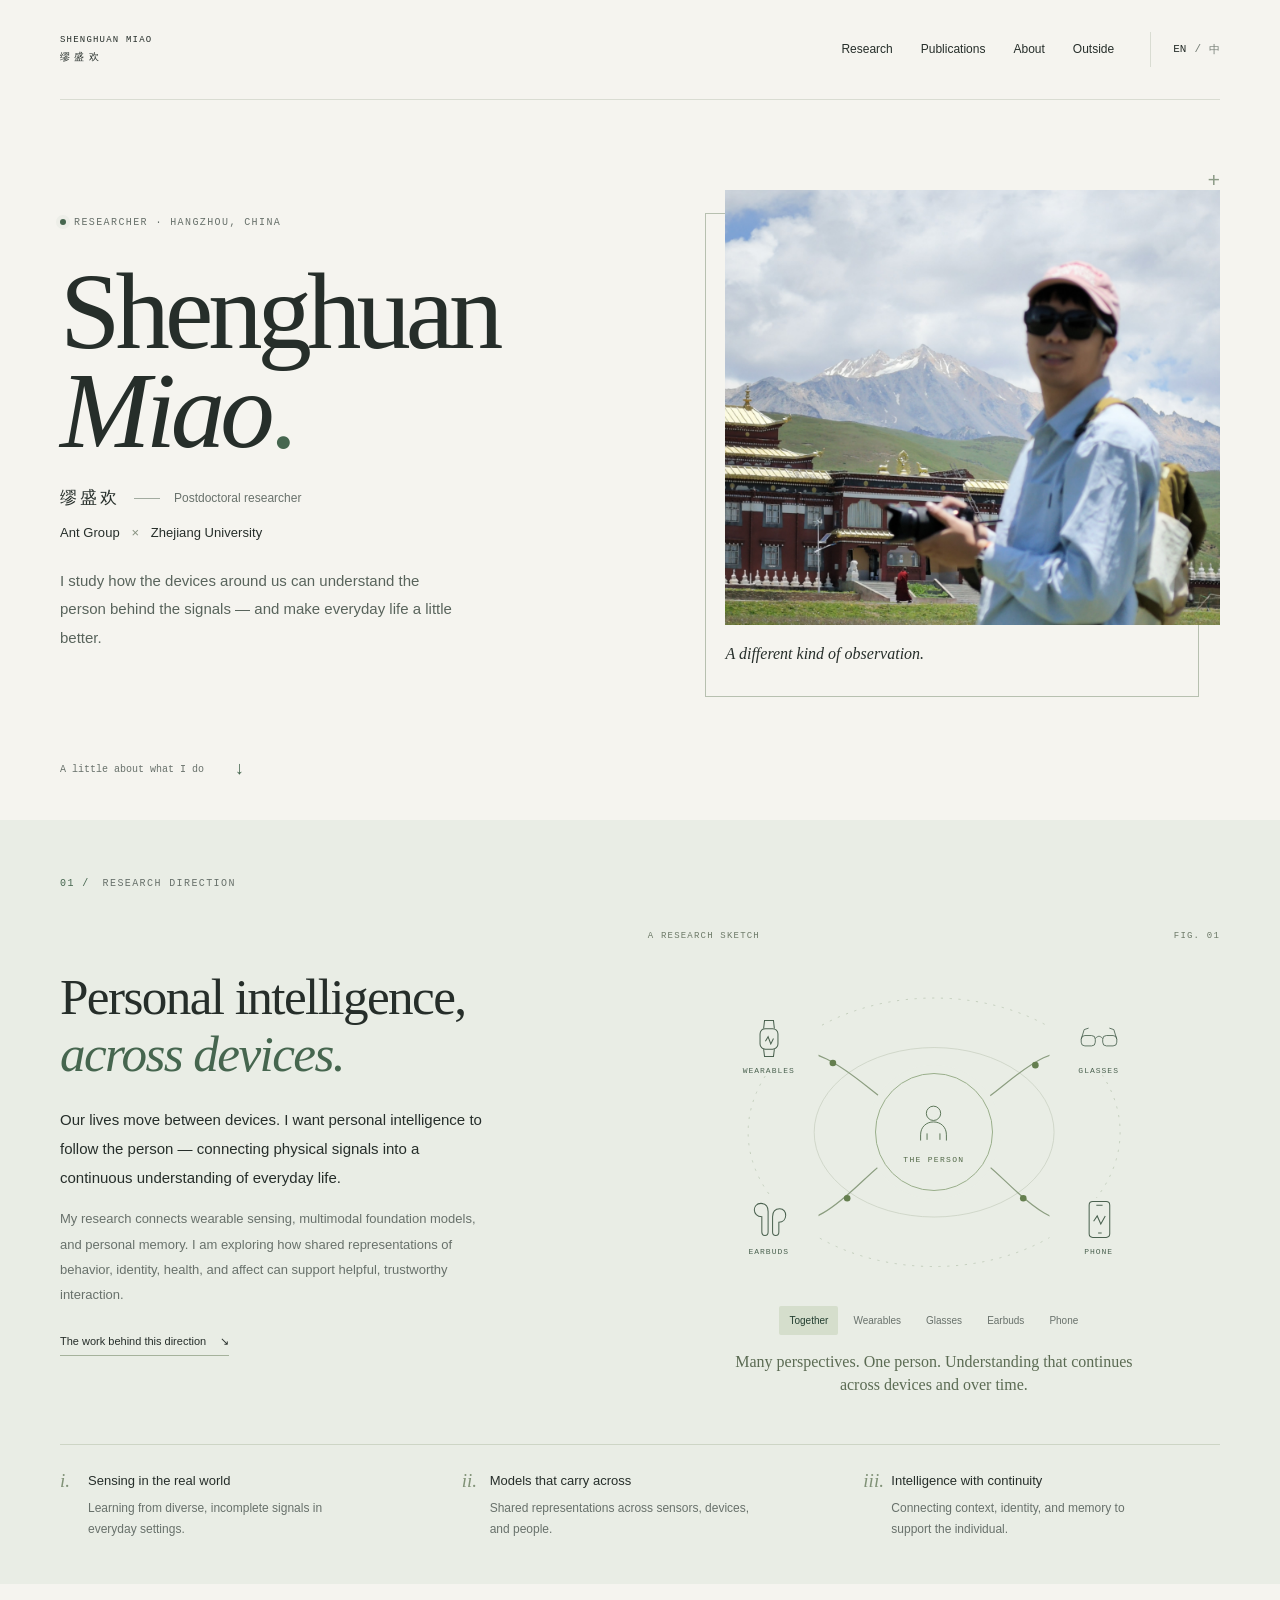
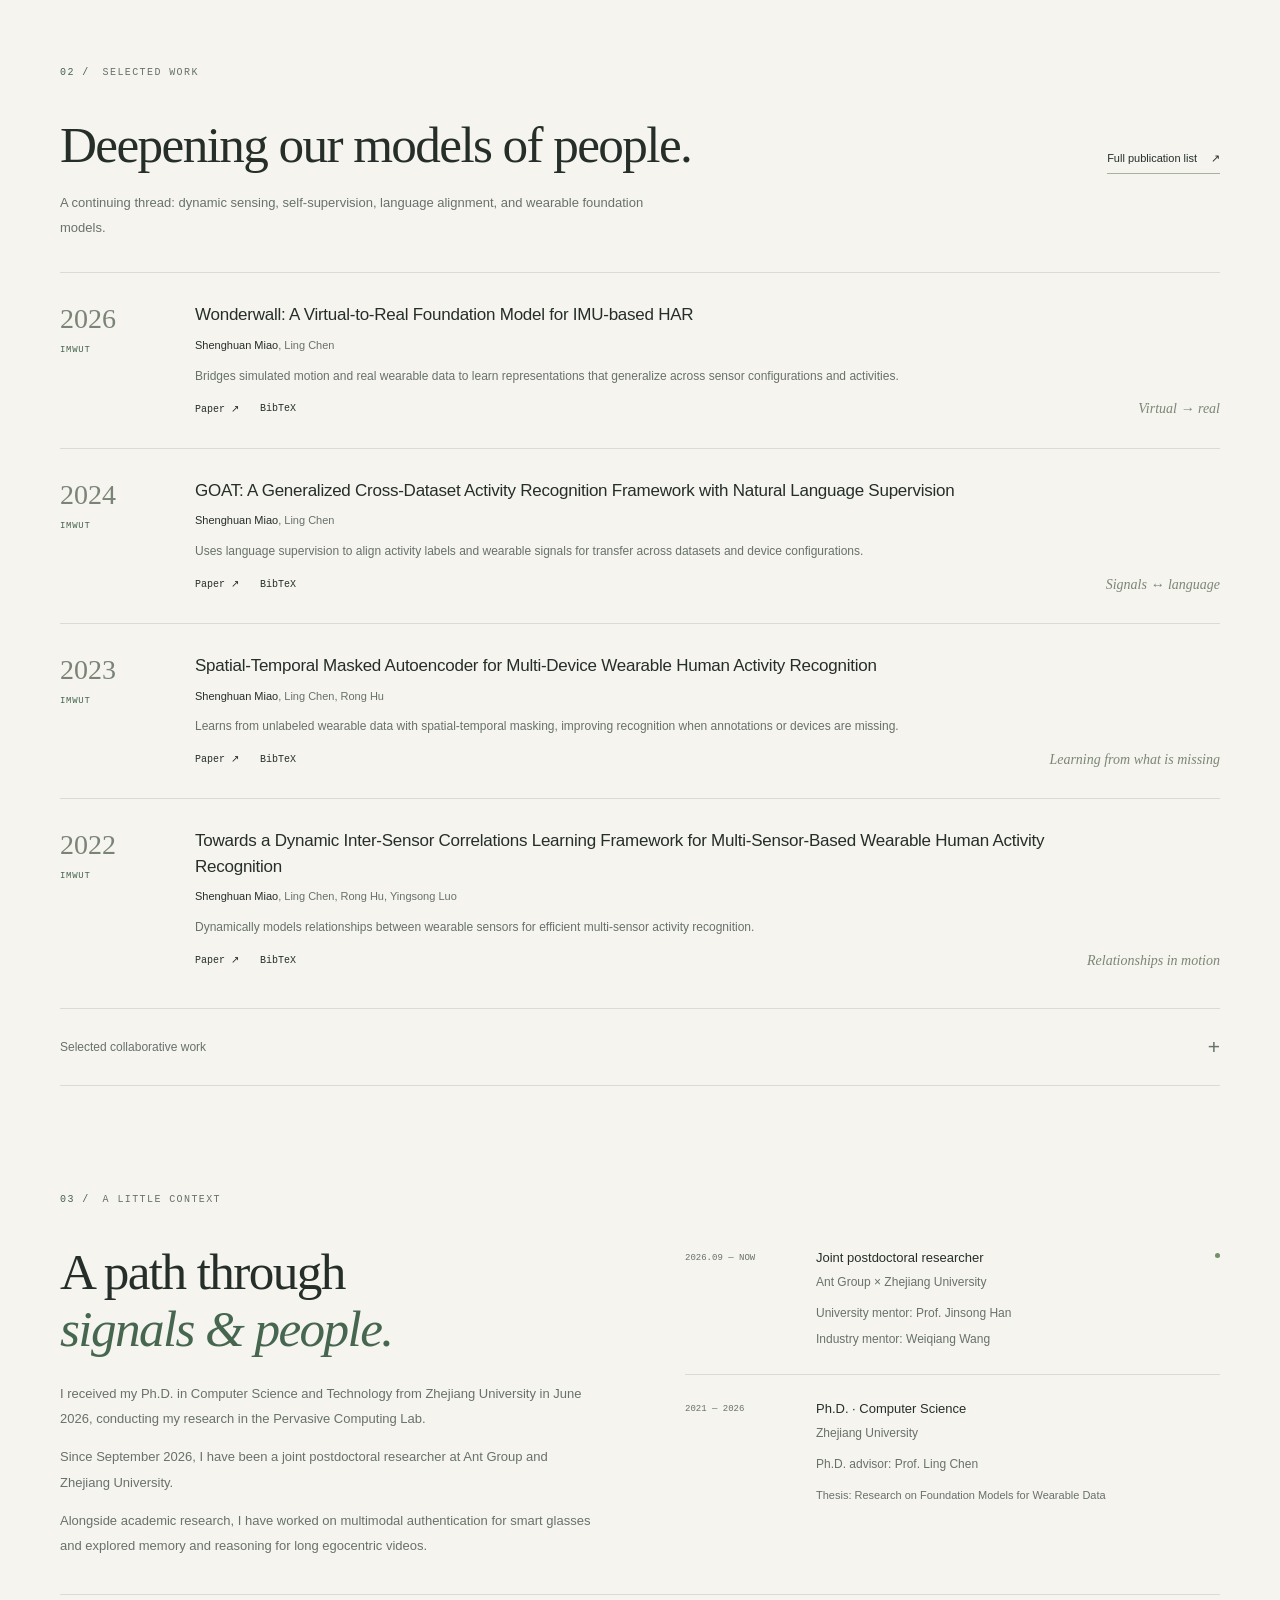
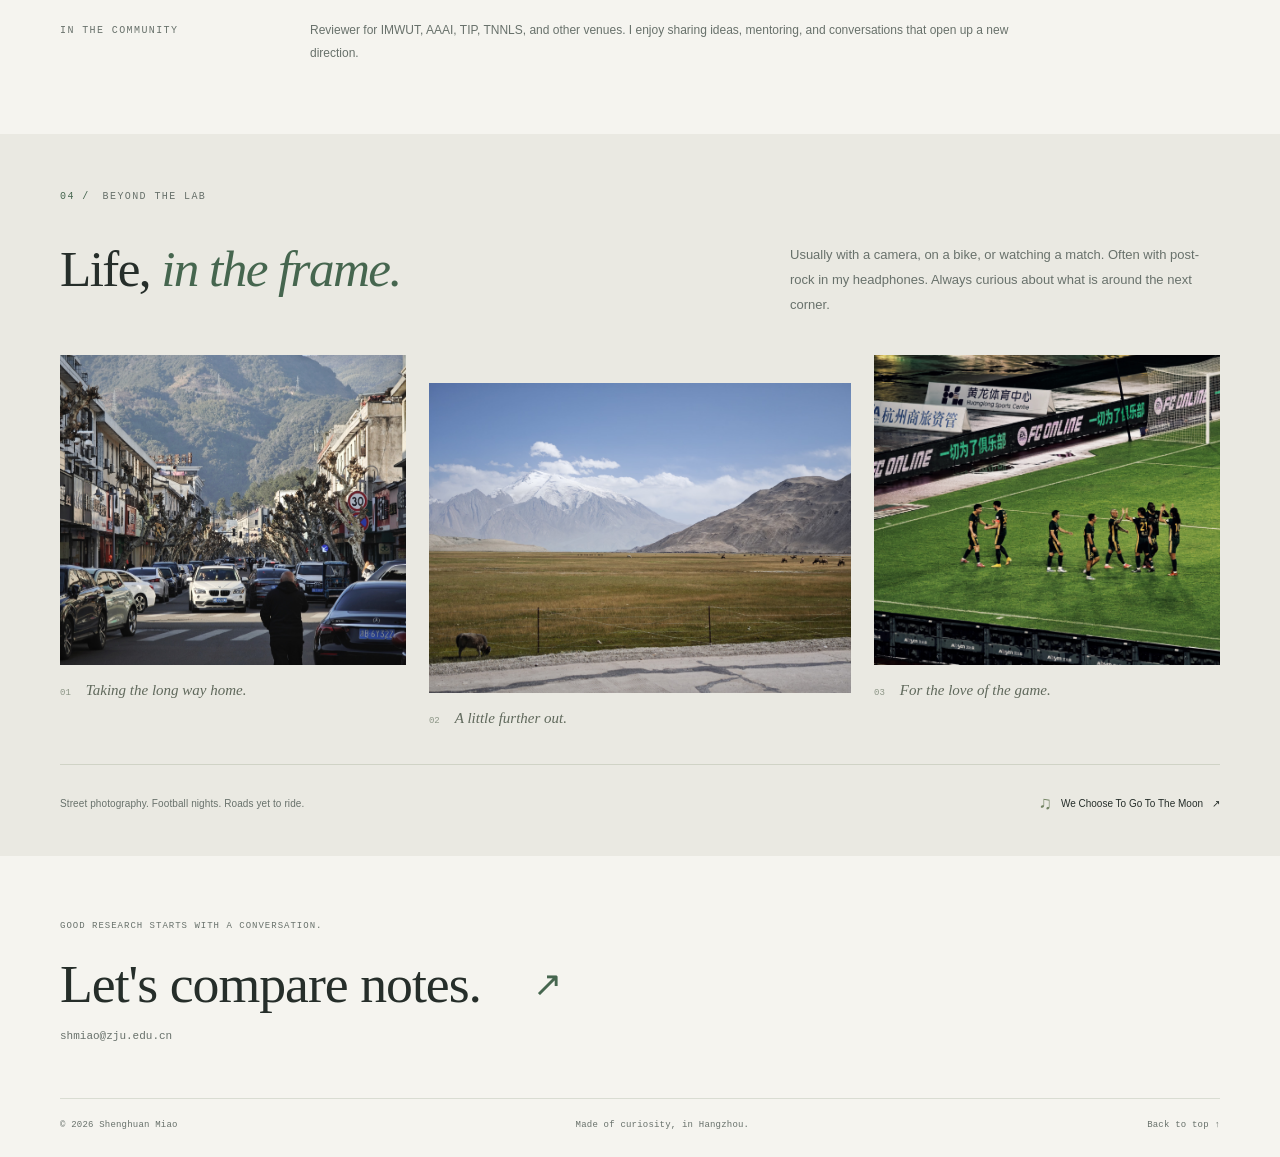
<file: index.html>
<!doctype html>
<html lang="en">
<head>
  <meta charset="utf-8">
  <meta name="viewport" content="width=device-width, initial-scale=1">
  <meta name="theme-color" content="#f5f4ef">
  <meta name="description" content="Shenghuan Miao — Postdoctoral researcher at Ant Group and Zhejiang University. Wearable sensing, multimodal foundation models, and personal intelligence across devices.">
  <title>Shenghuan Miao · Personal intelligence, across devices</title>
  <link rel="icon" href="assets/favicon.svg" type="image/svg+xml">
  <link rel="stylesheet" href="styles.css">
  <script src="publications.js" defer></script>
  <script src="site.js" defer></script>
</head>
<body>
  <a class="skip-link" href="#main" data-i18n="skip">Skip to content</a>
  <header class="site-header wrap">
    <a class="wordmark" href="#" aria-label="Shenghuan Miao, home"><span class="wordmark-name">SHENGHUAN MIAO<br><span lang="zh">缪盛欢</span></span></a>
    <nav aria-label="Main navigation">
      <a href="#research" data-i18n="navResearch">Research</a>
      <a href="#publications" data-i18n="navPapers">Publications</a>
      <a href="#about" data-i18n="navAbout">About</a>
      <a href="#outside" data-i18n="navOutside">Outside</a>
    </nav>
    <button class="language-switch" id="language-switch" type="button" aria-label="切换到中文"><span class="language-current">EN</span><span class="language-divider">/</span><span class="language-other">中</span></button>
  </header>

  <main id="main">
    <section class="hero wrap" aria-labelledby="hero-title">
      <div class="hero-copy">
        <p class="eyebrow"><span class="status-dot"></span><span data-i18n="heroLocation">RESEARCHER · HANGZHOU, CHINA</span></p>
        <h1 id="hero-title">Shenghuan<br><span>Miao</span><span class="name-period">.</span></h1>
        <p class="name-chinese"><span lang="zh">缪盛欢</span><span class="small-rule"></span><span data-i18n="heroRole">Postdoctoral researcher</span></p>
        <p class="affiliation" data-i18n="affiliation">Ant Group <span>×</span> Zhejiang University</p>
        <p class="hero-description" data-i18n="heroDescription">I study how the devices around us can understand the person behind the signals — and make everyday life a little better.</p>
      </div>
      <figure class="hero-figure">
        <div class="photo-corner" aria-hidden="true">+</div>
        <div class="hero-photo"><img src="assets/portrait-outdoors.jpg" alt="Shenghuan holding a camera outdoors, with snow-capped mountains and a temple in the background" width="3840" height="2160" fetchpriority="high" data-alt="heroPhotoAlt"></div>
        <figcaption><span class="photo-caption" data-i18n="heroCaption">A different kind of observation.</span></figcaption>
      </figure>
      <a class="scroll-cue" href="#research"><span data-i18n="heroScroll">A little about what I do</span><span aria-hidden="true">↓</span></a>
    </section>

    <section class="research-section" id="research" aria-labelledby="research-title">
      <div class="wrap">
        <div class="section-label"><span>01 /</span><span data-i18n="researchLabel">RESEARCH DIRECTION</span></div>
        <div class="research-grid">
          <div class="research-copy">
            <h2 id="research-title" data-i18n="researchTitle">Personal intelligence,<br><em>across devices.</em></h2>
            <p data-i18n="researchIntro">Our lives move between devices. I want personal intelligence to follow the person — connecting physical signals into a continuous understanding of everyday life.</p>
            <p class="research-secondary" data-i18n="researchDetail">My research connects wearable sensing, multimodal foundation models, and personal memory. I am exploring how shared representations of behavior, identity, health, and affect can support helpful, trustworthy interaction.</p>
            <a class="text-link research-link" href="#publications"><span data-i18n="researchLink">The work behind this direction</span><span aria-hidden="true">↘</span></a>
          </div>
          <div class="research-diagram" data-device="all">
            <div class="diagram-topline"><span data-i18n="diagramLabel">A RESEARCH SKETCH</span><span aria-hidden="true">FIG. 01</span></div>
            <div class="constellation" role="img" aria-label="Signals from wearable devices, glasses, earbuds and phones connect to a continuous understanding of the person" data-aria="diagramAria">
              <svg class="signal-lines" viewBox="0 0 520 330" aria-hidden="true">
                <ellipse cx="260" cy="172" rx="169" ry="122" class="orbit"/>
                <ellipse cx="260" cy="172" rx="109" ry="77" class="orbit orbit-inner"/>
                <path class="signal signal-watch" d="M110 94 C167 94 188 125 225 150"/>
                <path class="signal signal-glasses" d="M410 94 C350 94 335 125 295 150"/>
                <path class="signal signal-audio" d="M110 258 C168 258 187 217 225 191"/>
                <path class="signal signal-phone" d="M410 258 C350 258 333 217 295 191"/>
                <circle class="signal-point signal-watch" cx="168" cy="109" r="3"/>
                <circle class="signal-point signal-glasses" cx="352" cy="111" r="3"/>
                <circle class="signal-point signal-audio" cx="181" cy="232" r="3"/>
                <circle class="signal-point signal-phone" cx="341" cy="232" r="3"/>
              </svg>
              <div class="person-node"><svg viewBox="0 0 60 65" fill="none" aria-hidden="true"><circle cx="30" cy="19" r="10"/><path d="M12 57v-8c0-11 8-18 18-18s18 7 18 18v8M21 56v-9m18 9v-9"/></svg><span data-i18n="diagramPerson">THE PERSON</span></div>
              <div class="device-node watch-node"><svg viewBox="0 0 48 48" aria-hidden="true"><rect x="14" y="13" width="20" height="23" rx="6"/><path d="m18 13 1-9h10l1 9m-12 23 1 8h10l1-8m-10-9 3-5 3 8 3-6"/></svg><span data-i18n="deviceWatch">WEARABLES</span></div>
              <div class="device-node glasses-node"><svg viewBox="0 0 58 48" aria-hidden="true"><rect x="5" y="20" width="19" height="14" rx="5"/><rect x="34" y="20" width="19" height="14" rx="5"/><path d="M24 24c4-4 6-4 10 0M5 25l4-13 6-2m38 15-4-13-6-2"/></svg><span data-i18n="deviceGlasses">GLASSES</span></div>
              <div class="device-node audio-node"><svg viewBox="0 0 48 48" aria-hidden="true"><path d="M16 21c-11 0-11-15-1-15 6 0 8 4 8 9v23c0 5-7 5-7 0V21ZM35 27c10 0 10-15 1-15-6 0-8 4-8 9v17c0 5 7 5 7 0V27Z"/></svg><span data-i18n="deviceAudio">EARBUDS</span></div>
              <div class="device-node phone-node"><svg viewBox="0 0 48 48" aria-hidden="true"><rect x="13" y="4" width="23" height="40" rx="4"/><path d="M21 8h7M23 39h4m-9-13 4-6 4 9 5-9"/></svg><span data-i18n="devicePhone">PHONE</span></div>
            </div>
            <div class="device-controls" role="group" aria-label="Explore device perspectives">
              <button type="button" data-device-select="all" aria-pressed="true" data-i18n="filterAll">Together</button>
              <button type="button" data-device-select="watch" aria-pressed="false" data-i18n="filterWatch">Wearables</button>
              <button type="button" data-device-select="glasses" aria-pressed="false" data-i18n="filterGlasses">Glasses</button>
              <button type="button" data-device-select="audio" aria-pressed="false" data-i18n="filterAudio">Earbuds</button>
              <button type="button" data-device-select="phone" aria-pressed="false" data-i18n="filterPhone">Phone</button>
            </div>
            <p class="device-note" id="device-note" aria-live="polite">Many perspectives. One person. Understanding that continues across devices and over time.</p>
          </div>
        </div>
        <div class="research-themes">
          <div><span class="theme-index">i.</span><h3 data-i18n="themeOne">Sensing in the real world</h3><p data-i18n="themeOneText">Learning from diverse, incomplete signals in everyday settings.</p></div>
          <div><span class="theme-index">ii.</span><h3 data-i18n="themeTwo">Models that carry across</h3><p data-i18n="themeTwoText">Shared representations across sensors, devices, and people.</p></div>
          <div><span class="theme-index">iii.</span><h3 data-i18n="themeThree">Intelligence with continuity</h3><p data-i18n="themeThreeText">Connecting context, identity, and memory to support the individual.</p></div>
        </div>
      </div>
    </section>

    <section class="publications-section wrap" id="publications" aria-labelledby="publications-title">
      <div class="section-label"><span>02 /</span><span data-i18n="pubLabel">SELECTED WORK</span></div>
      <div class="section-heading-row"><h2 id="publications-title" data-i18n="pubTitle">Deepening our models of people.</h2><a class="text-link" href="https://scholar.google.com/citations?user=sgKMu1IAAAAJ" target="_blank" rel="noopener noreferrer"><span data-i18n="allPublications">Full publication list</span><span aria-hidden="true">↗</span></a></div>
      <p class="section-intro" data-i18n="pubIntro">A continuing thread: dynamic sensing, self-supervision, language alignment, and wearable foundation models.</p>
      <div id="selected-publications" class="publication-list"></div>
      <details class="collaborative-papers"><summary><span data-i18n="collaborativePapers">Selected collaborative work</span><span class="details-plus" aria-hidden="true">+</span></summary><div id="collaborative-publications" class="publication-list"></div></details>
      <noscript><p>Selected publications: <a href="https://doi.org/10.1145/3789688">Wonderwall (2026)</a> · <a href="https://doi.org/10.1145/3699736">GOAT (2024)</a> · <a href="https://doi.org/10.1145/3631415">STMAE (2023)</a> · <a href="https://doi.org/10.1145/3550331">DynamicWHAR (2022)</a>.</p></noscript>
    </section>

    <section class="about-section wrap" id="about" aria-labelledby="about-title">
      <div class="section-label"><span>03 /</span><span data-i18n="aboutLabel">A LITTLE CONTEXT</span></div>
      <div class="about-grid">
        <div class="about-copy"><h2 id="about-title" data-i18n="aboutTitle">A path through<br><em>signals & people.</em></h2><p data-i18n="aboutIntro">I received my Ph.D. in Computer Science and Technology from Zhejiang University in June 2026, conducting my research in the Pervasive Computing Lab.</p><p data-i18n="aboutCurrent">Since September 2026, I have been a joint postdoctoral researcher at Ant Group and Zhejiang University.</p><p data-i18n="aboutPractice">Alongside academic research, I have worked on multimodal authentication for smart glasses and explored memory and reasoning for long egocentric videos.</p></div>
        <div class="journey">
          <div class="journey-row"><span class="journey-date">2026.09 — <span data-i18n="present">NOW</span></span><div><h3 data-i18n="postdoc">Joint postdoctoral researcher</h3><p data-i18n="postdocOrg">Ant Group × Zhejiang University</p><p class="journey-detail" data-i18n="postdocUniversityMentor">University mentor: Prof. Jinsong Han</p><p class="journey-detail" data-i18n="postdocIndustryMentor">Industry mentor: Weiqiang Wang</p></div><span class="current-marker" aria-label="Current position"></span></div>
          <div class="journey-row"><span class="journey-date">2021 — 2026</span><div><h3 data-i18n="phd">Ph.D. · Computer Science</h3><p data-i18n="zju">Zhejiang University</p><p class="journey-detail" data-i18n="phdAdvisor">Ph.D. advisor: Prof. Ling Chen</p><p class="journey-detail" data-i18n="thesis">Thesis: Research on Foundation Models for Wearable Data</p></div></div>
        </div>
      </div>
      <div class="service-strip"><span class="mono" data-i18n="serviceLabel">IN THE COMMUNITY</span><p data-i18n="serviceText">Reviewer for IMWUT, AAAI, TIP, TNNLS, and other venues. I enjoy sharing ideas, mentoring, and conversations that open up a new direction.</p></div>
    </section>

    <section class="outside-section" id="outside" aria-labelledby="outside-title">
      <div class="wrap">
        <div class="section-label"><span>04 /</span><span data-i18n="outsideLabel">BEYOND THE LAB</span></div>
        <div class="outside-heading"><h2 id="outside-title" data-i18n="outsideTitle">Life, <em>in the frame.</em></h2><p data-i18n="outsideIntro">Usually with a camera, on a bike, or watching a match. Often with post-rock in my headphones. Always curious about what is around the next corner.</p></div>
        <div class="photo-journal">
          <figure><div class="journal-image"><img src="assets/street.jpeg" alt="A street leading toward the mountains" data-alt="streetAlt" width="1686" height="2475" loading="lazy"></div><figcaption><span>01</span><span data-i18n="streetCaption">Taking the long way home.</span></figcaption></figure>
          <figure><div class="journal-image"><img src="assets/mountains-clear.jpg" alt="Snow-covered mountains above a green plain" data-alt="mountainsAlt" width="4096" height="3072" loading="lazy"></div><figcaption><span>02</span><span data-i18n="mountainsCaption">A little further out.</span></figcaption></figure>
          <figure><div class="journal-image"><img src="assets/football-clear.jpg" alt="Football players on a green pitch, seen from the stands" data-alt="footballAlt" width="3072" height="4080" loading="lazy"></div><figcaption><span>03</span><span data-i18n="footballCaption">For the love of the game.</span></figcaption></figure>
        </div>
        <div class="outside-bottom"><span class="personal-note" data-i18n="personalNote">Street photography. Football nights. Roads yet to ride.</span><a class="text-link" href="https://open.spotify.com/search/We%20Choose%20To%20Go%20To%20The%20Moon" target="_blank" rel="noopener noreferrer"><span class="music-mark" aria-hidden="true">♫</span><span>We Choose To Go To The Moon</span><span aria-hidden="true">↗</span></a></div>
      </div>
    </section>

    <footer class="site-footer wrap">
      <div><span class="eyebrow" data-i18n="contactLabel">GOOD RESEARCH STARTS WITH A CONVERSATION.</span><a class="contact-title" href="mailto:shmiao@zju.edu.cn"><span data-i18n="contactTitle">Let's compare notes.</span><span aria-hidden="true">↗</span></a><p>shmiao@zju.edu.cn</p></div>
      <div class="footer-bottom"><span>© <span id="copyright-year">2026</span> Shenghuan Miao</span><span data-i18n="footerNote">Made of curiosity, in Hangzhou.</span><a href="#" data-i18n="backToTop">Back to top ↑</a></div>
    </footer>
  </main>

  <dialog id="citation-dialog" aria-labelledby="citation-title"><div class="dialog-heading"><h2 id="citation-title">BibTeX</h2><button id="close-citation" type="button" aria-label="Close citation">×</button></div><pre id="citation-content" tabindex="0"></pre><div class="dialog-actions"><button id="copy-citation" class="solid-button" type="button" data-i18n="copyCitation">Copy citation</button><span id="copy-status" role="status"></span></div></dialog>
</body>
</html>
</file>
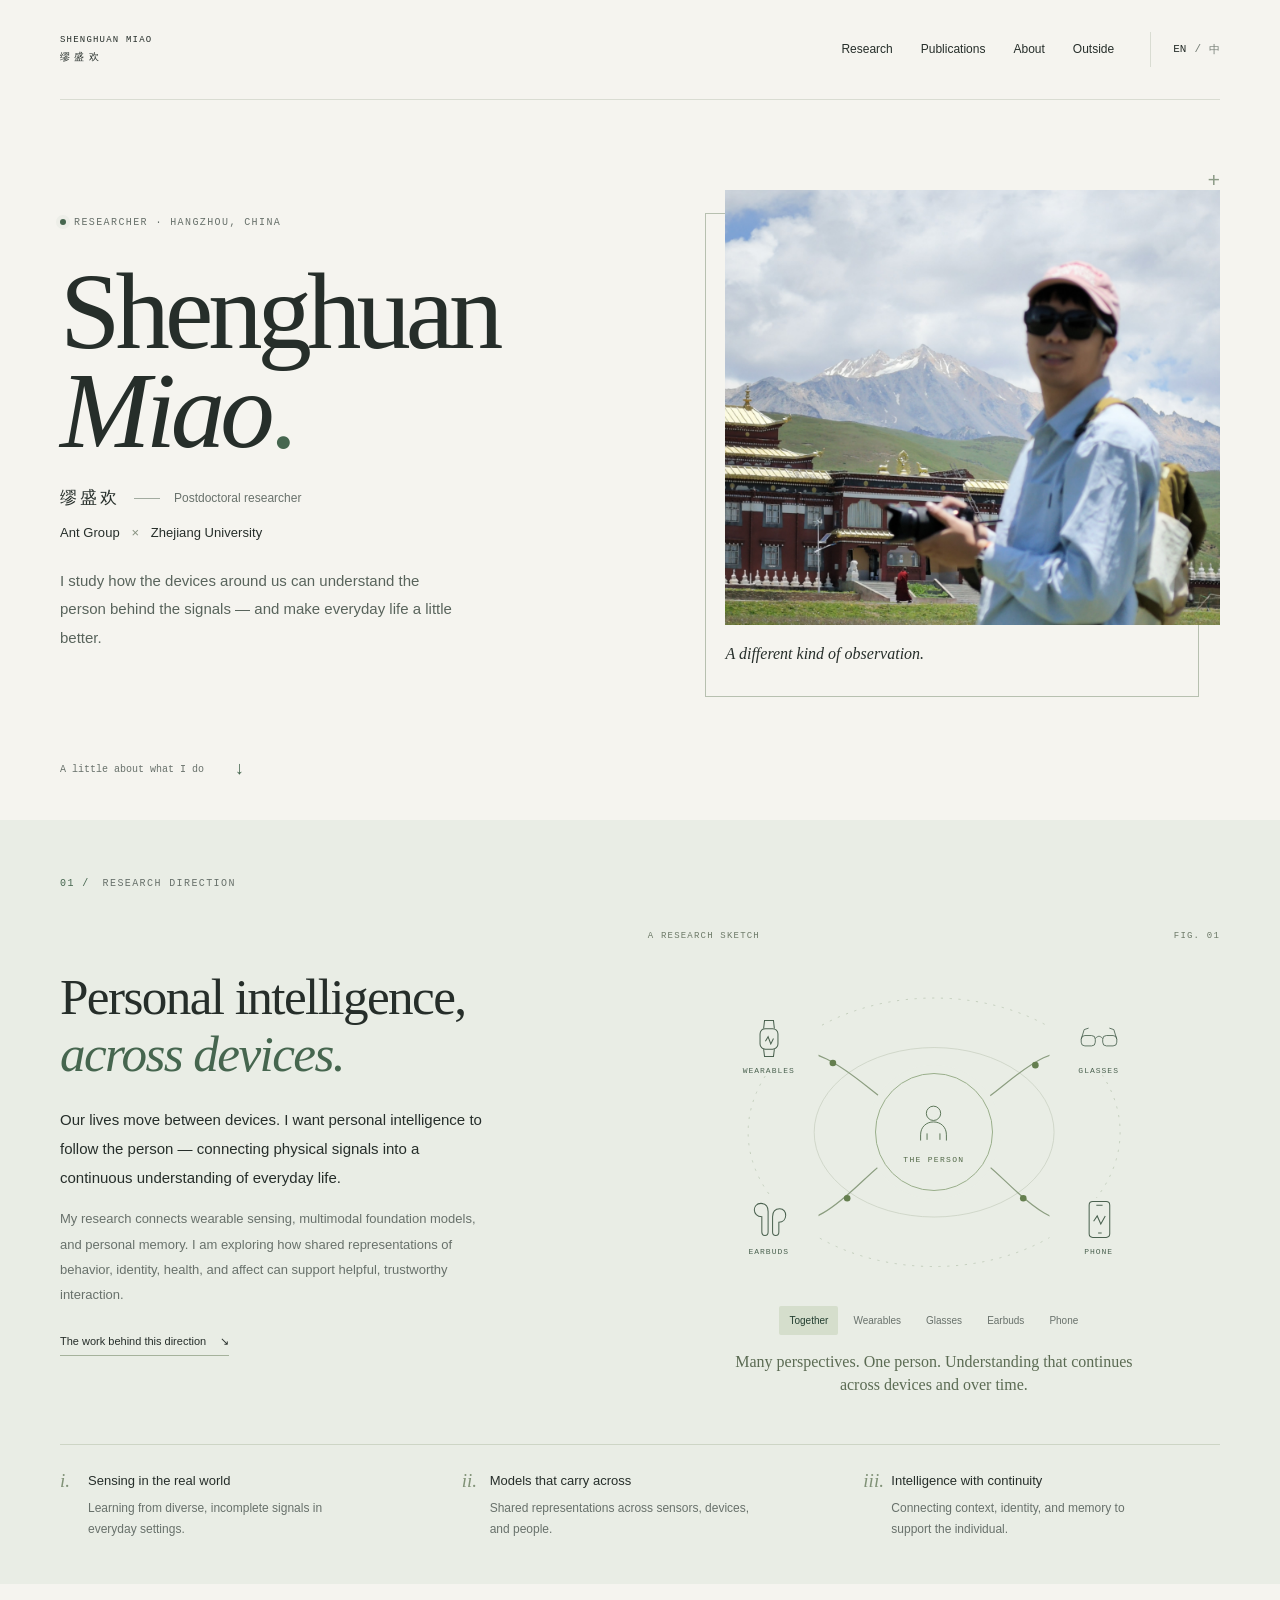
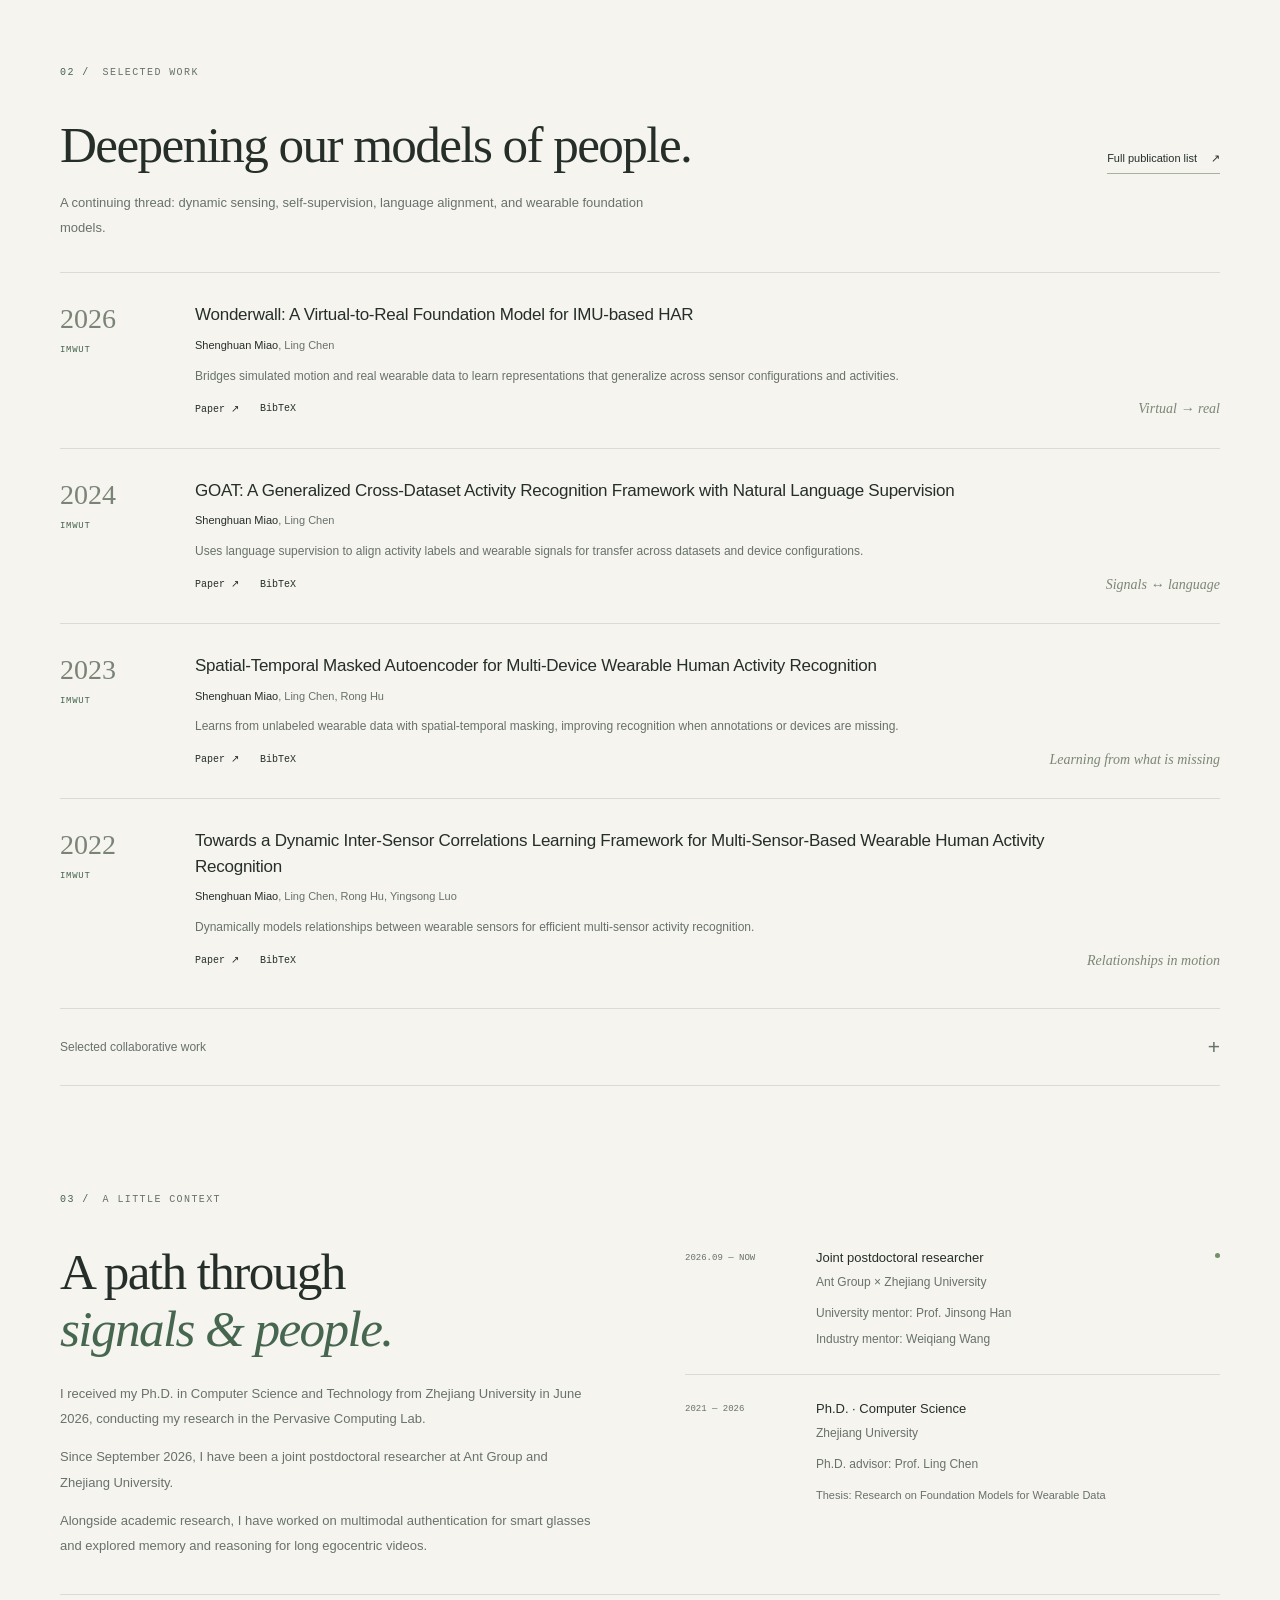
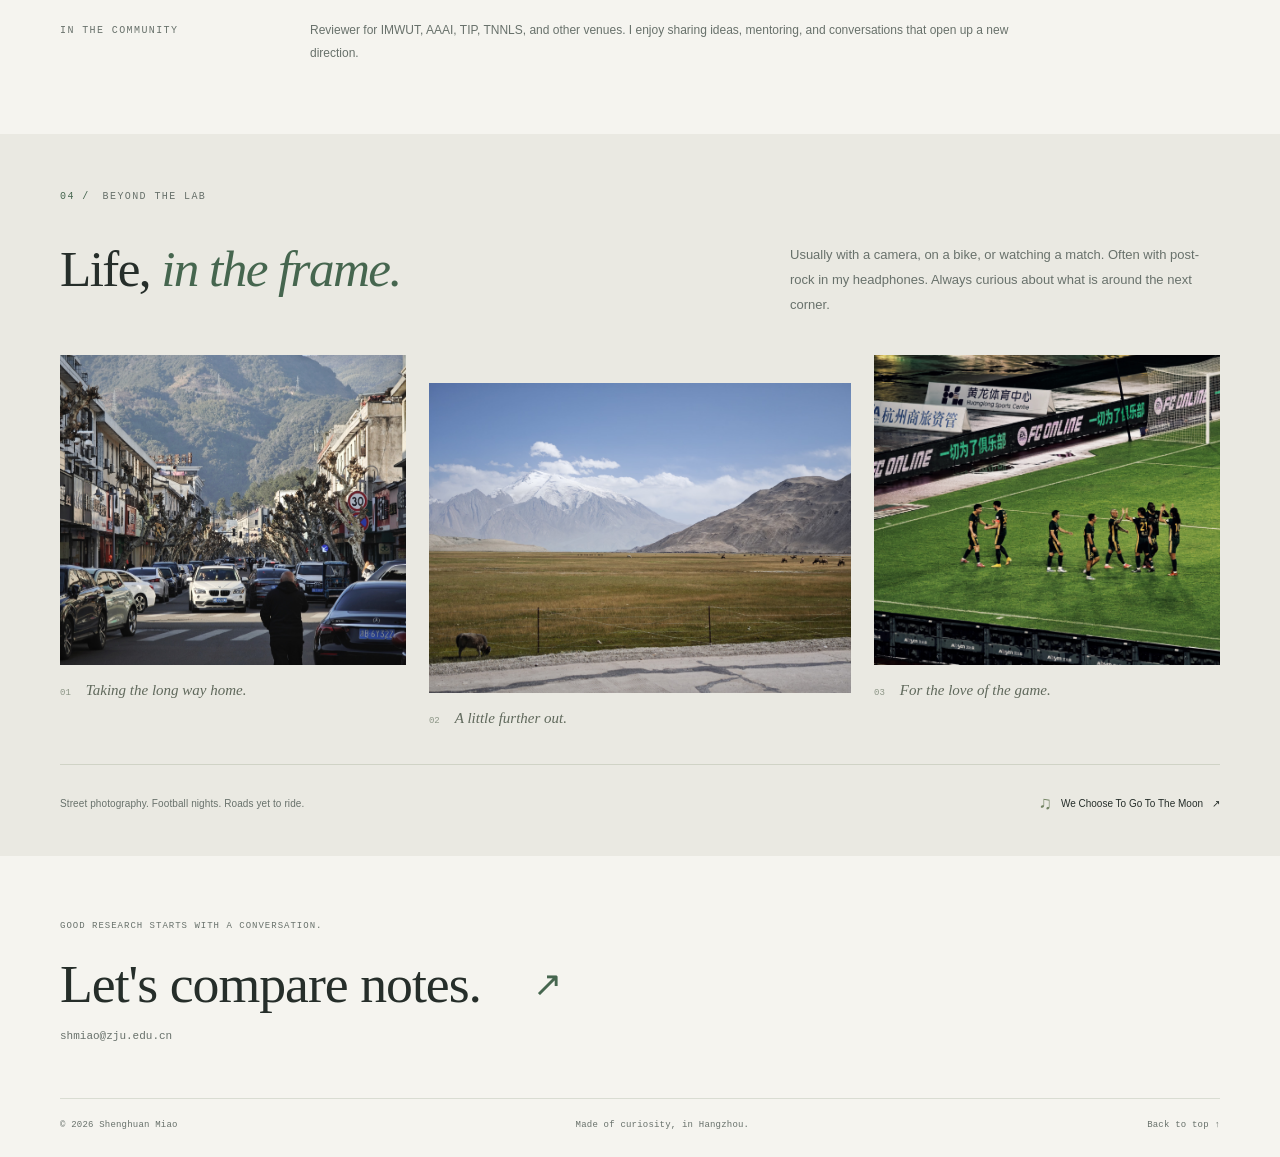
<file: about/index.html>
<!doctype html>
<html lang="en"><head><meta charset="utf-8"><meta name="viewport" content="width=device-width, initial-scale=1"><meta http-equiv="refresh" content="0; url=/#about"><link rel="canonical" href="https://wdkhuans.github.io/#about"><title>Shenghuan Miao</title></head><body><p><a href="/#about">Continue to Shenghuan Miao’s homepage.</a></p></body></html>
</file>
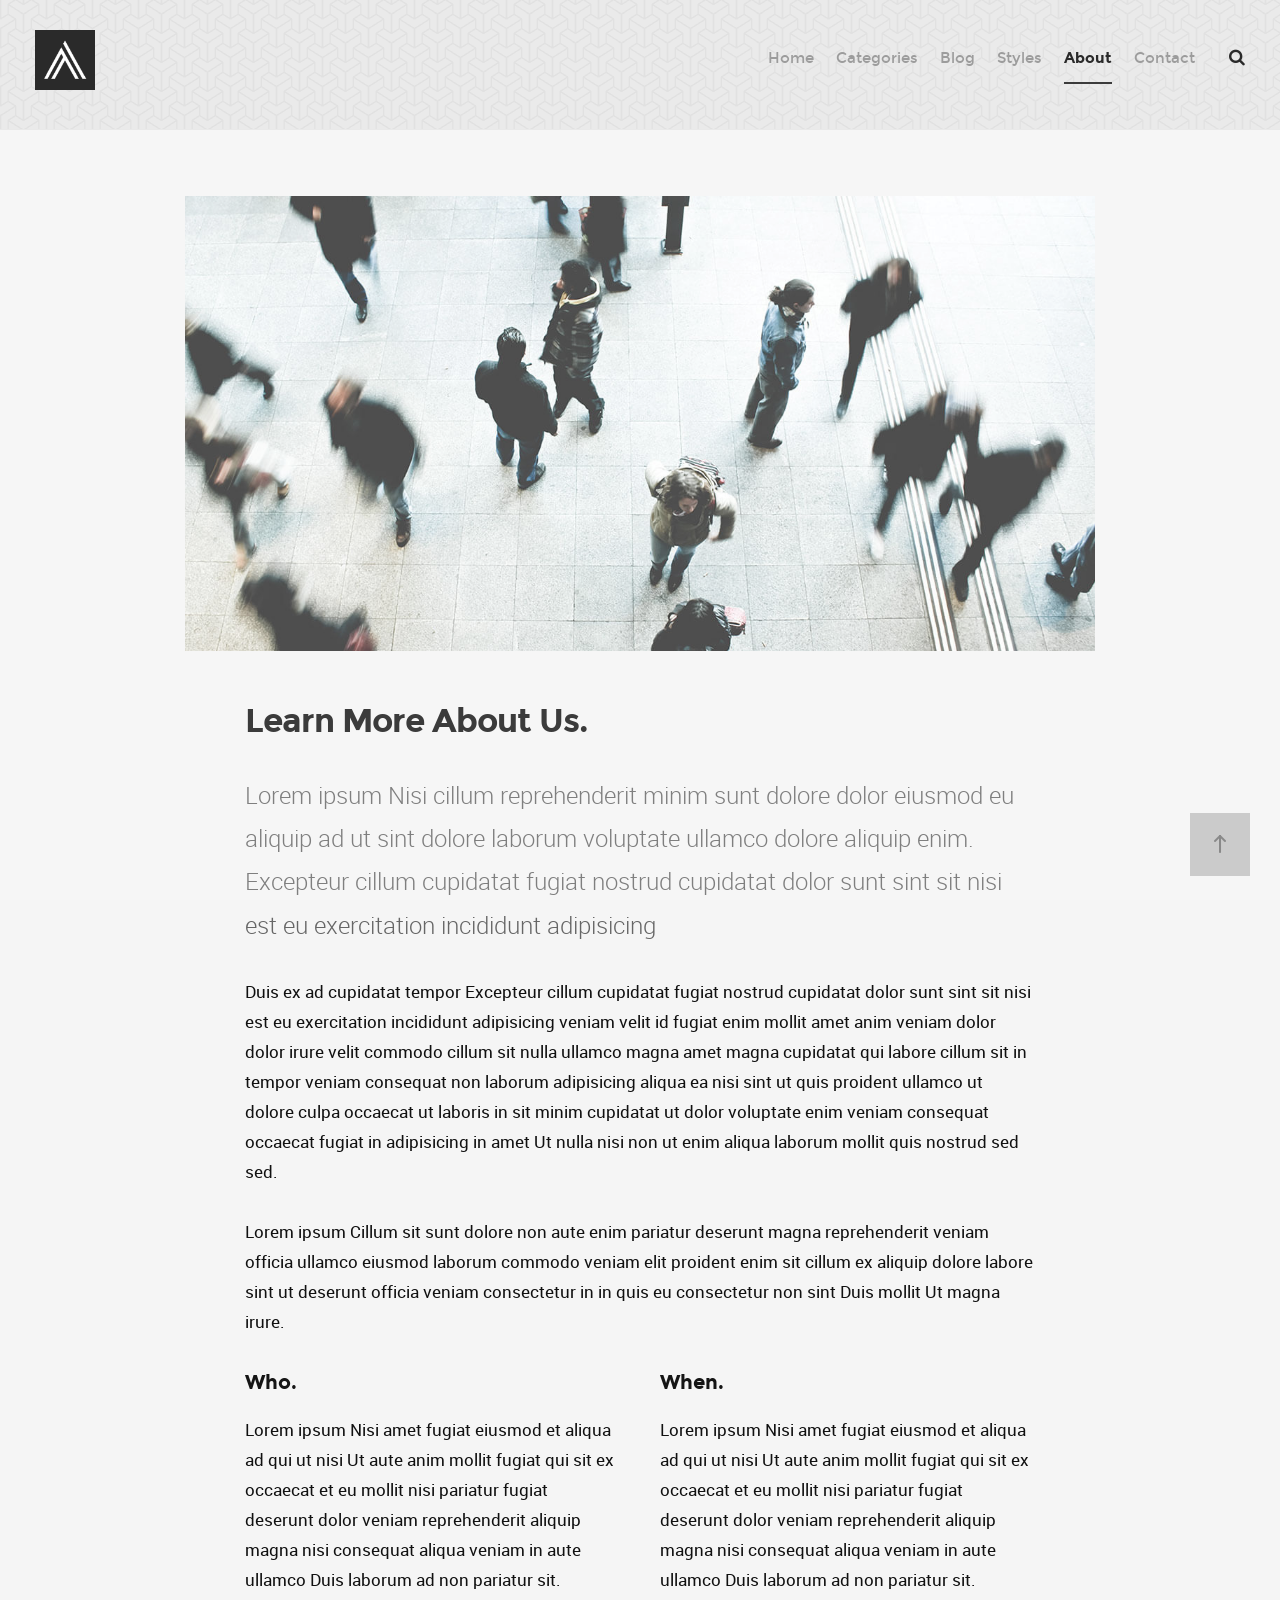
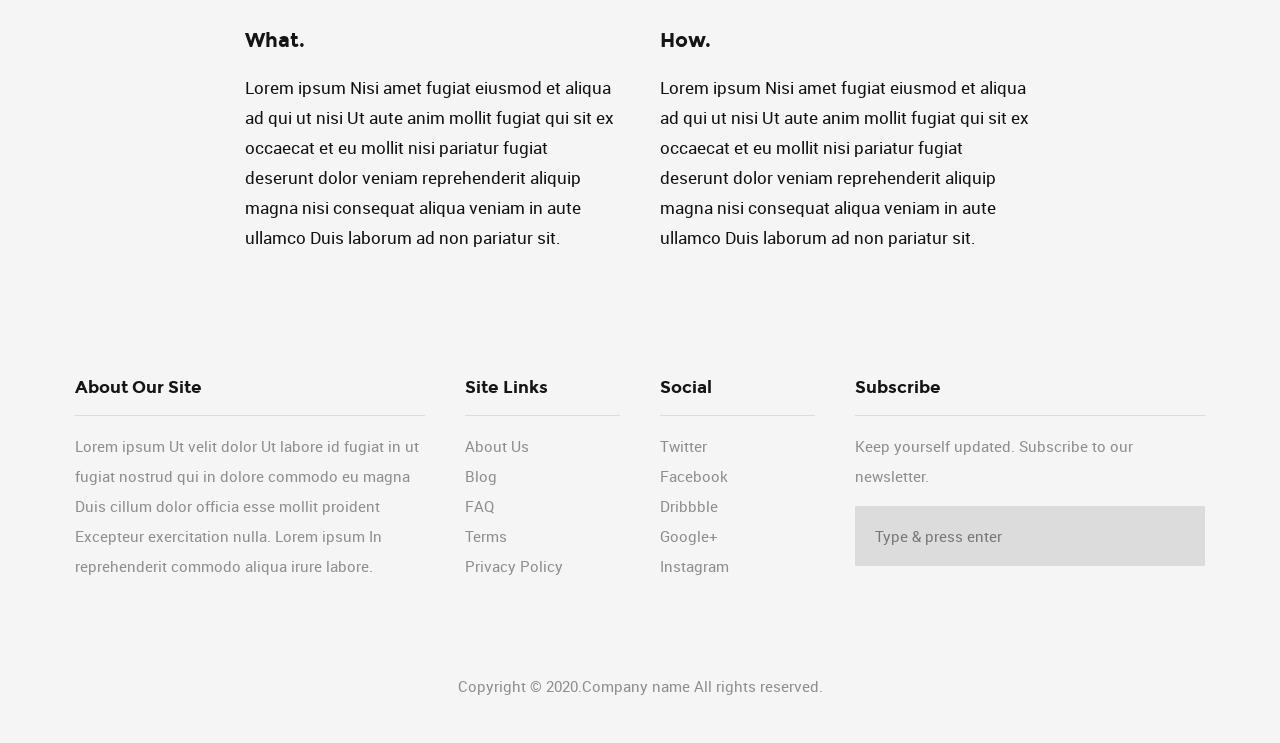
<file: blog/about.html>
<!DOCTYPE html>
<!--[if IE 8 ]><html class="no-js oldie ie8" lang="en"> <![endif]-->
<!--[if IE 9 ]><html class="no-js oldie ie9" lang="en"> <![endif]-->
<!--[if (gte IE 9)|!(IE)]><!--><html class="no-js" lang="en"> <!--<![endif]-->
<head>

   <!--- basic page needs
   ================================================== -->
   <meta charset="utf-8">
	<title>Abstract</title>
	<meta name="description" content="">  
	<meta name="author" content="">

   <!-- mobile specific metas
   ================================================== -->
	<meta name="viewport" content="width=device-width, initial-scale=1, maximum-scale=1">

 	<!-- CSS
   ================================================== -->
   <link rel="stylesheet" href="css/base.css">
   <link rel="stylesheet" href="css/vendor.css">  
   <link rel="stylesheet" href="css/main.css">
        

   <!-- script
   ================================================== -->
	<script src="js/modernizr.js"></script>
	<script src="js/pace.min.js"></script>

   <!-- favicons
	================================================== -->
	<link rel="shortcut icon" href="favicon.ico" type="image/x-icon">
	<link rel="icon" href="favicon.ico" type="image/x-icon">

</head>

<body id="top">

	<!-- header 
   ================================================== -->
   <header class="short-header">   

   	<div class="gradient-block"></div>	

   	<div class="row header-content">

   		<div class="logo">
	         <a href="index.html">Author</a>
	      </div>

	   	<nav id="main-nav-wrap">
				<ul class="main-navigation sf-menu">
					<li><a href="index.html" title="">Home</a></li>									
					<li class="has-children">
						<a href="category.html" title="">Categories</a>
						<ul class="sub-menu">
			            <li><a href="category.html">Wordpress</a></li>
			            <li><a href="category.html">HTML</a></li>
			            <li><a href="category.html">Photography</a></li>
			            <li><a href="category.html">UI</a></li>
			            <li><a href="category.html">Mockups</a></li>
			            <li><a href="category.html">Branding</a></li>
			         </ul>
					</li>
					<li class="has-children">
						<a href="single-standard.html" title="">Blog</a>
						<ul class="sub-menu">
			            <li><a href="single-video.html">Video Post</a></li>
			            <li><a href="single-audio.html">Audio Post</a></li>
			            <li><a href="single-gallery.html">Gallery Post</a></li>
			            <li><a href="single-standard.html">Standard Post</a></li>
			         </ul>
					</li>
					<li><a href="style-guide.html" title="">Styles</a></li>
					<li class="current"><a href="about.html" title="">About</a></li>	
					<li><a href="contact.html" title="">Contact</a></li>										
				</ul>
			</nav> <!-- end main-nav-wrap -->

			<div class="search-wrap">
				
				<form role="search" method="get" class="search-form" action="#">
					<label>
						<span class="hide-content">Search for:</span>
						<input type="search" class="search-field" placeholder="Type Your Keywords" value="" name="s" title="Search for:" autocomplete="off">
					</label>
					<input type="submit" class="search-submit" value="Search">
				</form>

				<a href="#" id="close-search" class="close-btn">Close</a>

			</div> <!-- end search wrap -->	

			<div class="triggers">
				<a class="search-trigger" href="#"><i class="fa fa-search"></i></a>
				<a class="menu-toggle" href="#"><span>Menu</span></a>
			</div> <!-- end triggers -->	
   		
   	</div>     		
   	
   </header> <!-- end header -->


   <!-- content
   ================================================== -->
   <section id="content-wrap" class="site-page">
   	<div class="row">
   		<div class="col-twelve">

   			<section>  

   				<div class="content-media">						
						<img src="images/thumbs/about-us.jpg">						  
					</div>

					<div class="primary-content">

						<h1 class="entry-title add-bottom">Learn More About Us.</h1>	

						<p class="lead">Lorem ipsum Nisi cillum reprehenderit minim sunt dolore dolor eiusmod eu aliquip ad ut sint dolore laborum voluptate ullamco dolore aliquip enim. Excepteur cillum cupidatat fugiat nostrud cupidatat dolor sunt sint sit nisi est eu exercitation incididunt adipisicing</p> 

						<p>Duis ex ad cupidatat tempor Excepteur cillum cupidatat fugiat nostrud cupidatat dolor sunt sint sit nisi est eu exercitation incididunt adipisicing veniam velit id fugiat enim mollit amet anim veniam dolor dolor irure velit commodo cillum sit nulla ullamco magna amet magna cupidatat qui labore cillum sit in tempor veniam consequat non laborum adipisicing aliqua ea nisi sint ut quis proident ullamco ut dolore culpa occaecat ut laboris in sit minim cupidatat ut dolor voluptate enim veniam consequat occaecat fugiat in adipisicing in amet Ut nulla nisi non ut enim aliqua laborum mollit quis nostrud sed sed.</p>

						<p>Lorem ipsum Cillum sit sunt dolore non aute enim pariatur deserunt magna reprehenderit veniam officia ullamco eiusmod laborum commodo veniam elit proident enim sit cillum ex aliquip dolore labore sint ut deserunt officia veniam consectetur in in quis eu consectetur non sint Duis mollit Ut magna irure.</p>

						<div class="row block-1-2 block-tab-full">
							<div class="bgrid">
								<h3>Who.</h3>
								<p>Lorem ipsum Nisi amet fugiat eiusmod et aliqua ad qui ut nisi Ut aute anim mollit fugiat qui sit ex occaecat et eu mollit nisi pariatur fugiat deserunt dolor veniam reprehenderit aliquip magna nisi consequat aliqua veniam in aute ullamco Duis laborum ad non pariatur sit.</p>
							</div>

							<div class="bgrid">
								<h3>When.</h3>
								<p>Lorem ipsum Nisi amet fugiat eiusmod et aliqua ad qui ut nisi Ut aute anim mollit fugiat qui sit ex occaecat et eu mollit nisi pariatur fugiat deserunt dolor veniam reprehenderit aliquip magna nisi consequat aliqua veniam in aute ullamco Duis laborum ad non pariatur sit.</p>
							</div>

							<div class="bgrid">
								<h3>What.</h3>
								<p>Lorem ipsum Nisi amet fugiat eiusmod et aliqua ad qui ut nisi Ut aute anim mollit fugiat qui sit ex occaecat et eu mollit nisi pariatur fugiat deserunt dolor veniam reprehenderit aliquip magna nisi consequat aliqua veniam in aute ullamco Duis laborum ad non pariatur sit.</p>
							</div>

							<div class="bgrid">
								<h3>How.</h3>
								<p>Lorem ipsum Nisi amet fugiat eiusmod et aliqua ad qui ut nisi Ut aute anim mollit fugiat qui sit ex occaecat et eu mollit nisi pariatur fugiat deserunt dolor veniam reprehenderit aliquip magna nisi consequat aliqua veniam in aute ullamco Duis laborum ad non pariatur sit.</p>
							</div>

						</div>

					</div>						

				</section>  		

			</div> <!-- end col-twelve -->
   	</div> <!-- end row -->
		
   </section> <!-- end content -->

   
   <!-- footer
   ================================================== -->
   <footer>

   	<div class="footer-main">

   		<div class="row">  

	      	<div class="col-four tab-full mob-full footer-info">            

	            <h4>About Our Site</h4>

	               <p>
		          	Lorem ipsum Ut velit dolor Ut labore id fugiat in ut fugiat nostrud qui in dolore commodo eu magna Duis cillum dolor officia esse mollit proident Excepteur exercitation nulla. Lorem ipsum In reprehenderit commodo aliqua irure labore.
		          	</p>

		      </div> <!-- end footer-info -->

	      	<div class="col-two tab-1-3 mob-1-2 site-links">

	      		<h4>Site Links</h4>

	      		<ul>
	      			<li><a href="#">About Us</a></li>
						<li><a href="#">Blog</a></li>
						<li><a href="#">FAQ</a></li>
						<li><a href="#">Terms</a></li>
						<li><a href="#">Privacy Policy</a></li>
					</ul>

	      	</div> <!-- end site-links -->  

	      	<div class="col-two tab-1-3 mob-1-2 social-links">

	      		<h4>Social</h4>

	      		<ul>
	      			<li><a href="#">Twitter</a></li>
						<li><a href="#">Facebook</a></li>
						<li><a href="#">Dribbble</a></li>
						<li><a href="#">Google+</a></li>
						<li><a href="#">Instagram</a></li>
					</ul>
	      	           	
	      	</div> <!-- end social links --> 

	      	<div class="col-four tab-1-3 mob-full footer-subscribe">

	      		<h4>Subscribe</h4>

	      		<p>Keep yourself updated. Subscribe to our newsletter.</p>

	      		<div class="subscribe-form">
	      	
	      			<form id="mc-form" class="group" novalidate="true">

							<input type="email" value="" name="dEmail" class="email" id="mc-email" placeholder="Type &amp; press enter" required=""> 
	   		
			   			<input type="submit" name="subscribe" >
		   	
		   				<label for="mc-email" class="subscribe-message"></label>
			
						</form>

	      		</div>	      		
	      	           	
	      	</div> <!-- end subscribe -->         

	      </div> <!-- end row -->

   	</div> <!-- end footer-main -->

      <div class="footer-bottom">
      	<div class="row">

      		<div class="col-twelve">
	      		<div class="copyright">
		         	<span>Copyright &copy; 2020.Company name All rights reserved.</span> 
		         </div>

		         <div id="go-top">
		            <a class="smoothscroll" title="Back to Top" href="#top"><i class="icon icon-arrow-up"></i></a>
		         </div>         
	      	</div>

      	</div> 
      </div> <!-- end footer-bottom -->  

   </footer>  

   <div id="preloader"> 
    	<div id="loader"></div>
   </div> 

   <!-- Java Script
   ================================================== --> 
   <script src="js/jquery-2.1.3.min.js"></script>
   <script src="js/plugins.js"></script>
   <script src="js/main.js"></script>

</body>

</html>
</file>
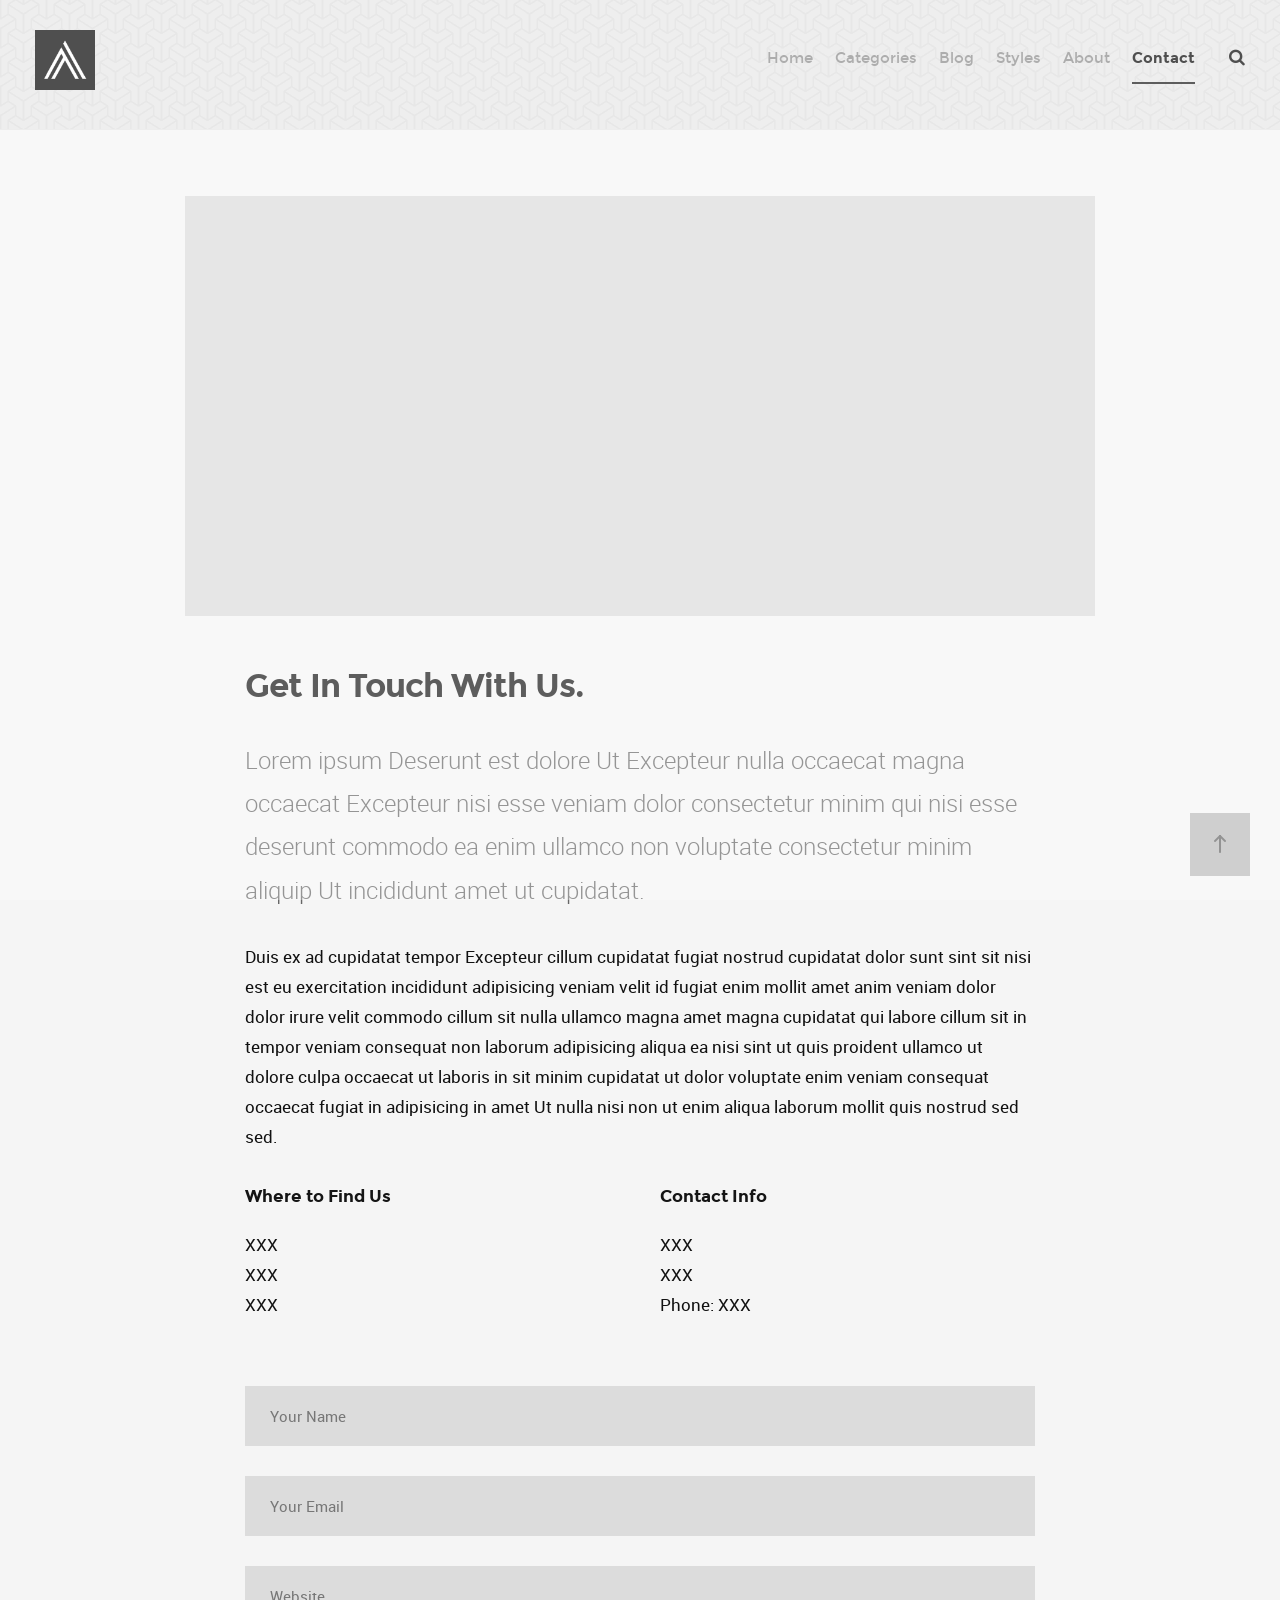
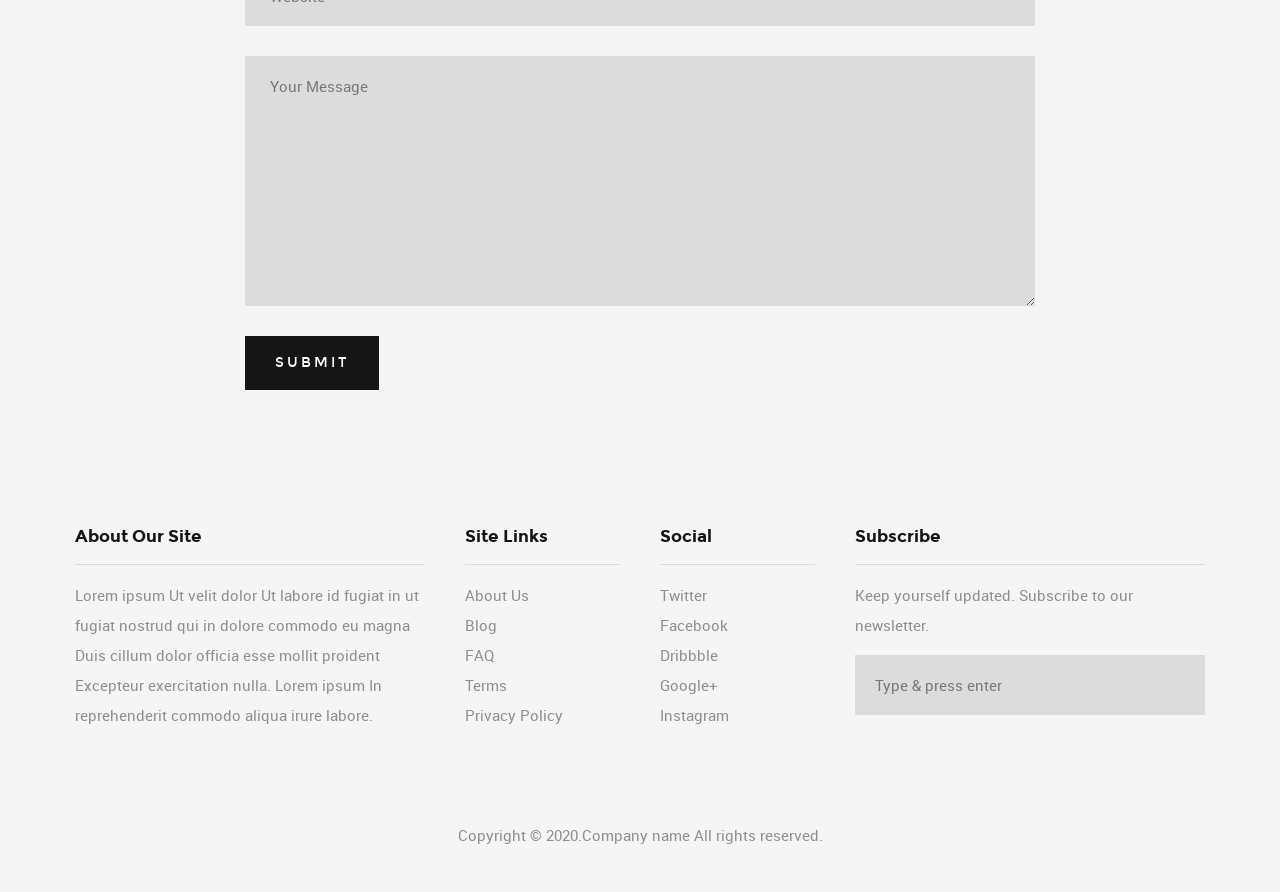
<file: blog/contact.html>
<!DOCTYPE html>
<!--[if IE 8 ]><html class="no-js oldie ie8" lang="en"> <![endif]-->
<!--[if IE 9 ]><html class="no-js oldie ie9" lang="en"> <![endif]-->
<!--[if (gte IE 9)|!(IE)]><!--><html class="no-js" lang="en"> <!--<![endif]-->
<head>

   <!--- basic page needs
   ================================================== -->
   <meta charset="utf-8">
	<title>Contact Page - Abstract</title>
	<meta name="description" content="">  
	<meta name="author" content="">

   <!-- mobile specific metas
   ================================================== -->
	<meta name="viewport" content="width=device-width, initial-scale=1, maximum-scale=1">

 	<!-- CSS
   ================================================== -->
   <link rel="stylesheet" href="css/base.css">
   <link rel="stylesheet" href="css/vendor.css">  
   <link rel="stylesheet" href="css/main.css">        

   <!-- script
   ================================================== -->
	<script src="js/modernizr.js"></script>
	<script src="js/pace.min.js"></script>

   <!-- favicons
	================================================== -->
	<link rel="shortcut icon" href="favicon.ico" type="image/x-icon">
	<link rel="icon" href="favicon.ico" type="image/x-icon">

</head>

<body id="top">

	<!-- header 
   ================================================== -->
   <header class="short-header">   

   	<div class="gradient-block"></div>	

   	<div class="row header-content">

   		<div class="logo">
	         <a href="index.html">Author</a>
	      </div>

	   	<nav id="main-nav-wrap">
				<ul class="main-navigation sf-menu">
					<li><a href="index.html" title="">Home</a></li>									
					<li class="has-children">
						<a href="category.html" title="">Categories</a>
						<ul class="sub-menu">
			            <li><a href="category.html">Wordpress</a></li>
			            <li><a href="category.html">HTML</a></li>
			            <li><a href="category.html">Photography</a></li>
			            <li><a href="category.html">UI</a></li>
			            <li><a href="category.html">Mockups</a></li>
			            <li><a href="category.html">Branding</a></li>
			         </ul>
					</li>
					<li class="has-children">
						<a href="single-standard.html" title="">Blog</a>
						<ul class="sub-menu">
			            <li><a href="single-video.html">Video Post</a></li>
			            <li><a href="single-audio.html">Audio Post</a></li>
			            <li><a href="single-gallery.html">Gallery Post</a></li>
			            <li><a href="single-standard.html">Standard Post</a></li>
			         </ul>
					</li>
					<li><a href="style-guide.html" title="">Styles</a></li>
					<li><a href="about.html" title="">About</a></li>	
					<li class="current"><a href="contact.html" title="">Contact</a></li>										
				</ul>
			</nav> <!-- end main-nav-wrap -->

			<div class="search-wrap">
				
				<form role="search" method="get" class="search-form" action="#">
					<label>
						<span class="hide-content">Search for:</span>
						<input type="search" class="search-field" placeholder="Type Your Keywords" value="" name="s" title="Search for:" autocomplete="off">
					</label>
					<input type="submit" class="search-submit" value="Search">
				</form>

				<a href="#" id="close-search" class="close-btn">Close</a>

			</div> <!-- end search wrap -->	

			<div class="triggers">
				<a class="search-trigger" href="#"><i class="fa fa-search"></i></a>
				<a class="menu-toggle" href="#"><span>Menu</span></a>
			</div> <!-- end triggers -->	
   		
   	</div>     		
   	
   </header> <!-- end header -->


   <!-- content
   ================================================== -->
   <section id="content-wrap" class="site-page">
   	<div class="row">
   		<div class="col-twelve">

   			<section>  

   				<div class="content-media">
						<div id="map-wrap">
			   			<div id="map-container"></div>
					      <div id="map-zoom-in"></div>
							<div id="map-zoom-out"></div>
			   		</div>  
					</div>

					<div class="primary-content">

						<h1 class="entry-title add-bottom">Get In Touch With Us.</h1>	

						<p class="lead">Lorem ipsum Deserunt est dolore Ut Excepteur nulla occaecat magna occaecat Excepteur nisi esse veniam dolor consectetur minim qui nisi esse deserunt commodo ea enim ullamco non voluptate consectetur minim aliquip Ut incididunt amet ut cupidatat.</p> 

						<p>Duis ex ad cupidatat tempor Excepteur cillum cupidatat fugiat nostrud cupidatat dolor sunt sint sit nisi est eu exercitation incididunt adipisicing veniam velit id fugiat enim mollit amet anim veniam dolor dolor irure velit commodo cillum sit nulla ullamco magna amet magna cupidatat qui labore cillum sit in tempor veniam consequat non laborum adipisicing aliqua ea nisi sint ut quis proident ullamco ut dolore culpa occaecat ut laboris in sit minim cupidatat ut dolor voluptate enim veniam consequat occaecat fugiat in adipisicing in amet Ut nulla nisi non ut enim aliqua laborum mollit quis nostrud sed sed.</p>

						<div class="row">
							<div class="col-six tab-full">
								<h4>Where to Find Us</h4>

					  			<p>
					         XXX<br>
					         XXX<br>
					         XXX
					         </p>

							</div>

							<div class="col-six tab-full">
								<h4>Contact Info</h4>

				   			<p>XXX<br>
							   	XXX <br>
							   	Phone: XXX			     
							   </p>

							</div>

						</div>

						<form name="cForm" id="cForm" method="post" action="">
	  					   <fieldset>

	                     <div class="form-field">
	  						      <input name="cName" type="text" id="cName" class="full-width" placeholder="Your Name" value="">
	                     </div>

	                     <div class="form-field">
	  						      <input name="cEmail" type="text" id="cEmail" class="full-width" placeholder="Your Email" value="">
	                     </div>

	                     <div class="form-field">
	  						      <input name="cWebsite" type="text" id="cWebsite" class="full-width" placeholder="Website"  value="">
	                     </div>

	                     <div class="message form-field">
	                        <textarea name="cMessage" id="cMessage" class="full-width" placeholder="Your Message" ></textarea>
	                     </div>

	                     <button type="submit" class="submit button-primary full-width-on-mobile">Submit</button>

	  					   </fieldset>
  				      </form> <!-- end form -->

				</section>
   		

			</div> <!-- end col-twelve -->
   	</div> <!-- end row -->		
   </section> <!-- end content -->

   
   <!-- footer
   ================================================== -->
   <footer>

   	<div class="footer-main">

   		<div class="row">  

	      	<div class="col-four tab-full mob-full footer-info">            

	            <h4>About Our Site</h4>

	               <p>
		          	Lorem ipsum Ut velit dolor Ut labore id fugiat in ut fugiat nostrud qui in dolore commodo eu magna Duis cillum dolor officia esse mollit proident Excepteur exercitation nulla. Lorem ipsum In reprehenderit commodo aliqua irure labore.
		          	</p>

		      </div> <!-- end footer-info -->

	      	<div class="col-two tab-1-3 mob-1-2 site-links">

	      		<h4>Site Links</h4>

	      		<ul>
	      			<li><a href="#">About Us</a></li>
						<li><a href="#">Blog</a></li>
						<li><a href="#">FAQ</a></li>
						<li><a href="#">Terms</a></li>
						<li><a href="#">Privacy Policy</a></li>
					</ul>

	      	</div> <!-- end site-links -->  

	      	<div class="col-two tab-1-3 mob-1-2 social-links">

	      		<h4>Social</h4>

	      		<ul>
	      			<li><a href="#">Twitter</a></li>
						<li><a href="#">Facebook</a></li>
						<li><a href="#">Dribbble</a></li>
						<li><a href="#">Google+</a></li>
						<li><a href="#">Instagram</a></li>
					</ul>
	      	           	
	      	</div> <!-- end social links --> 

	      	<div class="col-four tab-1-3 mob-full footer-subscribe">

	      		<h4>Subscribe</h4>

	      		<p>Keep yourself updated. Subscribe to our newsletter.</p>

	      		<div class="subscribe-form">
	      	
	      			<form id="mc-form" class="group" novalidate="true">

							<input type="email" value="" name="dEmail" class="email" id="mc-email" placeholder="Type &amp; press enter" required=""> 
	   		
			   			<input type="submit" name="subscribe" >
		   	
		   				<label for="mc-email" class="subscribe-message"></label>
			
						</form>

	      		</div>	      		
	      	           	
	      	</div> <!-- end subscribe -->         

	      </div> <!-- end row -->

   	</div> <!-- end footer-main -->

      <div class="footer-bottom">
      	<div class="row">

      		<div class="col-twelve">
	      		<div class="copyright">
		         	<span>Copyright &copy; 2020.Company name All rights reserved.</span> 
		         </div>

		         <div id="go-top">
		            <a class="smoothscroll" title="Back to Top" href="#top"><i class="icon icon-arrow-up"></i></a>
		         </div>         
	      	</div>

      	</div> 
      </div> <!-- end footer-bottom -->  

   </footer>  

   <div id="preloader"> 
    	<div id="loader"></div>
   </div> 

   <!-- Java Script
   ================================================== --> 
   <script src="js/jquery-2.1.3.min.js"></script>
   <script src="js/plugins.js"></script>
   <script src="http://maps.google.com/maps/api/js?v=3.13&amp;sensor=false"></script>
   <script src="js/main.js"></script>  

</body>

</html>
</file>
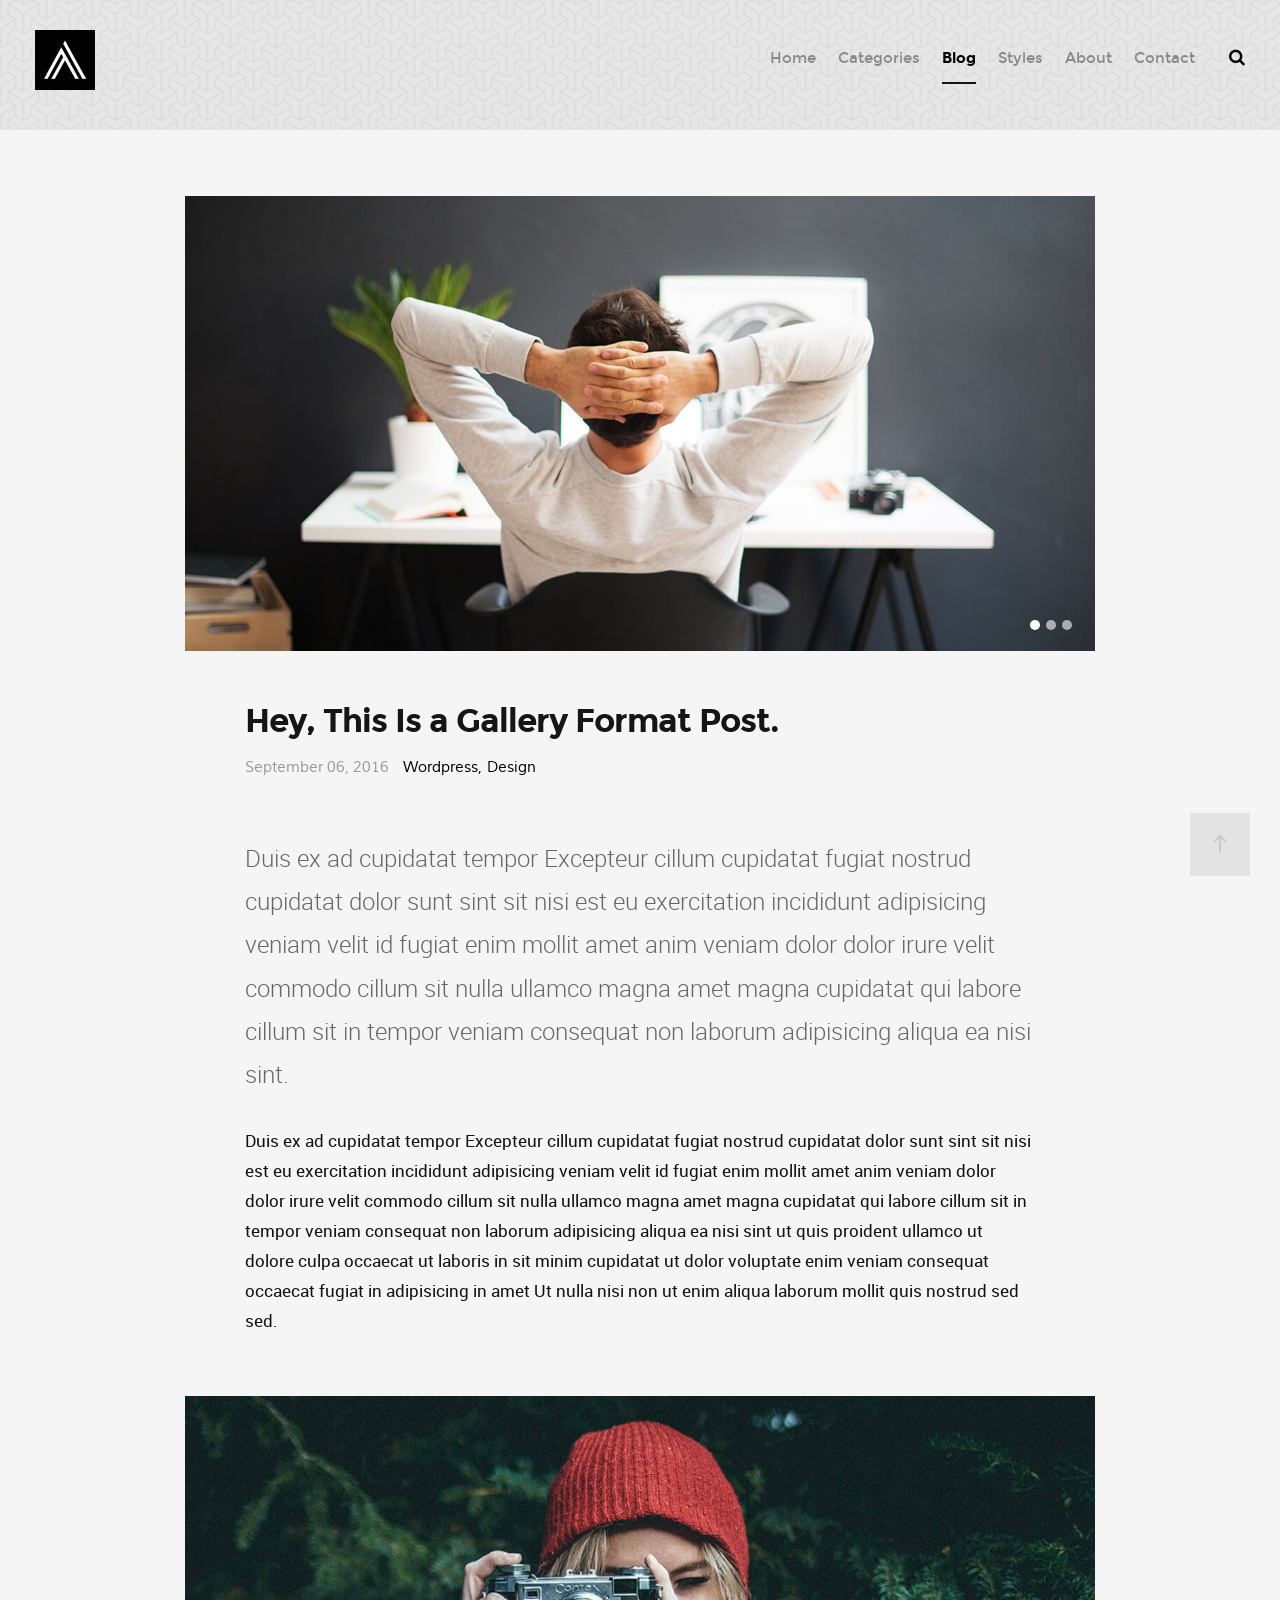
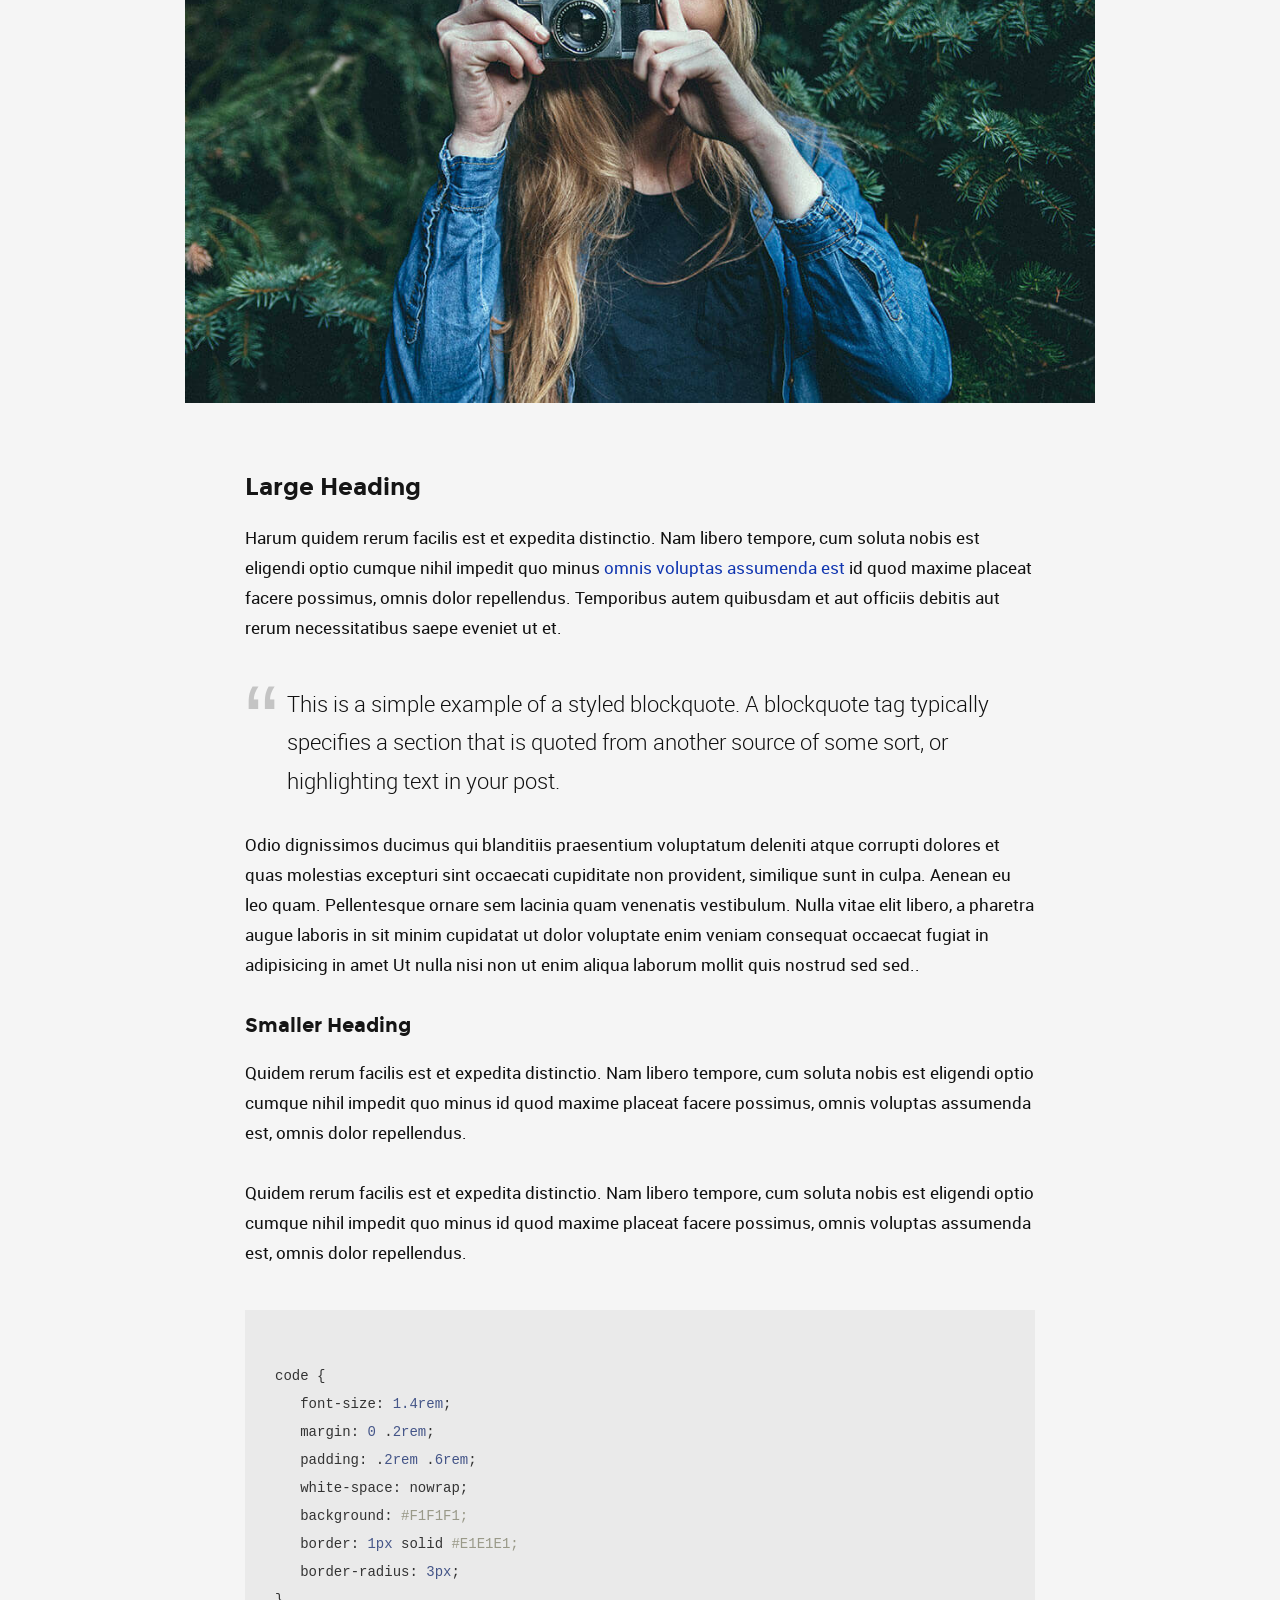
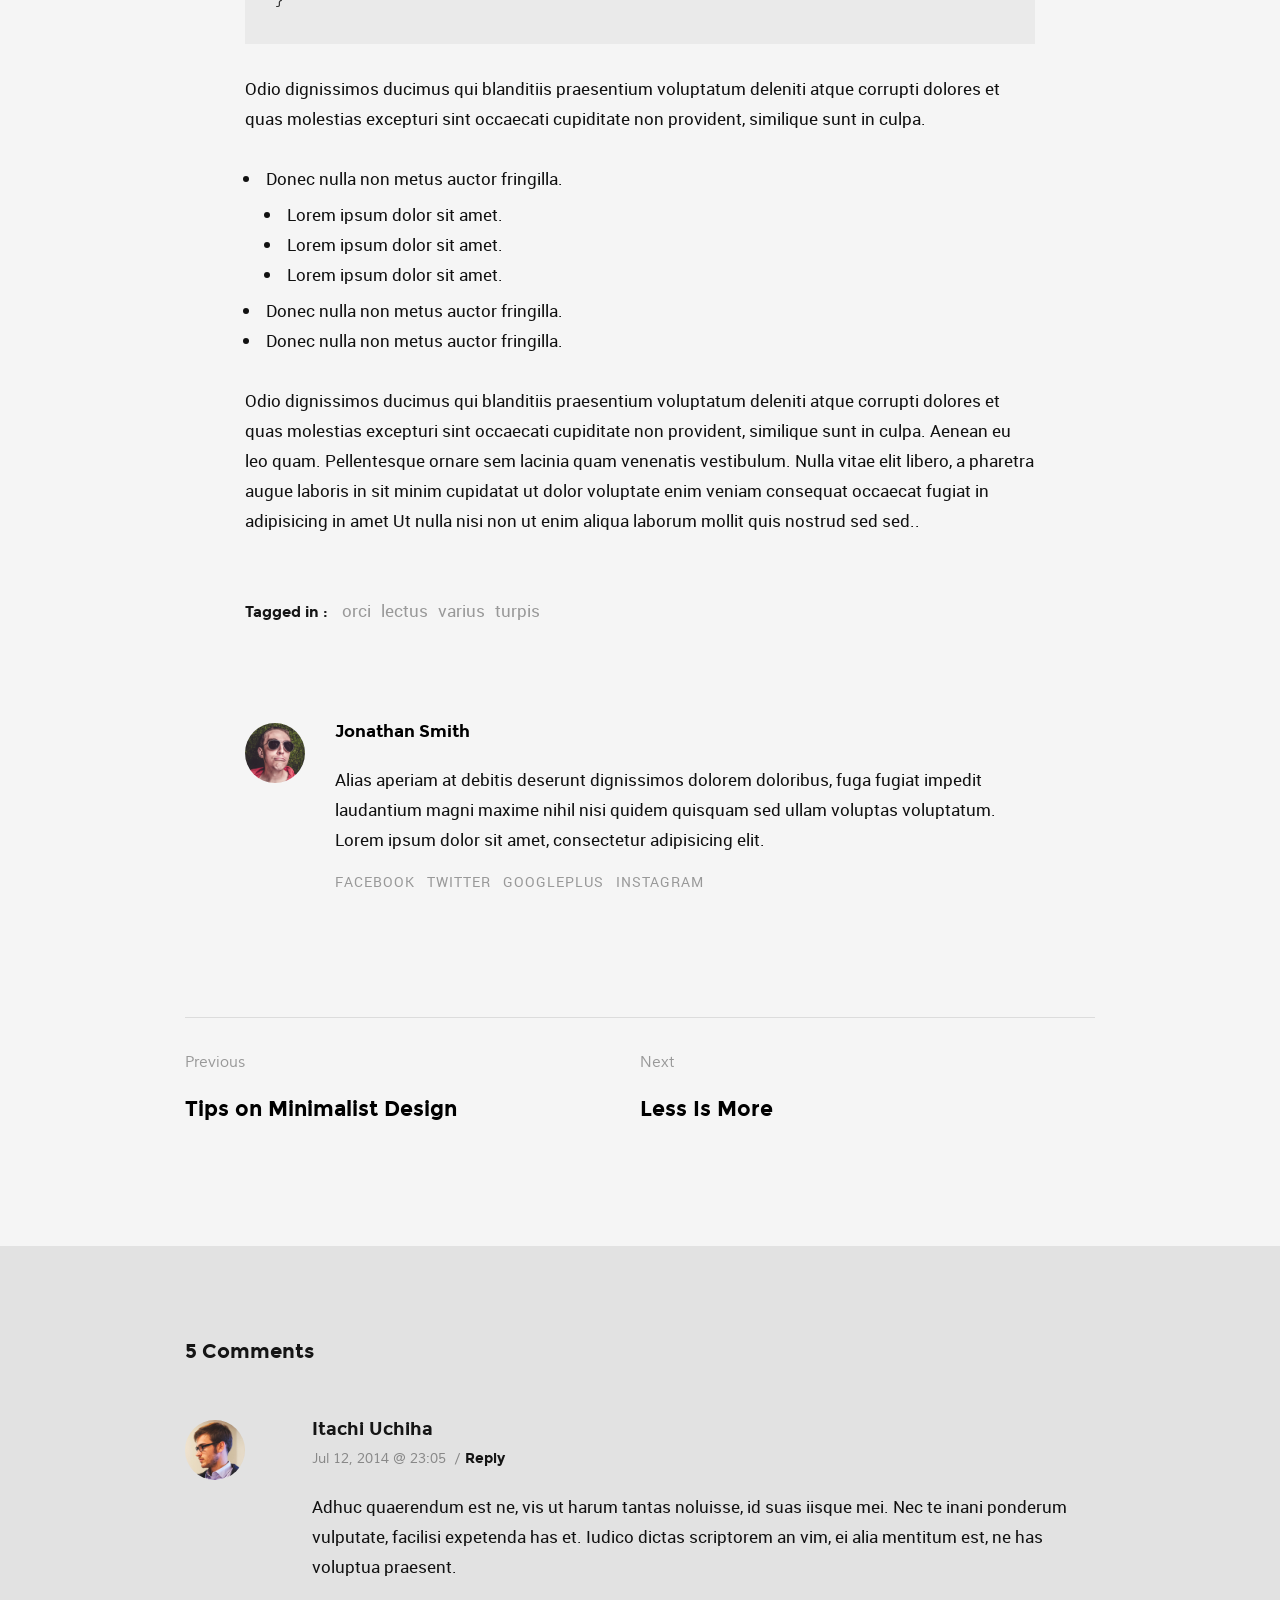
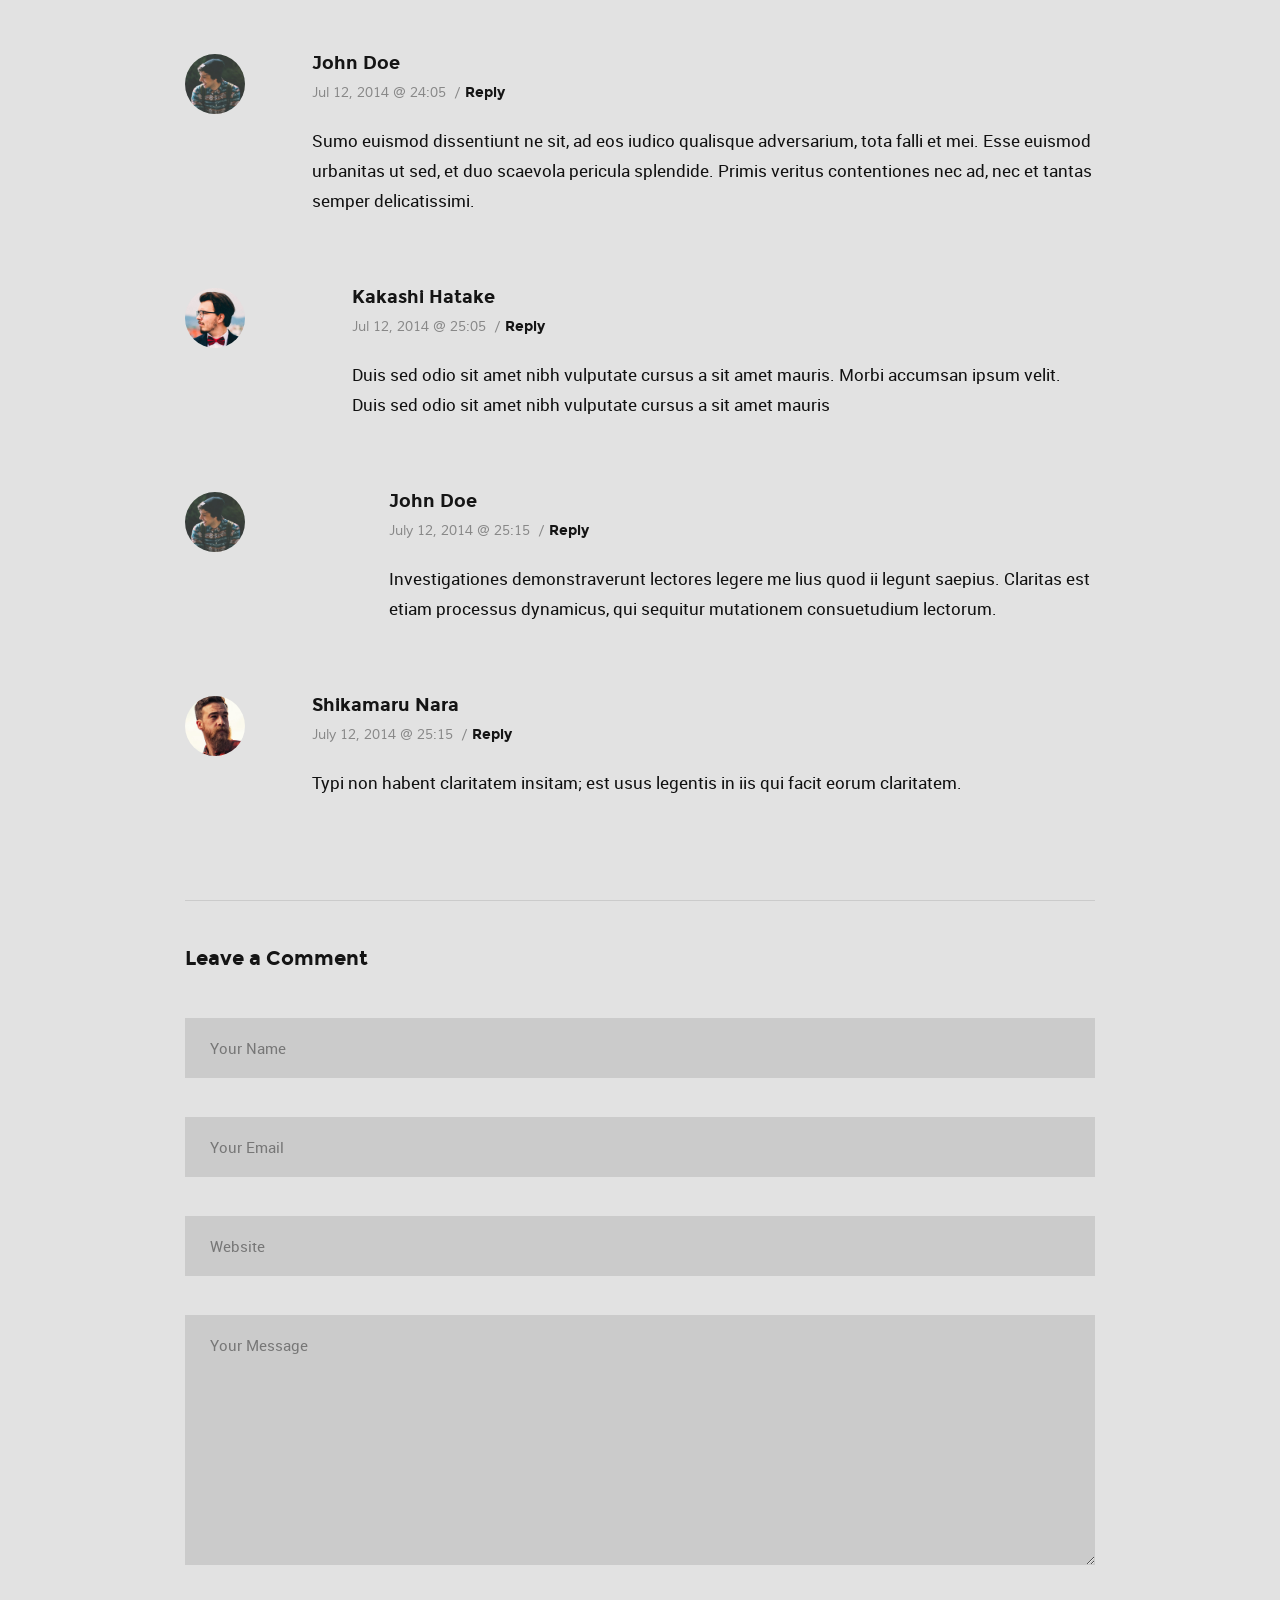
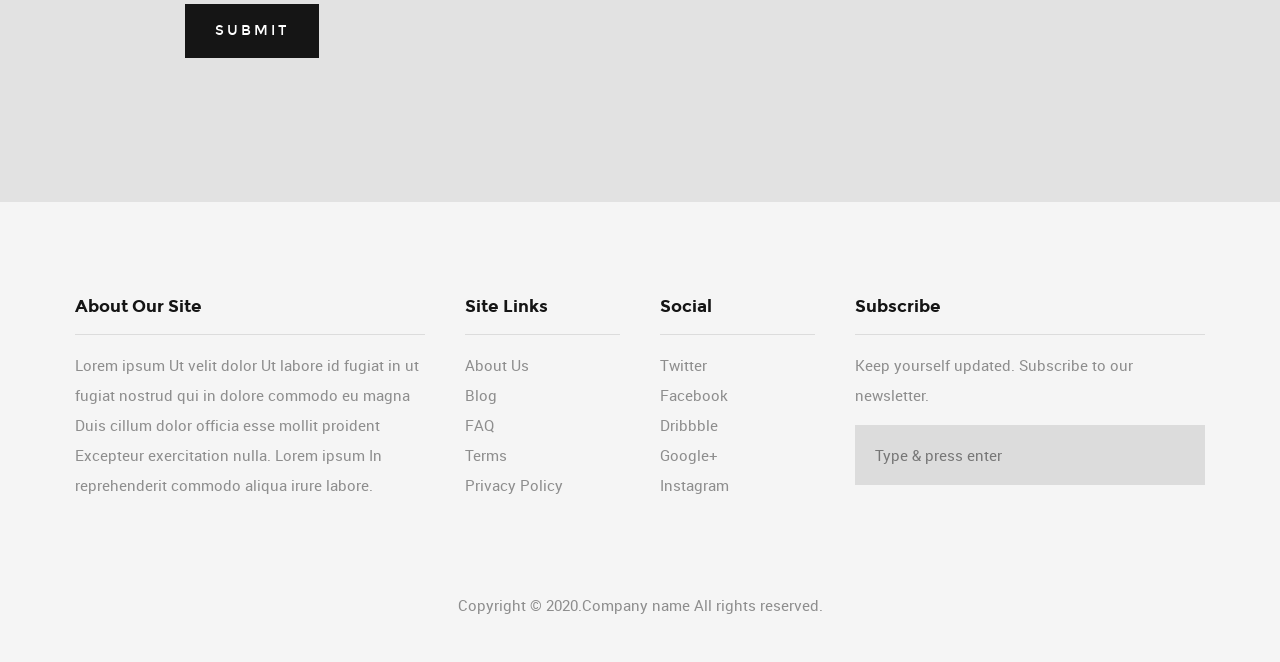
<file: blog/single-gallery.html>
<!DOCTYPE html>
<!--[if IE 8 ]><html class="no-js oldie ie8" lang="en"> <![endif]-->
<!--[if IE 9 ]><html class="no-js oldie ie9" lang="en"> <![endif]-->
<!--[if (gte IE 9)|!(IE)]><!--><html class="no-js" lang="en"> <!--<![endif]-->
<head>

   <!--- basic page needs
   ================================================== -->
   <meta charset="utf-8">
	<title>Gallery Format Post - Abstract</title>
	<meta name="description" content="">  
	<meta name="author" content="">

   <!-- mobile specific metas
   ================================================== -->
	<meta name="viewport" content="width=device-width, initial-scale=1, maximum-scale=1">

 	<!-- CSS
   ================================================== -->
   <link rel="stylesheet" href="css/base.css">
   <link rel="stylesheet" href="css/vendor.css">  
   <link rel="stylesheet" href="css/main.css">
        

   <!-- script
   ================================================== -->
	<script src="js/modernizr.js"></script>
	<script src="js/pace.min.js"></script>

   <!-- favicons
	================================================== -->
	<link rel="shortcut icon" href="favicon.ico" type="image/x-icon">
	<link rel="icon" href="favicon.ico" type="image/x-icon">

</head>

<body id="top">

	<!-- header 
   ================================================== -->
   <header class="short-header">   

   	<div class="gradient-block"></div>	

   	<div class="row header-content">

   		<div class="logo">
	         <a href="index.html">Author</a>
	      </div>

	   	<nav id="main-nav-wrap">
				<ul class="main-navigation sf-menu">
					<li><a href="index.html" title="">Home</a></li>									
					<li class="has-children">
						<a href="category.html" title="">Categories</a>
						<ul class="sub-menu">
			            <li><a href="category.html">Wordpress</a></li>
			            <li><a href="category.html">HTML</a></li>
			            <li><a href="category.html">Photography</a></li>
			            <li><a href="category.html">UI</a></li>
			            <li><a href="category.html">Mockups</a></li>
			            <li><a href="category.html">Branding</a></li>
			         </ul>
					</li>
					<li class="has-children current">
						<a href="single-standard.html" title="">Blog</a>
						<ul class="sub-menu">
			            <li><a href="single-video.html">Video Post</a></li>
			            <li><a href="single-audio.html">Audio Post</a></li>
			            <li><a href="single-gallery.html">Gallery Post</a></li>
			            <li><a href="single-standard.html">Standard Post</a></li>
			         </ul>
					</li>
					<li><a href="style-guide.html" title="">Styles</a></li>
					<li><a href="about.html" title="">About</a></li>	
					<li><a href="contact.html" title="">Contact</a></li>										
				</ul>
			</nav> <!-- end main-nav-wrap -->

			<div class="search-wrap">
				
				<form role="search" method="get" class="search-form" action="#">
					<label>
						<span class="hide-content">Search for:</span>
						<input type="search" class="search-field" placeholder="Type Your Keywords" value="" name="s" title="Search for:" autocomplete="off">
					</label>
					<input type="submit" class="search-submit" value="Search">
				</form>

				<a href="#" id="close-search" class="close-btn">Close</a>

			</div> <!-- end search wrap -->	

			<div class="triggers">
				<a class="search-trigger" href="#"><i class="fa fa-search"></i></a>
				<a class="menu-toggle" href="#"><span>Menu</span></a>
			</div> <!-- end triggers -->	
   		
   	</div>     		
   	
   </header> <!-- end header -->


   <!-- content
   ================================================== -->
   <section id="content-wrap" class="blog-single">
   	<div class="row">
   		<div class="col-twelve">

   			<article class="format-gallery">  

   				<div class="content-media">
						<div class="post-slider flexslider">
							<ul class="slides">
								<li>
									<img src="images/thumbs/single/gallery/single-gallery-01.jpg"> 
								</li>
								<li>
									<img src="images/thumbs/single/gallery/single-gallery-02.jpg"> 
								</li>
								<li>
									<img src="images/thumbs/single/gallery/single-gallery-03.jpg"> 
								</li>
							</ul>							
						</div> 
					</div>

					<div class="primary-content">

						<h1 class="entry-title">Hey, This Is a Gallery Format Post.</h1>	

						<ul class="entry-meta">
							<li class="date">September 06, 2016</li>						
							<li class="cat"><a href="">Wordpress</a><a href="">Design</a></li>				
						</ul>						

						<p class="lead">Duis ex ad cupidatat tempor Excepteur cillum cupidatat fugiat nostrud cupidatat dolor sunt sint sit nisi est eu exercitation incididunt adipisicing veniam velit id fugiat enim mollit amet anim veniam dolor dolor irure velit commodo cillum sit nulla ullamco magna amet magna cupidatat qui labore cillum sit in tempor veniam consequat non laborum adipisicing aliqua ea nisi sint.</p> 

						<p>Duis ex ad cupidatat tempor Excepteur cillum cupidatat fugiat nostrud cupidatat dolor sunt sint sit nisi est eu exercitation incididunt adipisicing veniam velit id fugiat enim mollit amet anim veniam dolor dolor irure velit commodo cillum sit nulla ullamco magna amet magna cupidatat qui labore cillum sit in tempor veniam consequat non laborum adipisicing aliqua ea nisi sint ut quis proident ullamco ut dolore culpa occaecat ut laboris in sit minim cupidatat ut dolor voluptate enim veniam consequat occaecat fugiat in adipisicing in amet Ut nulla nisi non ut enim aliqua laborum mollit quis nostrud sed sed.</p>

						<p><img src="images/shutterbug.jpg" alt=""></p>

						<h2>Large Heading</h2>

						<p>Harum quidem rerum facilis est et expedita distinctio. Nam libero tempore, cum soluta nobis est eligendi optio cumque nihil impedit quo minus <a href="http://#">omnis voluptas assumenda est</a> id quod maxime placeat facere possimus, omnis dolor repellendus. Temporibus autem quibusdam et aut officiis debitis aut rerum necessitatibus saepe eveniet ut et.</p>

						<blockquote><p>This is a simple example of a styled blockquote. A blockquote tag typically specifies a section that is quoted from another source of some sort, or highlighting text in your post.</p></blockquote>

						<p>Odio dignissimos ducimus qui blanditiis praesentium voluptatum deleniti atque corrupti dolores et quas molestias excepturi sint occaecati cupiditate non provident, similique sunt in culpa. Aenean eu leo quam. Pellentesque ornare sem lacinia quam venenatis vestibulum. Nulla vitae elit libero, a pharetra augue laboris in sit minim cupidatat ut dolor voluptate enim veniam consequat occaecat fugiat in adipisicing in amet Ut nulla nisi non ut enim aliqua laborum mollit quis nostrud sed sed..</p>

						<h3>Smaller Heading</h3>

						<p>Quidem rerum facilis est et expedita distinctio. Nam libero tempore, cum soluta nobis est eligendi optio cumque nihil impedit quo minus id quod maxime placeat facere possimus, omnis voluptas assumenda est, omnis dolor repellendus.</p>

						<p>Quidem rerum facilis est et expedita distinctio. Nam libero tempore, cum soluta nobis est eligendi optio cumque nihil impedit quo minus id quod maxime placeat facere possimus, omnis voluptas assumenda est, omnis dolor repellendus.</p>

<pre><code>
code {
   font-size: 1.4rem;
   margin: 0 .2rem;
   padding: .2rem .6rem;
   white-space: nowrap;
   background: #F1F1F1;
   border: 1px solid #E1E1E1;	
   border-radius: 3px;
}
</code></pre>

						<p>Odio dignissimos ducimus qui blanditiis praesentium voluptatum deleniti atque corrupti dolores et quas molestias excepturi sint occaecati cupiditate non provident, similique sunt in culpa.</p>

						<ul>
							<li>Donec nulla non metus auctor fringilla.
								<ul>
									<li>Lorem ipsum dolor sit amet.</li>
									<li>Lorem ipsum dolor sit amet.</li>
									<li>Lorem ipsum dolor sit amet.</li>
								</ul>
							</li>
							<li>Donec nulla non metus auctor fringilla.</li>
							<li>Donec nulla non metus auctor fringilla.</li>
						</ul>

						<p>Odio dignissimos ducimus qui blanditiis praesentium voluptatum deleniti atque corrupti dolores et quas molestias excepturi sint occaecati cupiditate non provident, similique sunt in culpa. Aenean eu leo quam. Pellentesque ornare sem lacinia quam venenatis vestibulum. Nulla vitae elit libero, a pharetra augue laboris in sit minim cupidatat ut dolor voluptate enim veniam consequat occaecat fugiat in adipisicing in amet Ut nulla nisi non ut enim aliqua laborum mollit quis nostrud sed sed..</p>

						<p class="tags">
		  			     	<span>Tagged in :</span>
		  				  	<a href="#">orci</a><a href="#">lectus</a><a href="#">varius</a><a href="#">turpis</a>
		  			   </p>

		  			   <div class="author-profile">
		  			   	<img src="images/avatars/user-05.jpg" alt="">

		  			   	<div class="about">
		  			   		<h4><a href="#">Jonathan Smith</a></h4>
		  			   	
		  			   		<p>Alias aperiam at debitis deserunt dignissimos dolorem doloribus, fuga fugiat impedit laudantium magni maxime nihil nisi quidem quisquam sed ullam voluptas voluptatum. Lorem ipsum dolor sit amet, consectetur adipisicing elit.
		  			   		</p>

		  			   		<ul class="author-social">
		  			   			<li><a href="#">Facebook</a></li>
						        	<li><a href="#">Twitter</a></li>
						        	<li><a href="#">GooglePlus</a></li>
						        	<li><a href="#">Instagram</i></a></li>					        	
		  			   		</ul>
		  			   	</div>
		  			   </div> <!-- end author-profile -->						

					</div> <!-- end entry-primary -->		  			   

	  			   <div class="pagenav group">
		  			   <div class="prev-nav">
		  			   	<a href="#" rel="prev">
		  			   		<span>Previous</span>
		  			   		Tips on Minimalist Design 
		  			   	</a>
		  			   </div>
		  				<div class="next-nav">
		  					<a href="#" rel="next">
		  						<span>Next</span>
		  			   		Less Is More 
		  					</a>
		  				</div>  				   
	  				</div>

				</article>
   		

			</div> <!-- end col-twelve -->
   	</div> <!-- end row -->

		<div class="comments-wrap">
			<div id="comments" class="row">
				<div class="col-full">

               <h3>5 Comments</h3>

               <!-- commentlist -->
               <ol class="commentlist">

                  <li class="depth-1">

                     <div class="avatar">
                        <img width="50" height="50" class="avatar" src="images/avatars/user-01.jpg" alt="">
                     </div>

                     <div class="comment-content">

	                     <div class="comment-info">
	                        <cite>Itachi Uchiha</cite>

	                        <div class="comment-meta">
	                           <time class="comment-time" datetime="2014-07-12T23:05">Jul 12, 2014 @ 23:05</time>
	                           <span class="sep">/</span><a class="reply" href="#">Reply</a>
	                        </div>
	                     </div>

	                     <div class="comment-text">
	                        <p>Adhuc quaerendum est ne, vis ut harum tantas noluisse, id suas iisque mei. Nec te inani ponderum vulputate,
	                        facilisi expetenda has et. Iudico dictas scriptorem an vim, ei alia mentitum est, ne has voluptua praesent.</p>
	                     </div>

	                  </div>

                  </li>

                  <li class="thread-alt depth-1">

                     <div class="avatar">
                        <img width="50" height="50" class="avatar" src="images/avatars/user-04.jpg" alt="">
                     </div>

                     <div class="comment-content">

	                     <div class="comment-info">
	                        <cite>John Doe</cite>

	                        <div class="comment-meta">
	                           <time class="comment-time" datetime="2014-07-12T24:05">Jul 12, 2014 @ 24:05</time>
	                           <span class="sep">/</span><a class="reply" href="#">Reply</a>
	                        </div>
	                     </div>

	                     <div class="comment-text">
	                        <p>Sumo euismod dissentiunt ne sit, ad eos iudico qualisque adversarium, tota falli et mei. Esse euismod
	                        urbanitas ut sed, et duo scaevola pericula splendide. Primis veritus contentiones nec ad, nec et
	                        tantas semper delicatissimi.</p>                        
	                     </div>

	                  </div>

                     <ul class="children">

                        <li class="depth-2">

                           <div class="avatar">
                              <img width="50" height="50" class="avatar" src="images/avatars/user-03.jpg" alt="">
                           </div>

                           <div class="comment-content">

	                           <div class="comment-info">
	                              <cite>Kakashi Hatake</cite>

	                              <div class="comment-meta">
	                                 <time class="comment-time" datetime="2014-07-12T25:05">Jul 12, 2014 @ 25:05</time>
	                                 <span class="sep">/</span><a class="reply" href="#">Reply</a>
	                              </div>
	                           </div>

	                           <div class="comment-text">
	                              <p>Duis sed odio sit amet nibh vulputate
	                              cursus a sit amet mauris. Morbi accumsan ipsum velit. Duis sed odio sit amet nibh vulputate
	                              cursus a sit amet mauris</p>
	                           </div>

                           </div>

                           <ul class="children">

                              <li class="depth-3">

                                 <div class="avatar">
                                    <img width="50" height="50" class="avatar" src="images/avatars/user-04.jpg" alt="">
                                 </div>

                                 <div class="comment-content">

	                                 <div class="comment-info">
	                                    <cite>John Doe</cite>

	                                    <div class="comment-meta">
	                                       <time class="comment-time" datetime="2014-07-12T25:15">July 12, 2014 @ 25:15</time>
	                                       <span class="sep">/</span><a class="reply" href="#">Reply</a>
	                                    </div>
	                                 </div>

	                                 <div class="comment-text">
	                                    <p>Investigationes demonstraverunt lectores legere me lius quod ii legunt saepius. Claritas est
	                                    etiam processus dynamicus, qui sequitur mutationem consuetudium lectorum.</p>
	                                 </div>

                                 </div>

                              </li>

                           </ul>

                        </li>

                     </ul>

                  </li>

                  <li class="depth-1">

                     <div class="avatar">
                        <img width="50" height="50" class="avatar" src="images/avatars/user-02.jpg" alt="">
                     </div>

                     <div class="comment-content">

	                     <div class="comment-info">
	                        <cite>Shikamaru Nara</cite>

	                        <div class="comment-meta">
	                           <time class="comment-time" datetime="2014-07-12T25:15">July 12, 2014 @ 25:15</time>
	                           <span class="sep">/</span><a class="reply" href="#">Reply</a>
	                        </div>
	                     </div>

	                     <div class="comment-text">
	                        <p>Typi non habent claritatem insitam; est usus legentis in iis qui facit eorum claritatem.</p>
	                     </div>

                     </div>

                  </li>

               </ol> <!-- Commentlist End -->					

               <!-- respond -->
               <div class="respond">

               	<h3>Leave a Comment</h3>

                  <form name="contactForm" id="contactForm" method="post" action="">
  					   <fieldset>

                     <div class="form-field">
  						      <input name="cName" type="text" id="cName" class="full-width" placeholder="Your Name" value="">
                     </div>

                     <div class="form-field">
  						      <input name="cEmail" type="text" id="cEmail" class="full-width" placeholder="Your Email" value="">
                     </div>

                     <div class="form-field">
  						      <input name="cWebsite" type="text" id="cWebsite" class="full-width" placeholder="Website"  value="">
                     </div>

                     <div class="message form-field">
                        <textarea name="cMessage" id="cMessage" class="full-width" placeholder="Your Message" ></textarea>
                     </div>

                     <button type="submit" class="submit button-primary">Submit</button>

  					   </fieldset>
  				      </form> <!-- Form End -->

               </div> <!-- Respond End -->

         	</div> <!-- end col-full -->
         </div> <!-- end row comments -->
		</div> <!-- end comments-wrap -->

   </section> <!-- end content -->


   <!-- footer
   ================================================== -->
   <footer>

   	<div class="footer-main">

   		<div class="row">  

	      	<div class="col-four tab-full mob-full footer-info">            

	            <h4>About Our Site</h4>

	               <p>
		          	Lorem ipsum Ut velit dolor Ut labore id fugiat in ut fugiat nostrud qui in dolore commodo eu magna Duis cillum dolor officia esse mollit proident Excepteur exercitation nulla. Lorem ipsum In reprehenderit commodo aliqua irure labore.
		          	</p>

		      </div> <!-- end footer-info -->

	      	<div class="col-two tab-1-3 mob-1-2 site-links">

	      		<h4>Site Links</h4>

	      		<ul>
	      			<li><a href="#">About Us</a></li>
						<li><a href="#">Blog</a></li>
						<li><a href="#">FAQ</a></li>
						<li><a href="#">Terms</a></li>
						<li><a href="#">Privacy Policy</a></li>
					</ul>

	      	</div> <!-- end site-links -->  

	      	<div class="col-two tab-1-3 mob-1-2 social-links">

	      		<h4>Social</h4>

	      		<ul>
	      			<li><a href="#">Twitter</a></li>
						<li><a href="#">Facebook</a></li>
						<li><a href="#">Dribbble</a></li>
						<li><a href="#">Google+</a></li>
						<li><a href="#">Instagram</a></li>
					</ul>
	      	           	
	      	</div> <!-- end social links --> 

	      	<div class="col-four tab-1-3 mob-full footer-subscribe">

	      		<h4>Subscribe</h4>

	      		<p>Keep yourself updated. Subscribe to our newsletter.</p>

	      		<div class="subscribe-form">
	      	
	      			<form id="mc-form" class="group" novalidate="true">

							<input type="email" value="" name="dEmail" class="email" id="mc-email" placeholder="Type &amp; press enter" required=""> 
	   		
			   			<input type="submit" name="subscribe" >
		   	
		   				<label for="mc-email" class="subscribe-message"></label>
			
						</form>

	      		</div>	      		
	      	           	
	      	</div> <!-- end subscribe -->         

	      </div> <!-- end row -->

   	</div> <!-- end footer-main -->

      <div class="footer-bottom">
      	<div class="row">

      		<div class="col-twelve">
	      		<div class="copyright">
		         	<span>Copyright &copy; 2020.Company name All rights reserved.</span> 
		         </div>

		         <div id="go-top">
		            <a class="smoothscroll" title="Back to Top" href="#top"><i class="icon icon-arrow-up"></i></a>
		         </div>         
	      	</div>

      	</div> 
      </div> <!-- end footer-bottom -->  

   </footer>  

   <div id="preloader"> 
    	<div id="loader"></div>
   </div> 

   <!-- Java Script
   ================================================== --> 
   <script src="js/jquery-2.1.3.min.js"></script>
   <script src="js/plugins.js"></script>
   <script src="js/main.js"></script>

</body>

</html>
</file>
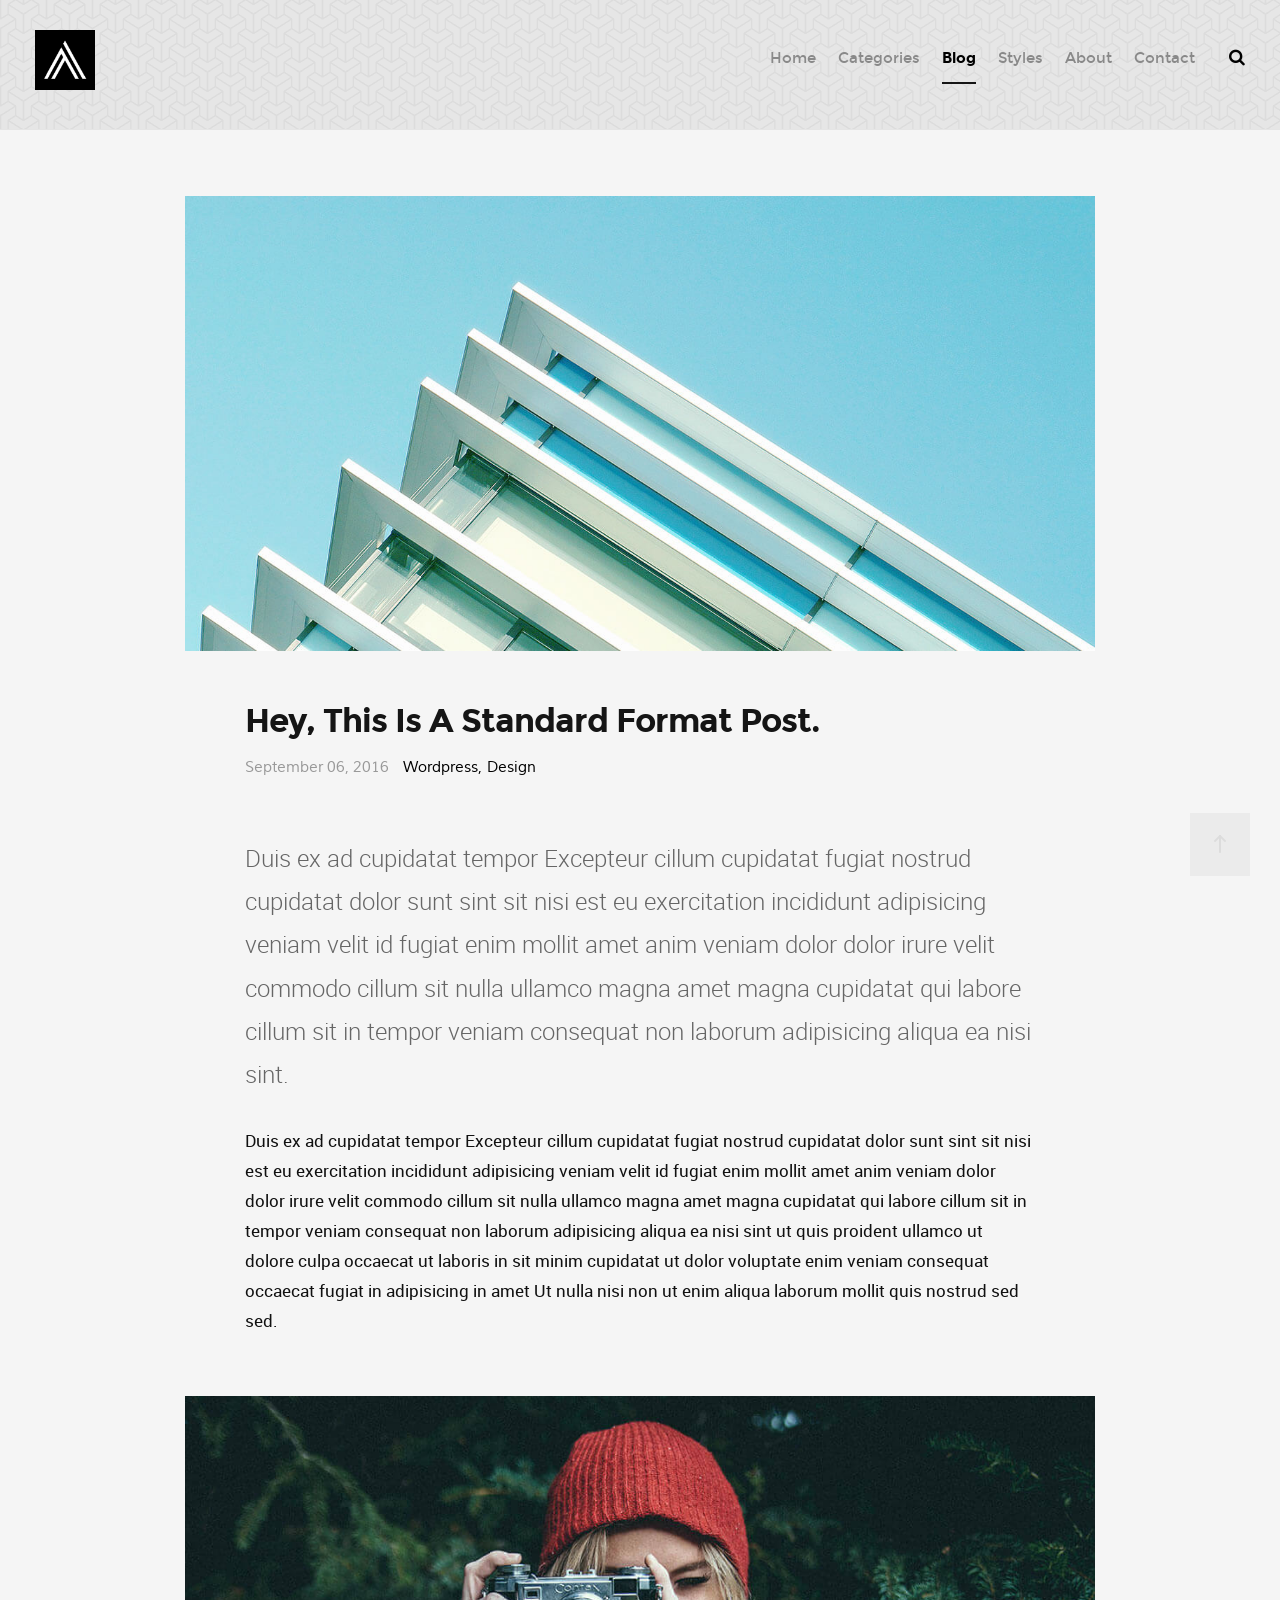
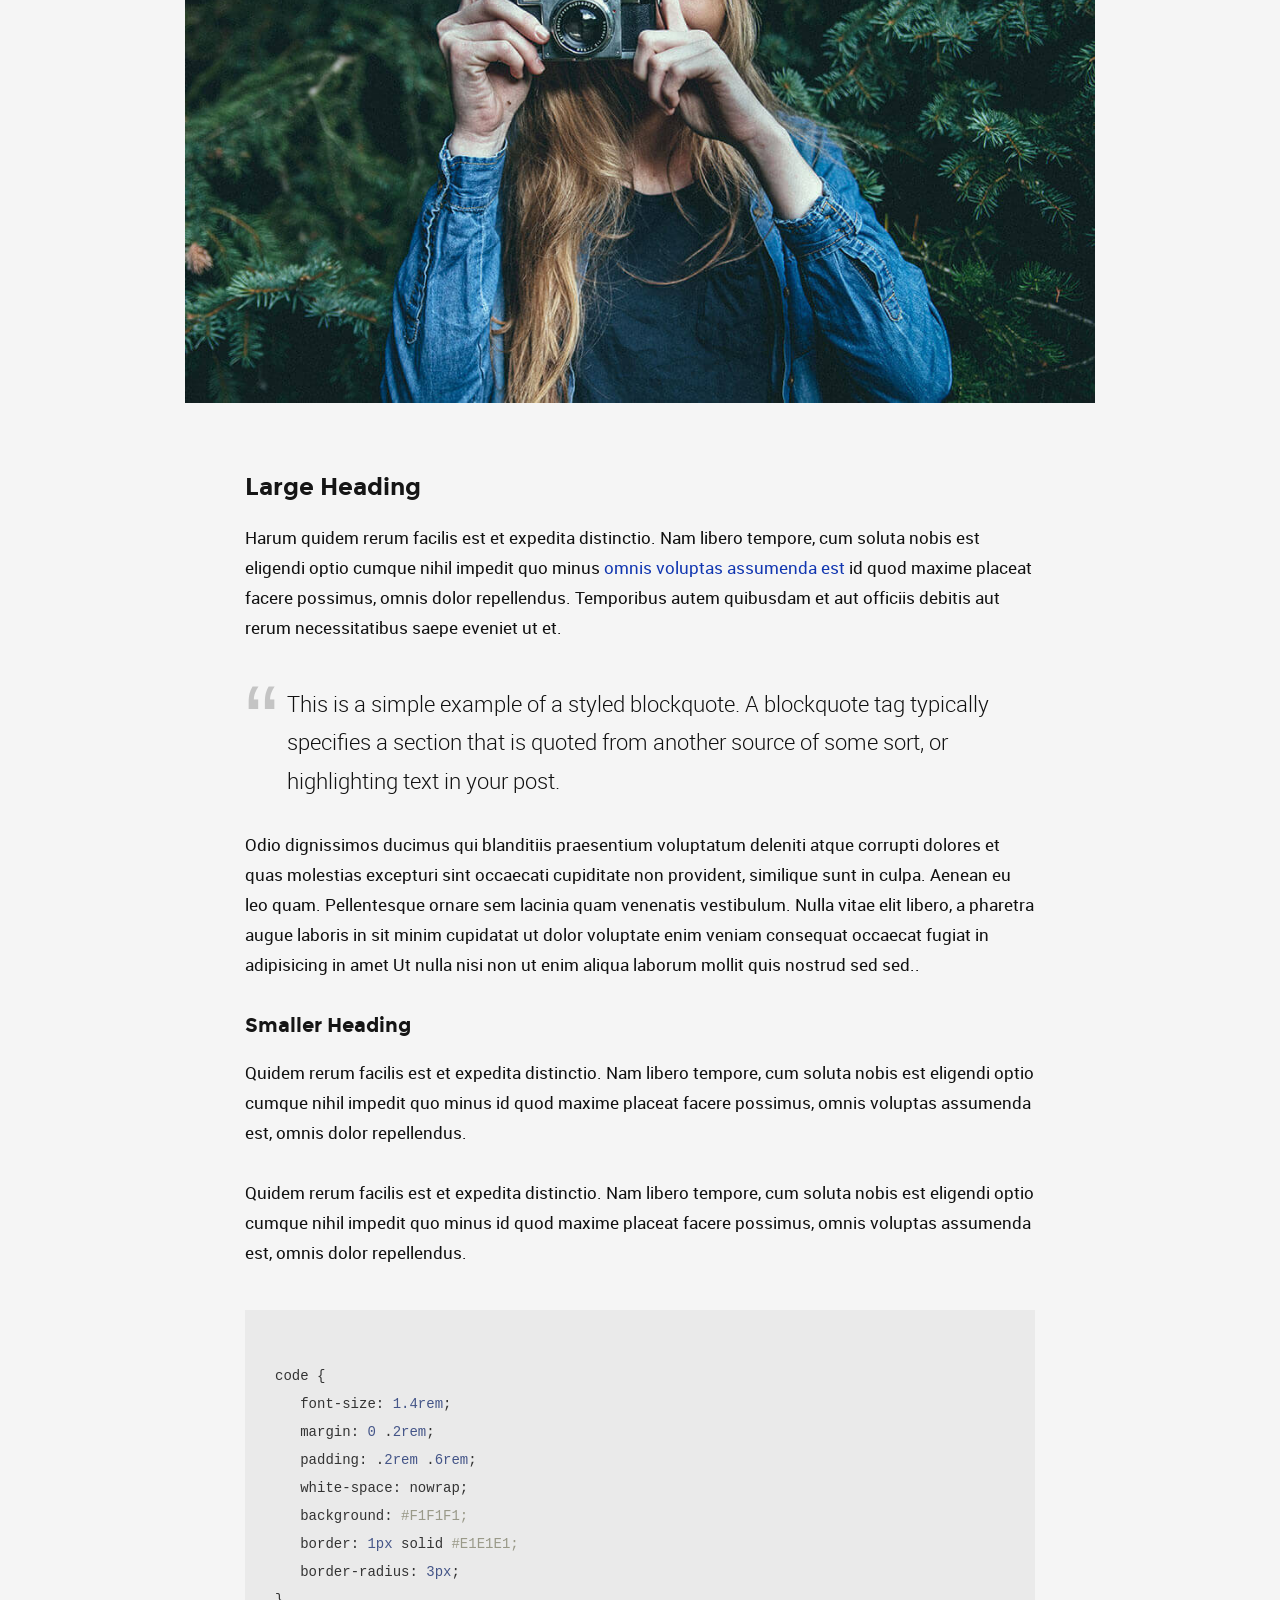
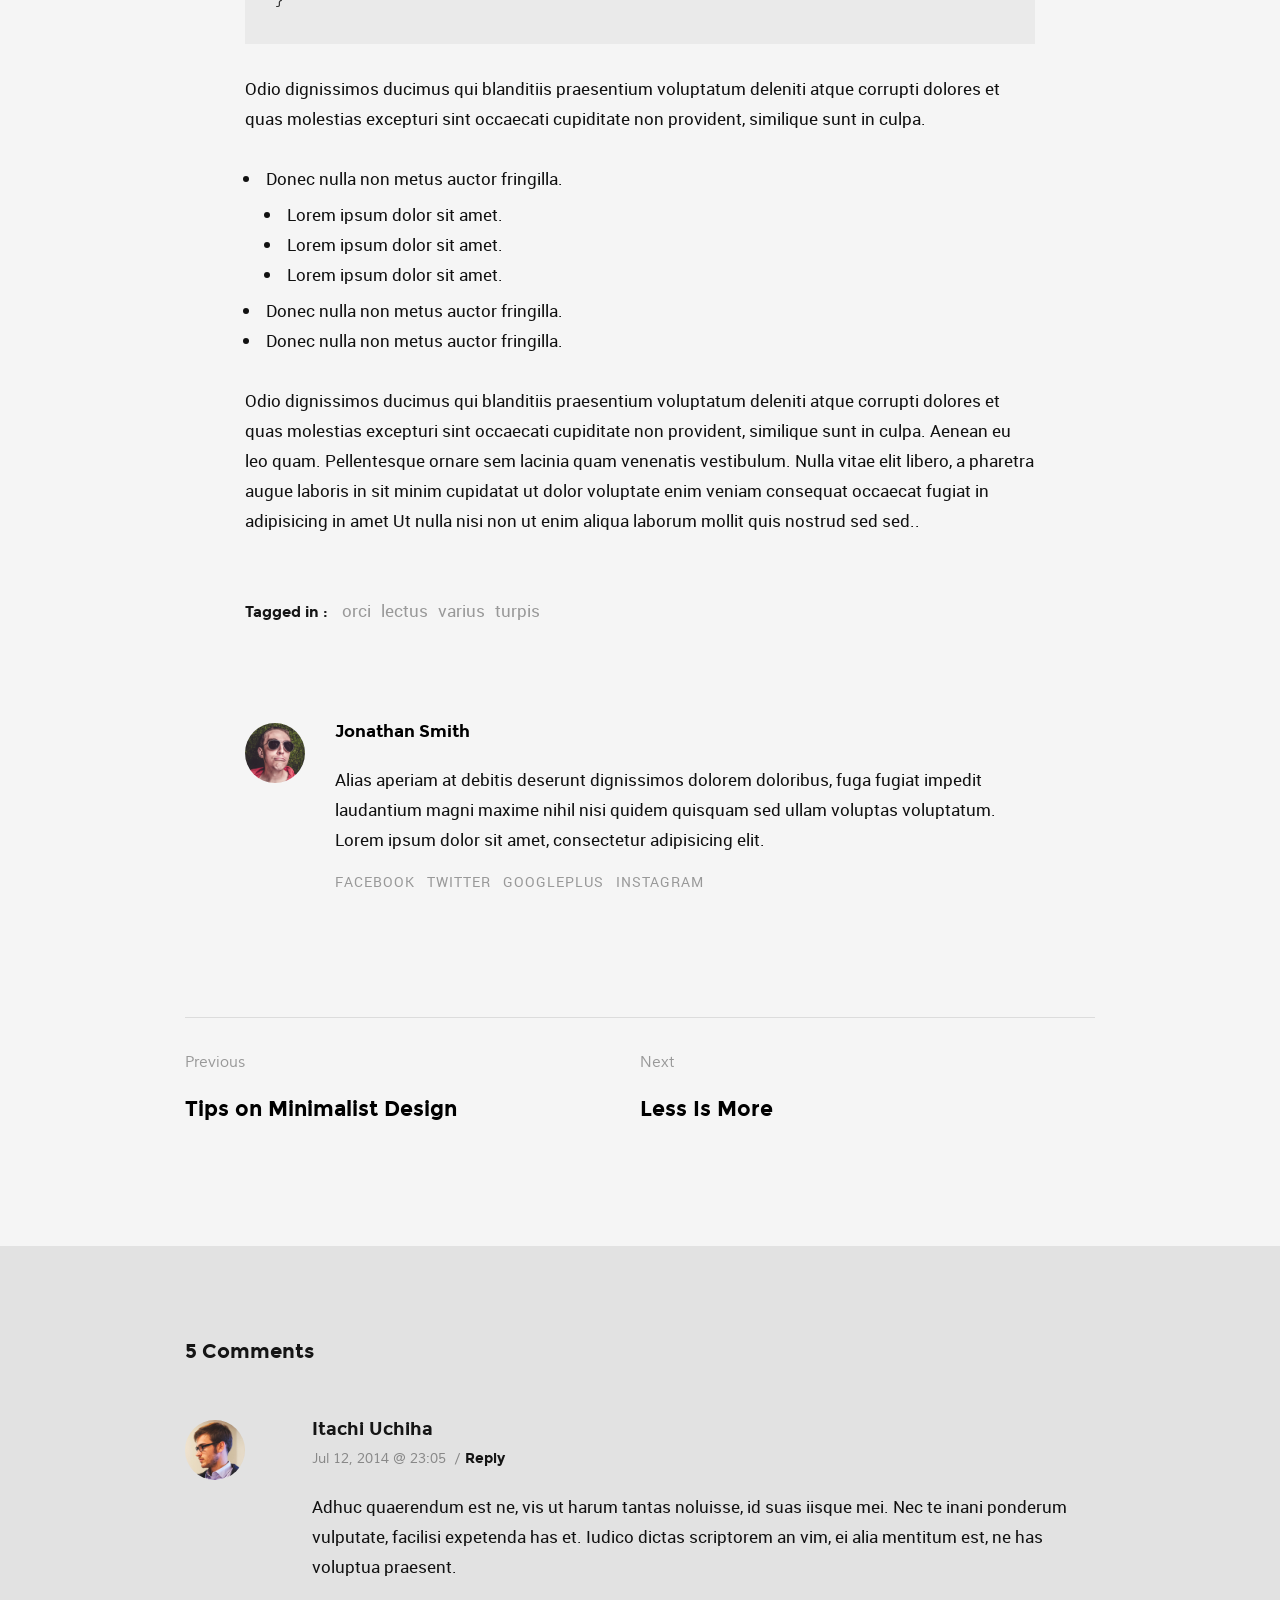
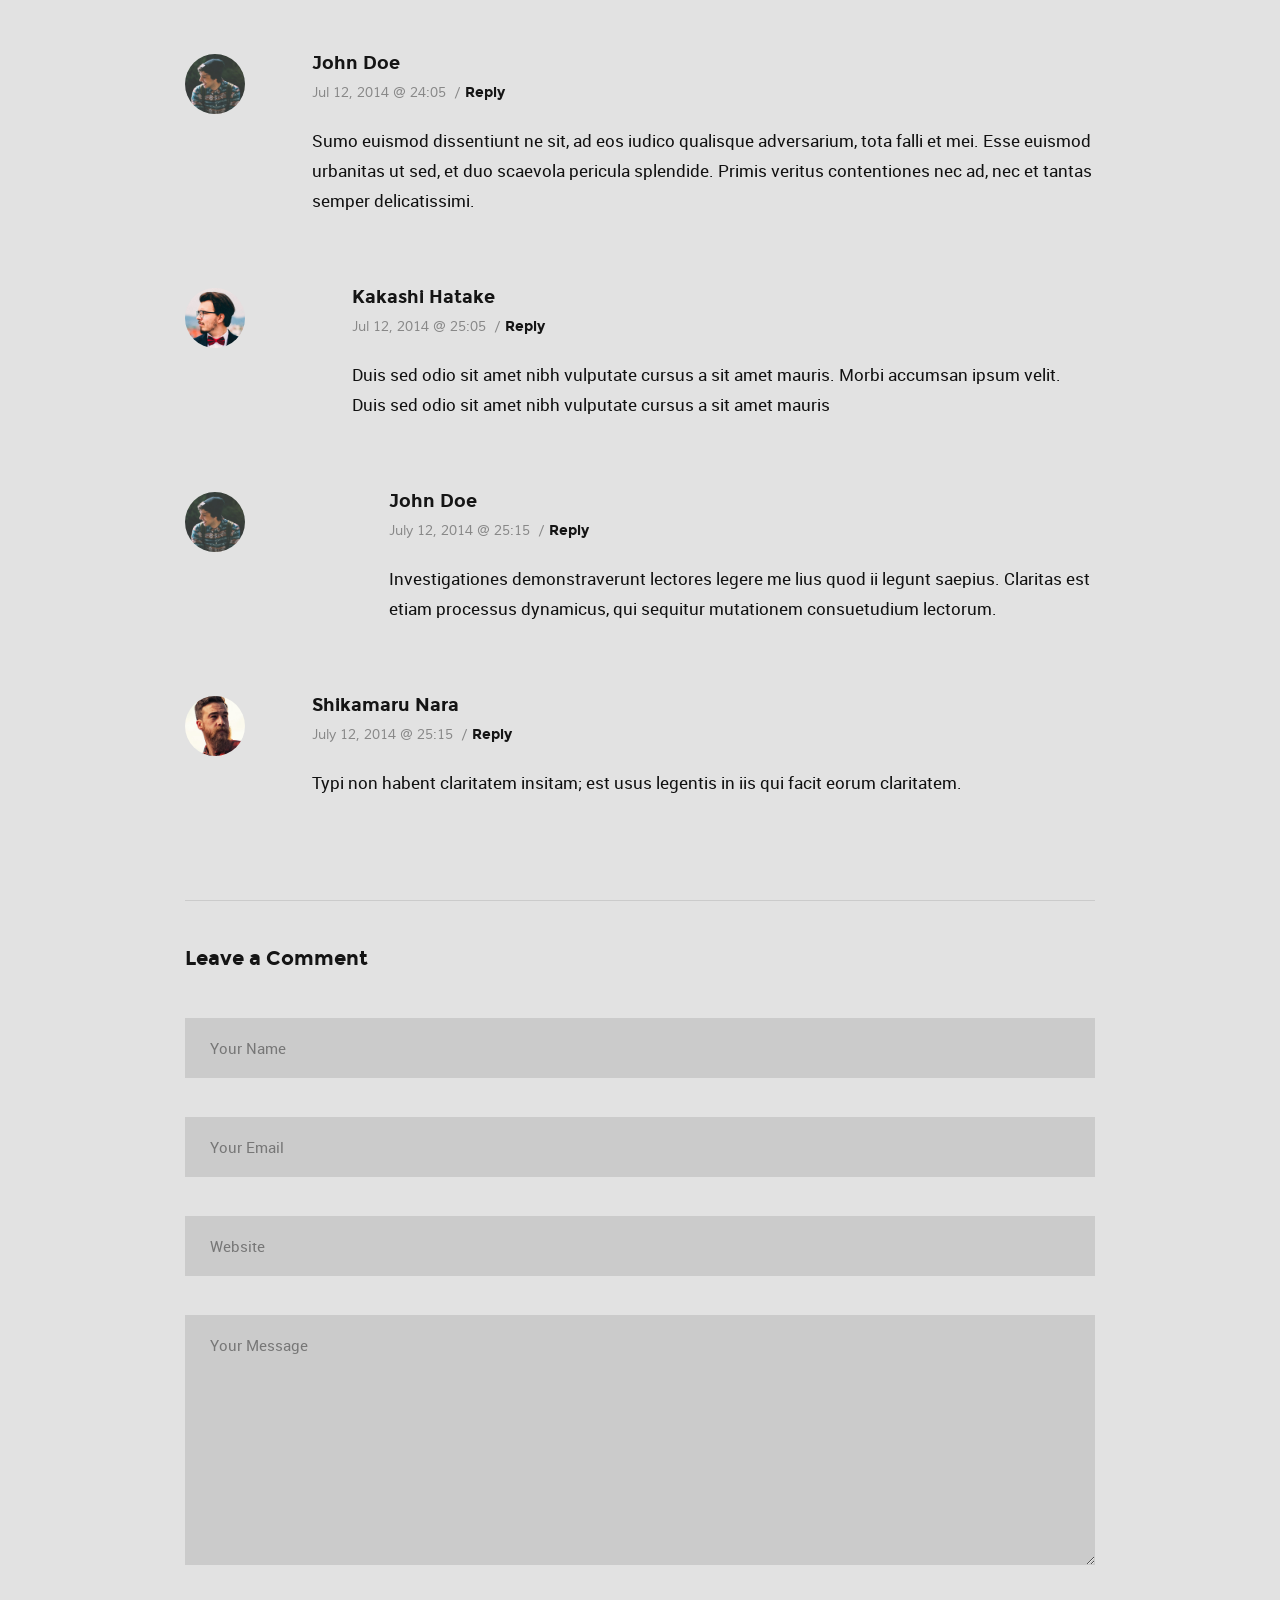
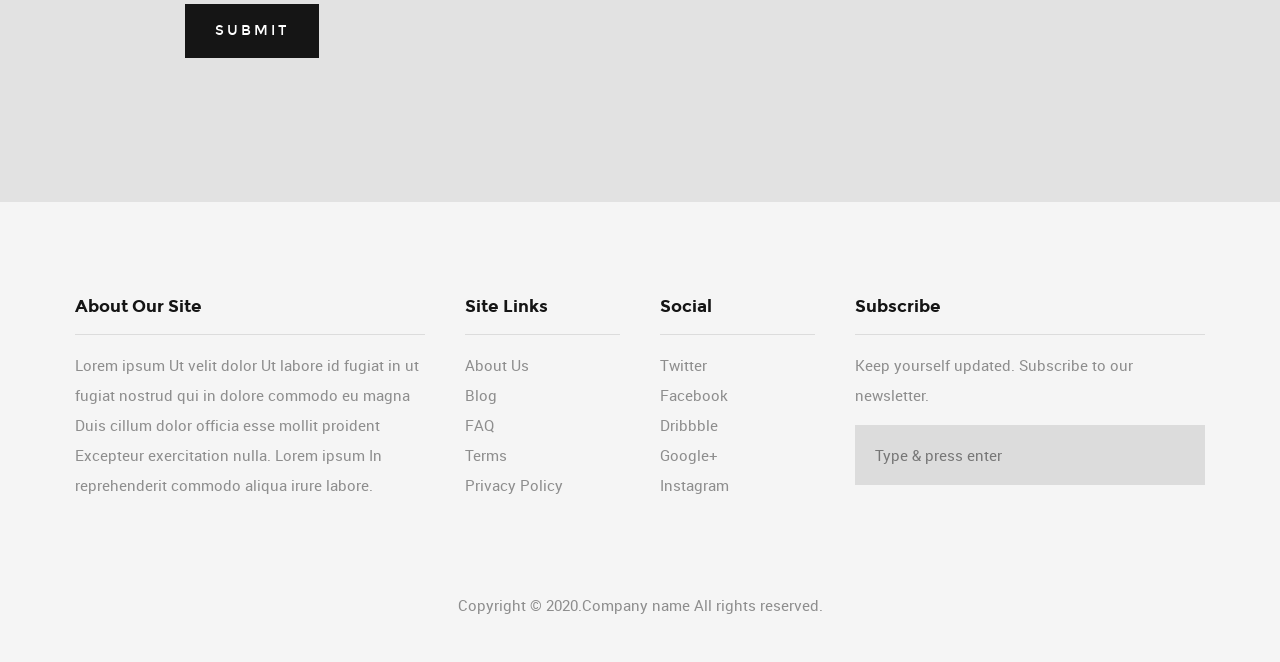
<file: blog/single-standard.html>
<!DOCTYPE html>
<!--[if IE 8 ]><html class="no-js oldie ie8" lang="en"> <![endif]-->
<!--[if IE 9 ]><html class="no-js oldie ie9" lang="en"> <![endif]-->
<!--[if (gte IE 9)|!(IE)]><!--><html class="no-js" lang="en"> <!--<![endif]-->
<head>

   <!--- basic page needs
   ================================================== -->
   <meta charset="utf-8">
	<title>Standard Format Post - Abstract</title>
	<meta name="description" content="">  
	<meta name="author" content="">

   <!-- mobile specific metas
   ================================================== -->
	<meta name="viewport" content="width=device-width, initial-scale=1, maximum-scale=1">

 	<!-- CSS
   ================================================== -->
   <link rel="stylesheet" href="css/base.css">
   <link rel="stylesheet" href="css/vendor.css">  
   <link rel="stylesheet" href="css/main.css">
        

   <!-- script
   ================================================== -->
	<script src="js/modernizr.js"></script>
	<script src="js/pace.min.js"></script>

   <!-- favicons
	================================================== -->
	<link rel="shortcut icon" href="favicon.ico" type="image/x-icon">
	<link rel="icon" href="favicon.ico" type="image/x-icon">

</head>

<body id="top">

	<!-- header 
   ================================================== -->
   <header class="short-header">   

   	<div class="gradient-block"></div>	

   	<div class="row header-content">

   		<div class="logo">
	         <a href="index.html">Author</a>
	      </div>

	   	<nav id="main-nav-wrap">
				<ul class="main-navigation sf-menu">
					<li><a href="index.html" title="">Home</a></li>									
					<li class="has-children">
						<a href="category.html" title="">Categories</a>
						<ul class="sub-menu">
			            <li><a href="category.html">Wordpress</a></li>
			            <li><a href="category.html">HTML</a></li>
			            <li><a href="category.html">Photography</a></li>
			            <li><a href="category.html">UI</a></li>
			            <li><a href="category.html">Mockups</a></li>
			            <li><a href="category.html">Branding</a></li>
			         </ul>
					</li>
					<li class="has-children current">
						<a href="single-standard.html" title="">Blog</a>
						<ul class="sub-menu">
			            <li><a href="single-video.html">Video Post</a></li>
			            <li><a href="single-audio.html">Audio Post</a></li>
			            <li><a href="single-gallery.html">Gallery Post</a></li>
			            <li><a href="single-standard.html">Standard Post</a></li>
			         </ul>
					</li>
					<li><a href="style-guide.html" title="">Styles</a></li>
					<li><a href="about.html" title="">About</a></li>	
					<li><a href="contact.html" title="">Contact</a></li>										
				</ul>
			</nav> <!-- end main-nav-wrap -->

			<div class="search-wrap">
				
				<form role="search" method="get" class="search-form" action="#">
					<label>
						<span class="hide-content">Search for:</span>
						<input type="search" class="search-field" placeholder="Type Your Keywords" value="" name="s" title="Search for:" autocomplete="off">
					</label>
					<input type="submit" class="search-submit" value="Search">
				</form>

				<a href="#" id="close-search" class="close-btn">Close</a>

			</div> <!-- end search wrap -->	

			<div class="triggers">
				<a class="search-trigger" href="#"><i class="fa fa-search"></i></a>
				<a class="menu-toggle" href="#"><span>Menu</span></a>
			</div> <!-- end triggers -->	
   		
   	</div>     		
   	
   </header> <!-- end header -->
   

   <!-- content
   ================================================== -->
   <section id="content-wrap" class="blog-single">
   	<div class="row">
   		<div class="col-twelve">

   			<article class="format-standard">  

   				<div class="content-media">
						<div class="post-thumb">
							<img src="images/thumbs/single/single-01.jpg"> 
						</div>  
					</div>

					<div class="primary-content">

						<h1 class="page-title">Hey, This Is A Standard Format Post.</h1>	

						<ul class="entry-meta">
							<li class="date">September 06, 2016</li>						
							<li class="cat"><a href="">Wordpress</a><a href="">Design</a></li>				
						</ul>						

						<p class="lead">Duis ex ad cupidatat tempor Excepteur cillum cupidatat fugiat nostrud cupidatat dolor sunt sint sit nisi est eu exercitation incididunt adipisicing veniam velit id fugiat enim mollit amet anim veniam dolor dolor irure velit commodo cillum sit nulla ullamco magna amet magna cupidatat qui labore cillum sit in tempor veniam consequat non laborum adipisicing aliqua ea nisi sint.</p> 

						<p>Duis ex ad cupidatat tempor Excepteur cillum cupidatat fugiat nostrud cupidatat dolor sunt sint sit nisi est eu exercitation incididunt adipisicing veniam velit id fugiat enim mollit amet anim veniam dolor dolor irure velit commodo cillum sit nulla ullamco magna amet magna cupidatat qui labore cillum sit in tempor veniam consequat non laborum adipisicing aliqua ea nisi sint ut quis proident ullamco ut dolore culpa occaecat ut laboris in sit minim cupidatat ut dolor voluptate enim veniam consequat occaecat fugiat in adipisicing in amet Ut nulla nisi non ut enim aliqua laborum mollit quis nostrud sed sed.
						</p>

						<p><img src="images/shutterbug.jpg" alt=""></p>

						<h2>Large Heading</h2>

						<p>Harum quidem rerum facilis est et expedita distinctio. Nam libero tempore, cum soluta nobis est eligendi optio cumque nihil impedit quo minus <a href="http://#">omnis voluptas assumenda est</a> id quod maxime placeat facere possimus, omnis dolor repellendus. Temporibus autem quibusdam et aut officiis debitis aut rerum necessitatibus saepe eveniet ut et.</p>

						<blockquote><p>This is a simple example of a styled blockquote. A blockquote tag typically specifies a section that is quoted from another source of some sort, or highlighting text in your post.</p></blockquote>

						<p>Odio dignissimos ducimus qui blanditiis praesentium voluptatum deleniti atque corrupti dolores et quas molestias excepturi sint occaecati cupiditate non provident, similique sunt in culpa. Aenean eu leo quam. Pellentesque ornare sem lacinia quam venenatis vestibulum. Nulla vitae elit libero, a pharetra augue laboris in sit minim cupidatat ut dolor voluptate enim veniam consequat occaecat fugiat in adipisicing in amet Ut nulla nisi non ut enim aliqua laborum mollit quis nostrud sed sed..</p>

						<h3>Smaller Heading</h3>

						<p>Quidem rerum facilis est et expedita distinctio. Nam libero tempore, cum soluta nobis est eligendi optio cumque nihil impedit quo minus id quod maxime placeat facere possimus, omnis voluptas assumenda est, omnis dolor repellendus.</p>

						<p>Quidem rerum facilis est et expedita distinctio. Nam libero tempore, cum soluta nobis est eligendi optio cumque nihil impedit quo minus id quod maxime placeat facere possimus, omnis voluptas assumenda est, omnis dolor repellendus.</p>

<pre><code>
code {
   font-size: 1.4rem;
   margin: 0 .2rem;
   padding: .2rem .6rem;
   white-space: nowrap;
   background: #F1F1F1;
   border: 1px solid #E1E1E1;	
   border-radius: 3px;
}
</code></pre>

						<p>Odio dignissimos ducimus qui blanditiis praesentium voluptatum deleniti atque corrupti dolores et quas molestias excepturi sint occaecati cupiditate non provident, similique sunt in culpa.</p>

						<ul>
							<li>Donec nulla non metus auctor fringilla.
								<ul>
									<li>Lorem ipsum dolor sit amet.</li>
									<li>Lorem ipsum dolor sit amet.</li>
									<li>Lorem ipsum dolor sit amet.</li>
								</ul>
							</li>
							<li>Donec nulla non metus auctor fringilla.</li>
							<li>Donec nulla non metus auctor fringilla.</li>
						</ul>

						<p>Odio dignissimos ducimus qui blanditiis praesentium voluptatum deleniti atque corrupti dolores et quas molestias excepturi sint occaecati cupiditate non provident, similique sunt in culpa. Aenean eu leo quam. Pellentesque ornare sem lacinia quam venenatis vestibulum. Nulla vitae elit libero, a pharetra augue laboris in sit minim cupidatat ut dolor voluptate enim veniam consequat occaecat fugiat in adipisicing in amet Ut nulla nisi non ut enim aliqua laborum mollit quis nostrud sed sed..</p>

						<p class="tags">
		  			     	<span>Tagged in :</span>
		  				  	<a href="#">orci</a><a href="#">lectus</a><a href="#">varius</a><a href="#">turpis</a>
		  			   </p>

		  			   <div class="author-profile">
		  			   	<img src="images/avatars/user-05.jpg" alt="">

		  			   	<div class="about">
		  			   		<h4><a href="#">Jonathan Smith</a></h4>
		  			   	
		  			   		<p>Alias aperiam at debitis deserunt dignissimos dolorem doloribus, fuga fugiat impedit laudantium magni maxime nihil nisi quidem quisquam sed ullam voluptas voluptatum. Lorem ipsum dolor sit amet, consectetur adipisicing elit.
		  			   		</p>

		  			   		<ul class="author-social">
		  			   			<li><a href="#">Facebook</a></li>
						        	<li><a href="#">Twitter</a></li>
						        	<li><a href="#">GooglePlus</a></li>
						        	<li><a href="#">Instagram</i></a></li>					        	
		  			   		</ul>
		  			   	</div>
		  			   </div> <!-- end author-profile -->						

					</div> <!-- end entry-primary -->		  			   

	  			   <div class="pagenav group">
		  			   <div class="prev-nav">
		  			   	<a href="#" rel="prev">
		  			   		<span>Previous</span>
		  			   		Tips on Minimalist Design 
		  			   	</a>
		  			   </div>
		  				<div class="next-nav">
		  					<a href="#" rel="next">
		  						<span>Next</span>
		  			   		Less Is More 
		  					</a>
		  				</div>  				   
	  				</div>

				</article>
   		

			</div> <!-- end col-twelve -->
   	</div> <!-- end row -->

		<div class="comments-wrap">
			<div id="comments" class="row">
				<div class="col-full">

               <h3>5 Comments</h3>

               <!-- commentlist -->
               <ol class="commentlist">

                  <li class="depth-1">

                     <div class="avatar">
                        <img width="50" height="50" class="avatar" src="images/avatars/user-01.jpg" alt="">
                     </div>

                     <div class="comment-content">

	                     <div class="comment-info">
	                        <cite>Itachi Uchiha</cite>

	                        <div class="comment-meta">
	                           <time class="comment-time" datetime="2014-07-12T23:05">Jul 12, 2014 @ 23:05</time>
	                           <span class="sep">/</span><a class="reply" href="#">Reply</a>
	                        </div>
	                     </div>

	                     <div class="comment-text">
	                        <p>Adhuc quaerendum est ne, vis ut harum tantas noluisse, id suas iisque mei. Nec te inani ponderum vulputate,
	                        facilisi expetenda has et. Iudico dictas scriptorem an vim, ei alia mentitum est, ne has voluptua praesent.</p>
	                     </div>

	                  </div>

                  </li>

                  <li class="thread-alt depth-1">

                     <div class="avatar">
                        <img width="50" height="50" class="avatar" src="images/avatars/user-04.jpg" alt="">
                     </div>

                     <div class="comment-content">

	                     <div class="comment-info">
	                        <cite>John Doe</cite>

	                        <div class="comment-meta">
	                           <time class="comment-time" datetime="2014-07-12T24:05">Jul 12, 2014 @ 24:05</time>
	                           <span class="sep">/</span><a class="reply" href="#">Reply</a>
	                        </div>
	                     </div>

	                     <div class="comment-text">
	                        <p>Sumo euismod dissentiunt ne sit, ad eos iudico qualisque adversarium, tota falli et mei. Esse euismod
	                        urbanitas ut sed, et duo scaevola pericula splendide. Primis veritus contentiones nec ad, nec et
	                        tantas semper delicatissimi.</p>                        
	                     </div>

	                  </div>

                     <ul class="children">

                        <li class="depth-2">

                           <div class="avatar">
                              <img width="50" height="50" class="avatar" src="images/avatars/user-03.jpg" alt="">
                           </div>

                           <div class="comment-content">

	                           <div class="comment-info">
	                              <cite>Kakashi Hatake</cite>

	                              <div class="comment-meta">
	                                 <time class="comment-time" datetime="2014-07-12T25:05">Jul 12, 2014 @ 25:05</time>
	                                 <span class="sep">/</span><a class="reply" href="#">Reply</a>
	                              </div>
	                           </div>

	                           <div class="comment-text">
	                              <p>Duis sed odio sit amet nibh vulputate
	                              cursus a sit amet mauris. Morbi accumsan ipsum velit. Duis sed odio sit amet nibh vulputate
	                              cursus a sit amet mauris</p>
	                           </div>

                           </div>

                           <ul class="children">

                              <li class="depth-3">

                                 <div class="avatar">
                                    <img width="50" height="50" class="avatar" src="images/avatars/user-04.jpg" alt="">
                                 </div>

                                 <div class="comment-content">

	                                 <div class="comment-info">
	                                    <cite>John Doe</cite>

	                                    <div class="comment-meta">
	                                       <time class="comment-time" datetime="2014-07-12T25:15">July 12, 2014 @ 25:15</time>
	                                       <span class="sep">/</span><a class="reply" href="#">Reply</a>
	                                    </div>
	                                 </div>

	                                 <div class="comment-text">
	                                    <p>Investigationes demonstraverunt lectores legere me lius quod ii legunt saepius. Claritas est
	                                    etiam processus dynamicus, qui sequitur mutationem consuetudium lectorum.</p>
	                                 </div>

                                 </div>

                              </li>

                           </ul>

                        </li>

                     </ul>

                  </li>

                  <li class="depth-1">

                     <div class="avatar">
                        <img width="50" height="50" class="avatar" src="images/avatars/user-02.jpg" alt="">
                     </div>

                     <div class="comment-content">

	                     <div class="comment-info">
	                        <cite>Shikamaru Nara</cite>

	                        <div class="comment-meta">
	                           <time class="comment-time" datetime="2014-07-12T25:15">July 12, 2014 @ 25:15</time>
	                           <span class="sep">/</span><a class="reply" href="#">Reply</a>
	                        </div>
	                     </div>

	                     <div class="comment-text">
	                        <p>Typi non habent claritatem insitam; est usus legentis in iis qui facit eorum claritatem.</p>
	                     </div>

                     </div>

                  </li>

               </ol> <!-- Commentlist End -->					

               <!-- respond -->
               <div class="respond">

               	<h3>Leave a Comment</h3>

                  <form name="contactForm" id="contactForm" method="post" action="">
  					   <fieldset>

                     <div class="form-field">
  						      <input name="cName" type="text" id="cName" class="full-width" placeholder="Your Name" value="">
                     </div>

                     <div class="form-field">
  						      <input name="cEmail" type="text" id="cEmail" class="full-width" placeholder="Your Email" value="">
                     </div>

                     <div class="form-field">
  						      <input name="cWebsite" type="text" id="cWebsite" class="full-width" placeholder="Website"  value="">
                     </div>

                     <div class="message form-field">
                        <textarea name="cMessage" id="cMessage" class="full-width" placeholder="Your Message" ></textarea>
                     </div>

                     <button type="submit" class="submit button-primary">Submit</button>

  					   </fieldset>
  				      </form> <!-- Form End -->

               </div> <!-- Respond End -->

         	</div> <!-- end col-full -->
         </div> <!-- end row comments -->
		</div> <!-- end comments-wrap -->

   </section> <!-- end content -->


   <!-- footer
   ================================================== -->
   <footer>

   	<div class="footer-main">

   		<div class="row">  

	      	<div class="col-four tab-full mob-full footer-info">            

	            <h4>About Our Site</h4>

	               <p>
		          	Lorem ipsum Ut velit dolor Ut labore id fugiat in ut fugiat nostrud qui in dolore commodo eu magna Duis cillum dolor officia esse mollit proident Excepteur exercitation nulla. Lorem ipsum In reprehenderit commodo aliqua irure labore.
		          	</p>

		      </div> <!-- end footer-info -->

	      	<div class="col-two tab-1-3 mob-1-2 site-links">

	      		<h4>Site Links</h4>

	      		<ul>
	      			<li><a href="#">About Us</a></li>
						<li><a href="#">Blog</a></li>
						<li><a href="#">FAQ</a></li>
						<li><a href="#">Terms</a></li>
						<li><a href="#">Privacy Policy</a></li>
					</ul>

	      	</div> <!-- end site-links -->  

	      	<div class="col-two tab-1-3 mob-1-2 social-links">

	      		<h4>Social</h4>

	      		<ul>
	      			<li><a href="#">Twitter</a></li>
						<li><a href="#">Facebook</a></li>
						<li><a href="#">Dribbble</a></li>
						<li><a href="#">Google+</a></li>
						<li><a href="#">Instagram</a></li>
					</ul>
	      	           	
	      	</div> <!-- end social links --> 

	      	<div class="col-four tab-1-3 mob-full footer-subscribe">

	      		<h4>Subscribe</h4>

	      		<p>Keep yourself updated. Subscribe to our newsletter.</p>

	      		<div class="subscribe-form">
	      	
	      			<form id="mc-form" class="group" novalidate="true">

							<input type="email" value="" name="dEmail" class="email" id="mc-email" placeholder="Type &amp; press enter" required=""> 
	   		
			   			<input type="submit" name="subscribe" >
		   	
		   				<label for="mc-email" class="subscribe-message"></label>
			
						</form>

	      		</div>	      		
	      	           	
	      	</div> <!-- end subscribe -->         

	      </div> <!-- end row -->

   	</div> <!-- end footer-main -->

      <div class="footer-bottom">
      	<div class="row">

      		<div class="col-twelve">
	      		<div class="copyright">
		         	<span>Copyright &copy; 2020.Company name All rights reserved.</span> 
		         </div>

		         <div id="go-top">
		            <a class="smoothscroll" title="Back to Top" href="#top"><i class="icon icon-arrow-up"></i></a>
		         </div>         
	      	</div>

      	</div> 
      </div> <!-- end footer-bottom -->  

   </footer>  

   <div id="preloader"> 
    	<div id="loader"></div>
   </div> 

   <!-- Java Script
   ================================================== --> 
   <script src="js/jquery-2.1.3.min.js"></script>
   <script src="js/plugins.js"></script>
   <script src="js/main.js"></script>

</body>

</html>
</file>
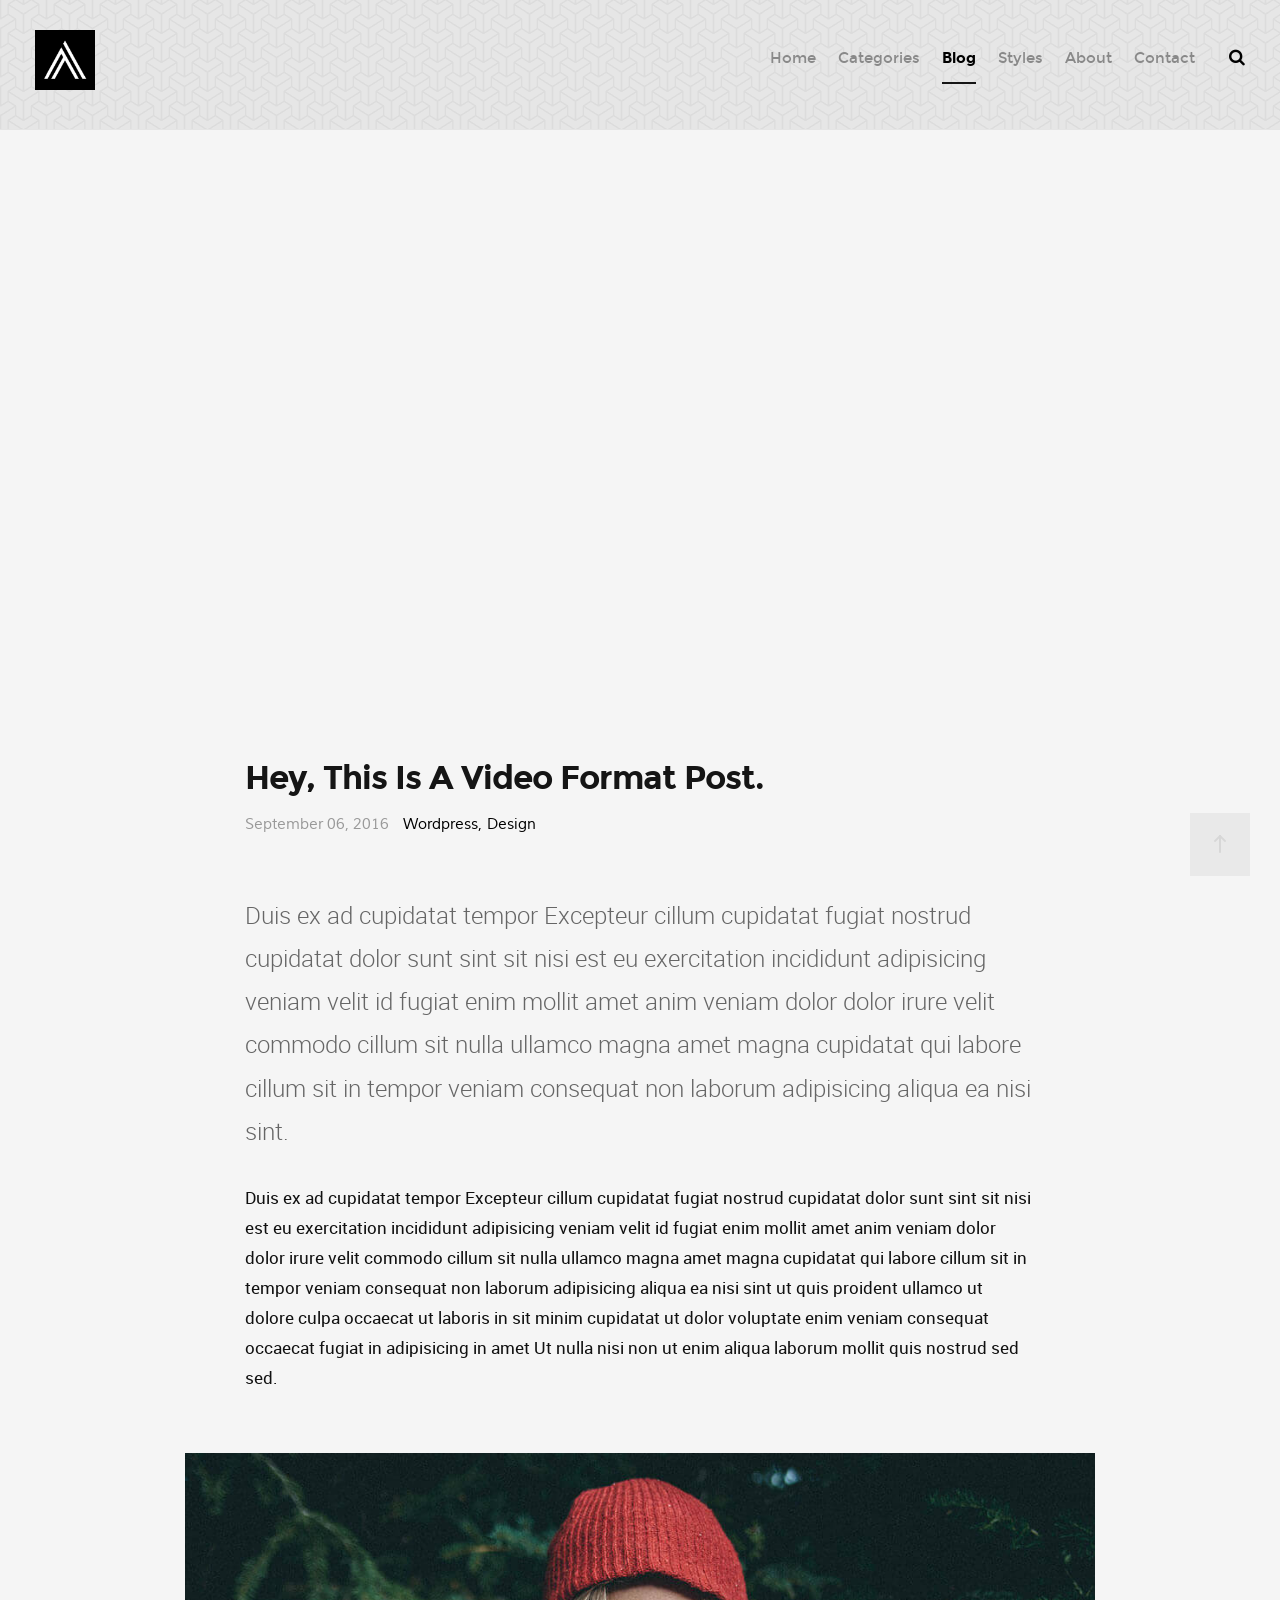
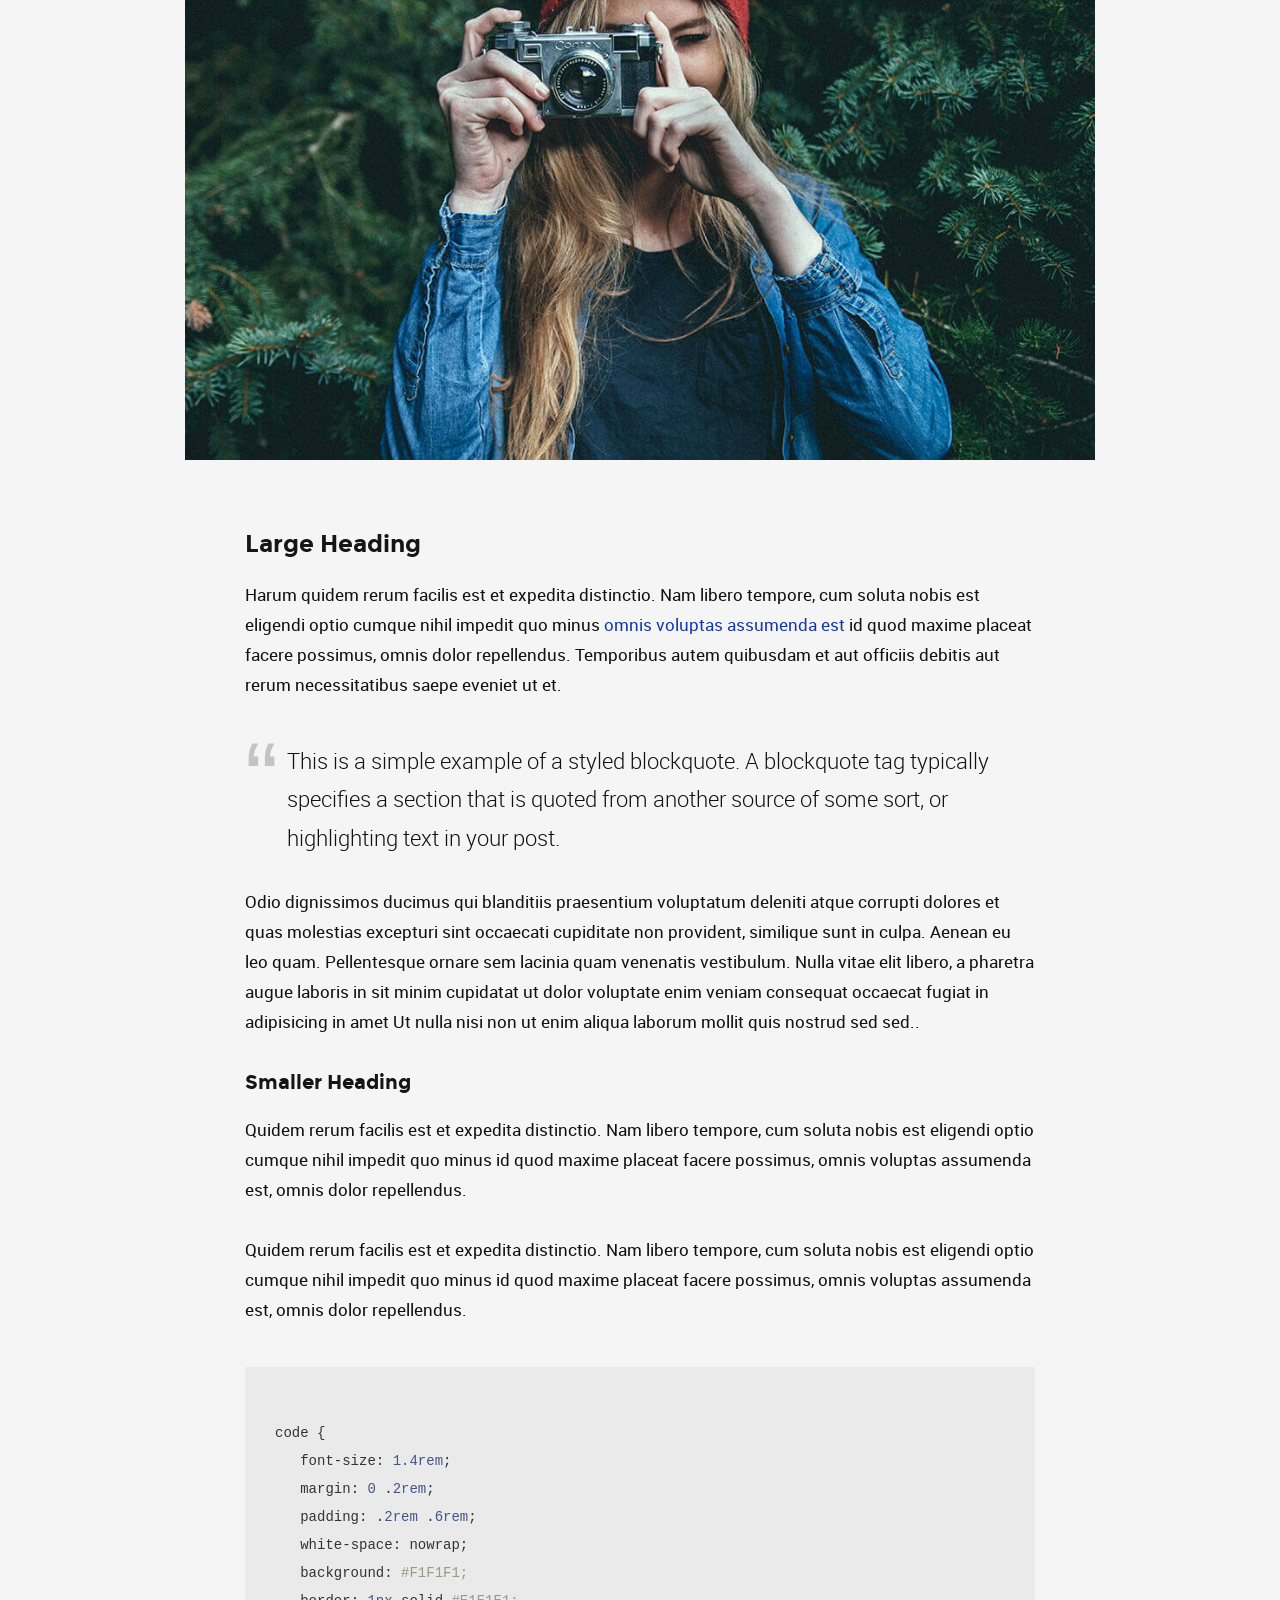
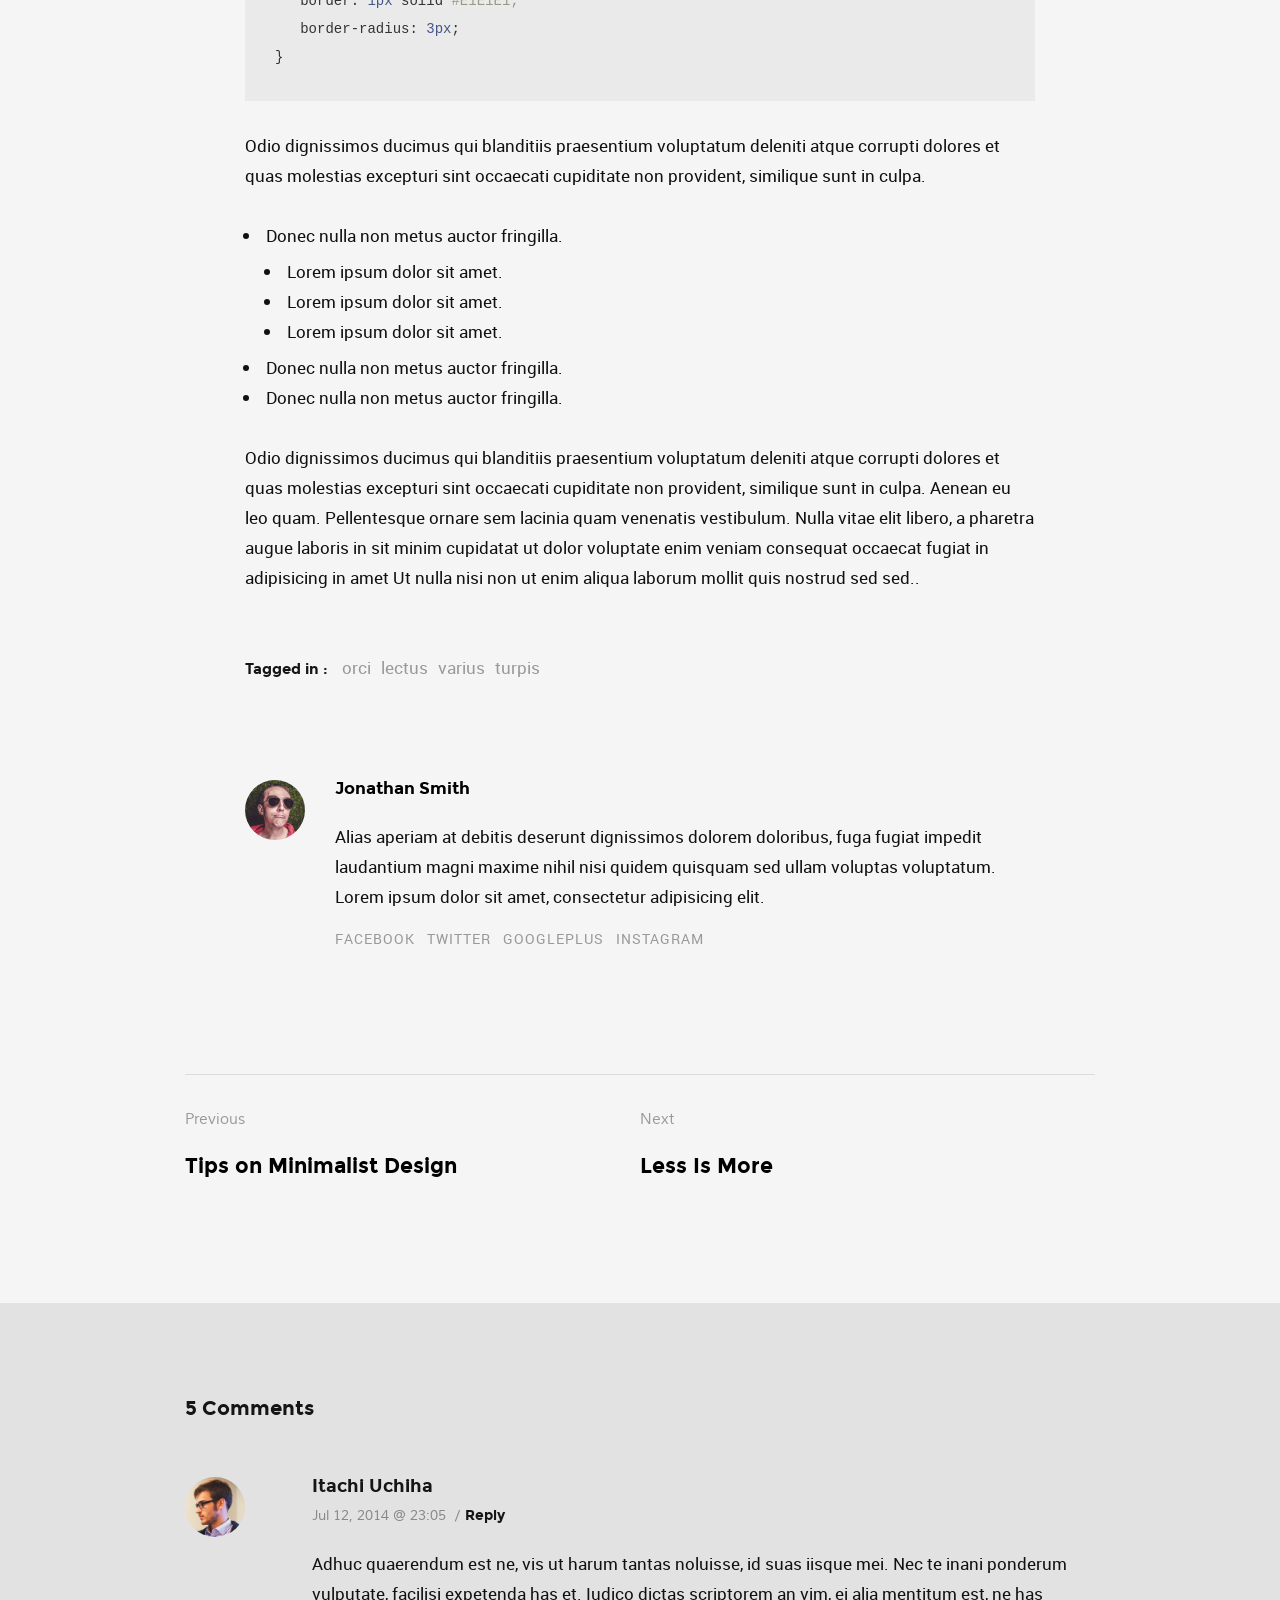
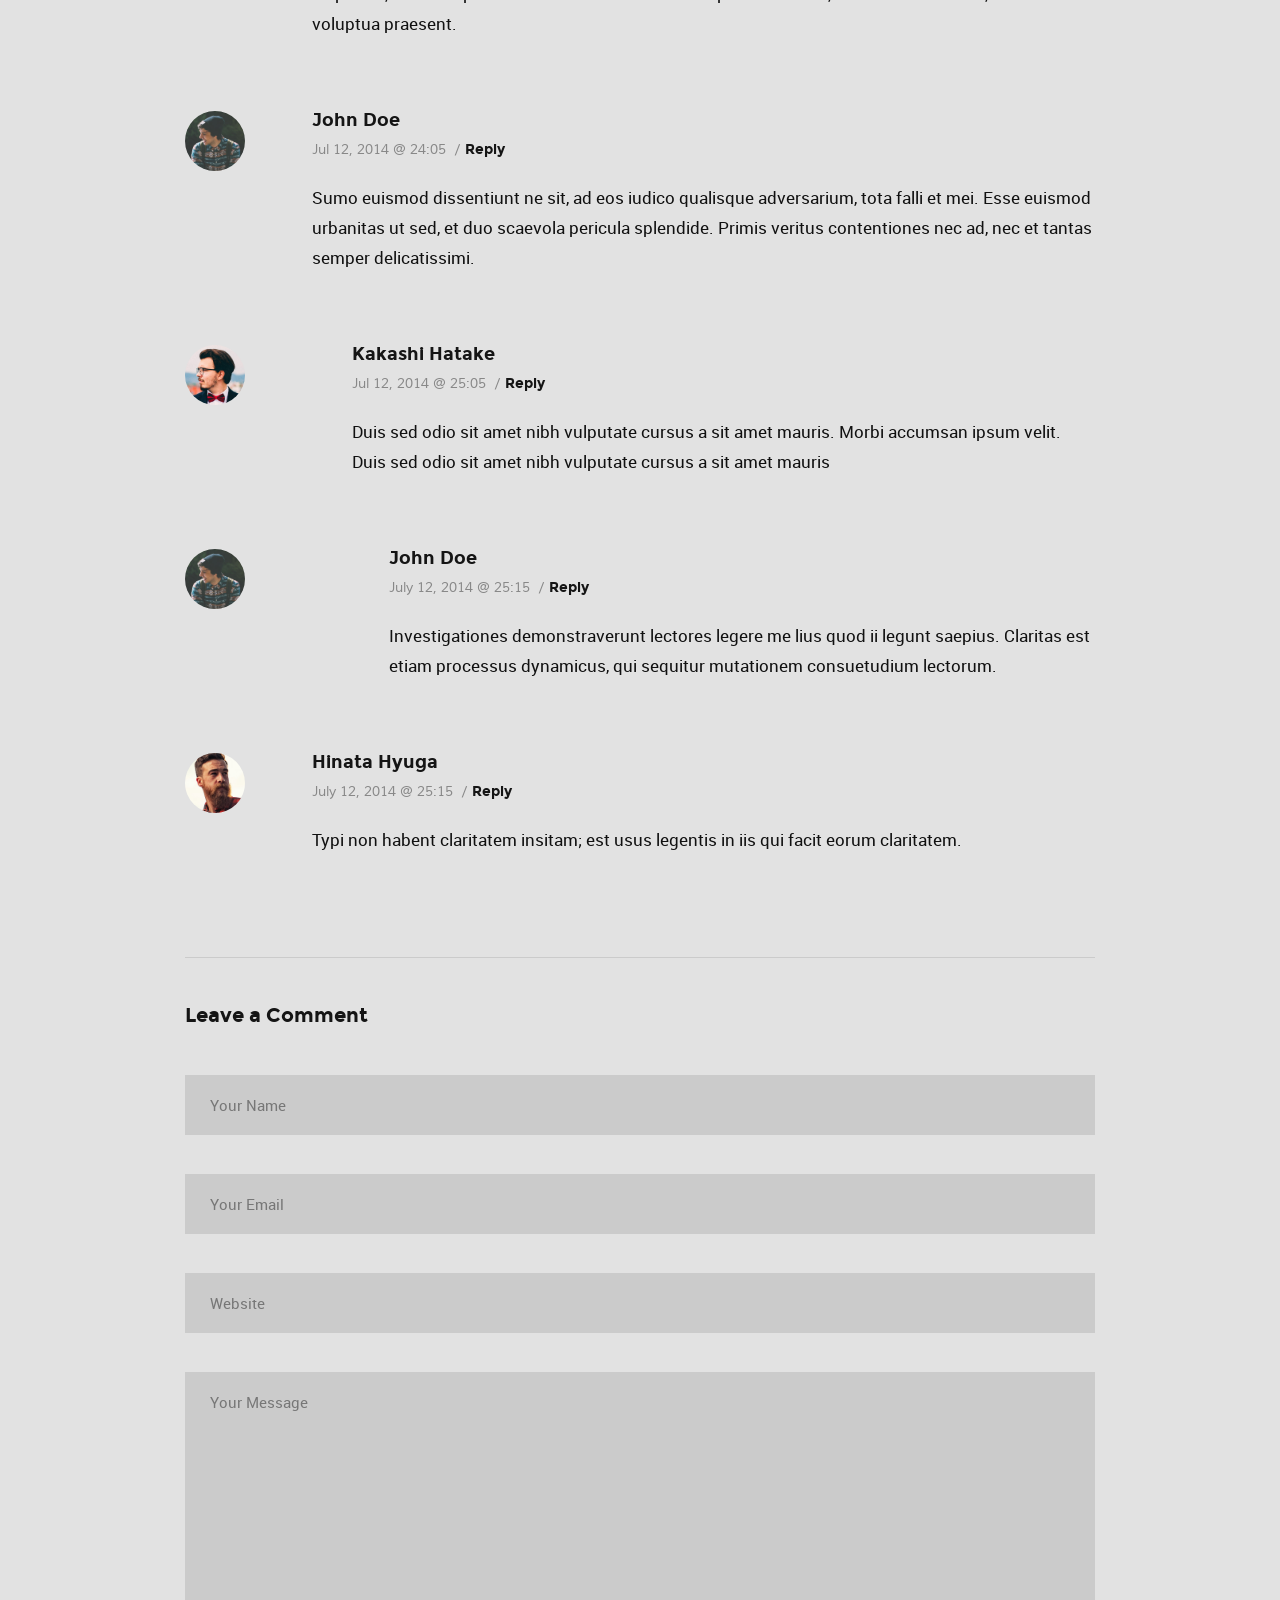
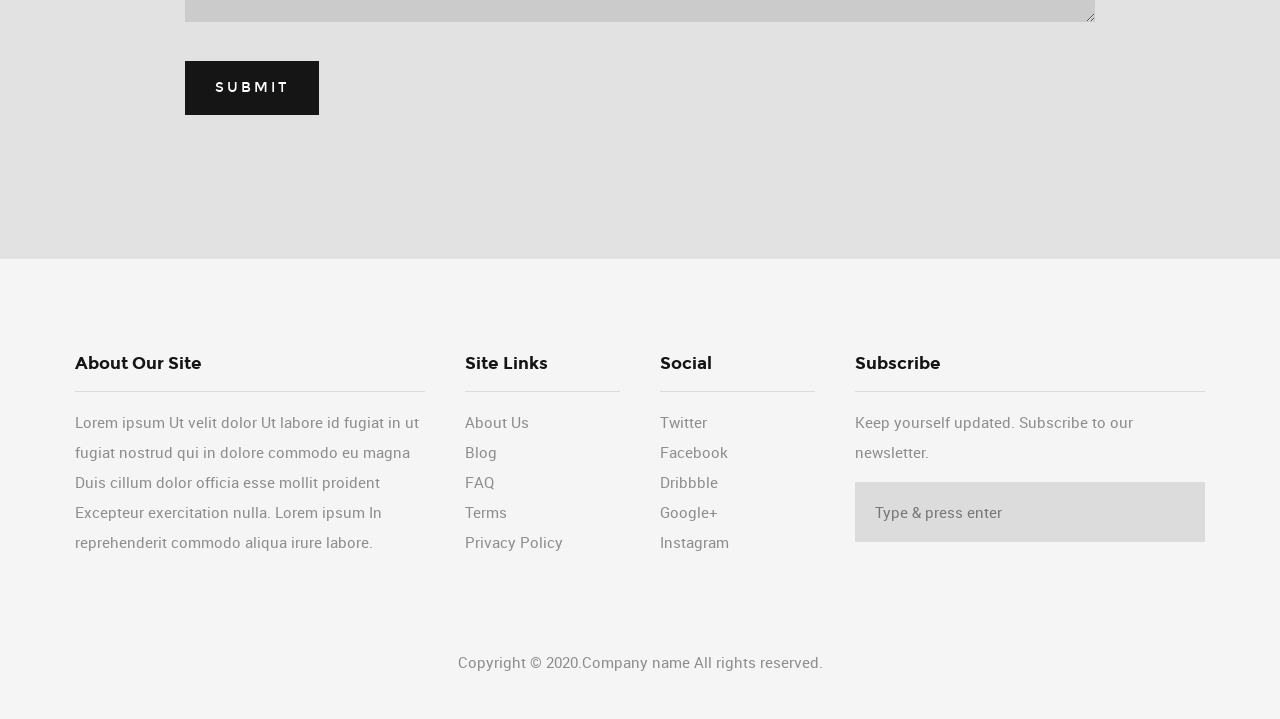
<file: blog/single-video.html>
<!DOCTYPE html>
<!--[if IE 8 ]><html class="no-js oldie ie8" lang="en"> <![endif]-->
<!--[if IE 9 ]><html class="no-js oldie ie9" lang="en"> <![endif]-->
<!--[if (gte IE 9)|!(IE)]><!--><html class="no-js" lang="en"> <!--<![endif]-->
<head>

   <!--- basic page needs
   ================================================== -->
   <meta charset="utf-8">
	<title>Video Format Post - Abstract</title>
	<meta name="description" content="">  
	<meta name="author" content="">

   <!-- mobile specific metas
   ================================================== -->
	<meta name="viewport" content="width=device-width, initial-scale=1, maximum-scale=1">

 	<!-- CSS
   ================================================== -->
   <link rel="stylesheet" href="css/base.css">
   <link rel="stylesheet" href="css/vendor.css">  
   <link rel="stylesheet" href="css/main.css">
        

   <!-- script
   ================================================== -->
	<script src="js/modernizr.js"></script>
	<script src="js/pace.min.js"></script>

   <!-- favicons
	================================================== -->
	<link rel="shortcut icon" href="favicon.ico" type="image/x-icon">
	<link rel="icon" href="favicon.ico" type="image/x-icon">

</head>

<body id="top">

	<!-- header 
   ================================================== -->
   <header class="short-header">   

   	<div class="gradient-block"></div>	

   	<div class="row header-content">

   		<div class="logo">
	         <a href="index.html">Author</a>
	      </div>

	   	<nav id="main-nav-wrap">
				<ul class="main-navigation sf-menu">
					<li><a href="index.html" title="">Home</a></li>									
					<li class="has-children">
						<a href="category.html" title="">Categories</a>
						<ul class="sub-menu">
			            <li><a href="category.html">Wordpress</a></li>
			            <li><a href="category.html">HTML</a></li>
			            <li><a href="category.html">Photography</a></li>
			            <li><a href="category.html">UI</a></li>
			            <li><a href="category.html">Mockups</a></li>
			            <li><a href="category.html">Branding</a></li>
			         </ul>
					</li>
					<li class="has-children current">
						<a href="single-standard.html" title="">Blog</a>
						<ul class="sub-menu">
			            <li><a href="single-video.html">Video Post</a></li>
			            <li><a href="single-audio.html">Audio Post</a></li>
			            <li><a href="single-gallery.html">Gallery Post</a></li>
			            <li><a href="single-standard.html">Standard Post</a></li>
			         </ul>
					</li>
					<li><a href="style-guide.html" title="">Styles</a></li>
					<li><a href="about.html" title="">About</a></li>	
					<li><a href="contact.html" title="">Contact</a></li>										
				</ul>
			</nav> <!-- end main-nav-wrap -->

			<div class="search-wrap">
				
				<form role="search" method="get" class="search-form" action="#">
					<label>
						<span class="hide-content">Search for:</span>
						<input type="search" class="search-field" placeholder="Type Your Keywords" value="" name="s" title="Search for:" autocomplete="off">
					</label>
					<input type="submit" class="search-submit" value="Search">
				</form>

				<a href="#" id="close-search" class="close-btn">Close</a>

			</div> <!-- end search wrap -->	

			<div class="triggers">
				<a class="search-trigger" href="#"><i class="fa fa-search"></i></a>
				<a class="menu-toggle" href="#"><span>Menu</span></a>
			</div> <!-- end triggers -->	
   		
   	</div>     		
   	
   </header> <!-- end header -->


   <!-- content
   ================================================== -->
   <section id="content-wrap" class="blog-single">
   	<div class="row">
   		<div class="col-twelve">

   			<article class="format-video">  

   				<div class="content-media">
						<div class="fluid-video-wrapper">
                  	<iframe src="https://player.vimeo.com/video/14592941?title=0&byline=0&portrait=0" width="640" height="360" frameborder="0" webkitallowfullscreen mozallowfullscreen allowfullscreen></iframe>
            		</div> 
					</div>

					<div class="primary-content">

						<h1 class="entry-title">Hey, This Is A Video Format Post.</h1>	

						<ul class="entry-meta">
							<li class="date">September 06, 2016</li>						
							<li class="cat"><a href="">Wordpress</a><a href="">Design</a></li>				
						</ul>						

						<p class="lead">Duis ex ad cupidatat tempor Excepteur cillum cupidatat fugiat nostrud cupidatat dolor sunt sint sit nisi est eu exercitation incididunt adipisicing veniam velit id fugiat enim mollit amet anim veniam dolor dolor irure velit commodo cillum sit nulla ullamco magna amet magna cupidatat qui labore cillum sit in tempor veniam consequat non laborum adipisicing aliqua ea nisi sint.</p> 

						<p>Duis ex ad cupidatat tempor Excepteur cillum cupidatat fugiat nostrud cupidatat dolor sunt sint sit nisi est eu exercitation incididunt adipisicing veniam velit id fugiat enim mollit amet anim veniam dolor dolor irure velit commodo cillum sit nulla ullamco magna amet magna cupidatat qui labore cillum sit in tempor veniam consequat non laborum adipisicing aliqua ea nisi sint ut quis proident ullamco ut dolore culpa occaecat ut laboris in sit minim cupidatat ut dolor voluptate enim veniam consequat occaecat fugiat in adipisicing in amet Ut nulla nisi non ut enim aliqua laborum mollit quis nostrud sed sed.</p>

						<p><img src="images/shutterbug.jpg" alt=""></p>

						<h2>Large Heading</h2>

						<p>Harum quidem rerum facilis est et expedita distinctio. Nam libero tempore, cum soluta nobis est eligendi optio cumque nihil impedit quo minus <a href="http://#">omnis voluptas assumenda est</a> id quod maxime placeat facere possimus, omnis dolor repellendus. Temporibus autem quibusdam et aut officiis debitis aut rerum necessitatibus saepe eveniet ut et.</p>

						<blockquote><p>This is a simple example of a styled blockquote. A blockquote tag typically specifies a section that is quoted from another source of some sort, or highlighting text in your post.</p></blockquote>

						<p>Odio dignissimos ducimus qui blanditiis praesentium voluptatum deleniti atque corrupti dolores et quas molestias excepturi sint occaecati cupiditate non provident, similique sunt in culpa. Aenean eu leo quam. Pellentesque ornare sem lacinia quam venenatis vestibulum. Nulla vitae elit libero, a pharetra augue laboris in sit minim cupidatat ut dolor voluptate enim veniam consequat occaecat fugiat in adipisicing in amet Ut nulla nisi non ut enim aliqua laborum mollit quis nostrud sed sed..</p>

						<h3>Smaller Heading</h3>

						<p>Quidem rerum facilis est et expedita distinctio. Nam libero tempore, cum soluta nobis est eligendi optio cumque nihil impedit quo minus id quod maxime placeat facere possimus, omnis voluptas assumenda est, omnis dolor repellendus.</p>

						<p>Quidem rerum facilis est et expedita distinctio. Nam libero tempore, cum soluta nobis est eligendi optio cumque nihil impedit quo minus id quod maxime placeat facere possimus, omnis voluptas assumenda est, omnis dolor repellendus.</p>

<pre><code>
code {
   font-size: 1.4rem;
   margin: 0 .2rem;
   padding: .2rem .6rem;
   white-space: nowrap;
   background: #F1F1F1;
   border: 1px solid #E1E1E1;	
   border-radius: 3px;
}
</code></pre>

						<p>Odio dignissimos ducimus qui blanditiis praesentium voluptatum deleniti atque corrupti dolores et quas molestias excepturi sint occaecati cupiditate non provident, similique sunt in culpa.</p>

						<ul>
							<li>Donec nulla non metus auctor fringilla.
								<ul>
									<li>Lorem ipsum dolor sit amet.</li>
									<li>Lorem ipsum dolor sit amet.</li>
									<li>Lorem ipsum dolor sit amet.</li>
								</ul>
							</li>
							<li>Donec nulla non metus auctor fringilla.</li>
							<li>Donec nulla non metus auctor fringilla.</li>
						</ul>

						<p>Odio dignissimos ducimus qui blanditiis praesentium voluptatum deleniti atque corrupti dolores et quas molestias excepturi sint occaecati cupiditate non provident, similique sunt in culpa. Aenean eu leo quam. Pellentesque ornare sem lacinia quam venenatis vestibulum. Nulla vitae elit libero, a pharetra augue laboris in sit minim cupidatat ut dolor voluptate enim veniam consequat occaecat fugiat in adipisicing in amet Ut nulla nisi non ut enim aliqua laborum mollit quis nostrud sed sed..</p>

						<p class="tags">
		  			     	<span>Tagged in :</span>
		  				  	<a href="#">orci</a><a href="#">lectus</a><a href="#">varius</a><a href="#">turpis</a>
		  			   </p>

		  			   <div class="author-profile">
		  			   	<img src="images/avatars/user-05.jpg" alt="">

		  			   	<div class="about">
		  			   		<h4><a href="#">Jonathan Smith</a></h4>
		  			   	
		  			   		<p>Alias aperiam at debitis deserunt dignissimos dolorem doloribus, fuga fugiat impedit laudantium magni maxime nihil nisi quidem quisquam sed ullam voluptas voluptatum. Lorem ipsum dolor sit amet, consectetur adipisicing elit.
		  			   		</p>

		  			   		<ul class="author-social">
		  			   			<li><a href="#">Facebook</a></li>
						        	<li><a href="#">Twitter</a></li>
						        	<li><a href="#">GooglePlus</a></li>
						        	<li><a href="#">Instagram</i></a></li>					        	
		  			   		</ul>
		  			   	</div>
		  			   </div> <!-- end author-profile -->						

					</div> <!-- end entry-primary -->		  			   

	  			   <div class="pagenav group">
		  			   <div class="prev-nav">
		  			   	<a href="#" rel="prev">
		  			   		<span>Previous</span>
		  			   		Tips on Minimalist Design 
		  			   	</a>
		  			   </div>
		  				<div class="next-nav">
		  					<a href="#" rel="next">
		  						<span>Next</span>
		  			   		Less Is More 
		  					</a>
		  				</div>  				   
	  				</div>

				</article>
   		

			</div> <!-- end col-twelve -->
   	</div> <!-- end row -->

		<div class="comments-wrap">
			<div id="comments" class="row">
				<div class="col-full">

               <h3>5 Comments</h3>

               <!-- commentlist -->
               <ol class="commentlist">

                  <li class="depth-1">

                     <div class="avatar">
                        <img width="50" height="50" class="avatar" src="images/avatars/user-01.jpg" alt="">
                     </div>

                     <div class="comment-content">

	                     <div class="comment-info">
	                        <cite>Itachi Uchiha</cite>

	                        <div class="comment-meta">
	                           <time class="comment-time" datetime="2014-07-12T23:05">Jul 12, 2014 @ 23:05</time>
	                           <span class="sep">/</span><a class="reply" href="#">Reply</a>
	                        </div>
	                     </div>

	                     <div class="comment-text">
	                        <p>Adhuc quaerendum est ne, vis ut harum tantas noluisse, id suas iisque mei. Nec te inani ponderum vulputate,
	                        facilisi expetenda has et. Iudico dictas scriptorem an vim, ei alia mentitum est, ne has voluptua praesent.</p>
	                     </div>

	                  </div>

                  </li>

                  <li class="thread-alt depth-1">

                     <div class="avatar">
                        <img width="50" height="50" class="avatar" src="images/avatars/user-04.jpg" alt="">
                     </div>

                     <div class="comment-content">

	                     <div class="comment-info">
	                        <cite>John Doe</cite>

	                        <div class="comment-meta">
	                           <time class="comment-time" datetime="2014-07-12T24:05">Jul 12, 2014 @ 24:05</time>
	                           <span class="sep">/</span><a class="reply" href="#">Reply</a>
	                        </div>
	                     </div>

	                     <div class="comment-text">
	                        <p>Sumo euismod dissentiunt ne sit, ad eos iudico qualisque adversarium, tota falli et mei. Esse euismod
	                        urbanitas ut sed, et duo scaevola pericula splendide. Primis veritus contentiones nec ad, nec et
	                        tantas semper delicatissimi.</p>                        
	                     </div>

	                  </div>

                     <ul class="children">

                        <li class="depth-2">

                           <div class="avatar">
                              <img width="50" height="50" class="avatar" src="images/avatars/user-03.jpg" alt="">
                           </div>

                           <div class="comment-content">

	                           <div class="comment-info">
	                              <cite>Kakashi Hatake</cite>

	                              <div class="comment-meta">
	                                 <time class="comment-time" datetime="2014-07-12T25:05">Jul 12, 2014 @ 25:05</time>
	                                 <span class="sep">/</span><a class="reply" href="#">Reply</a>
	                              </div>
	                           </div>

	                           <div class="comment-text">
	                              <p>Duis sed odio sit amet nibh vulputate
	                              cursus a sit amet mauris. Morbi accumsan ipsum velit. Duis sed odio sit amet nibh vulputate
	                              cursus a sit amet mauris</p>
	                           </div>

                           </div>

                           <ul class="children">

                              <li class="depth-3">

                                 <div class="avatar">
                                    <img width="50" height="50" class="avatar" src="images/avatars/user-04.jpg" alt="">
                                 </div>

                                 <div class="comment-content">

	                                 <div class="comment-info">
	                                    <cite>John Doe</cite>

	                                    <div class="comment-meta">
	                                       <time class="comment-time" datetime="2014-07-12T25:15">July 12, 2014 @ 25:15</time>
	                                       <span class="sep">/</span><a class="reply" href="#">Reply</a>
	                                    </div>
	                                 </div>

	                                 <div class="comment-text">
	                                    <p>Investigationes demonstraverunt lectores legere me lius quod ii legunt saepius. Claritas est
	                                    etiam processus dynamicus, qui sequitur mutationem consuetudium lectorum.</p>
	                                 </div>

                                 </div>

                              </li>

                           </ul>

                        </li>

                     </ul>

                  </li>

                  <li class="depth-1">

                     <div class="avatar">
                        <img width="50" height="50" class="avatar" src="images/avatars/user-02.jpg" alt="">
                     </div>

                     <div class="comment-content">

	                     <div class="comment-info">
	                        <cite>Hinata Hyuga</cite>

	                        <div class="comment-meta">
	                           <time class="comment-time" datetime="2014-07-12T25:15">July 12, 2014 @ 25:15</time>
	                           <span class="sep">/</span><a class="reply" href="#">Reply</a>
	                        </div>
	                     </div>

	                     <div class="comment-text">
	                        <p>Typi non habent claritatem insitam; est usus legentis in iis qui facit eorum claritatem.</p>
	                     </div>

                     </div>

                  </li>

               </ol> <!-- Commentlist End -->					

               <!-- respond -->
               <div class="respond">

               	<h3>Leave a Comment</h3>

                  <form name="contactForm" id="contactForm" method="post" action="">
  					   <fieldset>

                     <div class="form-field">
  						      <input name="cName" type="text" id="cName" class="full-width" placeholder="Your Name" value="">
                     </div>

                     <div class="form-field">
  						      <input name="cEmail" type="text" id="cEmail" class="full-width" placeholder="Your Email" value="">
                     </div>

                     <div class="form-field">
  						      <input name="cWebsite" type="text" id="cWebsite" class="full-width" placeholder="Website"  value="">
                     </div>

                     <div class="message form-field">
                        <textarea name="cMessage" id="cMessage" class="full-width" placeholder="Your Message" ></textarea>
                     </div>

                     <button type="submit" class="submit button-primary">Submit</button>

  					   </fieldset>
  				      </form> <!-- Form End -->

               </div> <!-- Respond End -->

         	</div> <!-- end col-full -->
         </div> <!-- end row comments -->
		</div> <!-- end comments-wrap -->

   </section> <!-- end content -->



   
   <!-- footer
   ================================================== -->
   <footer>

   	<div class="footer-main">

   		<div class="row">  

	      	<div class="col-four tab-full mob-full footer-info">            

	            <h4>About Our Site</h4>

	               <p>
		          	Lorem ipsum Ut velit dolor Ut labore id fugiat in ut fugiat nostrud qui in dolore commodo eu magna Duis cillum dolor officia esse mollit proident Excepteur exercitation nulla. Lorem ipsum In reprehenderit commodo aliqua irure labore.
		          	</p>

		      </div> <!-- end footer-info -->

	      	<div class="col-two tab-1-3 mob-1-2 site-links">

	      		<h4>Site Links</h4>

	      		<ul>
	      			<li><a href="#">About Us</a></li>
						<li><a href="#">Blog</a></li>
						<li><a href="#">FAQ</a></li>
						<li><a href="#">Terms</a></li>
						<li><a href="#">Privacy Policy</a></li>
					</ul>

	      	</div> <!-- end site-links -->  

	      	<div class="col-two tab-1-3 mob-1-2 social-links">

	      		<h4>Social</h4>

	      		<ul>
	      			<li><a href="#">Twitter</a></li>
						<li><a href="#">Facebook</a></li>
						<li><a href="#">Dribbble</a></li>
						<li><a href="#">Google+</a></li>
						<li><a href="#">Instagram</a></li>
					</ul>
	      	           	
	      	</div> <!-- end social links --> 

	      	<div class="col-four tab-1-3 mob-full footer-subscribe">

	      		<h4>Subscribe</h4>

	      		<p>Keep yourself updated. Subscribe to our newsletter.</p>

	      		<div class="subscribe-form">
	      	
	      			<form id="mc-form" class="group" novalidate="true">

							<input type="email" value="" name="dEmail" class="email" id="mc-email" placeholder="Type &amp; press enter" required=""> 
	   		
			   			<input type="submit" name="subscribe" >
		   	
		   				<label for="mc-email" class="subscribe-message"></label>
			
						</form>

	      		</div>	      		
	      	           	
	      	</div> <!-- end subscribe -->         

	      </div> <!-- end row -->

   	</div> <!-- end footer-main -->

      <div class="footer-bottom">
      	<div class="row">

      		<div class="col-twelve">
	      		<div class="copyright">
		         	<span>Copyright &copy; 2020.Company name All rights reserved.</span> 
		         </div>

		         <div id="go-top">
		            <a class="smoothscroll" title="Back to Top" href="#top"><i class="icon icon-arrow-up"></i></a>
		         </div>         
	      	</div>

      	</div> 
      </div> <!-- end footer-bottom -->  

   </footer>  

   <div id="preloader"> 
    	<div id="loader"></div>
   </div> 

   <!-- Java Script
   ================================================== --> 
   <script src="js/jquery-2.1.3.min.js"></script>
   <script src="js/plugins.js"></script>
   <script src="js/main.js"></script>

</body>

</html>
</file>
<file: styles.css>
@charset "UTF-8";
:root{--paper:#f5f4ef;--ink:#262e2a;--muted:#68716b;--green:#46664f;--green-dark:#233e30;--line:#d9dcd2;--wash:#e9ede5;--serif:"Baskerville","Iowan Old Style","Palatino Linotype",Georgia,"Songti SC",serif;--sans:-apple-system,BlinkMacSystemFont,"Segoe UI","PingFang SC","Microsoft YaHei",sans-serif;--mono:"SFMono-Regular",Consolas,"Liberation Mono",monospace}
*{box-sizing:border-box}html{scroll-behavior:smooth;scroll-padding-top:28px}body{margin:0;color:var(--ink);background:var(--paper);font-family:var(--sans);font-size:15px;line-height:1.7;-webkit-font-smoothing:antialiased}button,a{-webkit-tap-highlight-color:transparent}a{color:inherit;text-decoration:none}button{font:inherit;color:inherit;cursor:pointer}button:disabled{cursor:default}img{display:block;max-width:100%}::selection{color:var(--green-dark);background:#dbe7ad}:focus-visible{outline:2px solid var(--green);outline-offset:5px}h1,h2,h3,p,figure{margin:0}h1,h2{font-weight:400}h2{font-family:var(--serif);font-size:clamp(38px,4vw,53px);letter-spacing:-1.6px;line-height:1.12}h2 em{font-weight:400;color:var(--green)}.wrap{width:min(1160px,calc(100% - 96px));margin-inline:auto}.mono,.eyebrow,.section-label{font-family:var(--mono);font-size:10px;letter-spacing:1.4px;font-weight:400}.skip-link{position:absolute;z-index:20;top:-70px;left:20px;background:var(--ink);color:white;padding:12px}.skip-link:focus{top:10px}.site-header{height:100px;display:flex;align-items:center;border-bottom:1px solid var(--line);gap:36px}.wordmark{display:flex;align-items:center;gap:14px;margin-right:auto}.monogram{font-family:var(--serif);font-size:41px;line-height:1;letter-spacing:-3px}.monogram>span{color:var(--green)}.wordmark-name{font-family:var(--mono);font-size:9px;line-height:1.7;letter-spacing:1.2px}.wordmark-name span{font-family:var(--sans);letter-spacing:4.4px;font-size:10px}.site-header nav{display:flex;gap:28px;font-size:12px}.site-header nav a{position:relative;padding-block:10px}.site-header nav a:after,.hero-links a:after{content:"";position:absolute;bottom:4px;left:0;width:0;height:1px;background:var(--green);transition:width .2s}.site-header nav a:hover:after,.hero-links a:hover:after{width:100%}.language-switch{display:flex;align-items:center;gap:8px;font-family:var(--mono);font-size:11px;background:none;border:0;border-left:1px solid var(--line);padding:8px 0 8px 22px}.language-divider,.language-other{color:#747d75}.language-other{font-family:var(--sans)}
.hero{position:relative;display:grid;grid-template-columns:1.05fr 1fr;gap:56px;align-items:center;padding-top:72px;padding-bottom:112px;min-height:720px}.hero-copy{padding-bottom:14px}.eyebrow{display:flex;align-items:center;gap:8px;color:var(--muted)}.status-dot{width:6px;height:6px;border-radius:50%;background:var(--green);box-shadow:0 0 0 4px #46664f0c}.hero h1{font-family:var(--serif);font-size:clamp(70px,8.5vw,110px);line-height:.91;letter-spacing:-5px;margin:31px 0 24px}.hero h1>span:not(.name-period){font-style:italic}.name-period{color:var(--green)}.name-chinese{display:flex;align-items:center;gap:14px;font-size:17px;letter-spacing:3px}.name-chinese>span:last-child{font-size:12px;letter-spacing:0;color:var(--muted)}.small-rule{width:26px;height:1px;background:#a2aba0}.affiliation{font-size:13px;margin-top:9px;letter-spacing:.05px}.affiliation>span{margin:0 8px;color:#85907f}.hero-description{font-size:15px;line-height:1.9;max-width:400px;margin-top:23px;color:#59645c}.hero-links{display:flex;gap:27px;margin-top:24px;font-family:var(--mono);font-size:11px}.hero-links a{position:relative;padding:5px 0}.hero-links a>span{margin-left:5px;color:var(--green)}.hero-figure{position:relative;padding:0 0 22px 20px;margin:0 0 0 24px}.hero-figure:before{content:"";position:absolute;left:0;top:23px;width:calc(100% - 23px);height:calc(100% - 18px);border:1px solid #b7c0b0;z-index:-1}.photo-corner{position:absolute;top:-26px;right:0;font-family:var(--mono);color:#8c9b87;font-size:21px}.hero-photo{overflow:hidden;height:435px;background:#dce3e7}.hero-photo img{width:100%;height:100%;object-fit:cover;object-position:82% center;transition:transform 1s}.hero-photo:hover img{transform:scale(1.025)}.hero-figure figcaption{display:flex;justify-content:space-between;gap:12px;margin-top:15px;align-items:center}.photo-caption{font-family:var(--serif);font-style:italic;font-size:16px}.hero-figure .mono{font-size:8px;letter-spacing:1px;color:var(--muted)}.scroll-cue{position:absolute;bottom:35px;left:0;display:flex;align-items:center;gap:30px;font-size:10px;font-family:var(--mono);color:var(--muted)}.scroll-cue>span:last-child{font-size:18px;color:var(--green)}
.research-section{background:var(--wash);padding:55px 0 44px}.section-label{display:flex;gap:13px;color:var(--muted);margin-bottom:35px}.section-label>span:first-child{color:var(--green)}.research-grid{display:grid;grid-template-columns:.95fr 1.05fr;gap:70px;align-items:center}.research-copy h2{margin-bottom:22px}.research-copy>p{max-width:435px;font-size:15px;line-height:1.95}.research-copy .research-secondary{color:var(--muted);font-size:13px;margin-top:14px}.text-link{display:inline-flex;align-items:center;gap:14px;font-size:11px;border-bottom:1px solid #a5b29c;padding-bottom:5px;transition:color .2s,border-color .2s}.text-link:hover{color:var(--green);border-color:var(--green)}.research-link{margin-top:24px}.research-diagram{align-self:stretch;padding:4px 0 0;min-width:0}.diagram-topline{display:flex;justify-content:space-between;font:9px var(--mono);letter-spacing:1.2px;color:#6d7a68;padding-bottom:2px}.constellation{position:relative;aspect-ratio:520/330;width:100%}.signal-lines{position:absolute;inset:0;width:100%;height:100%;overflow:visible}.orbit{fill:none;stroke:#bdc9b5;stroke-width:.75;stroke-dasharray:2 6}.orbit-inner{stroke:#cbd3c4;stroke-dasharray:none}.signal{fill:none;stroke:#8c9e80;stroke-width:1.1;transition:opacity .25s,stroke .25s}.signal-point{fill:#657f4f;transition:opacity .25s}.person-node{position:absolute;left:50%;top:52%;transform:translate(-50%,-50%);display:flex;flex-direction:column;align-items:center;justify-content:center;gap:8px;width:118px;height:118px;border:1px solid #9aaf8b;border-radius:50%;background:#e9ede5;box-shadow:0 0 0 8px #e9ede5;z-index:1}.person-node svg{width:43px;height:48px;stroke:#486544;stroke-width:1.2}.person-node span{font:8px var(--mono);letter-spacing:1.3px;color:#506746}.device-node{position:absolute;transform:translate(-50%,-50%);display:flex;flex-direction:column;align-items:center;gap:6px;width:99px;background:var(--wash);transition:opacity .25s,color .25s;color:#4b6250}.device-node svg{fill:none;stroke:currentColor;stroke-width:1.15;width:43px;height:43px}.device-node span{font:8px var(--mono);letter-spacing:1px}.watch-node{left:21.15%;top:28.5%}.glasses-node{left:78.8%;top:28.5%}.audio-node{left:21.15%;top:78.2%}.phone-node{left:78.8%;top:78.2%}.device-controls{display:flex;justify-content:center;flex-wrap:wrap;gap:5px}.device-controls button{border:0;background:transparent;padding:6px 10px;font-size:10px;color:var(--muted);border-radius:2px;transition:background .2s,color .2s}.device-controls button[aria-pressed="true"]{background:#d5decc;color:var(--green-dark)}.device-controls button:hover{color:var(--green-dark);background:#dfe5d9}.device-note{font-family:var(--serif);font-size:16px;text-align:center;line-height:1.45;max-width:410px;margin:15px auto 0;min-height:47px;color:#5b6b53}.research-diagram:not([data-device="all"]) .device-node,.research-diagram:not([data-device="all"]) .signal,.research-diagram:not([data-device="all"]) .signal-point{opacity:.22}.research-diagram[data-device="watch"] .watch-node,.research-diagram[data-device="watch"] .signal-watch,.research-diagram[data-device="glasses"] .glasses-node,.research-diagram[data-device="glasses"] .signal-glasses,.research-diagram[data-device="audio"] .audio-node,.research-diagram[data-device="audio"] .signal-audio,.research-diagram[data-device="phone"] .phone-node,.research-diagram[data-device="phone"] .signal-phone{opacity:1;color:#26462e;stroke-width:1.7}.research-themes{display:grid;grid-template-columns:repeat(3,1fr);gap:45px;margin-top:47px;padding-top:25px;border-top:1px solid #cdd5c5}.research-themes>div{position:relative;padding-left:28px}.theme-index{position:absolute;left:0;top:0;font:italic 19px var(--serif);color:#809277}.research-themes h3{font-size:13px;font-weight:500;margin-bottom:6px}.research-themes p{font-size:12px;color:var(--muted);line-height:1.75;max-width:275px}
.publications-section{padding-top:80px;padding-bottom:50px}.section-heading-row{display:flex;justify-content:space-between;align-items:baseline;gap:25px}.section-intro{color:var(--muted);font-size:13px;line-height:1.9;margin-top:17px;max-width:600px}.publication-list{margin-top:32px}.publication{display:grid;grid-template-columns:102px 1fr;gap:33px;padding:29px 0;border-top:1px solid var(--line)}.pub-side{padding-top:3px}.pub-year{font-family:var(--serif);font-size:28px;line-height:1;color:#7a8476}.pub-venue{font:9px var(--mono);margin-top:12px;color:var(--green);letter-spacing:.7px}.pub-title{font-size:17px;line-height:1.5;font-weight:500;letter-spacing:-.25px;max-width:850px}.pub-title a:hover{color:var(--green)}.pub-authors{font-size:11px;color:var(--muted);margin-top:8px}.pub-authors strong{font-weight:500;color:var(--ink)}.pub-desc{font-size:12px;color:var(--muted);margin-top:10px;line-height:1.85;max-width:820px}.pub-actions{display:flex;gap:21px;align-items:center;margin-top:13px;font:10px var(--mono)}.pub-actions a,.pub-actions button{background:none;border:0;border-bottom:1px solid transparent;padding:3px 0;font:inherit}.pub-actions a:hover,.pub-actions button:hover{border-color:var(--green);color:var(--green)}.pub-actions .pub-concept{margin-left:auto;color:#7b8775;font-family:var(--serif);font-size:14px;font-style:italic}.collaborative-papers{border-top:1px solid var(--line);border-bottom:1px solid var(--line);margin-top:9px}.collaborative-papers summary{list-style:none;display:flex;justify-content:space-between;align-items:center;cursor:pointer;font-size:12px;color:var(--muted);padding:20px 0}.collaborative-papers summary::-webkit-details-marker{display:none}.details-plus{font-size:21px;font-weight:300;transition:transform .2s}.collaborative-papers[open] .details-plus{transform:rotate(45deg)}.collaborative-papers .publication-list{margin-top:0}.collaborative-papers .pub-title{font-size:15px}
.about-section{padding-top:55px;padding-bottom:70px}.about-grid{display:grid;grid-template-columns:1fr 1fr;gap:90px}.about-copy h2{margin-bottom:23px}.about-copy>p{font-size:13px;color:var(--muted);line-height:1.95;margin-top:13px}.journey{padding-top:5px}.journey-row{position:relative;display:flex;gap:24px;padding:24px 0;border-top:1px solid var(--line)}.journey-row:first-child{padding-top:0;border:0}.journey-date{font:9px var(--mono);color:var(--muted);white-space:nowrap;padding-top:5px;min-width:107px}.journey h3{font-size:13px;line-height:1.6;font-weight:500}.journey p{font-size:12px;color:var(--muted);line-height:1.6;margin-top:4px}.journey .journey-detail{font-size:10px;line-height:1.7;color:#7e877c}.current-marker{position:absolute;right:0;top:5px;width:5px;height:5px;background:#709365;border-radius:50%}.service-strip{display:grid;grid-template-columns:230px 1fr;gap:20px;border-top:1px solid var(--line);padding-top:24px;margin-top:35px;color:var(--muted)}.service-strip>.mono{padding-top:3px}.service-strip p{font-size:12px;line-height:1.9;max-width:730px}
.outside-section{background:#eae9e2;padding:54px 0 37px}.outside-heading{display:flex;justify-content:space-between;align-items:flex-start;gap:55px}.outside-heading>p{font-size:13px;line-height:1.9;max-width:430px;color:var(--muted);padding-top:3px}.photo-journal{display:grid;grid-template-columns:1fr 1.22fr 1fr;gap:23px;margin-top:38px;align-items:start}.photo-journal figure:nth-child(2){margin-top:28px}.journal-image{overflow:hidden;background:#dce0d6;height:310px}.journal-image img{width:100%;height:100%;object-fit:cover;object-position:center 45%;transition:transform .65s}.photo-journal figure:nth-child(2) .journal-image{height:310px}.photo-journal figure:hover img{transform:scale(1.035)}.photo-journal figcaption{display:flex;align-items:baseline;gap:15px;margin-top:13px;font-family:var(--serif);font-style:italic;font-size:15px;color:#60695c}.photo-journal figcaption>span:first-child{font:9px var(--mono);color:#8d9687}.outside-bottom{margin-top:32px;display:flex;justify-content:space-between;gap:25px;align-items:center;padding-top:23px;border-top:1px solid #d0d3c6}.personal-note{font-size:10px;color:var(--muted);letter-spacing:.1px}.outside-bottom .text-link{font-size:10px;gap:9px;border:0;padding:0}.music-mark{font-size:18px;color:#728362}.site-footer{padding-top:63px;padding-bottom:24px}.site-footer .eyebrow{font-size:9px;letter-spacing:1px}.contact-title{display:inline-flex;gap:52px;align-items:center;font-family:var(--serif);font-size:clamp(33px,4.2vw,54px);letter-spacing:-1px;line-height:1.5;margin-top:10px}.contact-title>span:last-child{font-family:var(--sans);font-size:35px;font-weight:200;color:var(--green);transition:transform .2s}.contact-title:hover>span:last-child{transform:translate(4px,-4px)}.site-footer>div>p{font-family:var(--mono);font-size:11px;color:var(--muted);margin-top:3px}.footer-bottom{display:flex;justify-content:space-between;gap:20px;font-family:var(--mono);font-size:9px;letter-spacing:.2px;color:var(--muted);margin-top:52px;padding-top:19px;border-top:1px solid var(--line)}
dialog{max-width:720px;width:calc(100% - 40px);border:1px solid var(--line);background:var(--paper);color:var(--ink);padding:28px;box-shadow:0 20px 100px #172d2633}dialog::backdrop{background:#20352a66;backdrop-filter:blur(3px)}.dialog-heading{display:flex;justify-content:space-between;align-items:center}.dialog-heading h2{font-size:29px;letter-spacing:-.6px}.dialog-heading button{font-size:29px;background:none;border:0;line-height:1;padding:3px 8px}dialog pre{font-size:11px;line-height:1.7;white-space:pre-wrap;overflow-wrap:anywhere;max-height:55vh;overflow:auto;padding:20px;background:var(--wash);margin:22px 0}.dialog-actions{display:flex;gap:16px;align-items:center;font-size:12px}.solid-button{border:0;background:var(--green-dark);color:var(--paper);padding:9px 17px;font-size:11px}#copy-status{color:var(--green)}
html[lang="zh-CN"] h2{font-family:"Songti SC","STSong",var(--serif);font-size:43px;line-height:1.3;letter-spacing:0}html[lang="zh-CN"] .hero-description{line-height:2;max-width:370px}html[lang="zh-CN"] .research-copy>p{line-height:2.05}html[lang="zh-CN"] .photo-caption{font-style:normal;font-size:14px}html[lang="zh-CN"] .device-note{font-family:var(--sans);font-size:13px;line-height:1.8}html[lang="zh-CN"] .contact-title{font-family:"Songti SC",var(--serif);font-size:45px}
@media(min-width:1500px){.hero{padding-top:88px;padding-bottom:125px;min-height:755px}.hero-photo{height:465px}}
@media(max-width:1050px){.wrap{width:calc(100% - 64px)}.hero{gap:32px;min-height:660px;padding-top:64px}.hero h1{font-size:88px}.hero-figure{margin-left:0;padding-left:14px}.hero-photo{height:400px}.hero-figure figcaption{flex-direction:column;align-items:flex-start;gap:4px}.research-grid{gap:40px}.research-copy h2{font-size:44px}.about-grid{gap:45px}.journey-row{gap:15px}.journey-date{min-width:95px;font-size:8px}.journal-image,.photo-journal figure:nth-child(2) .journal-image{height:260px}.service-strip{grid-template-columns:190px 1fr}.hero-description{max-width:350px}.site-header nav{gap:20px}}
@media(max-width:760px){.wrap{width:calc(100% - 40px)}.site-header{height:80px;gap:18px}.wordmark-name{display:none}.monogram{font-size:34px}.site-header nav{gap:17px;font-size:10px}.language-switch{padding-left:14px;font-size:10px;gap:6px}.hero{grid-template-columns:1fr;gap:36px;padding-top:49px;padding-bottom:83px}.hero h1{font-size:85px;letter-spacing:-4px;line-height:.9;margin-top:27px;margin-bottom:23px}.hero-copy{padding-bottom:0}.hero-description{max-width:480px;font-size:14px;margin-top:21px}.hero-links{margin-top:21px}.hero-figure{margin:0 0 0 auto;width:86%;max-width:490px;padding-left:15px;padding-bottom:13px}.hero-photo{height:370px}.hero-figure figcaption{flex-direction:row;align-items:center;margin-top:11px}.hero-figure:before{top:17px;left:0;width:calc(100% - 16px);height:calc(100% - 11px)}.photo-corner{top:-21px}.photo-caption{font-size:14px}.scroll-cue{bottom:25px;font-size:9px}.section-label{margin-bottom:29px;font-size:9px}.research-section{padding:40px 0 34px}.research-grid{grid-template-columns:1fr;gap:36px}.research-copy h2{font-size:43px}.research-copy>p{max-width:550px;font-size:14px}.research-copy .research-secondary{font-size:12px}.research-diagram{width:100%;max-width:530px;margin:auto}.diagram-topline{font-size:8px}.research-themes{gap:22px;margin-top:34px}.research-themes>div{padding-left:0;padding-top:26px}.research-themes h3{font-size:11px;line-height:1.6}.research-themes p{font-size:10px;line-height:1.8}.theme-index{font-size:18px}.publications-section{padding-top:53px;padding-bottom:30px}.section-heading-row{display:block}.section-heading-row>.text-link{margin-top:18px}h2{font-size:40px}.section-intro{font-size:12px}.publication{grid-template-columns:57px 1fr;gap:15px;padding:23px 0}.pub-year{font-size:23px}.pub-venue{font-size:8px;line-height:1.6;letter-spacing:0;margin-top:9px}.pub-title{font-size:14px;line-height:1.6}.pub-authors{font-size:10px;line-height:1.8}.pub-desc{font-size:11px;line-height:1.8}.pub-actions{font-size:9px;gap:17px;flex-wrap:wrap}.pub-actions .pub-concept{display:none}.collaborative-papers .pub-title{font-size:13px}.about-section{padding-top:34px;padding-bottom:40px}.about-grid{grid-template-columns:1fr;gap:32px}.about-copy>p{font-size:12px}.journey-row{gap:22px}.journey-date{font-size:9px;min-width:113px}.journey h3{font-size:13px}.service-strip{grid-template-columns:1fr;gap:12px;margin-top:12px;padding-top:22px}.service-strip p{font-size:11px}.outside-section{padding:38px 0 30px}.outside-heading{display:block}.outside-heading>p{margin-top:18px;font-size:12px;max-width:510px}.photo-journal{gap:13px;grid-template-columns:1fr 1fr;margin-top:25px}.photo-journal figure:nth-child(2){margin-top:25px}.photo-journal figure:nth-child(3){grid-column:1/-1;width:60%;margin-top:2px}.journal-image,.photo-journal figure:nth-child(2) .journal-image{height:230px}.photo-journal figure:nth-child(3) .journal-image{height:240px}.photo-journal figcaption{gap:8px;font-size:12px;line-height:1.5}.photo-journal figcaption>span:first-child{font-size:8px}.outside-bottom{display:block;margin-top:25px}.personal-note{display:block;margin-bottom:12px;font-size:10px}.site-footer{padding-top:43px}.site-footer .eyebrow{font-size:8px;line-height:1.7}.contact-title{font-size:35px;gap:22px}.contact-title>span:last-child{font-size:27px}.footer-bottom{font-size:8px;margin-top:38px;flex-wrap:wrap;row-gap:12px}.footer-bottom>span:nth-child(2){order:3;width:100%}html[lang="zh-CN"] h2{font-size:35px}html[lang="zh-CN"] .contact-title{font-size:34px}html[lang="zh-CN"] .photo-caption{font-size:12px}}
@media(max-width:390px){.wrap{width:calc(100% - 32px)}.site-header{gap:10px}.site-header nav{gap:12px;font-size:9px}.language-switch{padding-left:10px}.hero h1{font-size:75px}.hero-photo{height:320px}.hero-figure{width:92%}.hero-figure .mono{font-size:7px}.person-node{width:94px;height:94px}.person-node svg{width:35px;height:40px}.person-node span{font-size:7px}.device-node svg{width:35px;height:35px}.device-node span{font-size:7px}.device-controls{gap:0}.device-controls button{font-size:9px;padding:6px 9px}.device-note{font-size:15px}.journal-image,.photo-journal figure:nth-child(2) .journal-image{height:195px}.contact-title{font-size:31px}}
@media(prefers-reduced-motion:reduce){html{scroll-behavior:auto}*,*:before,*:after{transition:none!important;animation:none!important}.hero-photo:hover img,.photo-journal figure:hover img{transform:none}}
@media(max-width:760px){.site-header nav{font-size:11px;gap:14px}.site-header nav a{padding-block:12px}.language-switch{min-height:38px}.pub-title{font-size:15px}.pub-authors{font-size:11px}.pub-desc{font-size:12px}.device-controls button{min-height:34px}.pub-actions a,.pub-actions button{min-height:30px;display:inline-flex;align-items:center}}
@media(max-width:390px){.site-header nav{gap:10px}}
@media print{.site-header nav,.language-switch,.scroll-cue,.device-controls,.outside-section,dialog,.pub-actions{display:none}.wrap{width:100%}.hero{min-height:0;padding:30px 0;grid-template-columns:1fr 1fr}.hero h1{font-size:65px}.hero-photo{height:280px}.research-section{background:#fff}.research-grid{gap:30px}.research-themes{margin-top:20px}.publication{break-inside:avoid}.about-section,.publications-section{padding-top:30px}.contact-title{font-size:30px}.footer-bottom{margin-top:25px}}

/* Give advisors enough weight to read as part of the academic path. */
.journey .journey-detail{font-size:12px;line-height:1.8;color:var(--muted)}
.journey [data-i18n="thesis"]{font-size:11px;margin-top:10px}
.journey [data-i18n="phdAdvisor"],.journey [data-i18n="postdocUniversityMentor"]{margin-top:11px}

@media(max-width:760px){.site-header .wordmark{display:none}.site-header nav{margin-right:auto}}
</file>
<file: blog/css/base.css>
/* =================================================================== 
 *
 *  Abstract v1.0 Base Stylesheet
 *  09-06-2016
 *  ------------------------------------------------------------------
 *  TOC:
 *  01. reset
 *  02. basic/base setup styles
 *  03. grid
 *  04. block grids
 *  05. MISC
 *
 * =================================================================== */


/* ===================================================================
 *  01. reset - normalize.css v3.0.2 | MIT License | git.io/normalize
 *
 * ------------------------------------------------------------------- */
html {
	font-family: sans-serif;
	-ms-text-size-adjust: 100%;
	-webkit-text-size-adjust: 100%;
}

body {
	margin: 0;
}

article,
aside,
details,
figcaption,
figure,
footer,
header,
hgroup,
main,
menu,
nav,
section,
summary {
	display: block;
}

audio,
canvas,
progress,
video {
	display: inline-block;
	vertical-align: baseline;
}

audio:not([controls]) {
	display: none;
	height: 0;
}

[hidden],
template {
	display: none;
}

a {
	background: transparent;
}

a:active,
a:hover {
	outline: 0;
}

abbr[title] {
	border-bottom: 1px dotted;
}

b,
strong {
	font-weight: bold;
}

dfn {
	font-style: italic;
}

h1 {
	font-size: 2em;
	margin: 0.67em 0;
}

mark {
	background: #ff0;
	color: #000;
}

small {
	font-size: 80%;
}

sub,
sup {
	font-size: 75%;
	line-height: 0;
	position: relative;
	vertical-align: baseline;
}

sup {
	top: -0.5em;
}

sub {
	bottom: -0.25em;
}

img {
	border: 0;
}

svg:not(:root) {
	overflow: hidden;
}

figure {
	margin: 1em 40px;
}

hr {
	-moz-box-sizing: content-box;
	box-sizing: content-box;
	height: 0;
}

pre {
	overflow: auto;
}

code,
kbd,
pre,
samp {
	font-family: monospace, monospace;
	font-size: 1em;
}

button,
input,
optgroup,
select,
textarea {
	color: inherit;
	font: inherit;
	margin: 0;
}

button {
	overflow: visible;
}

button,
select {
	text-transform: none;
}

button,
html input[type="button"],
input[type="reset"],
input[type="submit"] {
	-webkit-appearance: button;
	cursor: pointer;
}

button[disabled],
html input[disabled] {
	cursor: default;
}

button::-moz-focus-inner,
input::-moz-focus-inner {
	border: 0;
	padding: 0;
}

input {
	line-height: normal;
}

input[type="checkbox"],
input[type="radio"] {
	box-sizing: border-box;
	padding: 0;
}

input[type="number"]::-webkit-inner-spin-button,
input[type="number"]::-webkit-outer-spin-button {
	height: auto;
}

input[type="search"] {
	-webkit-appearance: textfield;
	-moz-box-sizing: content-box;
	-webkit-box-sizing: content-box;
	box-sizing: content-box;
}

input[type="search"]::-webkit-search-cancel-button,
input[type="search"]::-webkit-search-decoration {
	-webkit-appearance: none;
}

fieldset {
	border: 1px solid #c0c0c0;
	margin: 0 2px;
	padding: 0.35em 0.625em 0.75em;
}

legend {
	border: 0;
	padding: 0;
}

textarea {
	overflow: auto;
}

optgroup {
	font-weight: bold;
}

table {
	border-collapse: collapse;
	border-spacing: 0;
}

td,
th {
	padding: 0;
}


/* ===================================================================
 *  02. basic/base setup styles - (_basic.scss)
 *
 * ------------------------------------------------------------------- */
html {
	font-size: 62.5%;
	box-sizing: border-box;
}

*,
*::before,
*::after {
	box-sizing: inherit;
}

body {
	font-weight: normal;
	line-height: 1;
	text-rendering: optimizeLegibility;
	word-wrap: break-word;
	-webkit-overflow-scrolling: touch;
	-webkit-text-size-adjust: none;
}

body,
input,
button {
	-moz-osx-font-smoothing: grayscale;
	-webkit-font-smoothing: antialiased;
}

/* ------------------------------------------------------------------- 
 * Media - (_basic.scss)
 * ------------------------------------------------------------------- */
img,
video {
	max-width: 100%;
	height: auto;
}

/* -------------------------------------------------------------------
 * Typography resets - (_basic.scss)
 * ------------------------------------------------------------------- */
div, dl, dt, dd, ul, ol, li, h1, h2, h3, h4, h5, h6, pre, form, p, blockquote, th, td {
	margin: 0;
	padding: 0;
}
h1, h2, h3, h4, h5, h6 {
	-webkit-font-variant-ligatures: common-ligatures;
	-moz-font-variant-ligatures: common-ligatures;
	font-variant-ligatures: common-ligatures;
	text-rendering: optimizeLegibility;
}
em, i {
	font-style: italic;
	line-height: inherit;
}
strong, b {
	font-weight: bold;
	line-height: inherit;
}
small {
	font-size: 60%;
	line-height: inherit;
}
ol, ul {
	list-style: none;
}
li {
	display: block;
}

/* -------------------------------------------------------------------
 * links - (_basic.scss)
 * ------------------------------------------------------------------- */
a {
	text-decoration: none;
	line-height: inherit;
}

a img {
	border: none;
}

/* -------------------------------------------------------------------
 * inputs - (_basic.scss)
 * ------------------------------------------------------------------- */
fieldset {
	margin: 0;
	padding: 0;
}

input[type="email"],
input[type="number"],
input[type="search"],
input[type="text"],
input[type="tel"],
input[type="url"],
input[type="password"],
textarea {
	-webkit-appearance: none;
	-moz-appearance: none;
	-ms-appearance: none;
	-o-appearance: none;
	appearance: none;
}

/* ===================================================================
 *  03. grid - (_grid.scss)
 *
 * ------------------------------------------------------------------- */
.row {
	width: 94%;
	max-width: 1170px;
	margin: 0 auto;
}

.row:before,
.row:after {
	content: "";
	display: table;
}

.row:after {
	clear: both;
}

.row .row {
	width: auto;
	max-width: none;
	margin-left: -20px;
	margin-right: -20px;
}

[class*="col-"],
.bgrid {
	float: left;
}

[class*="col-"] + [class*="col-"].end {
	float: right;
}

[class*="col-"] {
	padding: 0 20px;
}

.col-one {
	width: 8.33333%;
}

.col-two,
.col-1-6 {
	width: 16.66667%;
}

.col-three,
.col-1-4 {
	width: 25%;
}

.col-four,
.col-1-3 {
	width: 33.33333%;
}

.col-five {
	width: 41.66667%;
}

.col-six,
.col-1-2 {
	width: 50%;
}

.col-seven {
	width: 58.33333%;
}

.col-eight,
.col-2-3 {
	width: 66.66667%;
}

.col-nine,
.col-3-4 {
	width: 75%;
}

.col-ten,
.col-5-6 {
	width: 83.33333%;
}

.col-eleven {
	width: 91.66667%;
}

.col-twelve,
.col-full {
	width: 100%;
}

/* ---------------------------------------------------------------
 * small screens - (_grid.scss)
 * --------------------------------------------------------------- */
@media screen and (max-width:1024px) {
	.row .row {
		margin-left: -18px;
		margin-right: -18px;
	}

	[class*="col-"] {
		padding: 0 18px;
	}

}

/* --------------------------------------------------------------- 
 * tablets - (_grid.scss)
 * --------------------------------------------------------------- */
@media screen and (max-width:768px) {
	.row {
		width: auto;
		padding-left: 30px;
		padding-right: 30px;
	}

	.row .row {
		padding-left: 0;
		padding-right: 0;
		margin-left: -15px;
		margin-right: -15px;
	}

	[class*="col-"] {
		padding: 0 15px;
	}

	.tab-1-4 {
		width: 25%;
	}

	.tab-1-3 {
		width: 33.33333%;
	}

	.tab-1-2 {
		width: 50%;
	}

	.tab-2-3 {
		width: 66.66667%;
	}

	.tab-3-4 {
		width: 75%;
	}

	.tab-full {
		width: 100%;
	}

}

/* --------------------------------------------------------------- 
 * large mobile devices - (_grid.scss)
 * --------------------------------------------------------------- */
@media screen and (max-width:600px) {
	.row {
		padding-left: 25px;
		padding-right: 25px;
	}

	.row .row {
		margin-left: -10px;
		margin-right: -10px;
	}

	[class*="col-"] {
		padding: 0 10px;
	}

	.mob-1-4 {
		width: 25%;
	}

	.mob-1-2 {
		width: 50%;
	}

	.mob-3-4 {
		width: 75%;
	}

	.mob-full {
		width: 100%;
	}

}

/* --------------------------------------------------------------- 
 * small mobile devices - (_grid.scss)
 * --------------------------------------------------------------- */
@media screen and (max-width:400px) {
	.row .row {
		padding-left: 0;
		padding-right: 0;
		margin-left: 0;
		margin-right: 0;
	}

	[class*="col-"] {
		width: 100% !important;
		float: none !important;
		clear: both !important;
		margin-left: 0;
		margin-right: 0;
		padding: 0;
	}

	[class*="col-"] + [class*="col-"].end {
		float: none;
	}

}

 
/* ===================================================================
 *  04. block grids - (_grid.scss)
 *
 * ------------------------------------------------------------------- */
[class*="block-"]:before,
[class*="block-"]:after {
	content: "";
	display: table;
}

[class*="block-"]:after {
	clear: both;
}

.block-1-6 .bgrid {
	width: 16.66667%;
}

.block-1-4 .bgrid {
	width: 25%;
}

.block-1-3 .bgrid {
	width: 33.33333%;
}

.block-1-2 .bgrid {
	width: 50%;
}

/**
 * Clearing for block grid columns. Allow columns with 
 * different heights to align properly.
 */
.block-1-6 .bgrid:nth-child(6n+1),
.block-1-4 .bgrid:nth-child(4n+1),
.block-1-3 .bgrid:nth-child(3n+1),
.block-1-2 .bgrid:nth-child(2n+1) {
	clear: both;
}

/* ---------------------------------------------------------------
 * small screens - (_grid.scss)
 * --------------------------------------------------------------- */
@media screen and (max-width:1024px) {
	.block-s-1-6 .bgrid {
		width: 16.66667%;
	}

	.block-s-1-4 .bgrid {
		width: 25%;
	}

	.block-s-1-3 .bgrid {
		width: 33.33333%;
	}

	.block-s-1-2 .bgrid {
		width: 50%;
	}

	.block-s-full .bgrid {
		width: 100%;
		clear: both;
	}

	[class*="block-s-"] .bgrid:nth-child(n) {
		clear: none;
	}

	.block-s-1-6 .bgrid:nth-child(6n+1),
	.block-s-1-4 .bgrid:nth-child(4n+1),
	.block-s-1-3 .bgrid:nth-child(3n+1),
	.block-s-1-2 .bgrid:nth-child(2n+1) {
		clear: both;
	}

}

/* ---------------------------------------------------------------
 * tablets - (_grid.scss)
 * --------------------------------------------------------------- */
@media screen and (max-width:768px) {
	.block-tab-1-6 .bgrid {
		width: 16.66667%;
	}

	.block-tab-1-4 .bgrid {
		width: 25%;
	}

	.block-tab-1-3 .bgrid {
		width: 33.33333%;
	}

	.block-tab-1-2 .bgrid {
		width: 50%;
	}

	.block-tab-full .bgrid {
		width: 100%;
		clear: both;
	}

	[class*="block-tab-"] .bgrid:nth-child(n) {
		clear: none;
	}

	.block-tab-1-6 .bgrid:nth-child(6n+1),
	.block-tab-1-4 .bgrid:nth-child(4n+1),
	.block-tab-1-3 .bgrid:nth-child(3n+1),
	.block-tab-1-2 .bgrid:nth-child(2n+1) {
		clear: both;
	}

}

/* ---------------------------------------------------------------
 * large mobile devices - (_grid.scss)
 * --------------------------------------------------------------- */
@media screen and (max-width:600px) {
	.block-mob-1-6 .bgrid {
		width: 16.66667%;
	}

	.block-mob-1-4 .bgrid {
		width: 25%;
	}

	.block-mob-1-3 .bgrid {
		width: 33.33333%;
	}

	.block-mob-1-2 .bgrid {
		width: 50%;
	}

	.block-mob-full .bgrid {
		width: 100%;
		clear: both;
	}

	[class*="block-mob-"] .bgrid:nth-child(n) {
		clear: none;
	}

	.block-mob-1-6 .bgrid:nth-child(6n+1),
	.block-mob-1-4 .bgrid:nth-child(4n+1),
	.block-mob-1-3 .bgrid:nth-child(3n+1),
	.block-mob-1-2 .bgrid:nth-child(2n+1) {
		clear: both;
	}

}

/* ---------------------------------------------------------------
 * stack on small mobile devices - (_grid.scss)
 * --------------------------------------------------------------- */
@media screen and (max-width:400px) {
	.stack .bgrid {
		width: 100% !important;
		float: none !important;
		clear: both !important;
		margin-left: 0;
		margin-right: 0;
	}

}

 
/* ===================================================================
 *  05. MISC  - (_grid.scss)
 *
 * ------------------------------------------------------------------- */

/**
 * Clearing - (http://nicolasgallagher.com/micro-clearfix-hack/
 */
.group:before,
.group:after {
	content: "";
	display: table;
}

.group:after {
	clear: both;
}

/**
 * Misc Helper Styles 
 */
.hide {
	display: none;
}

.invisible {
	visibility: hidden;
}

.antialiased {
	-webkit-font-smoothing: antialiased;
	-moz-osx-font-smoothing: grayscale;
}

.overflow-hidden {
	overflow: hidden;
}

.hide-content {
	clip: rect(1px, 1px, 1px, 1px);
	position: absolute !important;
	height: 1px;
	width: 1px;
	overflow: hidden;
}

.remove-bottom {
	margin-bottom: 0;
}

.half-bottom {
	margin-bottom: 1.5rem !important;
}

.add-bottom {
	margin-bottom: 3rem !important;
}

.tall-bottom {
	margin-bottom: 4.5rem !important;
}

.no-border {
	border: none;
}

.full-width {
	width: 100%;
}

.text-center {
	text-align: center;
}

.text-left {
	text-align: left;
}

.text-right {
	text-align: right;
}

.pull-left {
	float: left;
}

.pull-right {
	float: right;
}

.align-center {
	margin-left: auto;
	margin-right: auto;
	text-align: center;
}

@media only screen and (max-width:768px) {
	.full-width-on-mobile {
		width: 100%;
	}

}
</file>
<file: blog/css/vendor.css>
/* =================================================================== 
 *
 *  Abstract v1.0 Vendor/Third Party CSS
 *  09-06-2016
 *  ------------------------------------------------------------------
 *  TOC:
 *
 * =================================================================== */

/**
 * Animate.css - http://daneden.me/animate
 * Licensed under the MIT license - http://opensource.org/licenses/MIT
 *
 * Copyright (c) 2015 Daniel Eden
 * =================================================================== */
.animated {
  -webkit-animation-duration: 1s;
  animation-duration: 1s;
  -webkit-animation-fill-mode: both;
  animation-fill-mode: both;
}

.animated.infinite {
  -webkit-animation-iteration-count: infinite;
  animation-iteration-count: infinite;
}

.animated.hinge {
  -webkit-animation-duration: 2s;
  animation-duration: 2s;
}

.animated.bounceIn, .animated.bounceOut, .animated.flipOutX, .animated.flipOutY {
  -webkit-animation-duration: .75s;
  animation-duration: .75s;
}

@-webkit-keyframes bounce {
  20%,53%,80%,from,to {
    -webkit-animation-timing-function: cubic-bezier(0.215, 0.61, 0.355, 1);
    animation-timing-function: cubic-bezier(0.215, 0.61, 0.355, 1);
    -webkit-transform: translate3d(0, 0, 0);
    transform: translate3d(0, 0, 0);
  }
  40%,43% {
    -webkit-animation-timing-function: cubic-bezier(0.755, 0.05, 0.855, 0.06);
    animation-timing-function: cubic-bezier(0.755, 0.05, 0.855, 0.06);
    -webkit-transform: translate3d(0, -30px, 0);
    transform: translate3d(0, -30px, 0);
  }
  70% {
    -webkit-animation-timing-function: cubic-bezier(0.755, 0.05, 0.855, 0.06);
    animation-timing-function: cubic-bezier(0.755, 0.05, 0.855, 0.06);
    -webkit-transform: translate3d(0, -15px, 0);
    transform: translate3d(0, -15px, 0);
  }
  90% {
    -webkit-transform: translate3d(0, -4px, 0);
    transform: translate3d(0, -4px, 0);
  }
}
@keyframes bounce {
  20%,53%,80%,from,to {
    -webkit-animation-timing-function: cubic-bezier(0.215, 0.61, 0.355, 1);
    animation-timing-function: cubic-bezier(0.215, 0.61, 0.355, 1);
    -webkit-transform: translate3d(0, 0, 0);
    transform: translate3d(0, 0, 0);
  }
  40%,43% {
    -webkit-animation-timing-function: cubic-bezier(0.755, 0.05, 0.855, 0.06);
    animation-timing-function: cubic-bezier(0.755, 0.05, 0.855, 0.06);
    -webkit-transform: translate3d(0, -30px, 0);
    transform: translate3d(0, -30px, 0);
  }
  70% {
    -webkit-animation-timing-function: cubic-bezier(0.755, 0.05, 0.855, 0.06);
    animation-timing-function: cubic-bezier(0.755, 0.05, 0.855, 0.06);
    -webkit-transform: translate3d(0, -15px, 0);
    transform: translate3d(0, -15px, 0);
  }
  90% {
    -webkit-transform: translate3d(0, -4px, 0);
    transform: translate3d(0, -4px, 0);
  }
}
.bounce {
  -webkit-animation-name: bounce;
  animation-name: bounce;
  -webkit-transform-origin: center bottom;
  transform-origin: center bottom;
}

@-webkit-keyframes flash {
  50%,from,to {
    opacity: 1;
  }
  25%,75% {
    opacity: 0;
  }
}
@keyframes flash {
  50%,from,to {
    opacity: 1;
  }
  25%,75% {
    opacity: 0;
  }
}
.flash {
  -webkit-animation-name: flash;
  animation-name: flash;
}

@-webkit-keyframes pulse {
  from {
    -webkit-transform: scale3d(1, 1, 1);
    transform: scale3d(1, 1, 1);
  }
  50% {
    -webkit-transform: scale3d(1.05, 1.05, 1.05);
    transform: scale3d(1.05, 1.05, 1.05);
  }
  to {
    -webkit-transform: scale3d(1, 1, 1);
    transform: scale3d(1, 1, 1);
  }
}
@keyframes pulse {
  from {
    -webkit-transform: scale3d(1, 1, 1);
    transform: scale3d(1, 1, 1);
  }
  50% {
    -webkit-transform: scale3d(1.05, 1.05, 1.05);
    transform: scale3d(1.05, 1.05, 1.05);
  }
  to {
    -webkit-transform: scale3d(1, 1, 1);
    transform: scale3d(1, 1, 1);
  }
}
.pulse {
  -webkit-animation-name: pulse;
  animation-name: pulse;
}

@-webkit-keyframes rubberBand {
  from {
    -webkit-transform: scale3d(1, 1, 1);
    transform: scale3d(1, 1, 1);
  }
  30% {
    -webkit-transform: scale3d(1.25, 0.75, 1);
    transform: scale3d(1.25, 0.75, 1);
  }
  40% {
    -webkit-transform: scale3d(0.75, 1.25, 1);
    transform: scale3d(0.75, 1.25, 1);
  }
  50% {
    -webkit-transform: scale3d(1.15, 0.85, 1);
    transform: scale3d(1.15, 0.85, 1);
  }
  65% {
    -webkit-transform: scale3d(0.95, 1.05, 1);
    transform: scale3d(0.95, 1.05, 1);
  }
  75% {
    -webkit-transform: scale3d(1.05, 0.95, 1);
    transform: scale3d(1.05, 0.95, 1);
  }
  to {
    -webkit-transform: scale3d(1, 1, 1);
    transform: scale3d(1, 1, 1);
  }
}
@keyframes rubberBand {
  from {
    -webkit-transform: scale3d(1, 1, 1);
    transform: scale3d(1, 1, 1);
  }
  30% {
    -webkit-transform: scale3d(1.25, 0.75, 1);
    transform: scale3d(1.25, 0.75, 1);
  }
  40% {
    -webkit-transform: scale3d(0.75, 1.25, 1);
    transform: scale3d(0.75, 1.25, 1);
  }
  50% {
    -webkit-transform: scale3d(1.15, 0.85, 1);
    transform: scale3d(1.15, 0.85, 1);
  }
  65% {
    -webkit-transform: scale3d(0.95, 1.05, 1);
    transform: scale3d(0.95, 1.05, 1);
  }
  75% {
    -webkit-transform: scale3d(1.05, 0.95, 1);
    transform: scale3d(1.05, 0.95, 1);
  }
  to {
    -webkit-transform: scale3d(1, 1, 1);
    transform: scale3d(1, 1, 1);
  }
}
.rubberBand {
  -webkit-animation-name: rubberBand;
  animation-name: rubberBand;
}

@-webkit-keyframes shake {
  from,to {
    -webkit-transform: translate3d(0, 0, 0);
    transform: translate3d(0, 0, 0);
  }
  10%,30%,50%,70%,90% {
    -webkit-transform: translate3d(-10px, 0, 0);
    transform: translate3d(-10px, 0, 0);
  }
  20%,40%,60%,80% {
    -webkit-transform: translate3d(10px, 0, 0);
    transform: translate3d(10px, 0, 0);
  }
}
@keyframes shake {
  from,to {
    -webkit-transform: translate3d(0, 0, 0);
    transform: translate3d(0, 0, 0);
  }
  10%,30%,50%,70%,90% {
    -webkit-transform: translate3d(-10px, 0, 0);
    transform: translate3d(-10px, 0, 0);
  }
  20%,40%,60%,80% {
    -webkit-transform: translate3d(10px, 0, 0);
    transform: translate3d(10px, 0, 0);
  }
}
.shake {
  -webkit-animation-name: shake;
  animation-name: shake;
}

@-webkit-keyframes swing {
  20% {
    -webkit-transform: rotate3d(0, 0, 1, 15deg);
    transform: rotate3d(0, 0, 1, 15deg);
  }
  40% {
    -webkit-transform: rotate3d(0, 0, 1, -10deg);
    transform: rotate3d(0, 0, 1, -10deg);
  }
  60% {
    -webkit-transform: rotate3d(0, 0, 1, 5deg);
    transform: rotate3d(0, 0, 1, 5deg);
  }
  80% {
    -webkit-transform: rotate3d(0, 0, 1, -5deg);
    transform: rotate3d(0, 0, 1, -5deg);
  }
  to {
    -webkit-transform: rotate3d(0, 0, 1, 0deg);
    transform: rotate3d(0, 0, 1, 0deg);
  }
}
@keyframes swing {
  20% {
    -webkit-transform: rotate3d(0, 0, 1, 15deg);
    transform: rotate3d(0, 0, 1, 15deg);
  }
  40% {
    -webkit-transform: rotate3d(0, 0, 1, -10deg);
    transform: rotate3d(0, 0, 1, -10deg);
  }
  60% {
    -webkit-transform: rotate3d(0, 0, 1, 5deg);
    transform: rotate3d(0, 0, 1, 5deg);
  }
  80% {
    -webkit-transform: rotate3d(0, 0, 1, -5deg);
    transform: rotate3d(0, 0, 1, -5deg);
  }
  to {
    -webkit-transform: rotate3d(0, 0, 1, 0deg);
    transform: rotate3d(0, 0, 1, 0deg);
  }
}
.swing {
  -webkit-transform-origin: top center;
  transform-origin: top center;
  -webkit-animation-name: swing;
  animation-name: swing;
}

@-webkit-keyframes tada {
  from {
    -webkit-transform: scale3d(1, 1, 1);
    transform: scale3d(1, 1, 1);
  }
  10%,20% {
    -webkit-transform: scale3d(0.9, 0.9, 0.9) rotate3d(0, 0, 1, -3deg);
    transform: scale3d(0.9, 0.9, 0.9) rotate3d(0, 0, 1, -3deg);
  }
  30%,50%,70%,90% {
    -webkit-transform: scale3d(1.1, 1.1, 1.1) rotate3d(0, 0, 1, 3deg);
    transform: scale3d(1.1, 1.1, 1.1) rotate3d(0, 0, 1, 3deg);
  }
  40%,60%,80% {
    -webkit-transform: scale3d(1.1, 1.1, 1.1) rotate3d(0, 0, 1, -3deg);
    transform: scale3d(1.1, 1.1, 1.1) rotate3d(0, 0, 1, -3deg);
  }
  to {
    -webkit-transform: scale3d(1, 1, 1);
    transform: scale3d(1, 1, 1);
  }
}
@keyframes tada {
  from {
    -webkit-transform: scale3d(1, 1, 1);
    transform: scale3d(1, 1, 1);
  }
  10%,20% {
    -webkit-transform: scale3d(0.9, 0.9, 0.9) rotate3d(0, 0, 1, -3deg);
    transform: scale3d(0.9, 0.9, 0.9) rotate3d(0, 0, 1, -3deg);
  }
  30%,50%,70%,90% {
    -webkit-transform: scale3d(1.1, 1.1, 1.1) rotate3d(0, 0, 1, 3deg);
    transform: scale3d(1.1, 1.1, 1.1) rotate3d(0, 0, 1, 3deg);
  }
  40%,60%,80% {
    -webkit-transform: scale3d(1.1, 1.1, 1.1) rotate3d(0, 0, 1, -3deg);
    transform: scale3d(1.1, 1.1, 1.1) rotate3d(0, 0, 1, -3deg);
  }
  to {
    -webkit-transform: scale3d(1, 1, 1);
    transform: scale3d(1, 1, 1);
  }
}
.tada {
  -webkit-animation-name: tada;
  animation-name: tada;
}

@-webkit-keyframes wobble {
  from {
    -webkit-transform: none;
    transform: none;
  }
  15% {
    -webkit-transform: translate3d(-25%, 0, 0) rotate3d(0, 0, 1, -5deg);
    transform: translate3d(-25%, 0, 0) rotate3d(0, 0, 1, -5deg);
  }
  30% {
    -webkit-transform: translate3d(20%, 0, 0) rotate3d(0, 0, 1, 3deg);
    transform: translate3d(20%, 0, 0) rotate3d(0, 0, 1, 3deg);
  }
  45% {
    -webkit-transform: translate3d(-15%, 0, 0) rotate3d(0, 0, 1, -3deg);
    transform: translate3d(-15%, 0, 0) rotate3d(0, 0, 1, -3deg);
  }
  60% {
    -webkit-transform: translate3d(10%, 0, 0) rotate3d(0, 0, 1, 2deg);
    transform: translate3d(10%, 0, 0) rotate3d(0, 0, 1, 2deg);
  }
  75% {
    -webkit-transform: translate3d(-5%, 0, 0) rotate3d(0, 0, 1, -1deg);
    transform: translate3d(-5%, 0, 0) rotate3d(0, 0, 1, -1deg);
  }
  to {
    -webkit-transform: none;
    transform: none;
  }
}
@keyframes wobble {
  from {
    -webkit-transform: none;
    transform: none;
  }
  15% {
    -webkit-transform: translate3d(-25%, 0, 0) rotate3d(0, 0, 1, -5deg);
    transform: translate3d(-25%, 0, 0) rotate3d(0, 0, 1, -5deg);
  }
  30% {
    -webkit-transform: translate3d(20%, 0, 0) rotate3d(0, 0, 1, 3deg);
    transform: translate3d(20%, 0, 0) rotate3d(0, 0, 1, 3deg);
  }
  45% {
    -webkit-transform: translate3d(-15%, 0, 0) rotate3d(0, 0, 1, -3deg);
    transform: translate3d(-15%, 0, 0) rotate3d(0, 0, 1, -3deg);
  }
  60% {
    -webkit-transform: translate3d(10%, 0, 0) rotate3d(0, 0, 1, 2deg);
    transform: translate3d(10%, 0, 0) rotate3d(0, 0, 1, 2deg);
  }
  75% {
    -webkit-transform: translate3d(-5%, 0, 0) rotate3d(0, 0, 1, -1deg);
    transform: translate3d(-5%, 0, 0) rotate3d(0, 0, 1, -1deg);
  }
  to {
    -webkit-transform: none;
    transform: none;
  }
}
.wobble {
  -webkit-animation-name: wobble;
  animation-name: wobble;
}

@-webkit-keyframes jello {
  11.1%,from,to {
    -webkit-transform: none;
    transform: none;
  }
  22.2% {
    -webkit-transform: skewX(-12.5deg) skewY(-12.5deg);
    transform: skewX(-12.5deg) skewY(-12.5deg);
  }
  33.3% {
    -webkit-transform: skewX(6.25deg) skewY(6.25deg);
    transform: skewX(6.25deg) skewY(6.25deg);
  }
  44.4% {
    -webkit-transform: skewX(-3.125deg) skewY(-3.125deg);
    transform: skewX(-3.125deg) skewY(-3.125deg);
  }
  55.5% {
    -webkit-transform: skewX(1.5625deg) skewY(1.5625deg);
    transform: skewX(1.5625deg) skewY(1.5625deg);
  }
  66.6% {
    -webkit-transform: skewX(-0.78125deg) skewY(-0.78125deg);
    transform: skewX(-0.78125deg) skewY(-0.78125deg);
  }
  77.7% {
    -webkit-transform: skewX(0.39063deg) skewY(0.39063deg);
    transform: skewX(0.39063deg) skewY(0.39063deg);
  }
  88.8% {
    -webkit-transform: skewX(-0.19531deg) skewY(-0.19531deg);
    transform: skewX(-0.19531deg) skewY(-0.19531deg);
  }
}
@keyframes jello {
  11.1%,from,to {
    -webkit-transform: none;
    transform: none;
  }
  22.2% {
    -webkit-transform: skewX(-12.5deg) skewY(-12.5deg);
    transform: skewX(-12.5deg) skewY(-12.5deg);
  }
  33.3% {
    -webkit-transform: skewX(6.25deg) skewY(6.25deg);
    transform: skewX(6.25deg) skewY(6.25deg);
  }
  44.4% {
    -webkit-transform: skewX(-3.125deg) skewY(-3.125deg);
    transform: skewX(-3.125deg) skewY(-3.125deg);
  }
  55.5% {
    -webkit-transform: skewX(1.5625deg) skewY(1.5625deg);
    transform: skewX(1.5625deg) skewY(1.5625deg);
  }
  66.6% {
    -webkit-transform: skewX(-0.78125deg) skewY(-0.78125deg);
    transform: skewX(-0.78125deg) skewY(-0.78125deg);
  }
  77.7% {
    -webkit-transform: skewX(0.39063deg) skewY(0.39063deg);
    transform: skewX(0.39063deg) skewY(0.39063deg);
  }
  88.8% {
    -webkit-transform: skewX(-0.19531deg) skewY(-0.19531deg);
    transform: skewX(-0.19531deg) skewY(-0.19531deg);
  }
}
.jello {
  -webkit-animation-name: jello;
  animation-name: jello;
  -webkit-transform-origin: center;
  transform-origin: center;
}

@-webkit-keyframes bounceIn {
  20%,40%,60%,80%,from,to {
    -webkit-animation-timing-function: cubic-bezier(0.215, 0.61, 0.355, 1);
    animation-timing-function: cubic-bezier(0.215, 0.61, 0.355, 1);
  }
  0% {
    opacity: 0;
    -webkit-transform: scale3d(0.3, 0.3, 0.3);
    transform: scale3d(0.3, 0.3, 0.3);
  }
  20% {
    -webkit-transform: scale3d(1.1, 1.1, 1.1);
    transform: scale3d(1.1, 1.1, 1.1);
  }
  40% {
    -webkit-transform: scale3d(0.9, 0.9, 0.9);
    transform: scale3d(0.9, 0.9, 0.9);
  }
  60% {
    opacity: 1;
    -webkit-transform: scale3d(1.03, 1.03, 1.03);
    transform: scale3d(1.03, 1.03, 1.03);
  }
  80% {
    -webkit-transform: scale3d(0.97, 0.97, 0.97);
    transform: scale3d(0.97, 0.97, 0.97);
  }
  to {
    opacity: 1;
    -webkit-transform: scale3d(1, 1, 1);
    transform: scale3d(1, 1, 1);
  }
}
@keyframes bounceIn {
  20%,40%,60%,80%,from,to {
    -webkit-animation-timing-function: cubic-bezier(0.215, 0.61, 0.355, 1);
    animation-timing-function: cubic-bezier(0.215, 0.61, 0.355, 1);
  }
  0% {
    opacity: 0;
    -webkit-transform: scale3d(0.3, 0.3, 0.3);
    transform: scale3d(0.3, 0.3, 0.3);
  }
  20% {
    -webkit-transform: scale3d(1.1, 1.1, 1.1);
    transform: scale3d(1.1, 1.1, 1.1);
  }
  40% {
    -webkit-transform: scale3d(0.9, 0.9, 0.9);
    transform: scale3d(0.9, 0.9, 0.9);
  }
  60% {
    opacity: 1;
    -webkit-transform: scale3d(1.03, 1.03, 1.03);
    transform: scale3d(1.03, 1.03, 1.03);
  }
  80% {
    -webkit-transform: scale3d(0.97, 0.97, 0.97);
    transform: scale3d(0.97, 0.97, 0.97);
  }
  to {
    opacity: 1;
    -webkit-transform: scale3d(1, 1, 1);
    transform: scale3d(1, 1, 1);
  }
}
.bounceIn {
  -webkit-animation-name: bounceIn;
  animation-name: bounceIn;
}

@-webkit-keyframes bounceInDown {
  60%,75%,90%,from,to {
    -webkit-animation-timing-function: cubic-bezier(0.215, 0.61, 0.355, 1);
    animation-timing-function: cubic-bezier(0.215, 0.61, 0.355, 1);
  }
  0% {
    opacity: 0;
    -webkit-transform: translate3d(0, -3000px, 0);
    transform: translate3d(0, -3000px, 0);
  }
  60% {
    opacity: 1;
    -webkit-transform: translate3d(0, 25px, 0);
    transform: translate3d(0, 25px, 0);
  }
  75% {
    -webkit-transform: translate3d(0, -10px, 0);
    transform: translate3d(0, -10px, 0);
  }
  90% {
    -webkit-transform: translate3d(0, 5px, 0);
    transform: translate3d(0, 5px, 0);
  }
  to {
    -webkit-transform: none;
    transform: none;
  }
}
@keyframes bounceInDown {
  60%,75%,90%,from,to {
    -webkit-animation-timing-function: cubic-bezier(0.215, 0.61, 0.355, 1);
    animation-timing-function: cubic-bezier(0.215, 0.61, 0.355, 1);
  }
  0% {
    opacity: 0;
    -webkit-transform: translate3d(0, -3000px, 0);
    transform: translate3d(0, -3000px, 0);
  }
  60% {
    opacity: 1;
    -webkit-transform: translate3d(0, 25px, 0);
    transform: translate3d(0, 25px, 0);
  }
  75% {
    -webkit-transform: translate3d(0, -10px, 0);
    transform: translate3d(0, -10px, 0);
  }
  90% {
    -webkit-transform: translate3d(0, 5px, 0);
    transform: translate3d(0, 5px, 0);
  }
  to {
    -webkit-transform: none;
    transform: none;
  }
}
.bounceInDown {
  -webkit-animation-name: bounceInDown;
  animation-name: bounceInDown;
}

@-webkit-keyframes bounceInLeft {
  60%,75%,90%,from,to {
    -webkit-animation-timing-function: cubic-bezier(0.215, 0.61, 0.355, 1);
    animation-timing-function: cubic-bezier(0.215, 0.61, 0.355, 1);
  }
  0% {
    opacity: 0;
    -webkit-transform: translate3d(-3000px, 0, 0);
    transform: translate3d(-3000px, 0, 0);
  }
  60% {
    opacity: 1;
    -webkit-transform: translate3d(25px, 0, 0);
    transform: translate3d(25px, 0, 0);
  }
  75% {
    -webkit-transform: translate3d(-10px, 0, 0);
    transform: translate3d(-10px, 0, 0);
  }
  90% {
    -webkit-transform: translate3d(5px, 0, 0);
    transform: translate3d(5px, 0, 0);
  }
  to {
    -webkit-transform: none;
    transform: none;
  }
}
@keyframes bounceInLeft {
  60%,75%,90%,from,to {
    -webkit-animation-timing-function: cubic-bezier(0.215, 0.61, 0.355, 1);
    animation-timing-function: cubic-bezier(0.215, 0.61, 0.355, 1);
  }
  0% {
    opacity: 0;
    -webkit-transform: translate3d(-3000px, 0, 0);
    transform: translate3d(-3000px, 0, 0);
  }
  60% {
    opacity: 1;
    -webkit-transform: translate3d(25px, 0, 0);
    transform: translate3d(25px, 0, 0);
  }
  75% {
    -webkit-transform: translate3d(-10px, 0, 0);
    transform: translate3d(-10px, 0, 0);
  }
  90% {
    -webkit-transform: translate3d(5px, 0, 0);
    transform: translate3d(5px, 0, 0);
  }
  to {
    -webkit-transform: none;
    transform: none;
  }
}
.bounceInLeft {
  -webkit-animation-name: bounceInLeft;
  animation-name: bounceInLeft;
}

@-webkit-keyframes bounceInRight {
  60%,75%,90%,from,to {
    -webkit-animation-timing-function: cubic-bezier(0.215, 0.61, 0.355, 1);
    animation-timing-function: cubic-bezier(0.215, 0.61, 0.355, 1);
  }
  from {
    opacity: 0;
    -webkit-transform: translate3d(3000px, 0, 0);
    transform: translate3d(3000px, 0, 0);
  }
  60% {
    opacity: 1;
    -webkit-transform: translate3d(-25px, 0, 0);
    transform: translate3d(-25px, 0, 0);
  }
  75% {
    -webkit-transform: translate3d(10px, 0, 0);
    transform: translate3d(10px, 0, 0);
  }
  90% {
    -webkit-transform: translate3d(-5px, 0, 0);
    transform: translate3d(-5px, 0, 0);
  }
  to {
    -webkit-transform: none;
    transform: none;
  }
}
@keyframes bounceInRight {
  60%,75%,90%,from,to {
    -webkit-animation-timing-function: cubic-bezier(0.215, 0.61, 0.355, 1);
    animation-timing-function: cubic-bezier(0.215, 0.61, 0.355, 1);
  }
  from {
    opacity: 0;
    -webkit-transform: translate3d(3000px, 0, 0);
    transform: translate3d(3000px, 0, 0);
  }
  60% {
    opacity: 1;
    -webkit-transform: translate3d(-25px, 0, 0);
    transform: translate3d(-25px, 0, 0);
  }
  75% {
    -webkit-transform: translate3d(10px, 0, 0);
    transform: translate3d(10px, 0, 0);
  }
  90% {
    -webkit-transform: translate3d(-5px, 0, 0);
    transform: translate3d(-5px, 0, 0);
  }
  to {
    -webkit-transform: none;
    transform: none;
  }
}
.bounceInRight {
  -webkit-animation-name: bounceInRight;
  animation-name: bounceInRight;
}

@-webkit-keyframes bounceInUp {
  60%,75%,90%,from,to {
    -webkit-animation-timing-function: cubic-bezier(0.215, 0.61, 0.355, 1);
    animation-timing-function: cubic-bezier(0.215, 0.61, 0.355, 1);
  }
  from {
    opacity: 0;
    -webkit-transform: translate3d(0, 3000px, 0);
    transform: translate3d(0, 3000px, 0);
  }
  60% {
    opacity: 1;
    -webkit-transform: translate3d(0, -20px, 0);
    transform: translate3d(0, -20px, 0);
  }
  75% {
    -webkit-transform: translate3d(0, 10px, 0);
    transform: translate3d(0, 10px, 0);
  }
  90% {
    -webkit-transform: translate3d(0, -5px, 0);
    transform: translate3d(0, -5px, 0);
  }
  to {
    -webkit-transform: translate3d(0, 0, 0);
    transform: translate3d(0, 0, 0);
  }
}
@keyframes bounceInUp {
  60%,75%,90%,from,to {
    -webkit-animation-timing-function: cubic-bezier(0.215, 0.61, 0.355, 1);
    animation-timing-function: cubic-bezier(0.215, 0.61, 0.355, 1);
  }
  from {
    opacity: 0;
    -webkit-transform: translate3d(0, 3000px, 0);
    transform: translate3d(0, 3000px, 0);
  }
  60% {
    opacity: 1;
    -webkit-transform: translate3d(0, -20px, 0);
    transform: translate3d(0, -20px, 0);
  }
  75% {
    -webkit-transform: translate3d(0, 10px, 0);
    transform: translate3d(0, 10px, 0);
  }
  90% {
    -webkit-transform: translate3d(0, -5px, 0);
    transform: translate3d(0, -5px, 0);
  }
  to {
    -webkit-transform: translate3d(0, 0, 0);
    transform: translate3d(0, 0, 0);
  }
}
.bounceInUp {
  -webkit-animation-name: bounceInUp;
  animation-name: bounceInUp;
}

@-webkit-keyframes bounceOut {
  20% {
    -webkit-transform: scale3d(0.9, 0.9, 0.9);
    transform: scale3d(0.9, 0.9, 0.9);
  }
  50%,55% {
    opacity: 1;
    -webkit-transform: scale3d(1.1, 1.1, 1.1);
    transform: scale3d(1.1, 1.1, 1.1);
  }
  to {
    opacity: 0;
    -webkit-transform: scale3d(0.3, 0.3, 0.3);
    transform: scale3d(0.3, 0.3, 0.3);
  }
}
@keyframes bounceOut {
  20% {
    -webkit-transform: scale3d(0.9, 0.9, 0.9);
    transform: scale3d(0.9, 0.9, 0.9);
  }
  50%,55% {
    opacity: 1;
    -webkit-transform: scale3d(1.1, 1.1, 1.1);
    transform: scale3d(1.1, 1.1, 1.1);
  }
  to {
    opacity: 0;
    -webkit-transform: scale3d(0.3, 0.3, 0.3);
    transform: scale3d(0.3, 0.3, 0.3);
  }
}
.bounceOut {
  -webkit-animation-name: bounceOut;
  animation-name: bounceOut;
}

@-webkit-keyframes bounceOutDown {
  20% {
    -webkit-transform: translate3d(0, 10px, 0);
    transform: translate3d(0, 10px, 0);
  }
  40%,45% {
    opacity: 1;
    -webkit-transform: translate3d(0, -20px, 0);
    transform: translate3d(0, -20px, 0);
  }
  to {
    opacity: 0;
    -webkit-transform: translate3d(0, 2000px, 0);
    transform: translate3d(0, 2000px, 0);
  }
}
@keyframes bounceOutDown {
  20% {
    -webkit-transform: translate3d(0, 10px, 0);
    transform: translate3d(0, 10px, 0);
  }
  40%,45% {
    opacity: 1;
    -webkit-transform: translate3d(0, -20px, 0);
    transform: translate3d(0, -20px, 0);
  }
  to {
    opacity: 0;
    -webkit-transform: translate3d(0, 2000px, 0);
    transform: translate3d(0, 2000px, 0);
  }
}
.bounceOutDown {
  -webkit-animation-name: bounceOutDown;
  animation-name: bounceOutDown;
}

@-webkit-keyframes bounceOutLeft {
  20% {
    opacity: 1;
    -webkit-transform: translate3d(20px, 0, 0);
    transform: translate3d(20px, 0, 0);
  }
  to {
    opacity: 0;
    -webkit-transform: translate3d(-2000px, 0, 0);
    transform: translate3d(-2000px, 0, 0);
  }
}
@keyframes bounceOutLeft {
  20% {
    opacity: 1;
    -webkit-transform: translate3d(20px, 0, 0);
    transform: translate3d(20px, 0, 0);
  }
  to {
    opacity: 0;
    -webkit-transform: translate3d(-2000px, 0, 0);
    transform: translate3d(-2000px, 0, 0);
  }
}
.bounceOutLeft {
  -webkit-animation-name: bounceOutLeft;
  animation-name: bounceOutLeft;
}

@-webkit-keyframes bounceOutRight {
  20% {
    opacity: 1;
    -webkit-transform: translate3d(-20px, 0, 0);
    transform: translate3d(-20px, 0, 0);
  }
  to {
    opacity: 0;
    -webkit-transform: translate3d(2000px, 0, 0);
    transform: translate3d(2000px, 0, 0);
  }
}
@keyframes bounceOutRight {
  20% {
    opacity: 1;
    -webkit-transform: translate3d(-20px, 0, 0);
    transform: translate3d(-20px, 0, 0);
  }
  to {
    opacity: 0;
    -webkit-transform: translate3d(2000px, 0, 0);
    transform: translate3d(2000px, 0, 0);
  }
}
.bounceOutRight {
  -webkit-animation-name: bounceOutRight;
  animation-name: bounceOutRight;
}

@-webkit-keyframes bounceOutUp {
  20% {
    -webkit-transform: translate3d(0, -10px, 0);
    transform: translate3d(0, -10px, 0);
  }
  40%,45% {
    opacity: 1;
    -webkit-transform: translate3d(0, 20px, 0);
    transform: translate3d(0, 20px, 0);
  }
  to {
    opacity: 0;
    -webkit-transform: translate3d(0, -2000px, 0);
    transform: translate3d(0, -2000px, 0);
  }
}
@keyframes bounceOutUp {
  20% {
    -webkit-transform: translate3d(0, -10px, 0);
    transform: translate3d(0, -10px, 0);
  }
  40%,45% {
    opacity: 1;
    -webkit-transform: translate3d(0, 20px, 0);
    transform: translate3d(0, 20px, 0);
  }
  to {
    opacity: 0;
    -webkit-transform: translate3d(0, -2000px, 0);
    transform: translate3d(0, -2000px, 0);
  }
}
.bounceOutUp {
  -webkit-animation-name: bounceOutUp;
  animation-name: bounceOutUp;
}

@-webkit-keyframes fadeIn {
  from {
    opacity: 0;
  }
  to {
    opacity: 1;
  }
}
@keyframes fadeIn {
  from {
    opacity: 0;
  }
  to {
    opacity: 1;
  }
}
.fadeIn {
  -webkit-animation-name: fadeIn;
  animation-name: fadeIn;
}

@-webkit-keyframes fadeInDown {
  from {
    opacity: 0;
    -webkit-transform: translate3d(0, -100%, 0);
    transform: translate3d(0, -100%, 0);
  }
  to {
    opacity: 1;
    -webkit-transform: none;
    transform: none;
  }
}
@keyframes fadeInDown {
  from {
    opacity: 0;
    -webkit-transform: translate3d(0, -100%, 0);
    transform: translate3d(0, -100%, 0);
  }
  to {
    opacity: 1;
    -webkit-transform: none;
    transform: none;
  }
}
.fadeInDown {
  -webkit-animation-name: fadeInDown;
  animation-name: fadeInDown;
}

@-webkit-keyframes fadeInDownBig {
  from {
    opacity: 0;
    -webkit-transform: translate3d(0, -2000px, 0);
    transform: translate3d(0, -2000px, 0);
  }
  to {
    opacity: 1;
    -webkit-transform: none;
    transform: none;
  }
}
@keyframes fadeInDownBig {
  from {
    opacity: 0;
    -webkit-transform: translate3d(0, -2000px, 0);
    transform: translate3d(0, -2000px, 0);
  }
  to {
    opacity: 1;
    -webkit-transform: none;
    transform: none;
  }
}
.fadeInDownBig {
  -webkit-animation-name: fadeInDownBig;
  animation-name: fadeInDownBig;
}

@-webkit-keyframes fadeInLeft {
  from {
    opacity: 0;
    -webkit-transform: translate3d(-100%, 0, 0);
    transform: translate3d(-100%, 0, 0);
  }
  to {
    opacity: 1;
    -webkit-transform: none;
    transform: none;
  }
}
@keyframes fadeInLeft {
  from {
    opacity: 0;
    -webkit-transform: translate3d(-100%, 0, 0);
    transform: translate3d(-100%, 0, 0);
  }
  to {
    opacity: 1;
    -webkit-transform: none;
    transform: none;
  }
}
.fadeInLeft {
  -webkit-animation-name: fadeInLeft;
  animation-name: fadeInLeft;
}

@-webkit-keyframes fadeInLeftBig {
  from {
    opacity: 0;
    -webkit-transform: translate3d(-2000px, 0, 0);
    transform: translate3d(-2000px, 0, 0);
  }
  to {
    opacity: 1;
    -webkit-transform: none;
    transform: none;
  }
}
@keyframes fadeInLeftBig {
  from {
    opacity: 0;
    -webkit-transform: translate3d(-2000px, 0, 0);
    transform: translate3d(-2000px, 0, 0);
  }
  to {
    opacity: 1;
    -webkit-transform: none;
    transform: none;
  }
}
.fadeInLeftBig {
  -webkit-animation-name: fadeInLeftBig;
  animation-name: fadeInLeftBig;
}

@-webkit-keyframes fadeInRight {
  from {
    opacity: 0;
    -webkit-transform: translate3d(100%, 0, 0);
    transform: translate3d(100%, 0, 0);
  }
  to {
    opacity: 1;
    -webkit-transform: none;
    transform: none;
  }
}
@keyframes fadeInRight {
  from {
    opacity: 0;
    -webkit-transform: translate3d(100%, 0, 0);
    transform: translate3d(100%, 0, 0);
  }
  to {
    opacity: 1;
    -webkit-transform: none;
    transform: none;
  }
}
.fadeInRight {
  -webkit-animation-name: fadeInRight;
  animation-name: fadeInRight;
}

@-webkit-keyframes fadeInRightBig {
  from {
    opacity: 0;
    -webkit-transform: translate3d(2000px, 0, 0);
    transform: translate3d(2000px, 0, 0);
  }
  to {
    opacity: 1;
    -webkit-transform: none;
    transform: none;
  }
}
@keyframes fadeInRightBig {
  from {
    opacity: 0;
    -webkit-transform: translate3d(2000px, 0, 0);
    transform: translate3d(2000px, 0, 0);
  }
  to {
    opacity: 1;
    -webkit-transform: none;
    transform: none;
  }
}
.fadeInRightBig {
  -webkit-animation-name: fadeInRightBig;
  animation-name: fadeInRightBig;
}

@-webkit-keyframes fadeInUp {
  from {
    opacity: 0;
    -webkit-transform: translate3d(0, 100%, 0);
    transform: translate3d(0, 100%, 0);
  }
  to {
    opacity: 1;
    -webkit-transform: none;
    transform: none;
  }
}
@keyframes fadeInUp {
  from {
    opacity: 0;
    -webkit-transform: translate3d(0, 100%, 0);
    transform: translate3d(0, 100%, 0);
  }
  to {
    opacity: 1;
    -webkit-transform: none;
    transform: none;
  }
}
.fadeInUp {
  -webkit-animation-name: fadeInUp;
  animation-name: fadeInUp;
}

@-webkit-keyframes fadeInUpBig {
  from {
    opacity: 0;
    -webkit-transform: translate3d(0, 2000px, 0);
    transform: translate3d(0, 2000px, 0);
  }
  to {
    opacity: 1;
    -webkit-transform: none;
    transform: none;
  }
}
@keyframes fadeInUpBig {
  from {
    opacity: 0;
    -webkit-transform: translate3d(0, 2000px, 0);
    transform: translate3d(0, 2000px, 0);
  }
  to {
    opacity: 1;
    -webkit-transform: none;
    transform: none;
  }
}
.fadeInUpBig {
  -webkit-animation-name: fadeInUpBig;
  animation-name: fadeInUpBig;
}

@-webkit-keyframes fadeOut {
  from {
    opacity: 1;
  }
  to {
    opacity: 0;
  }
}
@keyframes fadeOut {
  from {
    opacity: 1;
  }
  to {
    opacity: 0;
  }
}
.fadeOut {
  -webkit-animation-name: fadeOut;
  animation-name: fadeOut;
}

@-webkit-keyframes fadeOutDown {
  from {
    opacity: 1;
  }
  to {
    opacity: 0;
    -webkit-transform: translate3d(0, 100%, 0);
    transform: translate3d(0, 100%, 0);
  }
}
@keyframes fadeOutDown {
  from {
    opacity: 1;
  }
  to {
    opacity: 0;
    -webkit-transform: translate3d(0, 100%, 0);
    transform: translate3d(0, 100%, 0);
  }
}
.fadeOutDown {
  -webkit-animation-name: fadeOutDown;
  animation-name: fadeOutDown;
}

@-webkit-keyframes fadeOutDownBig {
  from {
    opacity: 1;
  }
  to {
    opacity: 0;
    -webkit-transform: translate3d(0, 2000px, 0);
    transform: translate3d(0, 2000px, 0);
  }
}
@keyframes fadeOutDownBig {
  from {
    opacity: 1;
  }
  to {
    opacity: 0;
    -webkit-transform: translate3d(0, 2000px, 0);
    transform: translate3d(0, 2000px, 0);
  }
}
.fadeOutDownBig {
  -webkit-animation-name: fadeOutDownBig;
  animation-name: fadeOutDownBig;
}

@-webkit-keyframes fadeOutLeft {
  from {
    opacity: 1;
  }
  to {
    opacity: 0;
    -webkit-transform: translate3d(-100%, 0, 0);
    transform: translate3d(-100%, 0, 0);
  }
}
@keyframes fadeOutLeft {
  from {
    opacity: 1;
  }
  to {
    opacity: 0;
    -webkit-transform: translate3d(-100%, 0, 0);
    transform: translate3d(-100%, 0, 0);
  }
}
.fadeOutLeft {
  -webkit-animation-name: fadeOutLeft;
  animation-name: fadeOutLeft;
}

@-webkit-keyframes fadeOutLeftBig {
  from {
    opacity: 1;
  }
  to {
    opacity: 0;
    -webkit-transform: translate3d(-2000px, 0, 0);
    transform: translate3d(-2000px, 0, 0);
  }
}
@keyframes fadeOutLeftBig {
  from {
    opacity: 1;
  }
  to {
    opacity: 0;
    -webkit-transform: translate3d(-2000px, 0, 0);
    transform: translate3d(-2000px, 0, 0);
  }
}
.fadeOutLeftBig {
  -webkit-animation-name: fadeOutLeftBig;
  animation-name: fadeOutLeftBig;
}

@-webkit-keyframes fadeOutRight {
  from {
    opacity: 1;
  }
  to {
    opacity: 0;
    -webkit-transform: translate3d(100%, 0, 0);
    transform: translate3d(100%, 0, 0);
  }
}
@keyframes fadeOutRight {
  from {
    opacity: 1;
  }
  to {
    opacity: 0;
    -webkit-transform: translate3d(100%, 0, 0);
    transform: translate3d(100%, 0, 0);
  }
}
.fadeOutRight {
  -webkit-animation-name: fadeOutRight;
  animation-name: fadeOutRight;
}

@-webkit-keyframes fadeOutRightBig {
  from {
    opacity: 1;
  }
  to {
    opacity: 0;
    -webkit-transform: translate3d(2000px, 0, 0);
    transform: translate3d(2000px, 0, 0);
  }
}
@keyframes fadeOutRightBig {
  from {
    opacity: 1;
  }
  to {
    opacity: 0;
    -webkit-transform: translate3d(2000px, 0, 0);
    transform: translate3d(2000px, 0, 0);
  }
}
.fadeOutRightBig {
  -webkit-animation-name: fadeOutRightBig;
  animation-name: fadeOutRightBig;
}

@-webkit-keyframes fadeOutUp {
  from {
    opacity: 1;
  }
  to {
    opacity: 0;
    -webkit-transform: translate3d(0, -100%, 0);
    transform: translate3d(0, -100%, 0);
  }
}
@keyframes fadeOutUp {
  from {
    opacity: 1;
  }
  to {
    opacity: 0;
    -webkit-transform: translate3d(0, -100%, 0);
    transform: translate3d(0, -100%, 0);
  }
}
.fadeOutUp {
  -webkit-animation-name: fadeOutUp;
  animation-name: fadeOutUp;
}

@-webkit-keyframes fadeOutUpBig {
  from {
    opacity: 1;
  }
  to {
    opacity: 0;
    -webkit-transform: translate3d(0, -2000px, 0);
    transform: translate3d(0, -2000px, 0);
  }
}
@keyframes fadeOutUpBig {
  from {
    opacity: 1;
  }
  to {
    opacity: 0;
    -webkit-transform: translate3d(0, -2000px, 0);
    transform: translate3d(0, -2000px, 0);
  }
}
.fadeOutUpBig {
  -webkit-animation-name: fadeOutUpBig;
  animation-name: fadeOutUpBig;
}

@-webkit-keyframes flip {
  from {
    -webkit-transform: perspective(400px) rotate3d(0, 1, 0, -360deg);
    transform: perspective(400px) rotate3d(0, 1, 0, -360deg);
    -webkit-animation-timing-function: ease-out;
    animation-timing-function: ease-out;
  }
  40% {
    -webkit-transform: perspective(400px) translate3d(0, 0, 150px) rotate3d(0, 1, 0, -190deg);
    transform: perspective(400px) translate3d(0, 0, 150px) rotate3d(0, 1, 0, -190deg);
    -webkit-animation-timing-function: ease-out;
    animation-timing-function: ease-out;
  }
  50% {
    -webkit-transform: perspective(400px) translate3d(0, 0, 150px) rotate3d(0, 1, 0, -170deg);
    transform: perspective(400px) translate3d(0, 0, 150px) rotate3d(0, 1, 0, -170deg);
    -webkit-animation-timing-function: ease-in;
    animation-timing-function: ease-in;
  }
  80% {
    -webkit-transform: perspective(400px) scale3d(0.95, 0.95, 0.95);
    transform: perspective(400px) scale3d(0.95, 0.95, 0.95);
    -webkit-animation-timing-function: ease-in;
    animation-timing-function: ease-in;
  }
  to {
    -webkit-transform: perspective(400px);
    transform: perspective(400px);
    -webkit-animation-timing-function: ease-in;
    animation-timing-function: ease-in;
  }
}
@keyframes flip {
  from {
    -webkit-transform: perspective(400px) rotate3d(0, 1, 0, -360deg);
    transform: perspective(400px) rotate3d(0, 1, 0, -360deg);
    -webkit-animation-timing-function: ease-out;
    animation-timing-function: ease-out;
  }
  40% {
    -webkit-transform: perspective(400px) translate3d(0, 0, 150px) rotate3d(0, 1, 0, -190deg);
    transform: perspective(400px) translate3d(0, 0, 150px) rotate3d(0, 1, 0, -190deg);
    -webkit-animation-timing-function: ease-out;
    animation-timing-function: ease-out;
  }
  50% {
    -webkit-transform: perspective(400px) translate3d(0, 0, 150px) rotate3d(0, 1, 0, -170deg);
    transform: perspective(400px) translate3d(0, 0, 150px) rotate3d(0, 1, 0, -170deg);
    -webkit-animation-timing-function: ease-in;
    animation-timing-function: ease-in;
  }
  80% {
    -webkit-transform: perspective(400px) scale3d(0.95, 0.95, 0.95);
    transform: perspective(400px) scale3d(0.95, 0.95, 0.95);
    -webkit-animation-timing-function: ease-in;
    animation-timing-function: ease-in;
  }
  to {
    -webkit-transform: perspective(400px);
    transform: perspective(400px);
    -webkit-animation-timing-function: ease-in;
    animation-timing-function: ease-in;
  }
}
.animated.flip {
  -webkit-backface-visibility: visible;
  backface-visibility: visible;
  -webkit-animation-name: flip;
  animation-name: flip;
}

@-webkit-keyframes flipInX {
  from {
    -webkit-transform: perspective(400px) rotate3d(1, 0, 0, 90deg);
    transform: perspective(400px) rotate3d(1, 0, 0, 90deg);
    -webkit-animation-timing-function: ease-in;
    animation-timing-function: ease-in;
    opacity: 0;
  }
  40% {
    -webkit-transform: perspective(400px) rotate3d(1, 0, 0, -20deg);
    transform: perspective(400px) rotate3d(1, 0, 0, -20deg);
    -webkit-animation-timing-function: ease-in;
    animation-timing-function: ease-in;
  }
  60% {
    -webkit-transform: perspective(400px) rotate3d(1, 0, 0, 10deg);
    transform: perspective(400px) rotate3d(1, 0, 0, 10deg);
    opacity: 1;
  }
  80% {
    -webkit-transform: perspective(400px) rotate3d(1, 0, 0, -5deg);
    transform: perspective(400px) rotate3d(1, 0, 0, -5deg);
  }
  to {
    -webkit-transform: perspective(400px);
    transform: perspective(400px);
  }
}
@keyframes flipInX {
  from {
    -webkit-transform: perspective(400px) rotate3d(1, 0, 0, 90deg);
    transform: perspective(400px) rotate3d(1, 0, 0, 90deg);
    -webkit-animation-timing-function: ease-in;
    animation-timing-function: ease-in;
    opacity: 0;
  }
  40% {
    -webkit-transform: perspective(400px) rotate3d(1, 0, 0, -20deg);
    transform: perspective(400px) rotate3d(1, 0, 0, -20deg);
    -webkit-animation-timing-function: ease-in;
    animation-timing-function: ease-in;
  }
  60% {
    -webkit-transform: perspective(400px) rotate3d(1, 0, 0, 10deg);
    transform: perspective(400px) rotate3d(1, 0, 0, 10deg);
    opacity: 1;
  }
  80% {
    -webkit-transform: perspective(400px) rotate3d(1, 0, 0, -5deg);
    transform: perspective(400px) rotate3d(1, 0, 0, -5deg);
  }
  to {
    -webkit-transform: perspective(400px);
    transform: perspective(400px);
  }
}
.flipInX {
  -webkit-backface-visibility: visible !important;
  backface-visibility: visible !important;
  -webkit-animation-name: flipInX;
  animation-name: flipInX;
}

@-webkit-keyframes flipInY {
  from {
    -webkit-transform: perspective(400px) rotate3d(0, 1, 0, 90deg);
    transform: perspective(400px) rotate3d(0, 1, 0, 90deg);
    -webkit-animation-timing-function: ease-in;
    animation-timing-function: ease-in;
    opacity: 0;
  }
  40% {
    -webkit-transform: perspective(400px) rotate3d(0, 1, 0, -20deg);
    transform: perspective(400px) rotate3d(0, 1, 0, -20deg);
    -webkit-animation-timing-function: ease-in;
    animation-timing-function: ease-in;
  }
  60% {
    -webkit-transform: perspective(400px) rotate3d(0, 1, 0, 10deg);
    transform: perspective(400px) rotate3d(0, 1, 0, 10deg);
    opacity: 1;
  }
  80% {
    -webkit-transform: perspective(400px) rotate3d(0, 1, 0, -5deg);
    transform: perspective(400px) rotate3d(0, 1, 0, -5deg);
  }
  to {
    -webkit-transform: perspective(400px);
    transform: perspective(400px);
  }
}
@keyframes flipInY {
  from {
    -webkit-transform: perspective(400px) rotate3d(0, 1, 0, 90deg);
    transform: perspective(400px) rotate3d(0, 1, 0, 90deg);
    -webkit-animation-timing-function: ease-in;
    animation-timing-function: ease-in;
    opacity: 0;
  }
  40% {
    -webkit-transform: perspective(400px) rotate3d(0, 1, 0, -20deg);
    transform: perspective(400px) rotate3d(0, 1, 0, -20deg);
    -webkit-animation-timing-function: ease-in;
    animation-timing-function: ease-in;
  }
  60% {
    -webkit-transform: perspective(400px) rotate3d(0, 1, 0, 10deg);
    transform: perspective(400px) rotate3d(0, 1, 0, 10deg);
    opacity: 1;
  }
  80% {
    -webkit-transform: perspective(400px) rotate3d(0, 1, 0, -5deg);
    transform: perspective(400px) rotate3d(0, 1, 0, -5deg);
  }
  to {
    -webkit-transform: perspective(400px);
    transform: perspective(400px);
  }
}
.flipInY {
  -webkit-backface-visibility: visible !important;
  backface-visibility: visible !important;
  -webkit-animation-name: flipInY;
  animation-name: flipInY;
}

@-webkit-keyframes flipOutX {
  from {
    -webkit-transform: perspective(400px);
    transform: perspective(400px);
  }
  30% {
    -webkit-transform: perspective(400px) rotate3d(1, 0, 0, -20deg);
    transform: perspective(400px) rotate3d(1, 0, 0, -20deg);
    opacity: 1;
  }
  to {
    -webkit-transform: perspective(400px) rotate3d(1, 0, 0, 90deg);
    transform: perspective(400px) rotate3d(1, 0, 0, 90deg);
    opacity: 0;
  }
}
@keyframes flipOutX {
  from {
    -webkit-transform: perspective(400px);
    transform: perspective(400px);
  }
  30% {
    -webkit-transform: perspective(400px) rotate3d(1, 0, 0, -20deg);
    transform: perspective(400px) rotate3d(1, 0, 0, -20deg);
    opacity: 1;
  }
  to {
    -webkit-transform: perspective(400px) rotate3d(1, 0, 0, 90deg);
    transform: perspective(400px) rotate3d(1, 0, 0, 90deg);
    opacity: 0;
  }
}
.flipOutX {
  -webkit-animation-name: flipOutX;
  animation-name: flipOutX;
  -webkit-backface-visibility: visible !important;
  backface-visibility: visible !important;
}

@-webkit-keyframes flipOutY {
  from {
    -webkit-transform: perspective(400px);
    transform: perspective(400px);
  }
  30% {
    -webkit-transform: perspective(400px) rotate3d(0, 1, 0, -15deg);
    transform: perspective(400px) rotate3d(0, 1, 0, -15deg);
    opacity: 1;
  }
  to {
    -webkit-transform: perspective(400px) rotate3d(0, 1, 0, 90deg);
    transform: perspective(400px) rotate3d(0, 1, 0, 90deg);
    opacity: 0;
  }
}
@keyframes flipOutY {
  from {
    -webkit-transform: perspective(400px);
    transform: perspective(400px);
  }
  30% {
    -webkit-transform: perspective(400px) rotate3d(0, 1, 0, -15deg);
    transform: perspective(400px) rotate3d(0, 1, 0, -15deg);
    opacity: 1;
  }
  to {
    -webkit-transform: perspective(400px) rotate3d(0, 1, 0, 90deg);
    transform: perspective(400px) rotate3d(0, 1, 0, 90deg);
    opacity: 0;
  }
}
.flipOutY {
  -webkit-backface-visibility: visible !important;
  backface-visibility: visible !important;
  -webkit-animation-name: flipOutY;
  animation-name: flipOutY;
}

@-webkit-keyframes lightSpeedIn {
  from {
    -webkit-transform: translate3d(100%, 0, 0) skewX(-30deg);
    transform: translate3d(100%, 0, 0) skewX(-30deg);
    opacity: 0;
  }
  60% {
    -webkit-transform: skewX(20deg);
    transform: skewX(20deg);
    opacity: 1;
  }
  80% {
    -webkit-transform: skewX(-5deg);
    transform: skewX(-5deg);
    opacity: 1;
  }
  to {
    -webkit-transform: none;
    transform: none;
    opacity: 1;
  }
}
@keyframes lightSpeedIn {
  from {
    -webkit-transform: translate3d(100%, 0, 0) skewX(-30deg);
    transform: translate3d(100%, 0, 0) skewX(-30deg);
    opacity: 0;
  }
  60% {
    -webkit-transform: skewX(20deg);
    transform: skewX(20deg);
    opacity: 1;
  }
  80% {
    -webkit-transform: skewX(-5deg);
    transform: skewX(-5deg);
    opacity: 1;
  }
  to {
    -webkit-transform: none;
    transform: none;
    opacity: 1;
  }
}
.lightSpeedIn {
  -webkit-animation-name: lightSpeedIn;
  animation-name: lightSpeedIn;
  -webkit-animation-timing-function: ease-out;
  animation-timing-function: ease-out;
}

@-webkit-keyframes lightSpeedOut {
  from {
    opacity: 1;
  }
  to {
    -webkit-transform: translate3d(100%, 0, 0) skewX(30deg);
    transform: translate3d(100%, 0, 0) skewX(30deg);
    opacity: 0;
  }
}
@keyframes lightSpeedOut {
  from {
    opacity: 1;
  }
  to {
    -webkit-transform: translate3d(100%, 0, 0) skewX(30deg);
    transform: translate3d(100%, 0, 0) skewX(30deg);
    opacity: 0;
  }
}
.lightSpeedOut {
  -webkit-animation-name: lightSpeedOut;
  animation-name: lightSpeedOut;
  -webkit-animation-timing-function: ease-in;
  animation-timing-function: ease-in;
}

@-webkit-keyframes rotateIn {
  from {
    -webkit-transform-origin: center;
    transform-origin: center;
    -webkit-transform: rotate3d(0, 0, 1, -200deg);
    transform: rotate3d(0, 0, 1, -200deg);
    opacity: 0;
  }
  to {
    -webkit-transform-origin: center;
    transform-origin: center;
    -webkit-transform: none;
    transform: none;
    opacity: 1;
  }
}
@keyframes rotateIn {
  from {
    -webkit-transform-origin: center;
    transform-origin: center;
    -webkit-transform: rotate3d(0, 0, 1, -200deg);
    transform: rotate3d(0, 0, 1, -200deg);
    opacity: 0;
  }
  to {
    -webkit-transform-origin: center;
    transform-origin: center;
    -webkit-transform: none;
    transform: none;
    opacity: 1;
  }
}
.rotateIn {
  -webkit-animation-name: rotateIn;
  animation-name: rotateIn;
}

@-webkit-keyframes rotateInDownLeft {
  from {
    -webkit-transform-origin: left bottom;
    transform-origin: left bottom;
    -webkit-transform: rotate3d(0, 0, 1, -45deg);
    transform: rotate3d(0, 0, 1, -45deg);
    opacity: 0;
  }
  to {
    -webkit-transform-origin: left bottom;
    transform-origin: left bottom;
    -webkit-transform: none;
    transform: none;
    opacity: 1;
  }
}
@keyframes rotateInDownLeft {
  from {
    -webkit-transform-origin: left bottom;
    transform-origin: left bottom;
    -webkit-transform: rotate3d(0, 0, 1, -45deg);
    transform: rotate3d(0, 0, 1, -45deg);
    opacity: 0;
  }
  to {
    -webkit-transform-origin: left bottom;
    transform-origin: left bottom;
    -webkit-transform: none;
    transform: none;
    opacity: 1;
  }
}
.rotateInDownLeft {
  -webkit-animation-name: rotateInDownLeft;
  animation-name: rotateInDownLeft;
}

@-webkit-keyframes rotateInDownRight {
  from {
    -webkit-transform-origin: right bottom;
    transform-origin: right bottom;
    -webkit-transform: rotate3d(0, 0, 1, 45deg);
    transform: rotate3d(0, 0, 1, 45deg);
    opacity: 0;
  }
  to {
    -webkit-transform-origin: right bottom;
    transform-origin: right bottom;
    -webkit-transform: none;
    transform: none;
    opacity: 1;
  }
}
@keyframes rotateInDownRight {
  from {
    -webkit-transform-origin: right bottom;
    transform-origin: right bottom;
    -webkit-transform: rotate3d(0, 0, 1, 45deg);
    transform: rotate3d(0, 0, 1, 45deg);
    opacity: 0;
  }
  to {
    -webkit-transform-origin: right bottom;
    transform-origin: right bottom;
    -webkit-transform: none;
    transform: none;
    opacity: 1;
  }
}
.rotateInDownRight {
  -webkit-animation-name: rotateInDownRight;
  animation-name: rotateInDownRight;
}

@-webkit-keyframes rotateInUpLeft {
  from {
    -webkit-transform-origin: left bottom;
    transform-origin: left bottom;
    -webkit-transform: rotate3d(0, 0, 1, 45deg);
    transform: rotate3d(0, 0, 1, 45deg);
    opacity: 0;
  }
  to {
    -webkit-transform-origin: left bottom;
    transform-origin: left bottom;
    -webkit-transform: none;
    transform: none;
    opacity: 1;
  }
}
@keyframes rotateInUpLeft {
  from {
    -webkit-transform-origin: left bottom;
    transform-origin: left bottom;
    -webkit-transform: rotate3d(0, 0, 1, 45deg);
    transform: rotate3d(0, 0, 1, 45deg);
    opacity: 0;
  }
  to {
    -webkit-transform-origin: left bottom;
    transform-origin: left bottom;
    -webkit-transform: none;
    transform: none;
    opacity: 1;
  }
}
.rotateInUpLeft {
  -webkit-animation-name: rotateInUpLeft;
  animation-name: rotateInUpLeft;
}

@-webkit-keyframes rotateInUpRight {
  from {
    -webkit-transform-origin: right bottom;
    transform-origin: right bottom;
    -webkit-transform: rotate3d(0, 0, 1, -90deg);
    transform: rotate3d(0, 0, 1, -90deg);
    opacity: 0;
  }
  to {
    -webkit-transform-origin: right bottom;
    transform-origin: right bottom;
    -webkit-transform: none;
    transform: none;
    opacity: 1;
  }
}
@keyframes rotateInUpRight {
  from {
    -webkit-transform-origin: right bottom;
    transform-origin: right bottom;
    -webkit-transform: rotate3d(0, 0, 1, -90deg);
    transform: rotate3d(0, 0, 1, -90deg);
    opacity: 0;
  }
  to {
    -webkit-transform-origin: right bottom;
    transform-origin: right bottom;
    -webkit-transform: none;
    transform: none;
    opacity: 1;
  }
}
.rotateInUpRight {
  -webkit-animation-name: rotateInUpRight;
  animation-name: rotateInUpRight;
}

@-webkit-keyframes rotateOut {
  from {
    -webkit-transform-origin: center;
    transform-origin: center;
    opacity: 1;
  }
  to {
    -webkit-transform-origin: center;
    transform-origin: center;
    -webkit-transform: rotate3d(0, 0, 1, 200deg);
    transform: rotate3d(0, 0, 1, 200deg);
    opacity: 0;
  }
}
@keyframes rotateOut {
  from {
    -webkit-transform-origin: center;
    transform-origin: center;
    opacity: 1;
  }
  to {
    -webkit-transform-origin: center;
    transform-origin: center;
    -webkit-transform: rotate3d(0, 0, 1, 200deg);
    transform: rotate3d(0, 0, 1, 200deg);
    opacity: 0;
  }
}
.rotateOut {
  -webkit-animation-name: rotateOut;
  animation-name: rotateOut;
}

@-webkit-keyframes rotateOutDownLeft {
  from {
    -webkit-transform-origin: left bottom;
    transform-origin: left bottom;
    opacity: 1;
  }
  to {
    -webkit-transform-origin: left bottom;
    transform-origin: left bottom;
    -webkit-transform: rotate3d(0, 0, 1, 45deg);
    transform: rotate3d(0, 0, 1, 45deg);
    opacity: 0;
  }
}
@keyframes rotateOutDownLeft {
  from {
    -webkit-transform-origin: left bottom;
    transform-origin: left bottom;
    opacity: 1;
  }
  to {
    -webkit-transform-origin: left bottom;
    transform-origin: left bottom;
    -webkit-transform: rotate3d(0, 0, 1, 45deg);
    transform: rotate3d(0, 0, 1, 45deg);
    opacity: 0;
  }
}
.rotateOutDownLeft {
  -webkit-animation-name: rotateOutDownLeft;
  animation-name: rotateOutDownLeft;
}

@-webkit-keyframes rotateOutDownRight {
  from {
    -webkit-transform-origin: right bottom;
    transform-origin: right bottom;
    opacity: 1;
  }
  to {
    -webkit-transform-origin: right bottom;
    transform-origin: right bottom;
    -webkit-transform: rotate3d(0, 0, 1, -45deg);
    transform: rotate3d(0, 0, 1, -45deg);
    opacity: 0;
  }
}
@keyframes rotateOutDownRight {
  from {
    -webkit-transform-origin: right bottom;
    transform-origin: right bottom;
    opacity: 1;
  }
  to {
    -webkit-transform-origin: right bottom;
    transform-origin: right bottom;
    -webkit-transform: rotate3d(0, 0, 1, -45deg);
    transform: rotate3d(0, 0, 1, -45deg);
    opacity: 0;
  }
}
.rotateOutDownRight {
  -webkit-animation-name: rotateOutDownRight;
  animation-name: rotateOutDownRight;
}

@-webkit-keyframes rotateOutUpLeft {
  from {
    -webkit-transform-origin: left bottom;
    transform-origin: left bottom;
    opacity: 1;
  }
  to {
    -webkit-transform-origin: left bottom;
    transform-origin: left bottom;
    -webkit-transform: rotate3d(0, 0, 1, -45deg);
    transform: rotate3d(0, 0, 1, -45deg);
    opacity: 0;
  }
}
@keyframes rotateOutUpLeft {
  from {
    -webkit-transform-origin: left bottom;
    transform-origin: left bottom;
    opacity: 1;
  }
  to {
    -webkit-transform-origin: left bottom;
    transform-origin: left bottom;
    -webkit-transform: rotate3d(0, 0, 1, -45deg);
    transform: rotate3d(0, 0, 1, -45deg);
    opacity: 0;
  }
}
.rotateOutUpLeft {
  -webkit-animation-name: rotateOutUpLeft;
  animation-name: rotateOutUpLeft;
}

@-webkit-keyframes rotateOutUpRight {
  from {
    -webkit-transform-origin: right bottom;
    transform-origin: right bottom;
    opacity: 1;
  }
  to {
    -webkit-transform-origin: right bottom;
    transform-origin: right bottom;
    -webkit-transform: rotate3d(0, 0, 1, 90deg);
    transform: rotate3d(0, 0, 1, 90deg);
    opacity: 0;
  }
}
@keyframes rotateOutUpRight {
  from {
    -webkit-transform-origin: right bottom;
    transform-origin: right bottom;
    opacity: 1;
  }
  to {
    -webkit-transform-origin: right bottom;
    transform-origin: right bottom;
    -webkit-transform: rotate3d(0, 0, 1, 90deg);
    transform: rotate3d(0, 0, 1, 90deg);
    opacity: 0;
  }
}
.rotateOutUpRight {
  -webkit-animation-name: rotateOutUpRight;
  animation-name: rotateOutUpRight;
}

@-webkit-keyframes hinge {
  0% {
    -webkit-transform-origin: top left;
    transform-origin: top left;
    -webkit-animation-timing-function: ease-in-out;
    animation-timing-function: ease-in-out;
  }
  20%,60% {
    -webkit-transform: rotate3d(0, 0, 1, 80deg);
    transform: rotate3d(0, 0, 1, 80deg);
    -webkit-transform-origin: top left;
    transform-origin: top left;
    -webkit-animation-timing-function: ease-in-out;
    animation-timing-function: ease-in-out;
  }
  40%,80% {
    -webkit-transform: rotate3d(0, 0, 1, 60deg);
    transform: rotate3d(0, 0, 1, 60deg);
    -webkit-transform-origin: top left;
    transform-origin: top left;
    -webkit-animation-timing-function: ease-in-out;
    animation-timing-function: ease-in-out;
    opacity: 1;
  }
  to {
    -webkit-transform: translate3d(0, 700px, 0);
    transform: translate3d(0, 700px, 0);
    opacity: 0;
  }
}
@keyframes hinge {
  0% {
    -webkit-transform-origin: top left;
    transform-origin: top left;
    -webkit-animation-timing-function: ease-in-out;
    animation-timing-function: ease-in-out;
  }
  20%,60% {
    -webkit-transform: rotate3d(0, 0, 1, 80deg);
    transform: rotate3d(0, 0, 1, 80deg);
    -webkit-transform-origin: top left;
    transform-origin: top left;
    -webkit-animation-timing-function: ease-in-out;
    animation-timing-function: ease-in-out;
  }
  40%,80% {
    -webkit-transform: rotate3d(0, 0, 1, 60deg);
    transform: rotate3d(0, 0, 1, 60deg);
    -webkit-transform-origin: top left;
    transform-origin: top left;
    -webkit-animation-timing-function: ease-in-out;
    animation-timing-function: ease-in-out;
    opacity: 1;
  }
  to {
    -webkit-transform: translate3d(0, 700px, 0);
    transform: translate3d(0, 700px, 0);
    opacity: 0;
  }
}
.hinge {
  -webkit-animation-name: hinge;
  animation-name: hinge;
}

@-webkit-keyframes rollIn {
  from {
    opacity: 0;
    -webkit-transform: translate3d(-100%, 0, 0) rotate3d(0, 0, 1, -120deg);
    transform: translate3d(-100%, 0, 0) rotate3d(0, 0, 1, -120deg);
  }
  to {
    opacity: 1;
    -webkit-transform: none;
    transform: none;
  }
}
@keyframes rollIn {
  from {
    opacity: 0;
    -webkit-transform: translate3d(-100%, 0, 0) rotate3d(0, 0, 1, -120deg);
    transform: translate3d(-100%, 0, 0) rotate3d(0, 0, 1, -120deg);
  }
  to {
    opacity: 1;
    -webkit-transform: none;
    transform: none;
  }
}
.rollIn {
  -webkit-animation-name: rollIn;
  animation-name: rollIn;
}

@-webkit-keyframes rollOut {
  from {
    opacity: 1;
  }
  to {
    opacity: 0;
    -webkit-transform: translate3d(100%, 0, 0) rotate3d(0, 0, 1, 120deg);
    transform: translate3d(100%, 0, 0) rotate3d(0, 0, 1, 120deg);
  }
}
@keyframes rollOut {
  from {
    opacity: 1;
  }
  to {
    opacity: 0;
    -webkit-transform: translate3d(100%, 0, 0) rotate3d(0, 0, 1, 120deg);
    transform: translate3d(100%, 0, 0) rotate3d(0, 0, 1, 120deg);
  }
}
.rollOut {
  -webkit-animation-name: rollOut;
  animation-name: rollOut;
}

@-webkit-keyframes zoomIn {
  from {
    opacity: 0;
    -webkit-transform: scale3d(0.3, 0.3, 0.3);
    transform: scale3d(0.3, 0.3, 0.3);
  }
  50% {
    opacity: 1;
  }
}
@keyframes zoomIn {
  from {
    opacity: 0;
    -webkit-transform: scale3d(0.3, 0.3, 0.3);
    transform: scale3d(0.3, 0.3, 0.3);
  }
  50% {
    opacity: 1;
  }
}
.zoomIn {
  -webkit-animation-name: zoomIn;
  animation-name: zoomIn;
}

@-webkit-keyframes zoomInDown {
  from {
    opacity: 0;
    -webkit-transform: scale3d(0.1, 0.1, 0.1) translate3d(0, -1000px, 0);
    transform: scale3d(0.1, 0.1, 0.1) translate3d(0, -1000px, 0);
    -webkit-animation-timing-function: cubic-bezier(0.55, 0.055, 0.675, 0.19);
    animation-timing-function: cubic-bezier(0.55, 0.055, 0.675, 0.19);
  }
  60% {
    opacity: 1;
    -webkit-transform: scale3d(0.475, 0.475, 0.475) translate3d(0, 60px, 0);
    transform: scale3d(0.475, 0.475, 0.475) translate3d(0, 60px, 0);
    -webkit-animation-timing-function: cubic-bezier(0.175, 0.885, 0.32, 1);
    animation-timing-function: cubic-bezier(0.175, 0.885, 0.32, 1);
  }
}
@keyframes zoomInDown {
  from {
    opacity: 0;
    -webkit-transform: scale3d(0.1, 0.1, 0.1) translate3d(0, -1000px, 0);
    transform: scale3d(0.1, 0.1, 0.1) translate3d(0, -1000px, 0);
    -webkit-animation-timing-function: cubic-bezier(0.55, 0.055, 0.675, 0.19);
    animation-timing-function: cubic-bezier(0.55, 0.055, 0.675, 0.19);
  }
  60% {
    opacity: 1;
    -webkit-transform: scale3d(0.475, 0.475, 0.475) translate3d(0, 60px, 0);
    transform: scale3d(0.475, 0.475, 0.475) translate3d(0, 60px, 0);
    -webkit-animation-timing-function: cubic-bezier(0.175, 0.885, 0.32, 1);
    animation-timing-function: cubic-bezier(0.175, 0.885, 0.32, 1);
  }
}
.zoomInDown {
  -webkit-animation-name: zoomInDown;
  animation-name: zoomInDown;
}

@-webkit-keyframes zoomInLeft {
  from {
    opacity: 0;
    -webkit-transform: scale3d(0.1, 0.1, 0.1) translate3d(-1000px, 0, 0);
    transform: scale3d(0.1, 0.1, 0.1) translate3d(-1000px, 0, 0);
    -webkit-animation-timing-function: cubic-bezier(0.55, 0.055, 0.675, 0.19);
    animation-timing-function: cubic-bezier(0.55, 0.055, 0.675, 0.19);
  }
  60% {
    opacity: 1;
    -webkit-transform: scale3d(0.475, 0.475, 0.475) translate3d(10px, 0, 0);
    transform: scale3d(0.475, 0.475, 0.475) translate3d(10px, 0, 0);
    -webkit-animation-timing-function: cubic-bezier(0.175, 0.885, 0.32, 1);
    animation-timing-function: cubic-bezier(0.175, 0.885, 0.32, 1);
  }
}
@keyframes zoomInLeft {
  from {
    opacity: 0;
    -webkit-transform: scale3d(0.1, 0.1, 0.1) translate3d(-1000px, 0, 0);
    transform: scale3d(0.1, 0.1, 0.1) translate3d(-1000px, 0, 0);
    -webkit-animation-timing-function: cubic-bezier(0.55, 0.055, 0.675, 0.19);
    animation-timing-function: cubic-bezier(0.55, 0.055, 0.675, 0.19);
  }
  60% {
    opacity: 1;
    -webkit-transform: scale3d(0.475, 0.475, 0.475) translate3d(10px, 0, 0);
    transform: scale3d(0.475, 0.475, 0.475) translate3d(10px, 0, 0);
    -webkit-animation-timing-function: cubic-bezier(0.175, 0.885, 0.32, 1);
    animation-timing-function: cubic-bezier(0.175, 0.885, 0.32, 1);
  }
}
.zoomInLeft {
  -webkit-animation-name: zoomInLeft;
  animation-name: zoomInLeft;
}

@-webkit-keyframes zoomInRight {
  from {
    opacity: 0;
    -webkit-transform: scale3d(0.1, 0.1, 0.1) translate3d(1000px, 0, 0);
    transform: scale3d(0.1, 0.1, 0.1) translate3d(1000px, 0, 0);
    -webkit-animation-timing-function: cubic-bezier(0.55, 0.055, 0.675, 0.19);
    animation-timing-function: cubic-bezier(0.55, 0.055, 0.675, 0.19);
  }
  60% {
    opacity: 1;
    -webkit-transform: scale3d(0.475, 0.475, 0.475) translate3d(-10px, 0, 0);
    transform: scale3d(0.475, 0.475, 0.475) translate3d(-10px, 0, 0);
    -webkit-animation-timing-function: cubic-bezier(0.175, 0.885, 0.32, 1);
    animation-timing-function: cubic-bezier(0.175, 0.885, 0.32, 1);
  }
}
@keyframes zoomInRight {
  from {
    opacity: 0;
    -webkit-transform: scale3d(0.1, 0.1, 0.1) translate3d(1000px, 0, 0);
    transform: scale3d(0.1, 0.1, 0.1) translate3d(1000px, 0, 0);
    -webkit-animation-timing-function: cubic-bezier(0.55, 0.055, 0.675, 0.19);
    animation-timing-function: cubic-bezier(0.55, 0.055, 0.675, 0.19);
  }
  60% {
    opacity: 1;
    -webkit-transform: scale3d(0.475, 0.475, 0.475) translate3d(-10px, 0, 0);
    transform: scale3d(0.475, 0.475, 0.475) translate3d(-10px, 0, 0);
    -webkit-animation-timing-function: cubic-bezier(0.175, 0.885, 0.32, 1);
    animation-timing-function: cubic-bezier(0.175, 0.885, 0.32, 1);
  }
}
.zoomInRight {
  -webkit-animation-name: zoomInRight;
  animation-name: zoomInRight;
}

@-webkit-keyframes zoomInUp {
  from {
    opacity: 0;
    -webkit-transform: scale3d(0.1, 0.1, 0.1) translate3d(0, 1000px, 0);
    transform: scale3d(0.1, 0.1, 0.1) translate3d(0, 1000px, 0);
    -webkit-animation-timing-function: cubic-bezier(0.55, 0.055, 0.675, 0.19);
    animation-timing-function: cubic-bezier(0.55, 0.055, 0.675, 0.19);
  }
  60% {
    opacity: 1;
    -webkit-transform: scale3d(0.475, 0.475, 0.475) translate3d(0, -60px, 0);
    transform: scale3d(0.475, 0.475, 0.475) translate3d(0, -60px, 0);
    -webkit-animation-timing-function: cubic-bezier(0.175, 0.885, 0.32, 1);
    animation-timing-function: cubic-bezier(0.175, 0.885, 0.32, 1);
  }
}
@keyframes zoomInUp {
  from {
    opacity: 0;
    -webkit-transform: scale3d(0.1, 0.1, 0.1) translate3d(0, 1000px, 0);
    transform: scale3d(0.1, 0.1, 0.1) translate3d(0, 1000px, 0);
    -webkit-animation-timing-function: cubic-bezier(0.55, 0.055, 0.675, 0.19);
    animation-timing-function: cubic-bezier(0.55, 0.055, 0.675, 0.19);
  }
  60% {
    opacity: 1;
    -webkit-transform: scale3d(0.475, 0.475, 0.475) translate3d(0, -60px, 0);
    transform: scale3d(0.475, 0.475, 0.475) translate3d(0, -60px, 0);
    -webkit-animation-timing-function: cubic-bezier(0.175, 0.885, 0.32, 1);
    animation-timing-function: cubic-bezier(0.175, 0.885, 0.32, 1);
  }
}
.zoomInUp {
  -webkit-animation-name: zoomInUp;
  animation-name: zoomInUp;
}

@-webkit-keyframes zoomOut {
  from {
    opacity: 1;
  }
  50% {
    opacity: 0;
    -webkit-transform: scale3d(0.3, 0.3, 0.3);
    transform: scale3d(0.3, 0.3, 0.3);
  }
  to {
    opacity: 0;
  }
}
@keyframes zoomOut {
  from {
    opacity: 1;
  }
  50% {
    opacity: 0;
    -webkit-transform: scale3d(0.3, 0.3, 0.3);
    transform: scale3d(0.3, 0.3, 0.3);
  }
  to {
    opacity: 0;
  }
}
.zoomOut {
  -webkit-animation-name: zoomOut;
  animation-name: zoomOut;
}

@-webkit-keyframes zoomOutDown {
  40% {
    opacity: 1;
    -webkit-transform: scale3d(0.475, 0.475, 0.475) translate3d(0, -60px, 0);
    transform: scale3d(0.475, 0.475, 0.475) translate3d(0, -60px, 0);
    -webkit-animation-timing-function: cubic-bezier(0.55, 0.055, 0.675, 0.19);
    animation-timing-function: cubic-bezier(0.55, 0.055, 0.675, 0.19);
  }
  to {
    opacity: 0;
    -webkit-transform: scale3d(0.1, 0.1, 0.1) translate3d(0, 2000px, 0);
    transform: scale3d(0.1, 0.1, 0.1) translate3d(0, 2000px, 0);
    -webkit-transform-origin: center bottom;
    transform-origin: center bottom;
    -webkit-animation-timing-function: cubic-bezier(0.175, 0.885, 0.32, 1);
    animation-timing-function: cubic-bezier(0.175, 0.885, 0.32, 1);
  }
}
@keyframes zoomOutDown {
  40% {
    opacity: 1;
    -webkit-transform: scale3d(0.475, 0.475, 0.475) translate3d(0, -60px, 0);
    transform: scale3d(0.475, 0.475, 0.475) translate3d(0, -60px, 0);
    -webkit-animation-timing-function: cubic-bezier(0.55, 0.055, 0.675, 0.19);
    animation-timing-function: cubic-bezier(0.55, 0.055, 0.675, 0.19);
  }
  to {
    opacity: 0;
    -webkit-transform: scale3d(0.1, 0.1, 0.1) translate3d(0, 2000px, 0);
    transform: scale3d(0.1, 0.1, 0.1) translate3d(0, 2000px, 0);
    -webkit-transform-origin: center bottom;
    transform-origin: center bottom;
    -webkit-animation-timing-function: cubic-bezier(0.175, 0.885, 0.32, 1);
    animation-timing-function: cubic-bezier(0.175, 0.885, 0.32, 1);
  }
}
.zoomOutDown {
  -webkit-animation-name: zoomOutDown;
  animation-name: zoomOutDown;
}

@-webkit-keyframes zoomOutLeft {
  40% {
    opacity: 1;
    -webkit-transform: scale3d(0.475, 0.475, 0.475) translate3d(42px, 0, 0);
    transform: scale3d(0.475, 0.475, 0.475) translate3d(42px, 0, 0);
  }
  to {
    opacity: 0;
    -webkit-transform: scale(0.1) translate3d(-2000px, 0, 0);
    transform: scale(0.1) translate3d(-2000px, 0, 0);
    -webkit-transform-origin: left center;
    transform-origin: left center;
  }
}
@keyframes zoomOutLeft {
  40% {
    opacity: 1;
    -webkit-transform: scale3d(0.475, 0.475, 0.475) translate3d(42px, 0, 0);
    transform: scale3d(0.475, 0.475, 0.475) translate3d(42px, 0, 0);
  }
  to {
    opacity: 0;
    -webkit-transform: scale(0.1) translate3d(-2000px, 0, 0);
    transform: scale(0.1) translate3d(-2000px, 0, 0);
    -webkit-transform-origin: left center;
    transform-origin: left center;
  }
}
.zoomOutLeft {
  -webkit-animation-name: zoomOutLeft;
  animation-name: zoomOutLeft;
}

@-webkit-keyframes zoomOutRight {
  40% {
    opacity: 1;
    -webkit-transform: scale3d(0.475, 0.475, 0.475) translate3d(-42px, 0, 0);
    transform: scale3d(0.475, 0.475, 0.475) translate3d(-42px, 0, 0);
  }
  to {
    opacity: 0;
    -webkit-transform: scale(0.1) translate3d(2000px, 0, 0);
    transform: scale(0.1) translate3d(2000px, 0, 0);
    -webkit-transform-origin: right center;
    transform-origin: right center;
  }
}
@keyframes zoomOutRight {
  40% {
    opacity: 1;
    -webkit-transform: scale3d(0.475, 0.475, 0.475) translate3d(-42px, 0, 0);
    transform: scale3d(0.475, 0.475, 0.475) translate3d(-42px, 0, 0);
  }
  to {
    opacity: 0;
    -webkit-transform: scale(0.1) translate3d(2000px, 0, 0);
    transform: scale(0.1) translate3d(2000px, 0, 0);
    -webkit-transform-origin: right center;
    transform-origin: right center;
  }
}
.zoomOutRight {
  -webkit-animation-name: zoomOutRight;
  animation-name: zoomOutRight;
}

@-webkit-keyframes zoomOutUp {
  40% {
    opacity: 1;
    -webkit-transform: scale3d(0.475, 0.475, 0.475) translate3d(0, 60px, 0);
    transform: scale3d(0.475, 0.475, 0.475) translate3d(0, 60px, 0);
    -webkit-animation-timing-function: cubic-bezier(0.55, 0.055, 0.675, 0.19);
    animation-timing-function: cubic-bezier(0.55, 0.055, 0.675, 0.19);
  }
  to {
    opacity: 0;
    -webkit-transform: scale3d(0.1, 0.1, 0.1) translate3d(0, -2000px, 0);
    transform: scale3d(0.1, 0.1, 0.1) translate3d(0, -2000px, 0);
    -webkit-transform-origin: center bottom;
    transform-origin: center bottom;
    -webkit-animation-timing-function: cubic-bezier(0.175, 0.885, 0.32, 1);
    animation-timing-function: cubic-bezier(0.175, 0.885, 0.32, 1);
  }
}
@keyframes zoomOutUp {
  40% {
    opacity: 1;
    -webkit-transform: scale3d(0.475, 0.475, 0.475) translate3d(0, 60px, 0);
    transform: scale3d(0.475, 0.475, 0.475) translate3d(0, 60px, 0);
    -webkit-animation-timing-function: cubic-bezier(0.55, 0.055, 0.675, 0.19);
    animation-timing-function: cubic-bezier(0.55, 0.055, 0.675, 0.19);
  }
  to {
    opacity: 0;
    -webkit-transform: scale3d(0.1, 0.1, 0.1) translate3d(0, -2000px, 0);
    transform: scale3d(0.1, 0.1, 0.1) translate3d(0, -2000px, 0);
    -webkit-transform-origin: center bottom;
    transform-origin: center bottom;
    -webkit-animation-timing-function: cubic-bezier(0.175, 0.885, 0.32, 1);
    animation-timing-function: cubic-bezier(0.175, 0.885, 0.32, 1);
  }
}
.zoomOutUp {
  -webkit-animation-name: zoomOutUp;
  animation-name: zoomOutUp;
}

@-webkit-keyframes slideInDown {
  from {
    -webkit-transform: translate3d(0, -100%, 0);
    transform: translate3d(0, -100%, 0);
    visibility: visible;
  }
  to {
    -webkit-transform: translate3d(0, 0, 0);
    transform: translate3d(0, 0, 0);
  }
}
@keyframes slideInDown {
  from {
    -webkit-transform: translate3d(0, -100%, 0);
    transform: translate3d(0, -100%, 0);
    visibility: visible;
  }
  to {
    -webkit-transform: translate3d(0, 0, 0);
    transform: translate3d(0, 0, 0);
  }
}
.slideInDown {
  -webkit-animation-name: slideInDown;
  animation-name: slideInDown;
}

@-webkit-keyframes slideInLeft {
  from {
    -webkit-transform: translate3d(-100%, 0, 0);
    transform: translate3d(-100%, 0, 0);
    visibility: visible;
  }
  to {
    -webkit-transform: translate3d(0, 0, 0);
    transform: translate3d(0, 0, 0);
  }
}
@keyframes slideInLeft {
  from {
    -webkit-transform: translate3d(-100%, 0, 0);
    transform: translate3d(-100%, 0, 0);
    visibility: visible;
  }
  to {
    -webkit-transform: translate3d(0, 0, 0);
    transform: translate3d(0, 0, 0);
  }
}
.slideInLeft {
  -webkit-animation-name: slideInLeft;
  animation-name: slideInLeft;
}

@-webkit-keyframes slideInRight {
  from {
    -webkit-transform: translate3d(100%, 0, 0);
    transform: translate3d(100%, 0, 0);
    visibility: visible;
  }
  to {
    -webkit-transform: translate3d(0, 0, 0);
    transform: translate3d(0, 0, 0);
  }
}
@keyframes slideInRight {
  from {
    -webkit-transform: translate3d(100%, 0, 0);
    transform: translate3d(100%, 0, 0);
    visibility: visible;
  }
  to {
    -webkit-transform: translate3d(0, 0, 0);
    transform: translate3d(0, 0, 0);
  }
}
.slideInRight {
  -webkit-animation-name: slideInRight;
  animation-name: slideInRight;
}

@-webkit-keyframes slideInUp {
  from {
    -webkit-transform: translate3d(0, 100%, 0);
    transform: translate3d(0, 100%, 0);
    visibility: visible;
  }
  to {
    -webkit-transform: translate3d(0, 0, 0);
    transform: translate3d(0, 0, 0);
  }
}
@keyframes slideInUp {
  from {
    -webkit-transform: translate3d(0, 100%, 0);
    transform: translate3d(0, 100%, 0);
    visibility: visible;
  }
  to {
    -webkit-transform: translate3d(0, 0, 0);
    transform: translate3d(0, 0, 0);
  }
}
.slideInUp {
  -webkit-animation-name: slideInUp;
  animation-name: slideInUp;
}

@-webkit-keyframes slideOutDown {
  from {
    -webkit-transform: translate3d(0, 0, 0);
    transform: translate3d(0, 0, 0);
  }
  to {
    visibility: hidden;
    -webkit-transform: translate3d(0, 100%, 0);
    transform: translate3d(0, 100%, 0);
  }
}
@keyframes slideOutDown {
  from {
    -webkit-transform: translate3d(0, 0, 0);
    transform: translate3d(0, 0, 0);
  }
  to {
    visibility: hidden;
    -webkit-transform: translate3d(0, 100%, 0);
    transform: translate3d(0, 100%, 0);
  }
}
.slideOutDown {
  -webkit-animation-name: slideOutDown;
  animation-name: slideOutDown;
}

@-webkit-keyframes slideOutLeft {
  from {
    -webkit-transform: translate3d(0, 0, 0);
    transform: translate3d(0, 0, 0);
  }
  to {
    visibility: hidden;
    -webkit-transform: translate3d(-100%, 0, 0);
    transform: translate3d(-100%, 0, 0);
  }
}
@keyframes slideOutLeft {
  from {
    -webkit-transform: translate3d(0, 0, 0);
    transform: translate3d(0, 0, 0);
  }
  to {
    visibility: hidden;
    -webkit-transform: translate3d(-100%, 0, 0);
    transform: translate3d(-100%, 0, 0);
  }
}
.slideOutLeft {
  -webkit-animation-name: slideOutLeft;
  animation-name: slideOutLeft;
}

@-webkit-keyframes slideOutRight {
  from {
    -webkit-transform: translate3d(0, 0, 0);
    transform: translate3d(0, 0, 0);
  }
  to {
    visibility: hidden;
    -webkit-transform: translate3d(100%, 0, 0);
    transform: translate3d(100%, 0, 0);
  }
}
@keyframes slideOutRight {
  from {
    -webkit-transform: translate3d(0, 0, 0);
    transform: translate3d(0, 0, 0);
  }
  to {
    visibility: hidden;
    -webkit-transform: translate3d(100%, 0, 0);
    transform: translate3d(100%, 0, 0);
  }
}
.slideOutRight {
  -webkit-animation-name: slideOutRight;
  animation-name: slideOutRight;
}

@-webkit-keyframes slideOutUp {
  from {
    -webkit-transform: translate3d(0, 0, 0);
    transform: translate3d(0, 0, 0);
  }
  to {
    visibility: hidden;
    -webkit-transform: translate3d(0, -100%, 0);
    transform: translate3d(0, -100%, 0);
  }
}
@keyframes slideOutUp {
  from {
    -webkit-transform: translate3d(0, 0, 0);
    transform: translate3d(0, 0, 0);
  }
  to {
    visibility: hidden;
    -webkit-transform: translate3d(0, -100%, 0);
    transform: translate3d(0, -100%, 0);
  }
}
.slideOutUp {
  -webkit-animation-name: slideOutUp;
  animation-name: slideOutUp;
}


/**
 * jQuery FlexSlider v2.5.0
 * http://www.woothemes.com/flexslider/
 *
 * Copyright 2012 WooThemes
 * Free to use under the GPLv2 and later license.
 * http://www.gnu.org/licenses/gpl-2.0.html
 *
 * Contributing author: Tyler Smith (@mbmufffin)
 * 
 * =================================================================== */

/* reset */
.flex-container a:hover,
.flex-slider a:hover,
.flex-container a:focus,
.flex-slider a:focus {
  outline: none;
}

.slides,
.slides > li,
.flex-control-nav,
.flex-direction-nav {
  margin: 0;
  padding: 0;
  list-style: none;
}

.flex-pauseplay span {
  text-transform: capitalize;
}

/* base styles */
.flexslider {
  margin: 0;
  padding: 0;
}

.flexslider .slides > li {
  display: none;
  -webkit-backface-visibility: hidden;
}

.flexslider .slides img {
  width: 100%;
  display: block;
}

.flexslider .slides:after {
  content: "\0020";
  display: block;
  clear: both;
  visibility: hidden;
  line-height: 0;
  height: 0;
}

html[xmlns] .flexslider .slides {
  display: block;
}

* html .flexslider .slides {
  height: 1%;
}

.no-js .flexslider .slides > li:first-child {
  display: block;
}


/**
 * MediaElementjs
 * 
 * =================================================================== */
.mejs-offscreen {
  /* Accessibility: hide screen reader texts (and prefer "top" for RTL languages).  Reference: http://blog.rrwd.nl/2015/04/04/the-screen-reader-text-class-why-and-how/ */
  clip: rect(1px 1px 1px 1px);
  /* IE6, IE7 - no likey commas */
  clip: rect(1px, 1px, 1px, 1px);
  /* IE8-IE11 - we likey commas, no support for clip-path */
  clip-path: polygon(0px 0px, 0px 0px, 0px 0px, 0px 0px);
  position: absolute !important;
  height: 1px;
  width: 1px;
  overflow: hidden;
}

.mejs-container {
  position: relative;
  background: #000;
  font-family: Helvetica, Arial;
  text-align: left;
  vertical-align: top;
  text-indent: 0;
}

.mejs-fill-container, .mejs-fill-container .mejs-container {
  width: 100%;
  height: 100%;
}

.mejs-fill-container {
  overflow: hidden;
}

.mejs-container:focus {
  outline: none;
}

.me-plugin {
  position: absolute;
}

.mejs-embed, .mejs-embed body {
  width: 100%;
  height: 100%;
  margin: 0;
  padding: 0;
  background: #000;
  overflow: hidden;
}

.mejs-fullscreen {
  /* set it to not show scroll bars so 100% will work */
  overflow: hidden !important;
}

.mejs-container-fullscreen {
  position: fixed;
  left: 0;
  top: 0;
  right: 0;
  bottom: 0;
  overflow: hidden;
  z-index: 1000;
}

.mejs-container-fullscreen .mejs-mediaelement,
.mejs-container-fullscreen video {
  width: 100%;
  height: 100%;
}

.mejs-clear {
  clear: both;
}

/* Start: LAYERS */
.mejs-background {
  position: absolute;
  top: 0;
  left: 0;
}

.mejs-mediaelement {
  position: absolute;
  top: 0;
  left: 0;
  width: 100%;
  height: 100%;
}

.mejs-poster {
  position: absolute;
  top: 0;
  left: 0;
  background-size: contain;
  background-position: 50% 50%;
  background-repeat: no-repeat;
}

:root .mejs-poster img {
  display: none;
}

.mejs-poster img {
  border: 0;
  padding: 0;
  border: 0;
}

.mejs-overlay {
  position: absolute;
  top: 0;
  left: 0;
}

.mejs-overlay-play {
  cursor: pointer;
}

.mejs-overlay-button {
  position: absolute;
  top: 50%;
  left: 50%;
  width: 100px;
  height: 100px;
  margin: -50px 0 0 -50px;
  background: url(bigplay.svg) no-repeat;
}

.no-svg .mejs-overlay-button {
  background-image: url(bigplay.png);
}

.mejs-overlay:hover .mejs-overlay-button {
  background-position: 0 -100px;
}

.mejs-overlay-loading {
  position: absolute;
  top: 50%;
  left: 50%;
  width: 80px;
  height: 80px;
  margin: -40px 0 0 -40px;
  background: #333;
  background: url(background.png);
  background: rgba(0, 0, 0, 0.9);
  background: -webkit-gradient(linear, 0% 0%, 0% 100%, from(rgba(50, 50, 50, 0.9)), to(rgba(0, 0, 0, 0.9)));
  background: -webkit-linear-gradient(top, rgba(50, 50, 50, 0.9), rgba(0, 0, 0, 0.9));
  background: -moz-linear-gradient(top, rgba(50, 50, 50, 0.9), rgba(0, 0, 0, 0.9));
  background: -o-linear-gradient(top, rgba(50, 50, 50, 0.9), rgba(0, 0, 0, 0.9));
  background: -ms-linear-gradient(top, rgba(50, 50, 50, 0.9), rgba(0, 0, 0, 0.9));
  background: linear-gradient(rgba(50, 50, 50, 0.9), rgba(0, 0, 0, 0.9));
}

.mejs-overlay-loading span {
  display: block;
  width: 80px;
  height: 80px;
  background: transparent url(loading.gif) 50% 50% no-repeat;
}

/* End: LAYERS */
/* Start: CONTROL BAR */
.mejs-container .mejs-controls {
  position: absolute;
  list-style-type: none;
  margin: 0;
  padding: 0;
  bottom: 0;
  left: 0;
  background: url(background.png);
  background: rgba(0, 0, 0, 0.7);
  background: -webkit-gradient(linear, 0% 0%, 0% 100%, from(rgba(50, 50, 50, 0.7)), to(rgba(0, 0, 0, 0.7)));
  background: -webkit-linear-gradient(top, rgba(50, 50, 50, 0.7), rgba(0, 0, 0, 0.7));
  background: -moz-linear-gradient(top, rgba(50, 50, 50, 0.7), rgba(0, 0, 0, 0.7));
  background: -o-linear-gradient(top, rgba(50, 50, 50, 0.7), rgba(0, 0, 0, 0.7));
  background: -ms-linear-gradient(top, rgba(50, 50, 50, 0.7), rgba(0, 0, 0, 0.7));
  background: linear-gradient(rgba(50, 50, 50, 0.7), rgba(0, 0, 0, 0.7));
  height: 30px;
  width: 100%;
}

.mejs-container .mejs-controls div {
  list-style-type: none;
  background-image: none;
  display: block;
  float: left;
  margin: 0;
  padding: 0;
  width: 26px;
  height: 26px;
  font-size: 11px;
  line-height: 11px;
  font-family: Helvetica, Arial;
  border: 0;
}

.mejs-controls .mejs-button button {
  cursor: pointer;
  display: block;
  font-size: 0;
  line-height: 0;
  text-decoration: none;
  margin: 7px 5px;
  padding: 0;
  position: absolute;
  height: 16px;
  width: 16px;
  border: 0;
  background: transparent url(controls.svg) no-repeat;
}

.no-svg .mejs-controls .mejs-button button {
  background-image: url(controls.png);
}

/* :focus for accessibility */
.mejs-controls .mejs-button button:focus {
  outline: dotted 1px #999;
}

/* End: CONTROL BAR */
/* Start: Time (Current / Duration) */
.mejs-container .mejs-controls .mejs-time {
  color: #fff;
  display: block;
  height: 17px;
  width: auto;
  padding: 10px 3px 0 3px;
  overflow: hidden;
  text-align: center;
  -moz-box-sizing: content-box;
  -webkit-box-sizing: content-box;
  box-sizing: content-box;
}

.mejs-container .mejs-controls .mejs-time a {
  color: #fff;
  font-size: 11px;
  line-height: 12px;
  display: block;
  float: left;
  margin: 1px 2px 0 0;
  width: auto;
}

/* End: Time (Current / Duration) */
/* Start: Play/Pause/Stop */
.mejs-controls .mejs-play button {
  background-position: 0 0;
}

.mejs-controls .mejs-pause button {
  background-position: 0 -16px;
}

.mejs-controls .mejs-stop button {
  background-position: -112px 0;
}

/* Start: Play/Pause/Stop */
/* Start: Progress Bar */
.mejs-controls div.mejs-time-rail {
  direction: ltr;
  width: 200px;
  padding-top: 5px;
}

.mejs-controls .mejs-time-rail span, .mejs-controls .mejs-time-rail a {
  display: block;
  position: absolute;
  width: 180px;
  height: 10px;
  -webkit-border-radius: 2px;
  -moz-border-radius: 2px;
  border-radius: 2px;
  cursor: pointer;
}

.mejs-controls .mejs-time-rail .mejs-time-total {
  margin: 5px;
  background: #333;
  background: rgba(50, 50, 50, 0.8);
  background: -webkit-gradient(linear, 0% 0%, 0% 100%, from(rgba(30, 30, 30, 0.8)), to(rgba(60, 60, 60, 0.8)));
  background: -webkit-linear-gradient(top, rgba(30, 30, 30, 0.8), rgba(60, 60, 60, 0.8));
  background: -moz-linear-gradient(top, rgba(30, 30, 30, 0.8), rgba(60, 60, 60, 0.8));
  background: -o-linear-gradient(top, rgba(30, 30, 30, 0.8), rgba(60, 60, 60, 0.8));
  background: -ms-linear-gradient(top, rgba(30, 30, 30, 0.8), rgba(60, 60, 60, 0.8));
  background: linear-gradient(rgba(30, 30, 30, 0.8), rgba(60, 60, 60, 0.8));
}

.mejs-controls .mejs-time-rail .mejs-time-buffering {
  width: 100%;
  background-image: -o-linear-gradient(-45deg, rgba(255, 255, 255, 0.15) 25%, transparent 25%, transparent 50%, rgba(255, 255, 255, 0.15) 50%, rgba(255, 255, 255, 0.15) 75%, transparent 75%, transparent);
  background-image: -webkit-gradient(linear, 0 100%, 100% 0, color-stop(0.25, rgba(255, 255, 255, 0.15)), color-stop(0.25, transparent), color-stop(0.5, transparent), color-stop(0.5, rgba(255, 255, 255, 0.15)), color-stop(0.75, rgba(255, 255, 255, 0.15)), color-stop(0.75, transparent), to(transparent));
  background-image: -webkit-linear-gradient(-45deg, rgba(255, 255, 255, 0.15) 25%, transparent 25%, transparent 50%, rgba(255, 255, 255, 0.15) 50%, rgba(255, 255, 255, 0.15) 75%, transparent 75%, transparent);
  background-image: -moz-linear-gradient(-45deg, rgba(255, 255, 255, 0.15) 25%, transparent 25%, transparent 50%, rgba(255, 255, 255, 0.15) 50%, rgba(255, 255, 255, 0.15) 75%, transparent 75%, transparent);
  background-image: -ms-linear-gradient(-45deg, rgba(255, 255, 255, 0.15) 25%, transparent 25%, transparent 50%, rgba(255, 255, 255, 0.15) 50%, rgba(255, 255, 255, 0.15) 75%, transparent 75%, transparent);
  background-image: linear-gradient(-45deg, rgba(255, 255, 255, 0.15) 25%, transparent 25%, transparent 50%, rgba(255, 255, 255, 0.15) 50%, rgba(255, 255, 255, 0.15) 75%, transparent 75%, transparent);
  -webkit-background-size: 15px 15px;
  -moz-background-size: 15px 15px;
  -o-background-size: 15px 15px;
  background-size: 15px 15px;
  -webkit-animation: buffering-stripes 2s linear infinite;
  -moz-animation: buffering-stripes 2s linear infinite;
  -ms-animation: buffering-stripes 2s linear infinite;
  -o-animation: buffering-stripes 2s linear infinite;
  animation: buffering-stripes 2s linear infinite;
}

@-webkit-keyframes buffering-stripes {
  from {
    background-position: 0 0;
  }
  to {
    background-position: 30px 0;
  }
}
@-moz-keyframes buffering-stripes {
  from {
    background-position: 0 0;
  }
  to {
    background-position: 30px 0;
  }
}
@-ms-keyframes buffering-stripes {
  from {
    background-position: 0 0;
  }
  to {
    background-position: 30px 0;
  }
}
@-o-keyframes buffering-stripes {
  from {
    background-position: 0 0;
  }
  to {
    background-position: 30px 0;
  }
}
@keyframes buffering-stripes {
  from {
    background-position: 0 0;
  }
  to {
    background-position: 30px 0;
  }
}
.mejs-controls .mejs-time-rail .mejs-time-loaded {
  background: #3caac8;
  background: rgba(60, 170, 200, 0.8);
  background: -webkit-gradient(linear, 0% 0%, 0% 100%, from(rgba(44, 124, 145, 0.8)), to(rgba(78, 183, 212, 0.8)));
  background: -webkit-linear-gradient(top, rgba(44, 124, 145, 0.8), rgba(78, 183, 212, 0.8));
  background: -moz-linear-gradient(top, rgba(44, 124, 145, 0.8), rgba(78, 183, 212, 0.8));
  background: -o-linear-gradient(top, rgba(44, 124, 145, 0.8), rgba(78, 183, 212, 0.8));
  background: -ms-linear-gradient(top, rgba(44, 124, 145, 0.8), rgba(78, 183, 212, 0.8));
  background: linear-gradient(rgba(44, 124, 145, 0.8), rgba(78, 183, 212, 0.8));
  width: 0;
}

.mejs-controls .mejs-time-rail .mejs-time-current {
  background: #fff;
  background: rgba(255, 255, 255, 0.8);
  background: -webkit-gradient(linear, 0% 0%, 0% 100%, from(rgba(255, 255, 255, 0.9)), to(rgba(200, 200, 200, 0.8)));
  background: -webkit-linear-gradient(top, rgba(255, 255, 255, 0.9), rgba(200, 200, 200, 0.8));
  background: -moz-linear-gradient(top, rgba(255, 255, 255, 0.9), rgba(200, 200, 200, 0.8));
  background: -o-linear-gradient(top, rgba(255, 255, 255, 0.9), rgba(200, 200, 200, 0.8));
  background: -ms-linear-gradient(top, rgba(255, 255, 255, 0.9), rgba(200, 200, 200, 0.8));
  background: linear-gradient(rgba(255, 255, 255, 0.9), rgba(200, 200, 200, 0.8));
  width: 0;
}

.mejs-controls .mejs-time-rail .mejs-time-handle {
  display: none;
  position: absolute;
  margin: 0;
  width: 10px;
  background: #fff;
  -webkit-border-radius: 5px;
  -moz-border-radius: 5px;
  border-radius: 5px;
  cursor: pointer;
  border: solid 2px #333;
  top: -2px;
  text-align: center;
}

.mejs-controls .mejs-time-rail .mejs-time-float {
  position: absolute;
  display: none;
  background: #eee;
  width: 36px;
  height: 17px;
  border: solid 1px #333;
  top: -26px;
  margin-left: -18px;
  text-align: center;
  color: #111;
}

.mejs-controls .mejs-time-rail .mejs-time-float-current {
  margin: 2px;
  width: 30px;
  display: block;
  text-align: center;
  left: 0;
}

.mejs-controls .mejs-time-rail .mejs-time-float-corner {
  position: absolute;
  display: block;
  width: 0;
  height: 0;
  line-height: 0;
  border: solid 5px #eee;
  border-color: #eee transparent transparent transparent;
  -webkit-border-radius: 0;
  -moz-border-radius: 0;
  border-radius: 0;
  top: 15px;
  left: 13px;
}

.mejs-long-video .mejs-controls .mejs-time-rail .mejs-time-float {
  width: 48px;
}

.mejs-long-video .mejs-controls .mejs-time-rail .mejs-time-float-current {
  width: 44px;
}

.mejs-long-video .mejs-controls .mejs-time-rail .mejs-time-float-corner {
  left: 18px;
}

/*
.mejs-controls .mejs-time-rail:hover .mejs-time-handle {
	visibility:visible;
}
*/
/* End: Progress Bar */
/* Start: Fullscreen */
.mejs-controls .mejs-fullscreen-button button {
  background-position: -32px 0;
}

.mejs-controls .mejs-unfullscreen button {
  background-position: -32px -16px;
}

/* End: Fullscreen */
/* Start: Mute/Volume */
.mejs-controls .mejs-mute button {
  background-position: -16px -16px;
}

.mejs-controls .mejs-unmute button {
  background-position: -16px 0;
}

.mejs-controls .mejs-volume-button {
  position: relative;
}

.mejs-controls .mejs-volume-button .mejs-volume-slider {
  display: none;
  height: 115px;
  width: 25px;
  background: url(background.png);
  background: rgba(50, 50, 50, 0.7);
  -webkit-border-radius: 0;
  -moz-border-radius: 0;
  border-radius: 0;
  top: -115px;
  left: 0;
  z-index: 1;
  position: absolute;
  margin: 0;
}

.mejs-controls .mejs-volume-button:hover {
  -webkit-border-radius: 0 0 4px 4px;
  -moz-border-radius: 0 0 4px 4px;
  border-radius: 0 0 4px 4px;
}

/*
.mejs-controls .mejs-volume-button:hover .mejs-volume-slider {
	display: block;
}
*/
.mejs-controls .mejs-volume-button .mejs-volume-slider .mejs-volume-total {
  position: absolute;
  left: 11px;
  top: 8px;
  width: 2px;
  height: 100px;
  background: #ddd;
  background: rgba(255, 255, 255, 0.5);
  margin: 0;
}

.mejs-controls .mejs-volume-button .mejs-volume-slider .mejs-volume-current {
  position: absolute;
  left: 11px;
  top: 8px;
  width: 2px;
  height: 100px;
  background: #ddd;
  background: rgba(255, 255, 255, 0.9);
  margin: 0;
}

.mejs-controls .mejs-volume-button .mejs-volume-slider .mejs-volume-handle {
  position: absolute;
  left: 4px;
  top: -3px;
  width: 16px;
  height: 6px;
  background: #ddd;
  background: rgba(255, 255, 255, 0.9);
  cursor: N-resize;
  -webkit-border-radius: 1px;
  -moz-border-radius: 1px;
  border-radius: 1px;
  margin: 0;
}

/* horizontal version */
.mejs-controls a.mejs-horizontal-volume-slider {
  height: 26px;
  width: 56px;
  position: relative;
  display: block;
  float: left;
  vertical-align: middle;
}

.mejs-controls .mejs-horizontal-volume-slider .mejs-horizontal-volume-total {
  position: absolute;
  left: 0;
  top: 11px;
  width: 50px;
  height: 8px;
  margin: 0;
  padding: 0;
  font-size: 1px;
  -webkit-border-radius: 2px;
  -moz-border-radius: 2px;
  border-radius: 2px;
  background: #333;
  background: rgba(50, 50, 50, 0.8);
  background: -webkit-gradient(linear, 0% 0%, 0% 100%, from(rgba(30, 30, 30, 0.8)), to(rgba(60, 60, 60, 0.8)));
  background: -webkit-linear-gradient(top, rgba(30, 30, 30, 0.8), rgba(60, 60, 60, 0.8));
  background: -moz-linear-gradient(top, rgba(30, 30, 30, 0.8), rgba(60, 60, 60, 0.8));
  background: -o-linear-gradient(top, rgba(30, 30, 30, 0.8), rgba(60, 60, 60, 0.8));
  background: -ms-linear-gradient(top, rgba(30, 30, 30, 0.8), rgba(60, 60, 60, 0.8));
  background: linear-gradient(rgba(30, 30, 30, 0.8), rgba(60, 60, 60, 0.8));
}

.mejs-controls .mejs-horizontal-volume-slider .mejs-horizontal-volume-current {
  position: absolute;
  left: 0;
  top: 11px;
  width: 50px;
  height: 8px;
  margin: 0;
  padding: 0;
  font-size: 1px;
  -webkit-border-radius: 2px;
  -moz-border-radius: 2px;
  border-radius: 2px;
  background: #fff;
  background: rgba(255, 255, 255, 0.8);
  background: -webkit-gradient(linear, 0% 0%, 0% 100%, from(rgba(255, 255, 255, 0.9)), to(rgba(200, 200, 200, 0.8)));
  background: -webkit-linear-gradient(top, rgba(255, 255, 255, 0.9), rgba(200, 200, 200, 0.8));
  background: -moz-linear-gradient(top, rgba(255, 255, 255, 0.9), rgba(200, 200, 200, 0.8));
  background: -o-linear-gradient(top, rgba(255, 255, 255, 0.9), rgba(200, 200, 200, 0.8));
  background: -ms-linear-gradient(top, rgba(255, 255, 255, 0.9), rgba(200, 200, 200, 0.8));
  background: linear-gradient(rgba(255, 255, 255, 0.9), rgba(200, 200, 200, 0.8));
}

.mejs-controls .mejs-horizontal-volume-slider .mejs-horizontal-volume-handle {
  display: none;
}

/* End: Mute/Volume */
/* Start: Track (Captions and Chapters) */
.mejs-controls .mejs-captions-button {
  position: relative;
}

.mejs-controls .mejs-captions-button button {
  background-position: -48px 0;
}

.mejs-controls .mejs-captions-button .mejs-captions-selector {
  visibility: hidden;
  position: absolute;
  bottom: 26px;
  right: -51px;
  width: 85px;
  height: 100px;
  background: url(background.png);
  background: rgba(50, 50, 50, 0.7);
  border: solid 1px transparent;
  padding: 10px 10px 0 10px;
  overflow: hidden;
  -webkit-border-radius: 0;
  -moz-border-radius: 0;
  border-radius: 0;
}

.mejs-controls .mejs-captions-button:hover .mejs-captions-selector {
  visibility: visible;
}

.mejs-controls .mejs-captions-button .mejs-captions-selector ul {
  margin: 0;
  padding: 0;
  display: block;
  list-style-type: none !important;
  overflow: hidden;
}

.mejs-controls .mejs-captions-button .mejs-captions-selector ul li {
  margin: 0 0 6px 0;
  padding: 0;
  list-style-type: none !important;
  display: block;
  color: #fff;
  overflow: hidden;
}

.mejs-controls .mejs-captions-button .mejs-captions-selector ul li input {
  clear: both;
  float: left;
  margin: 3px 3px 0 5px;
}

.mejs-controls .mejs-captions-button .mejs-captions-selector ul li label {
  width: 55px;
  float: left;
  padding: 4px 0 0 0;
  line-height: 15px;
  font-family: helvetica, arial;
  font-size: 10px;
}

.mejs-controls .mejs-captions-button .mejs-captions-translations {
  font-size: 10px;
  margin: 0 0 5px 0;
}

.mejs-chapters {
  position: absolute;
  top: 0;
  left: 0;
  -xborder-right: solid 1px #fff;
  width: 10000px;
  z-index: 1;
}

.mejs-chapters .mejs-chapter {
  position: absolute;
  float: left;
  background: #222;
  background: rgba(0, 0, 0, 0.7);
  background: -webkit-gradient(linear, 0% 0%, 0% 100%, from(rgba(50, 50, 50, 0.7)), to(rgba(0, 0, 0, 0.7)));
  background: -webkit-linear-gradient(top, rgba(50, 50, 50, 0.7), rgba(0, 0, 0, 0.7));
  background: -moz-linear-gradient(top, rgba(50, 50, 50, 0.7), rgba(0, 0, 0, 0.7));
  background: -o-linear-gradient(top, rgba(50, 50, 50, 0.7), rgba(0, 0, 0, 0.7));
  background: -ms-linear-gradient(top, rgba(50, 50, 50, 0.7), rgba(0, 0, 0, 0.7));
  background: linear-gradient(rgba(50, 50, 50, 0.7), rgba(0, 0, 0, 0.7));
  filter: progid:DXImageTransform.Microsoft.Gradient(GradientType=0, startColorstr=#323232,endColorstr=#000000);
  overflow: hidden;
  border: 0;
}

.mejs-chapters .mejs-chapter .mejs-chapter-block {
  font-size: 11px;
  color: #fff;
  padding: 5px;
  display: block;
  border-right: solid 1px #333;
  border-bottom: solid 1px #333;
  cursor: pointer;
}

.mejs-chapters .mejs-chapter .mejs-chapter-block-last {
  border-right: none;
}

.mejs-chapters .mejs-chapter .mejs-chapter-block:hover {
  background: #666;
  background: rgba(102, 102, 102, 0.7);
  background: -webkit-gradient(linear, 0% 0%, 0% 100%, from(rgba(102, 102, 102, 0.7)), to(rgba(50, 50, 50, 0.6)));
  background: -webkit-linear-gradient(top, rgba(102, 102, 102, 0.7), rgba(50, 50, 50, 0.6));
  background: -moz-linear-gradient(top, rgba(102, 102, 102, 0.7), rgba(50, 50, 50, 0.6));
  background: -o-linear-gradient(top, rgba(102, 102, 102, 0.7), rgba(50, 50, 50, 0.6));
  background: -ms-linear-gradient(top, rgba(102, 102, 102, 0.7), rgba(50, 50, 50, 0.6));
  background: linear-gradient(rgba(102, 102, 102, 0.7), rgba(50, 50, 50, 0.6));
  filter: progid:DXImageTransform.Microsoft.Gradient(GradientType=0, startColorstr=#666666,endColorstr=#323232);
}

.mejs-chapters .mejs-chapter .mejs-chapter-block .ch-title {
  font-size: 12px;
  font-weight: bold;
  display: block;
  white-space: nowrap;
  text-overflow: ellipsis;
  margin: 0 0 3px 0;
  line-height: 12px;
}

.mejs-chapters .mejs-chapter .mejs-chapter-block .ch-timespan {
  font-size: 12px;
  line-height: 12px;
  margin: 3px 0 4px 0;
  display: block;
  white-space: nowrap;
  text-overflow: ellipsis;
}

.mejs-captions-layer {
  position: absolute;
  bottom: 0;
  left: 0;
  text-align: center;
  line-height: 20px;
  font-size: 16px;
  color: #fff;
}

.mejs-captions-layer a {
  color: #fff;
  text-decoration: underline;
}

.mejs-captions-layer[lang=ar] {
  font-size: 20px;
  font-weight: normal;
}

.mejs-captions-position {
  position: absolute;
  width: 100%;
  bottom: 15px;
  left: 0;
}

.mejs-captions-position-hover {
  bottom: 35px;
}

.mejs-captions-text {
  padding: 3px 5px;
  background: url(background.png);
  background: rgba(20, 20, 20, 0.5);
  white-space: pre-wrap;
}

/* End: Track (Captions and Chapters) */
/* Start: Error */
.me-cannotplay a {
  color: #fff;
  font-weight: bold;
}

.me-cannotplay span {
  padding: 15px;
  display: block;
}

/* End: Error */
/* Start: Loop */
.mejs-controls .mejs-loop-off button {
  background-position: -64px -16px;
}

.mejs-controls .mejs-loop-on button {
  background-position: -64px 0;
}

/* End: Loop */
/* Start: backlight */
.mejs-controls .mejs-backlight-off button {
  background-position: -80px -16px;
}

.mejs-controls .mejs-backlight-on button {
  background-position: -80px 0;
}

/* End: backlight */
/* Start: Picture Controls */
.mejs-controls .mejs-picturecontrols-button {
  background-position: -96px 0;
}

/* End: Picture Controls */
/* context menu */
.mejs-contextmenu {
  position: absolute;
  width: 150px;
  padding: 10px;
  border-radius: 4px;
  top: 0;
  left: 0;
  background: #fff;
  border: solid 1px #999;
  z-index: 1001;
  /* make sure it shows on fullscreen */
}

.mejs-contextmenu .mejs-contextmenu-separator {
  height: 1px;
  font-size: 0;
  margin: 5px 6px;
  background: #333;
}

.mejs-contextmenu .mejs-contextmenu-item {
  font-family: Helvetica, Arial;
  font-size: 12px;
  padding: 4px 6px;
  cursor: pointer;
  color: #333;
}

.mejs-contextmenu .mejs-contextmenu-item:hover {
  background: #2C7C91;
  color: #fff;
}

/* Start: Source Chooser */
.mejs-controls .mejs-sourcechooser-button {
  position: relative;
}

.mejs-controls .mejs-sourcechooser-button button {
  background-position: -128px 0;
}

.mejs-controls .mejs-sourcechooser-button .mejs-sourcechooser-selector {
  visibility: hidden;
  position: absolute;
  bottom: 26px;
  right: -10px;
  width: 130px;
  height: 100px;
  background: url(background.png);
  background: rgba(50, 50, 50, 0.7);
  border: solid 1px transparent;
  padding: 10px;
  overflow: hidden;
  -webkit-border-radius: 0;
  -moz-border-radius: 0;
  border-radius: 0;
}

.mejs-controls .mejs-sourcechooser-button .mejs-sourcechooser-selector ul {
  margin: 0;
  padding: 0;
  display: block;
  list-style-type: none !important;
  overflow: hidden;
}

.mejs-controls .mejs-sourcechooser-button .mejs-sourcechooser-selector ul li {
  margin: 0 0 6px 0;
  padding: 0;
  list-style-type: none !important;
  display: block;
  color: #fff;
  overflow: hidden;
}

.mejs-controls .mejs-sourcechooser-button .mejs-sourcechooser-selector ul li input {
  clear: both;
  float: left;
  margin: 3px 3px 0 5px;
}

.mejs-controls .mejs-sourcechooser-button .mejs-sourcechooser-selector ul li label {
  width: 100px;
  float: left;
  padding: 4px 0 0 0;
  line-height: 15px;
  font-family: helvetica, arial;
  font-size: 10px;
}

/* End: Source Chooser */
/* Start: Postroll */
.mejs-postroll-layer {
  position: absolute;
  bottom: 0;
  left: 0;
  width: 100%;
  height: 100%;
  background: url(background.png);
  background: rgba(50, 50, 50, 0.7);
  z-index: 1000;
  overflow: hidden;
}

.mejs-postroll-layer-content {
  width: 100%;
  height: 100%;
}

.mejs-postroll-close {
  position: absolute;
  right: 0;
  top: 0;
  background: url(background.png);
  background: rgba(50, 50, 50, 0.7);
  color: #fff;
  padding: 4px;
  z-index: 100;
  cursor: pointer;
}

/* End: Postroll */
/* Start: Speed */
div.mejs-speed-button {
  width: 46px !important;
  position: relative;
}

.mejs-controls .mejs-button.mejs-speed-button button {
  background: transparent;
  width: 36px;
  font-size: 11px;
  line-height: normal;
  color: #ffffff;
}

.mejs-controls .mejs-speed-button .mejs-speed-selector {
  display: none;
  position: absolute;
  top: -100px;
  left: -10px;
  width: 60px;
  height: 100px;
  background: url(background.png);
  background: rgba(50, 50, 50, 0.7);
  border: solid 1px transparent;
  padding: 0;
  overflow: hidden;
  -webkit-border-radius: 0;
  -moz-border-radius: 0;
  border-radius: 0;
}

.mejs-controls .mejs-speed-button:hover > .mejs-speed-selector {
  display: block;
}

.mejs-controls .mejs-speed-button .mejs-speed-selector ul li label.mejs-speed-selected {
  color: #21f8f8;
}

.mejs-controls .mejs-speed-button .mejs-speed-selector ul {
  margin: 0;
  padding: 0;
  display: block;
  list-style-type: none !important;
  overflow: hidden;
}

.mejs-controls .mejs-speed-button .mejs-speed-selector ul li {
  margin: 0 0 6px 0;
  padding: 0 10px;
  list-style-type: none !important;
  display: block;
  color: #fff;
  overflow: hidden;
}

.mejs-controls .mejs-speed-button .mejs-speed-selector ul li input {
  clear: both;
  float: left;
  margin: 3px 3px 0 5px;
  display: none;
}

.mejs-controls .mejs-speed-button .mejs-speed-selector ul li label {
  width: 60px;
  float: left;
  padding: 4px 0 0 0;
  line-height: 15px;
  font-family: helvetica, arial;
  font-size: 11.5px;
  color: white;
  margin-left: 5px;
  cursor: pointer;
}

.mejs-controls .mejs-speed-button .mejs-speed-selector ul li:hover {
  background-color: #c8c8c8 !important;
  background-color: rgba(255, 255, 255, 0.4) !important;
}

/* End: Speed */
/* Start: Jump Forward */
.mejs-controls .mejs-button.mejs-jump-forward-button {
  background: transparent url(jumpforward.png) no-repeat;
  background-position: 3px 3px;
}

.mejs-controls .mejs-button.mejs-jump-forward-button button {
  background: transparent;
  font-size: 9px;
  line-height: normal;
  color: #ffffff;
}

/* End: Jump Forward */
/* Start: Skip Back */
.mejs-controls .mejs-button.mejs-skip-back-button {
  background: transparent url(skipback.png) no-repeat;
  background-position: 3px 3px;
}

.mejs-controls .mejs-button.mejs-skip-back-button button {
  background: transparent;
  font-size: 9px;
  line-height: normal;
  color: #ffffff;
}



/* End: Skip Back */
/*! Lity - v1.6.6 - 2016-04-22
 * http://sorgalla.com/lity/
 * Copyright (c) 2016 Jan Sorgalla; Licensed MIT  
 ====================================================== */

.lity {
  z-index: 9990;
  position: fixed;
  top: 0;
  right: 0;
  bottom: 0;
  left: 0;
  white-space: nowrap;
  background: #ffffff;
  background: rgba(255, 255, 255, 0.9);
  outline: none !important;
  opacity: 0;
  -webkit-transition: opacity 0.3s ease;
  -o-transition: opacity 0.3s ease;
  transition: opacity 0.3s ease;
}

.lity.lity-opened {
  opacity: 1;
}

.lity.lity-closed {
  opacity: 0;
}

.lity * {
  -webkit-box-sizing: border-box;
  -moz-box-sizing: border-box;
  box-sizing: border-box;
}

.lity-wrap {
  z-index: 9990;
  position: fixed;
  top: 0;
  right: 0;
  bottom: 0;
  left: 0;
  text-align: center;
  outline: none !important;
}

.lity-wrap:before {
  content: '';
  display: inline-block;
  height: 100%;
  vertical-align: middle;
  margin-right: -0.25em;
}

.lity-loader {
  z-index: 9991;
  color: #333;
  position: absolute;
  top: 50%;
  margin-top: -0.8em;
  width: 100%;
  text-align: center;
  font-size: 14px;
  font-family: Arial, Helvetica, sans-serif;
  opacity: 0;
  -webkit-transition: opacity 0.3s ease;
  -o-transition: opacity 0.3s ease;
  transition: opacity 0.3s ease;
}

.lity-loading .lity-loader {
  opacity: 1;
}

.lity-container {
  z-index: 9992;
  position: relative;
  text-align: left;
  vertical-align: middle;
  display: inline-block;
  white-space: normal;
  max-width: 100%;
  max-height: 100%;
  outline: none !important;
}

.lity-content {
  z-index: 9993;
  width: 100%;
  -webkit-transform: scale(1);
  -ms-transform: scale(1);
  -o-transform: scale(1);
  transform: scale(1);
  -webkit-transition: -webkit-transform 0.3s ease;
  -o-transition: -o-transform 0.3s ease;
  transition: transform 0.3s ease;
}

.lity-loading .lity-content,
.lity-closed .lity-content {
  -webkit-transform: scale(0.8);
  -ms-transform: scale(0.8);
  -o-transform: scale(0.8);
  transform: scale(0.8);
}

.lity-content:after {
  content: '';
  position: absolute;
  left: 0;
  top: 0;
  bottom: 0;
  display: block;
  right: 0;
  width: auto;
  height: auto;
  z-index: -1;
}

.lity-close {
  z-index: 9994;
  width: 36px;
  height: 36px;
  position: fixed;
  text-align: center !important;
  right: 0;
  top: 0;
  -webkit-appearance: none;
  cursor: pointer;
  text-decoration: none;
  text-align: center;
  padding: 0;
  margin: 0;
  color: #999;
  font-style: normal;
  font-size: 30px;
  font-family: Arial, sans-serif;
  line-height: 36px;
  border: 0;
  background: #dedede;
  outline: none;
  -webkit-box-shadow: none;
  box-shadow: none;
  font: 0/0 a;
  text-shadow: none;
  color: transparent;
}
.lity-close::before, .lity-close::after {
  display: block;
  content: "";
  height: 20px;
  width: 2px;
  background-color: #adadad;
  position: absolute;
  top: 8px;
  left: 17px;
}
.lity-close::before {
  -webkit-transform: rotate(-45deg);
  -ms-transform: rotate(-45deg);
  transform: rotate(-45deg);
}
.lity-close::after {
  -webkit-transform: rotate(45deg);
  -ms-transform: rotate(45deg);
  transform: rotate(45deg);
}

.lity-close::-moz-focus-inner {
  border: 0;
  padding: 0;
}

.lity-close:hover,
.lity-close:focus,
.lity-close:active,
.lity-close:visited {
  text-decoration: none;
  text-align: center;
  padding: 0;
  color: #fff;
  font-style: normal;
  font-size: 30px;
  font-family: Arial, sans-serif;
  line-height: 36px;
  border: 0;
  background: #111;
  outline: none;
  -webkit-box-shadow: none;
  box-shadow: none;
  font: 0/0 a;
  text-shadow: none;
  color: transparent;
}
.lity-close:hover::before, .lity-close:hover::after,
.lity-close:focus::before,
.lity-close:focus::after,
.lity-close:active::before,
.lity-close:active::after,
.lity-close:visited::before,
.lity-close:visited::after {
  background-color: #FFFFFF;
}

.lity-close:active {
  top: 1px;
}

/* Image */
.lity-image img {
  max-width: 100%;
  display: block;
  line-height: 0;
  border: 0;
}

/* iFrame */
.lity-iframe .lity-container {
  width: 100%;
  max-width: 964px;
}

.lity-iframe-container {
  width: 100%;
  height: 0;
  padding-top: 56.25%;
  overflow: auto;
  pointer-events: auto;
  -webkit-transform: translateZ(0);
  transform: translateZ(0);
  -webkit-overflow-scrolling: touch;
}

.lity-iframe-container iframe {
  position: absolute;
  display: block;
  top: 0;
  left: 0;
  width: 100%;
  height: 100%;
  background: #000;
}

.lity-hide {
  display: none;
}


/** 
 * prettyprint GitHub Theme 
 * =================================================================== */
.prettyprint {
  background: #EAEAEA;
  font-family: Menlo, 'Bitstream Vera Sans Mono', 'DejaVu Sans Mono', Monaco, Consolas, monospace;
  font-size: 12px;
  line-height: 1.5;
  border: none;
}

.pln {
  color: #333333;
}

@media screen {
  .str {
    color: #dd1144;
  }

  .kwd {
    color: #333333;
  }

  .com {
    color: #999988;
  }

  .typ {
    color: #445588;
  }

  .lit {
    color: #445588;
  }

  .pun {
    color: #333333;
  }

  .opn {
    color: #333333;
  }

  .clo {
    color: #333333;
  }

  .tag {
    color: navy;
  }

  .atn {
    color: teal;
  }

  .atv {
    color: #dd1144;
  }

  .dec {
    color: #333333;
  }

  .var {
    color: teal;
  }

  .fun {
    color: #990000;
  }
}
@media print, projection {
  .str {
    color: #006600;
  }

  .kwd {
    color: #006;
    font-weight: bold;
  }

  .com {
    color: #600;
    font-style: italic;
  }

  .typ {
    color: #404;
    font-weight: bold;
  }

  .lit {
    color: #004444;
  }

  .pun, .opn, .clo {
    color: #444400;
  }

  .tag {
    color: #006;
    font-weight: bold;
  }

  .atn {
    color: #440044;
  }

  .atv {
    color: #006600;
  }
}
/* Specify class=linenums on a pre to get line numbering */
ol.linenums {
  margin-top: 0;
  margin-bottom: 0;
}

/* IE indents via margin-left */
li.L0,
li.L1,
li.L2,
li.L3,
li.L4,
li.L5,
li.L6,
li.L7,
li.L8,
li.L9 {
  /* */
}

/* Alternate shading for lines */
li.L1,
li.L3,
li.L5,
li.L7,
li.L9 {
  /* */
}
</file>
<file: blog/css/main.css>
/* =================================================================== 
 *
 *  Abstract v1.0 Main Stylesheet
 *  09-06-2016
 *  ------------------------------------------------------------------
 *  TOC:
 *  01. webfonts and iconfonts
 *  02. base style overrides
 *  03. typography & general theme styles
 *  04. preloader
 *  05. forms
 *  06. buttons
 *  07. other components 
 *  08. common and reusable styles
 *  09. header styles
 *  10. page header
 *  11. content wrap
 *  12. bricks masonry
 *  13. footer
 *  14. blog styles
 *  15. page styles
 *
 * =================================================================== */


/* ===================================================================
 *  01. webfonts and iconfonts - (_document-setup.scss)
 *
 * ------------------------------------------------------------------- */
@import url("font-awesome/css/font-awesome.min.css");
@import url("micons/micons.css");
@import url("fonts.css");


/* ===================================================================
 *  02. base style overrides - (_document-setup.scss)
 *
 * ------------------------------------------------------------------- */
html {
	font-size: 10px;
}

@media only screen and (max-width:1024px) {
	html {
		font-size: 9.411764705882353px;
	}

}

@media only screen and (max-width:768px) {
	html {
		font-size: 10px;
	}

}

@media only screen and (max-width:400px) {
	html {
		font-size: 9.411764705882353px;
	}

}

html,
body {
	height: 100%;
}

body {
	background: #f5f5f5;
	font-family: "roboto-regular", sans-serif;
	font-size: 1.7rem;
	line-height: 3rem;
	color: #111111;
}

/* ------------------------------------------------------------------- 
 * links - (_document-setup.scss)  
 * ------------------------------------------------------------------- */
a,
a:visited {
	color: #1237B1;
	border-bottom: 1px solid transparent;
	-moz-transition: all 0.4s ease-in-out;
	-o-transition: all 0.4s ease-in-out;
	-webkit-transition: all 0.4s ease-in-out;
	-ms-transition: all 0.4s ease-in-out;
	transition: all 0.4s ease-in-out;
}

a:hover,
a:focus {
	color: #000000;
	border-color: rgba(21, 21, 21, 0.2);
}

/* ===================================================================
 *  03. typography & general theme styles - (_document-setup.scss) 
 *
 * ------------------------------------------------------------------- */
h1, h2, h3, h4, h5, h6, .h01, .h02, .h03, .h04, .h05, .h06 {
	font-family: "montserrat-bold", sans-serif;
	color: #151515;
	font-style: normal;
	text-rendering: optimizeLegibility;
	margin-bottom: 2.1rem;
}

h3, .h03, h4, .h04 {
	margin-bottom: 1.8rem;
}
h5, .h05, h6, .h06 {
	margin-bottom: 1.2rem;
}
h1, .h01 {
	font-size: 3.1rem;
	line-height: 1.35;
	letter-spacing: -.1rem;
}
@media only screen and (max-width:600px) {
	h1, .h01 {
		font-size: 2.6rem;
		letter-spacing: -.07rem;
	}
}
h2, .h02 {
	font-size: 2.4rem;
	line-height: 1.25;
}
h3, .h03 {
	font-size: 2rem;
	line-height: 1.5;
}
h4, .h04 {
	font-size: 1.7rem;
	line-height: 1.76;
}
h5, .h05 {
	font-size: 1.4rem;
	line-height: 1.7;
	text-transform: uppercase;
	letter-spacing: .2rem;
}
h6, .h06 {
	font-size: 1.3rem;
	line-height: 1.85;
	text-transform: uppercase;
	letter-spacing: .2rem;
}
p img {
	margin: 0;
}
p.lead {
	font-family: 'roboto-light', sans-serif;
	font-size: 2.4rem;
	line-height: 1.8;
	color: #373737;
	color: #666666;
}
.copyrights{
	text-indent:-9999px;
	height:0;
	line-height:0;
	font-size:0;
	overflow:hidden;
}
@media only screen and (max-width:768px) {
	p.lead {
		font-size: 2.1rem;
	}
}
em, i, strong, b {
	font-size: 1.7rem;
	line-height: 3rem;
	font-style: normal;
	font-weight: normal;
}
em, i {
	font-family: 'roboto-italic', sans-serif;
}
strong, b {
	font-family: 'roboto-bold', sans-serif;
}
small {
	font-size: 1.1rem;
	line-height: inherit;
}
blockquote {
	margin: 4.2rem 0;
	padding-left: 4.2rem;
	position: relative;
}
blockquote:before {
	content: "\201C";
	font-size: 10rem;
	line-height: 0px;
	margin: 0;
	color: rgba(0, 0, 0, 0.2);
	font-family: arial, sans-serif;
	position: absolute;
	top: 3.6rem;
	left: 0;
}
blockquote p {
	font-family: "roboto-light", sans-serif;
	padding: 0;
	font-size: 2.2rem;
	line-height: 1.75;
}
blockquote cite {
	display: block;
	font-family: "muli-regular", sans-serif;
	font-size: 1.4rem;
	font-style: normal;
	line-height: 1.714;
}
blockquote cite:before {
	content: "\2014 \0020";
}
blockquote cite a, blockquote cite a:visited {
	color: #373737;
	border: none;
}
abbr {
	font-family: "roboto-bold", sans-serif;
	font-variant: small-caps;
	text-transform: lowercase;
	letter-spacing: .05rem;
	color: #2b2b2b;
}
var, kbd, samp, code, pre {
	font-family: Consolas, "Andale Mono", Courier, "Courier New", monospace;
}
pre {
	padding: 2.4rem 3rem 3rem;
	background: #EAEAEA;
	margin: 4.2rem 0;
}
code {
	font-size: 1.4rem;
	margin: 0 .2rem;
	padding: .3rem .6rem;
	white-space: nowrap;
	background: #EAEAEA;
}
pre > code {
	display: block;
	white-space: pre;
	line-height: 2;
	padding: 0;
	margin: 0;
}
pre.prettyprint > code {
	border: none;
}
del {
	text-decoration: line-through;
}
abbr[title], dfn[title] {
	border-bottom: 1px dotted;
	cursor: help;
}
mark {
	background: #FFF49B;
	color: #000;
}
hr {
	border: solid #c2c2c2;
	border-width: 1px 0 0;
	clear: both;
	margin: 2.4rem 0 1.5rem;
	height: 0;
}

/* ------------------------------------------------------------------- 
 * Lists - (_document-setup.scss)  
 * ------------------------------------------------------------------- */
ol {
	list-style: decimal;
}

ul {
	list-style: disc;
}

li {
	display: list-item;
}

ol,
ul {
	margin-left: 1.7rem;
}

ul li {
	padding-left: .4rem;
}

ul ul,
ul ol,
ol ol,
ol ul {
	margin: .6rem 0 .6rem 1.7rem;
}

ul.disc li {
	display: list-item;
	list-style: none;
	padding: 0 0 0 .8rem;
	position: relative;
}

ul.disc li::before {
	content: "";
	display: inline-block;
	width: 8px;
	height: 8px;
	border-radius: 50%;
	background: #999999;
	position: absolute;
	left: -17px;
	top: 11px;
	vertical-align: middle;
}

dt {
	margin: 0;
	color: #151515;
}

dd {
	margin: 0 0 0 2rem;
}

/* ------------------------------------------------------------------- 
 * Spacing - (_document-setup)  
 * ------------------------------------------------------------------- */
button,
.button {
	margin-bottom: 1.2;
}

fieldset {
	margin-bottom: 1.5rem;
}

input,
textarea,
select,
pre,
blockquote,
figure,
table,
p,
ul,
ol,
dl,
form,
.fluid-video-wrapper,
.ss-custom-select {
	margin-bottom: 3rem;
}

/* ------------------------------------------------------------------- 
 * floated image - (_document-setup)  
 * ------------------------------------------------------------------- */
img.pull-right {
	margin: 0.9rem 0 0 2.4rem;
}

img.pull-left {
	margin: 0.9rem 2.4rem 0 0;
}

/* ------------------------------------------------------------------- 
 * block grids paddings
 * ------------------------------------------------------------------- */
.bgrid {
	padding: 0 20px;
}

@media only screen and (max-width:1024px) {
	.bgrid {
		padding: 0 18px;
	}

}

@media only screen and (max-width:768px) {
	.bgrid {
		padding: 0 15px;
	}

}

@media only screen and (max-width:600px) {
	.bgrid {
		padding: 0 10px;
	}

}

@media only screen and (max-width:400px) {
	.bgrid {
		padding: 0;
	}

}

/* ------------------------------------------------------------------- 
 * tables - (_document-setup.scss)  
 * ------------------------------------------------------------------- */
table {
	border-width: 0;
	width: 100%;
	max-width: 100%;
	font-family: "roboto-regular", sans-serif;
}

th,
td {
	padding: 1.5rem 3rem;
	text-align: left;
	border-bottom: 1px solid #E8E8E8;
}

th {
	color: #151515;
	font-family: "montserrat-bold", sans-serif;
}

td {
	line-height: 1.5;
}

th:first-child,
td:first-child {
	padding-left: 0;
}

th:last-child,
td:last-child {
	padding-right: 0;
}

.table-responsive {
	overflow-x: auto;
	-webkit-overflow-scrolling: touch;
}

/* ------------------------------------------------------------------- 
 * pace.js styles - minimal  - (_document-setup.scss)
 * ------------------------------------------------------------------- */
.pace {
	-webkit-pointer-events: none;
	pointer-events: none;
	-webkit-user-select: none;
	-moz-user-select: none;
	user-select: none;
}

.pace-inactive {
	display: none;
}

.pace .pace-progress {
	background: #000000;
	position: fixed;
	z-index: 900;
	top: 0;
	right: 100%;
	width: 100%;
	height: 5px;
}


/* ===================================================================
 *  04. preloader - (_preloader-1.scss)
 *
 * ------------------------------------------------------------------- */
#preloader {
	position: fixed;
	top: 0;
	left: 0;
	right: 0;
	bottom: 0;
	background: #FFFFFF;
	z-index: 800;
	height: 100%;
	width: 100%;
}

.no-js #preloader,
.oldie #preloader {
	display: none;
}

#loader {
	position: absolute;
	left: 50%;
	top: 50%;
	width: 60px;
	height: 60px;
	margin: -30px 0 0 -30px;
	padding: 0;
}

#loader:before {
	content: "";
	border-top: 8px solid rgba(0, 0, 0, 0.2);
	border-right: 8px solid rgba(0, 0, 0, 0.2);
	border-bottom: 8px solid rgba(0, 0, 0, 0.2);
	border-left: 8px solid #000000;
	-webkit-animation: load 1.1s infinite linear;
	animation: load 1.1s infinite linear;
	display: block;
	border-radius: 50%;
	width: 60px;
	height: 60px;
}

@-webkit-keyframes load {
	0% {
		-webkit-transform: rotate(0deg);
		transform: rotate(0deg);
	}

	100% {
		-webkit-transform: rotate(360deg);
		transform: rotate(360deg);
	}

}

@keyframes load {
	0% {
		-webkit-transform: rotate(0deg);
		transform: rotate(0deg);
	}

	100% {
		-webkit-transform: rotate(360deg);
		transform: rotate(360deg);
	}

}

/* ===================================================================
 *  05. forms - (_forms.scss)
 *
 * ------------------------------------------------------------------- */
fieldset {
	border: none;
}

input[type="email"],
input[type="number"],
input[type="search"],
input[type="text"],
input[type="tel"],
input[type="url"],
input[type="password"],
textarea,
select {
	display: block;
	height: 6rem;
	padding: 1.5rem 2.5rem;
	border: 0;
	outline: none;
	vertical-align: middle;
	color: rgba(0, 0, 0, 0.7);
	font-family: "roboto-regular", sans-serif;
	font-size: 1.5rem;
	line-height: 3rem;
	max-width: 100%;
	background: rgba(0, 0, 0, 0.1);
	border: none;
	-moz-transition: all 0.3s ease-in-out;
	-o-transition: all 0.3s ease-in-out;
	-webkit-transition: all 0.3s ease-in-out;
	-ms-transition: all 0.3s ease-in-out;
	transition: all 0.3s ease-in-out;
}

.ss-custom-select {
	position: relative;
	padding: 0;
}

.ss-custom-select select {
	-webkit-appearance: none;
	-moz-appearance: none;
	-ms-appearance: none;
	-o-appearance: none;
	appearance: none;
	text-indent: 0.01px;
	text-overflow: '';
	margin: 0;
	line-height: 3rem;
	vertical-align: middle;
}

.ss-custom-select select option {
	padding-left: 2rem;
	padding-right: 2rem;
}

.ss-custom-select select::-ms-expand {
	display: none;
}

.ss-custom-select::after {
	content: '\f0d7';
	font-family: 'FontAwesome';
	position: absolute;
	top: 50%;
	right: 1.5rem;
	margin-top: -10px;
	bottom: auto;
	width: 20px;
	height: 20px;
	line-height: 20px;
	font-size: 18px;
	text-align: center;
	pointer-events: none;
	color: #252525;
}

/* IE9 and below */
.oldie .ss-custom-select::after {
	display: none;
}

textarea {
	min-height: 25rem;
}

input[type="email"]:focus,
input[type="number"]:focus,
input[type="search"]:focus,
input[type="text"]:focus,
input[type="tel"]:focus,
input[type="url"]:focus,
input[type="password"]:focus,
textarea:focus,
select:focus {
	background: #151515;
	color: white;
}

label,
legend {
	font-family: "montserrat-bold", sans-serif;
	font-size: 1.4rem;
	margin-bottom: .6rem;
	color: black;
	display: block;
}

input[type="checkbox"],
input[type="radio"] {
	display: inline;
}

label > .label-text {
	display: inline-block;
	margin-left: 1rem;
	font-family: "roboto-regular", sans-serif;
	line-height: inherit;
}

label > input[type="checkbox"],
label > input[type="radio"] {
	margin: 0;
	position: relative;
	top: .15rem;
}

/**
 * Style Placeholder Text  
 */
::-webkit-input-placeholder {
	color: #777777;
}

:-moz-placeholder {
	color: #777777;  /* Firefox 18- */
}

::-moz-placeholder {
	color: #777777;  /* Firefox 19+ */
}

:-ms-input-placeholder {
	color: #777777;
}

.placeholder {
	color: #777777 !important;
}

 
/* ===================================================================
 *  06. buttons - (_button-essentials.scss)
 *
 * ------------------------------------------------------------------- */
.button,
a.button,
button,
input[type="submit"],
input[type="reset"],
input[type="button"] {
	display: inline-block;
	font-family: "montserrat-regular", sans-serif;
	font-size: 1.4rem;
	text-transform: uppercase;
	letter-spacing: .3rem;
	height: 5.4rem;
	line-height: 5.4rem;
	padding: 0 3rem;
	margin: 0 .3rem 1.2rem 0;
	background: #d8d8d8;
	color: #151515;
	text-decoration: none;
	cursor: pointer;
	text-align: center;
	white-space: nowrap;
	border: none;
	-moz-transition: all 0.3s ease-in-out;
	-o-transition: all 0.3s ease-in-out;
	-webkit-transition: all 0.3s ease-in-out;
	-ms-transition: all 0.3s ease-in-out;
	transition: all 0.3s ease-in-out;
}

.button:hover,
a.button:hover,
button:hover,
input[type="submit"]:hover,
input[type="reset"]:hover,
input[type="button"]:hover,
.button:focus,
button:focus,
input[type="submit"]:focus,
input[type="reset"]:focus,
input[type="button"]:focus {
	background: #bebebe;
	color: #000000;
	outline: 0;
}

.button.button-primary,
a.button.button-primary,
button.button-primary,
input[type="submit"].button-primary,
input[type="reset"].button-primary,
input[type="button"].button-primary {
	background: #151515;
	color: #FFFFFF;
}

.button.button-primary:hover,
a.button.button-primary:hover,
button.button-primary:hover,
input[type="submit"].button-primary:hover,
input[type="reset"].button-primary:hover,
input[type="button"].button-primary:hover,
.button.button-primary:focus,
button.button-primary:focus,
input[type="submit"].button-primary:focus,
input[type="reset"].button-primary:focus,
input[type="button"].button-primary:focus {
	background: #000000;
}

button.full-width,
.button.full-width {
	width: 100%;
	margin-right: 0;
}

button.medium,
.button.medium {
	height: 5.7rem !important;
	line-height: 5.7rem !important;
	padding: 0 1.8rem !important;
}

button.large,
.button.large {
	height: 6rem !important;
	line-height: 6rem !important;
	padding: 0rem 3rem !important;
}

button.stroke,
.button.stroke {
	background: transparent !important;
	border: 3px solid #313131;
	line-height: 4.8rem;
}

button.stroke.medium,
.button.stroke.medium {
	line-height: 5.1rem !important;
}

button.stroke.large,
.button.stroke.large {
	line-height: 5.4rem !important;
}

button.stroke:hover,
.button.stroke:hover {
	border: 3px solid #034e4a;
	color: #034e4a;
}

button::-moz-focus-inner,
input::-moz-focus-inner {
	border: 0;
	padding: 0;
}


/* ===================================================================
 *  07. other components - (_others.scss)
 *
 * ------------------------------------------------------------------- */

/* alert box - (_alert-box.scss)
 * ------------------------------------------------------------------- */
.alert-box {
	padding: 2.1rem 4rem 2.1rem 3rem;
	position: relative;
	margin-bottom: 3rem;
	border-radius: 3px;
	font-family: "roboto-regular", sans-serif;
	font-size: 1.5rem;
}

.alert-box .close {
	position: absolute;
	right: 1.8rem;
	top: 1.8rem;
	cursor: pointer;
}

.ss-error {
	background-color: #ffd1d2;
	color: #e65153;
}

.ss-success {
	background-color: #c8e675;
	color: #758c36;
}

.ss-info {
	background-color: #d7ecfb;
	color: #4a95cc;
}

.ss-notice {
	background-color: #fff099;
	color: #bba31b;
}


/* additional typo styles - (_additional-typo.scss)
 * ------------------------------------------------------------------- */

/* drop cap 
 * ----------------------------------------------- */
.drop-cap:first-letter {
	float: left;
	margin: 0;
	padding: 1.5rem .6rem 0 0;
	font-size: 8.4rem;
	font-family: 'roboto-bold', sans-serif;
	line-height: 6rem;
	text-indent: 0;
	background: transparent;
	color: #151515;
}

/* line definition style 
 * ----------------------------------------------- */
.lining dt,
.lining dd {
	display: inline;
	margin: 0;
}

.lining dt + dt:before,
.lining dd + dt:before {
	content: "\A";
	white-space: pre;
}

.lining dd + dd:before {
	content: ", ";
}

.lining dd + dd:before {
	content: ", ";
}

.lining dd:before {
	content: ": ";
	margin-left: -0.2em;
}

/* dictionary definition style 
 * ----------------------------------------------- */
.dictionary-style dt {
	display: inline;
	counter-reset: definitions;
}

.dictionary-style dt + dt:before {
	content: ", ";
	margin-left: -0.2em;
}

.dictionary-style dd {
	display: block;
	counter-increment: definitions;
}

.dictionary-style dd:before {
	content: counter(definitions, decimal) ". ";
}

/** 
 * Pull Quotes
 * -----------
 * markup:
 *
 * <aside class="pull-quote">
 *		<blockquote>
 *			<p></p>
 *		</blockquote>
 *	</aside>
 *
 * --------------------------------------------------------------------- */
.pull-quote {
	position: relative;
	padding: 2.1rem 3rem 2.1rem 0px;
}

.pull-quote:before,
.pull-quote:after {
	height: 1em;
	position: absolute;
	font-size: 10rem;
	font-family: Arial, Sans-Serif;
	color: rgba(0, 0, 0, 0.2);
}

.pull-quote:before {
	content: "\201C";
	top: 3.9rem;
	left: 0;
}

.pull-quote:after {
	content: '\201D';
	bottom: -4.8rem;
	right: 0;
}

.pull-quote blockquote {
	margin: 0;
}

.pull-quote blockquote:before {
	content: none;
}

/** 
 * Stats Tab
 * ---------
 * markup:
 *
 * <ul class="stats-tabs">
 *		<li><a href="#">[value]<em>[name]</em></a></li>
 *	</ul>
 *
 * Extend this object into your markup.
 *
 * --------------------------------------------------------------------- */
.stats-tabs {
	padding: 0;
	margin: 3rem 0;
}

.stats-tabs li {
	display: inline-block;
	margin: 0 1.5rem 3rem 0;
	padding: 0 1.5rem 0 0;
	border-right: 1px solid #ccc;
}

.stats-tabs li:last-child {
	margin: 0;
	padding: 0;
	border: none;
}

.stats-tabs li a {
	display: inline-block;
	font-size: 2.5rem;
	font-family: "roboto-bold", sans-serif;
	border: none;
	color: #333333;
}

.stats-tabs li a:hover {
	color: #000000;
}

.stats-tabs li a em {
	display: block;
	margin: .6rem 0 0 0;
	font-size: 1.4rem;
	font-family: "roboto-regular", sans-serif;
	color: #888888;
}

/**
 * pagination - (_pagination.scss)
 * ------------------------------------------------------------------- */
.pagination {
	margin: 3rem auto;
	text-align: center;
}

.pagination ul li {
	display: inline-block;
	margin: 0;
	padding: 0;
}

.pagination .page-numbers {
	font-family: "montserrat-bold", sans-serif;
	font-size: 15px;
	line-height: 24px;
	display: inline-block;
	padding: 6px 12px;
	height: 36px;
	margin-right: 6px;
	margin-bottom: 9px;
	color: #2b2b2b;
	background-color: #dbdbdb;
	-moz-transition: all 0.3s ease-in-out;
	-o-transition: all 0.3s ease-in-out;
	-webkit-transition: all 0.3s ease-in-out;
	-ms-transition: all 0.3s ease-in-out;
	transition: all 0.3s ease-in-out;
}

.pagination .page-numbers:hover {
	background: #000000;
	color: white;
}

.pagination .current,
.pagination .current:hover {
	background-color: #000000;
	color: white;
}

.pagination .inactive,
.pagination .inactive:hover {
	background-color: #DBDBDB;
	color: #919191;
}


/* ===================================================================
 *  08. common and reusable styles 
 *
 * ------------------------------------------------------------------- */

/* animation stuff - (_common-styles.scss) 
 * ------------------------------------------------------------------- */
.js .animate-this {
	opacity: 0;
}
.oldie .animate-this
.no-cssanimations .animate-this {
	opacity: 1;
}

/* masonry entries - (_common-styles.scss) 
 * ------------------------------------------------------------------- */
.bricks-wrapper .entry {
	margin-bottom: 40px;
}

.bricks-wrapper .entry-thumb,
.bricks-wrapper .entry-text {
	box-shadow: 0 2px 3px rgba(0, 0, 0, 0.05);
}

.bricks-wrapper .entry-thumb {
	position: relative;
	overflow: hidden;
}

.bricks-wrapper .entry-thumb .thumb-link img {
	vertical-align: bottom;
	-moz-transition: all 0.3s ease-in-out;
	-o-transition: all 0.3s ease-in-out;
	-webkit-transition: all 0.3s ease-in-out;
	-ms-transition: all 0.3s ease-in-out;
	transition: all 0.3s ease-in-out;
}

.bricks-wrapper .entry-thumb .thumb-link::before {
	content: "";
	display: block;
	background: rgba(0, 0, 0, 0.8);
	opacity: 0;
	visibility: hidden;
	position: absolute;
	top: 0;
	left: 0;
	width: 100%;
	height: 100%;
	-moz-transition: all 0.3s ease-in-out;
	-o-transition: all 0.3s ease-in-out;
	-webkit-transition: all 0.3s ease-in-out;
	-ms-transition: all 0.3s ease-in-out;
	transition: all 0.3s ease-in-out;
	z-index: 1;
}

.bricks-wrapper .entry-thumb .thumb-link::after {
	content: "...";
	font-family: georgia, serif;
	font-size: 4.5rem;
	z-index: 1;
	display: block;
	height: 90px;
	width: 90px;
	letter-spacing: -2.6px;
	line-height: 90px;
	margin-left: -45px;
	margin-top: -45px;
	position: absolute;
	left: 50%;
	top: 50%;
	text-align: center;
	color: #FFFFFF;
	opacity: 0;
	visibility: hidden;
	-moz-transition: all 0.3s ease-in-out;
	-o-transition: all 0.3s ease-in-out;
	-webkit-transition: all 0.3s ease-in-out;
	-ms-transition: all 0.3s ease-in-out;
	transition: all 0.3s ease-in-out;
	-webkit-transform: scale(0.5);
	-ms-transform: scale(0.5);
	transform: scale(0.5);
}

.bricks-wrapper .entry-thumb:hover .thumb-link::before {
	opacity: 1;
	visibility: visible;
}

.bricks-wrapper .entry-thumb:hover .thumb-link::after {
	opacity: 1;
	visibility: visible;
	-webkit-transform: scale(1);
	-ms-transform: scale(1);
	transform: scale(1);
}

.bricks-wrapper .entry-thumb:hover .thumb-link img {
	-webkit-transform: scale(1.05);
	-ms-transform: scale(1.05);
	transform: scale(1.05);
}

.bricks-wrapper .entry-text {
	padding: 1.8rem 2.8rem 3.6rem;
	background-color: white;
}

.bricks-wrapper .entry-header .entry-title {
	font-size: 2.5rem;
	line-height: 1.32;
	margin-bottom: 1.8rem;	
}
.bricks-wrapper .entry-header .entry-title a,
.bricks-wrapper .entry-header .entry-title a:visited {
	color: #000000;
}

.bricks-wrapper .entry-header .entry-meta {
	font-family: "muli-regular", sans-serif;
	font-size: 1.5rem;
	margin-bottom: 1.2rem;
}
.bricks-wrapper .entry-header .entry-meta a,
.bricks-wrapper .entry-header .entry-meta a:visited {
	color: #000000;
}

.bricks-wrapper .entry-header .cat-links a::after {
	content: ", ";
}

.bricks-wrapper .entry-header .cat-links a:last-child::after {
	display: none;
}

.bricks-wrapper .entry-excerpt {
	font-size: 1.5rem;
	line-height: 2.7rem;
	color: #999999;
}


/* featured post slider - (_common-styles.scss) 
 * ------------------------------------------------------------------- */
#featured-post-slider {
	position: relative;
}

.featured-grid,
.featured-post-slide {
	height: 600px;
}

.featured-post-slide {
	position: relative;
	background-color: #FFFFFF;
	width: 100%;
	padding: 6rem 15% 3rem 15%;
	text-align: center;
	display: table;
}

.featured-post-slide .post-background {
	position: absolute;
	top: 0;
	left: 0;
	width: 100%;
	height: 100%;
	background-size: cover;
	background-position: center;
	background-repeat: no-repeat;
}

.featured-post-slide .overlay {
	background-color: rgba(0, 0, 0, 0.3);
	position: absolute;
	top: 0;
	left: 0;
	width: 100%;
	height: 100%;
	-moz-transition: all 0.3s ease-in-out;
	-o-transition: all 0.3s ease-in-out;
	-webkit-transition: all 0.3s ease-in-out;
	-ms-transition: all 0.3s ease-in-out;
	transition: all 0.3s ease-in-out;
}

.featured-post-slide:hover .overlay {
	background-color: rgba(0, 0, 0, 0.5);
}

.featured-post-slide .post-content {
	display: table-cell;
	position: relative;
	vertical-align: middle;
	z-index: 500;
}

.featured-post-slide .entry-meta {
	font-family: "muli-regular", sans-serif;
	margin: -3rem 0 0.9rem 0;
	color: rgba(255, 255, 255, 0.6);
	line-height: 1.412;
}

.featured-post-slide .entry-meta li {
	display: inline-block;
	margin: 0 3px;
	padding: 0;
}

.featured-post-slide .entry-meta li a {
	color: rgba(255, 255, 255, 0.6);
}

.featured-post-slide .entry-meta li a:hover,
.featured-post-slide .entry-meta li a:focus {
	color: white;
	border-color: rgba(255, 255, 255, 0.2);
}

.featured-post-slide .slide-title {
	font-family: "montserrat-bold", sans-serif;
	font-size: 3.8rem;
	line-height: 1.421;
	margin-bottom: 3rem;
	color: #FFFFFF;
}

.featured-post-slide .slide-title a {
	color: #FFFFFF;
}

.featured-post-slide .slide-title a:hover,
.featured-post-slide .slide-title a:focus {
	color: white;
	border-color: rgba(255, 255, 255, 0.2);
}

/* featured-post-slider direction nav
 * --------------------------------------------------------- */
#featured-post-slider .flex-direction-nav li {
	position: absolute;
	top: 50%;
	padding: 0;
	margin-top: -30px;
	height: 60px;
	width: 60px;
	z-index: 500;
}

#featured-post-slider .flex-direction-nav li a {
	font: 0/0 a;
	text-shadow: none;
	color: transparent;
	display: block;
	height: 100%;
	background-repeat: no-repeat;
	background-position: center;
	background-size: 20px 16px;
	background-color: black;
	opacity: .7;
	-moz-transition: all 0.3s ease-in-out;
	-o-transition: all 0.3s ease-in-out;
	-webkit-transition: all 0.3s ease-in-out;
	-ms-transition: all 0.3s ease-in-out;
	transition: all 0.3s ease-in-out;
}

#featured-post-slider .flex-direction-nav li a.flex-prev {
	background-image: url(../images/arrow-left.png);
}

#featured-post-slider .flex-direction-nav li a.flex-next {
	background-image: url(../images/arrow-right.png);
}

#featured-post-slider .flex-direction-nav li a:hover {
	opacity: 1;
}

#featured-post-slider .flex-direction-nav li.flex-nav-prev {
	left: 0;
}

#featured-post-slider .flex-direction-nav li.flex-nav-next {
	right: 0;
}

/* responsive:
/* featured slider
/* ------------------------------------------------------------------- */
@media only screen and (max-width:1024px) {
	.featured-post-slide .slide-title {
		font-size: 3.7rem;
	}

}

@media only screen and (max-width:768px) {
	.featured-post-slide {
		padding: 6rem 10% 3rem 10%;
	}

	.featured-post-slide .entry-meta {
		font-size: 1.5rem;
	}

	.featured-post-slide .slide-title {
		font-size: 3.2rem;
	}

}

@media only screen and (max-width:600px) {
	.featured-grid,
	.featured-post-slide {
		height: 558px;
	}

	.featured-post-slide .slide-title {
		font-size: 3rem;
	}

	#featured-post-slider .flex-direction-nav li {
		top: auto;
		margin-top: auto;
		bottom: 0;
	}

}

@media only screen and (max-width:400px) {
	.featured-grid,
	.featured-post-slide {
		height: 450px;
	}

	.featured-post-slide .slide-title {
		font-size: 2.7rem;
	}

}

 
/*  post formats - masonry view - (_common-styles.scss) 
 * ------------------------------------------------------------------- */

/* format quote & format link
 * --------------------------------------- */
.format-quote,
.format-link {
	text-align: center;
}

.format-quote .entry-thumb,
.format-link .entry-thumb {
	display: table;
	background: #FFFFFF;
	padding: 1.8rem 2.8rem 3rem;
	min-height: 324px;
	width: 100%;
	position: relative;
}

.format-quote .entry-thumb::before,
.format-link .entry-thumb::before {
	content: "\e920";
	font-family: "icomoon";
	font-size: 3rem;
	color: #ccc;
	position: absolute;
	top: 3.3rem;
	left: 50%;
	-webkit-transform: translateX(-50%);
	-ms-transform: translateX(-50%);
	transform: translateX(-50%);
}

.format-quote blockquote::before {
	display: none;
}

.format-quote blockquote,
.format-link .link-wrap {
	display: table-cell;
	margin: 0;
	padding-left: 0;
	vertical-align: middle;
}

.format-quote blockquote p,
.format-link .link-wrap p {
	font-family: "montserrat-bold", sans-serif;
	padding: 6rem 0 0 0;
	font-size: 2.2rem;
	line-height: 1.636;
}

.format-quote cite,
.format-link cite {
	display: block;
	font-family: "muli-regular", sans-serif;
	font-size: 1.5rem;
	font-style: normal;
	line-height: 1.4;
	color: #999999;
}

.format-quote cite::before,
.format-link cite::before {
	display: none;
}

.format-quote cite a,
.format-quote cite a:visited {
	color: #999999;
	border: none;
}

.format-link .entry-thumb::before {
	content: "\e96b";
	font-size: 3.6rem;
	color: #CCCCCC;
}

.format-link .link-wrap cite:before {
	display: none;
}

.format-link .link-wrap cite a,
.format-link .link-wrap cite a:visited {
	color: #999999;
	display: inline-block;
	padding-bottom: .3rem;
}

.format-link .link-wrap cite a:hover,
.format-link .link-wrap cite a:focus {
	color: #000000;
	border-bottom: 1px solid rgba(0, 0, 0, 0.2);
}

/* format video
 * --------------------------------------- */
.format-video .entry-thumb a {
	cursor: zoom-in;
	display: block;
	position: relative;
}

.format-video .entry-thumb a img {
	vertical-align: bottom;
}

.format-video .entry-thumb a::before {
	content: "\e998";
	position: absolute;
	top: 50%;
	left: 50%;
	font-family: "icomoon";
	font-size: 8rem;
	border-radius: 50%;
	color: white;
	-webkit-transform: translate(-50%, -50%);
	-ms-transform: translate(-50%, -50%);
	transform: translate(-50%, -50%);
	cursor: zoom-in;
}


/* ===================================================================
 *  09. header styles - (_layout.scss)
 *
 * ------------------------------------------------------------------- */
header {
	width: 100%;
	background: #DBDBDB url(../images/escheresque_@2X.png) repeat;
	background-size: 46px 29px;
	height: 130px;
	border-bottom: 1px solid #E5E5E5;
}
header .header-content {
	height: auto;
	max-width: 1290px;
	position: absolute;
	top: 24px;
	left: 0;
	right: 0;
	width: 100%;
}
header a {
	border: none;
}

@media only screen and (max-width:400px) {
	header {
		height: 118px;
	}

}

/* ------------------------------------------------------------------- 
 * header logo - (_layout.css) 
 * ------------------------------------------------------------------- */
header .logo {
	position: absolute;
	left: 35px;
	top: 6px;
	z-index: 601;
}

header .logo a {
	display: block;
	margin: 0;
	padding: 0;
	outline: 0;
	border: none;
	width: 60px;
	height: 60px;
	background: url("../images/logo.png") no-repeat center;
	background-size: 60px 60px;
	font: 0/0 a;
	text-shadow: none;
	color: transparent;
	-moz-transition: all 0.5s ease-in-out;
	-o-transition: all 0.5s ease-in-out;
	-webkit-transition: all 0.5s ease-in-out;
	-ms-transition: all 0.5s ease-in-out;
	transition: all 0.5s ease-in-out;
}

/* responsive:
 * header logo
 * ------------------------------------------------------------------- */
@media only screen and (max-width:768px) {
	header .logo {
		left: 45px;
	}

}

@media only screen and (max-width:600px) {
	header .logo {
		left: 35px;
	}

}

@media only screen and (max-width:400px) {
	header .logo {
		left: 25px;
	}

	header .logo a {
		width: 54px;
		height: 54px;
		background-size: 54px 54px;
	}

}

/* ------------------------------------------------------------------- 
 * navigation - (_layout.css) 
 * ------------------------------------------------------------------- */
.triggers {
	position: absolute;
	right: 35px;
	top: 18px;
}

.triggers .search-trigger {
	display: inline-block;
	font-size: 17px;
	color: #000000;
}

.triggers .menu-toggle {
	display: none;
}

/* responsive:
 * triggers
 * ------------------------------------------------------------------- */
@media only screen and (max-width:768px) {
	.triggers {
		right: 40px;
		top: 12px;
	}

}

@media only screen and (max-width:600px) {
	.triggers {
		right: 30px;
	}

}

@media only screen and (max-width:400px) {
	.triggers {
		right: 20px;
	}

}

/* ------------------------------------------------------------------- 
 * main navigation - (_layout.css) 
 * ------------------------------------------------------------------- */
#main-nav-wrap {
	display: table;
	float: right;
	padding-right: 85px;
	font-family: "montserrat-regular", sans-serif;
	font-size: 15px;
	height: 78px;
}

.main-navigation {
	display: table-cell;
	vertical-align: middle;
	list-style: none;
}

.main-navigation li {
	position: relative;
	display: inline-block;
	float: left;
	margin-right: 22px;
	padding: 0;
}

.main-navigation li:last-child {
	margin-right: 0;
}

.main-navigation li a {
	display: block;
	padding-bottom: 9px;
	color: #898989;
	border: none;
}

.main-navigation li a:hover {
	color: #000000;
}

.main-navigation li > a {
	border-bottom: 2px solid transparent;
}

.main-navigation li.current > a {
	border-bottom: 2px solid #151515;
	color: #000000;
	font-family: "montserrat-bold", sans-serif;
}

.main-navigation ul {
	position: absolute;
	top: 100%;
	left: 0;
	margin: 0;
	background: #f4f4f4;
	border-radius: 0 0 3px 3px;
	font-size: 11px;
	z-index: 500;
	display: none;
	box-shadow: 0 1px 3px rgba(0, 0, 0, 0.15);
}

.main-navigation ul ul {
	position: absolute;
	top: 0;
	left: 100%;
	left: calc(100% + 1px);
	border-radius: 0 3px 3px 3px;
}

.main-navigation ul li {
	display: block;
	text-align: left;
	padding: 0;
	margin: 0;
	border-bottom: 1px solid rgba(0, 0, 0, 0.05);
	min-height: 48px;
	width: 100%;
}

.main-navigation ul li:last-child {
	border: none;
}

.main-navigation ul li a {
	white-space: nowrap;
	padding: 16.5px 25px;
	font-family: "muli-regular", sans-serif;
	font-size: 14px;
	line-height: 15px;
	display: block;
	color: #8E8E8E;
}

.main-navigation ul li a:hover {
	background: transparent;
	color: #000000;
}

.main-navigation ul li:hover > ul,
.main-navigation ul li.sfHover > ul {
	display: block;
}

/* -------------------------------------------------------------------
 * main navigation - mobile view
 * ------------------------------------------------------------------- */
@media only screen and (max-width:768px) {
	.triggers {
		z-index: 601;
	}

	.triggers .menu-toggle {
		display: block;
		width: 40px;
		height: 40px;
		position: absolute;
		top: 50%;
		right: 0;
	}

	.triggers .search-trigger {
		position: absolute;
		top: 50%;
		right: 45px;
		font-size: 21px;
		margin-top: 5px;
		display: block;
		height: 3rem;
		line-height: 3rem;
		width: 2.6rem;
		text-align: left;
	}

	#main-nav-wrap {
		display: block;
		width: 100%;
		float: none;
		position: absolute;
		margin: 0;
		padding: 0;
		top: -24px;
		right: 0;
		z-index: 600;
	}

	.menu-toggle span {
		display: block;
		width: 24px;
		height: 3px;
		margin-top: -1.5px;
		position: absolute;
		right: 8px;
		top: 50%;
		bottom: auto;
		left: auto;
		background-color: black;
		-moz-transition: background 0.2s ease-in-out;
		-o-transition: background 0.2s ease-in-out;
		-webkit-transition: background 0.2s ease-in-out;
		-ms-transition: background 0.2s ease-in-out;
		transition: background 0.2s ease-in-out;
		font: 0/0 a;
		text-shadow: none;
		color: transparent;
	}

	.menu-toggle span::before,
	.menu-toggle span::after {
		content: '';
		width: 100%;
		height: 100%;
		position: absolute;
		background-color: inherit;
		left: 0;
		-moz-transition-duration: 0.2s, 0.2s;
		-o-transition-duration: 0.2s, 0.2s;
		-webkit-transition-duration: 0.2s, 0.2s;
		-ms-transition-duration: 0.2s, 0.2s;
		transition-duration: 0.2s, 0.2s;
		-moz-transition-delay: 0.2s, 0s;
		-o-transition-delay: 0.2s, 0s;
		-webkit-transition-delay: 0.2s, 0s;
		-ms-transition-delay: 0.2s, 0s;
		transition-delay: 0.2s, 0s;
	}

	.menu-toggle span::before {
		top: -8px;
		-moz-transition-property: top, transform;
		-o-transition-property: top, transform;
		-webkit-transition-property: top, transform;
		-ms-transition-property: top, transform;
		transition-property: top, transform;
	}

	.menu-toggle span::after {
		bottom: -8px;
		-moz-transition-property: bottom, transform;
		-o-transition-property: bottom, transform;
		-webkit-transition-property: bottom, transform;
		-ms-transition-property: bottom, transform;
		transition-property: bottom, transform;
	}

	.menu-toggle.is-clicked span {
		background-color: transparent;
	}

	.menu-toggle.is-clicked span::before,
	.menu-toggle.is-clicked span::after {
		background-color: black;
		-moz-transition-delay: 0s, 0.2s;
		-o-transition-delay: 0s, 0.2s;
		-webkit-transition-delay: 0s, 0.2s;
		-ms-transition-delay: 0s, 0.2s;
		transition-delay: 0s, 0.2s;
	}

	.menu-toggle.is-clicked span::before {
		top: 0;
		-webkit-transform: rotate(45deg);
		-ms-transform: rotate(45deg);
		transform: rotate(45deg);
	}

	.menu-toggle.is-clicked span::after {
		bottom: 0;
		-webkit-transform: rotate(-45deg);
		-ms-transform: rotate(-45deg);
		transform: rotate(-45deg);
	}

	.main-navigation {
		display: none;
		background: #FFFFFF;
		padding: 132px 45px 54px 45px;
		margin: 0;
		width: 100%;
		height: auto;
		clear: both;
		box-shadow: 0 3px 3px rgba(0, 0, 0, 0.15);
	}

	.main-navigation li {
		float: none;
	}

	.main-navigation > li {
		display: block;
		text-align: left;
		margin-right: 0;
		border: none;
		min-height: 60px;
	}

	.main-navigation li a {
		display: block;
		width: auto;
		color: #848484;
		padding: 18px 0;
		line-height: 24px;
		border: none;
	}

	.main-navigation li a:hover {
		color: #000000;
		border: none;
	}

	.main-navigation li.current > a {
		color: #000000;
		border: none;
	}

	.main-navigation li.has-children a {
		position: relative;
	}

	.main-navigation li.has-children > a:after {
		content: "\f067";
		display: inline;
		padding-left: 10px;
		color: #000000;
		font-family: "fontAwesome";
		font-size: 12px;
		height: 20px;
		width: 20px;
		line-height: 20px;
		margin-top: -10px;
		position: absolute;
		left: auto;
		right: 0;
		top: 50%;
		background: none;
		-moz-transition: all 0.2s ease-in-out;
		-o-transition: all 0.2s ease-in-out;
		-webkit-transition: all 0.2s ease-in-out;
		-ms-transition: all 0.2s ease-in-out;
		transition: all 0.2s ease-in-out;
	}

	.main-navigation li.has-children:hover > a:after {
		content: "\f068";
	}

	.main-navigation li.has-children ul {
		position: static;
		background: #FFFFFF;
		box-shadow: none;
		margin-top: -6px;
	}

	.main-navigation li.has-children ul ul {
		margin-bottom: 0;
	}

	.main-navigation li.has-children li {
		border: none;
		padding-left: 12px;
		margin: 0;
		padding-left: 12px;
		min-height: 48px;
	}

	.main-navigation li.has-children li a {
		padding: 18px 25px 18px 0;
	}

	.main-navigation li.has-children li::last-child {
		margin-bottom: 18px;
	}

}

/* make sure the menu is visible on larger screens
 * ------------------------------------------------------------------- */
@media only screen and (min-width:769px) {
	#main-nav-wrap ul.main-navigation {
		display: table-cell !important;
	}

}

/* ------------------------------------------------------------------- 
 * search wrap - (_layout.css) 
 * ------------------------------------------------------------------- */
.search-wrap {
	display: block;
	text-align: center;
	background: white;
	opacity: 0;
	visibility: hidden;
	z-index: 900;
	position: fixed;
	top: 0;
	left: 0;
	width: 100%;
	height: 100%;
	-moz-transition: all 0.2s ease-in-out;
	-o-transition: all 0.2s ease-in-out;
	-webkit-transition: all 0.2s ease-in-out;
	-ms-transition: all 0.2s ease-in-out;
	transition: all 0.2s ease-in-out;
}

.search-wrap .search-form {
	width: 100%;
	position: absolute;
	top: 50%;
	-webkit-transform: translateY(-50%);
	-ms-transform: translateY(-50%);
	transform: translateY(-50%);
}

.search-wrap .search-form::after {
	content: "Press Enter to begin your search.";
	display: block;
	letter-spacing: 0.6px;
	font-size: 1.6rem;
	margin-top: 3rem;
	text-align: center;
	color: #999999;
}

.search-wrap .search-form ::-webkit-input-placeholder {
	color: #000;
	text-align: center !important;
	opacity: 1;
}

.search-wrap .search-form :-moz-placeholder {
	color: #000;
	text-align: center !important;
	opacity: 1;
}

.search-wrap .search-form ::-moz-placeholder {
	color: #000;
	text-align: center !important;
	opacity: 1;
}

.search-wrap .search-form :-ms-input-placeholder {
	color: #000;
	text-align: center !important;
	opacity: 1;
}

.search-wrap .search-form .placeholder {
	color: #000;
	text-align: center !important;
	opacity: 1;
}

.search-wrap input[type="search"] {
	background-color: transparent;
	border: none;
	color: #000;
	height: auto;
	width: 100%;
	font-family: "montserrat-bold", sans-serif;
	font-size: 6.3rem;
	line-height: 1.523;
	letter-spacing: 0.02rem;
	border-bottom: 1px solid #dedede;
	max-width: 680px;
	padding-top: .6rem !important;
	padding-bottom: .6rem !important;
	margin: 0 auto;
}

.search-wrap input[type="search"]:focus {
	outline: none;
}

.search-wrap .search-form input[type="submit"] {
	display: none;
}

.search-wrap .close-btn {
	position: fixed;
	display: block;
	width: 45px;
	height: 45px;
	top: 21px;
	left: 50%;
	margin-left: -23px;
	font: 0/0 a;
	text-shadow: none;
	color: transparent;
}

.search-wrap .close-btn::before,
.search-wrap .close-btn::after {
	content: '';
	position: absolute;
	display: inline-block;
	width: 2px;
	height: 20px;
	top: 12px;
	left: 22px;
	background-color: #333333;
}

.search-wrap .close-btn::before {
	-webkit-transform: rotate(45deg);
	-ms-transform: rotate(45deg);
	transform: rotate(45deg);
}

.search-wrap .close-btn::after {
	-webkit-transform: rotate(-45deg);
	-ms-transform: rotate(-45deg);
	transform: rotate(-45deg);
}

.search-visible .search-wrap {
	opacity: 1;
	visibility: visible;
}

/* responsive:
 * search wrap
 * ------------------------------------------------------------------- */
@media only screen and (max-width:768px) {
	.search-wrap .search-form::after {
		font-size: 1.5rem;
	}

	.search-wrap input[type="search"] {
		max-width: none;
		width: 80%;
		font-size: 4.6rem;
	}

}
@media only screen and (max-width:600px) {
	.search-wrap input[type="search"] {
		font-size: 3.2rem;
	}

}
@media only screen and (max-width:400px) {
	.search-wrap input[type="search"] {
		font-size: 2.4rem;
	}

}


/* ===================================================================
 *  10. page header - (_layout.scss)
 *
 * ------------------------------------------------------------------- */
#page-header {
	padding: 4.2rem 0 0 0;
	text-align: center;
}

#page-header .row {
	max-width: 870px;
}

#page-header h1 {
	margin-bottom: 3rem;
}

#page-header p {
	color: #999999;
}


/* ===================================================================
 *  11. content wrap - (_layout.scss)
 *
 * ------------------------------------------------------------------- */
#content-wrap {
	margin-top: 6.6rem;
}

#content-wrap .row {
	max-width: 950px;
}

#content-wrap .row.wide {
	max-width: 1300px;
}

#content-wrap .row.narrow {
	max-width: 800px;
}

#content-wrap .content-media {
	position: relative;
	margin-bottom: 4.8rem;
}

#content-wrap .content-media img {
	vertical-align: bottom;
}

#content-wrap .primary-content {
	padding-left: 6rem;
	padding-right: 6rem;
}

#content-wrap .primary-content img {
	max-width: 910px;
	margin: 3rem 0 3rem -6rem;
}

#content-wrap .primary-content img.pull-right {
	margin: 0.9rem 0 0 2.4rem;
	max-width: 100%;
}

#content-wrap .primary-content img.pull-left {
	margin: 0.9rem 2.4rem 0 0;
	max-width: 100%;
}

#content-wrap .entry-title,
#content-wrap .page-title {
	font-size: 3.3rem;
	line-height: 1.364;
	margin-bottom: 0.9rem;
}

/* responsive:
 * content wrap
 * ------------------------------------------------------------------- */
@media only screen and (max-width:1024px) {
	#content-wrap .row {
		max-width: 880px;
	}
	#content-wrap .primary-content {
		padding-left: 5rem;
		padding-right: 5rem;
	}
	#content-wrap .primary-content img {
		max-width: 844px;
		margin: 3rem 0 3rem -5rem;
	}

}

@media only screen and (max-width:960px) {
	#content-wrap .row {
		max-width: 880px;
	}
	#content-wrap .primary-content {
		padding-left: 4rem;
		padding-right: 4rem;
	}
	#content-wrap .primary-content img {
		max-width: 100%;
		margin: 3rem 0 3rem 0;
	}

}

@media only screen and (max-width:768px) {
	#content-wrap {
		margin-top: 4.8rem;
	}
	#content-wrap .primary-content {
		padding-left: 0;
		padding-right: 0;
	}
	#content-wrap .entry-title,
	#content-wrap .page-title {
		font-size: 3rem;
	}

}

@media only screen and (max-width:600px) {
	#content-wrap .entry-title,
	#content-wrap .page-title {
		font-size: 2.8rem;
	}

}


/* ===================================================================
 *  12. bricks masonry - (_layout.scss)
 *
 * ------------------------------------------------------------------- */
#bricks {
	padding-top: 4.2rem;
}

#bricks .masonry {
	max-width: 1440px;
}

#bricks .pagination {
	margin-top: 6rem;
}

#bricks.with-top-sep {
	position: relative;
}

#bricks.with-top-sep::before {
	content: "";
	display: block;
	position: absolute;
	left: 50%;
	top: 0;
	margin-left: -100px;
	width: 200px;
	height: 1px;
	background-color: #D1D1D1;
}

.bricks-wrapper:before,
.bricks-wrapper:after {
	content: "";
	display: table;
}

.bricks-wrapper:after {
	clear: both;
}

.bricks-wrapper .grid-sizer,
.bricks-wrapper .brick {
	width: 25%;
}

.bricks-wrapper .brick {
	float: left;
	padding: 0 20px;
}

.bricks-wrapper .featured-grid {
	width: 50%;
}

.bricks-wrapper .featured-grid .entry-content {
	width: 100%;
	background: #151515;
}

/* responsive: 
/* bricks masonry
 * ------------------------------------------------------------------- */
@media only screen and (max-width:1280px) {
	.bricks-wrapper .grid-sizer,
	.bricks-wrapper .brick {
		width: 33.33333%;
	}

	.bricks-wrapper .featured-grid {
		width: 66.66667%;
	}
}
@media only screen and (max-width:1024px) {
	.bricks-wrapper .brick {
		padding: 0 18px;
	}

}
@media only screen and (max-width:960px) {
	.bricks-wrapper .grid-sizer,
	.bricks-wrapper .brick {
		width: 50%;
	}

	.bricks-wrapper .featured-grid {
		width: 100%;
	}
}
@media only screen and (max-width:768px) {
	.bricks-wrapper .brick {
		padding: 0 15px;
	}

}

@media only screen and (max-width:600px) {
	#bricks .row {
		max-width: 460px;
	}

	.bricks-wrapper .grid-sizer,
	.bricks-wrapper .brick {
		width: 100%;
		padding: 0 10px;
		clear: both;
	}
}
@media only screen and (max-width:400px) {
	.bricks-wrapper .brick {
		width: 100% !important;
		float: none !important;
		clear: both !important;
		margin-left: 0;
		margin-right: 0;
		padding: 0;
	}

}


/* ===================================================================
 *  13. footer - (_layout.scss)
 *
 * ------------------------------------------------------------------- */
footer {
	padding-top: 9rem;
	padding-bottom: 3rem;
	font-size: 1.5rem;
	color: #8E8E8E;
}
footer a,
footer a:visited {
	color: #000000;
}

footer [class*="col-"] {
	margin-bottom: 1.2rem;
}

footer h4 {
	border-bottom: 1px solid rgba(0, 0, 0, 0.1);
	padding-bottom: 1.2rem;
	margin-bottom: 1.5rem;
}

footer ul {
	margin-left: 0;
}

footer ul li {
	padding-left: 0;
}

.footer-main {
	padding-bottom: 1.5rem;
}

.footer-main ul li {
	list-style: none;
}

.footer-main ul a,
.footer-main ul a:visited {
	color: #8E8E8E;
	border: none;
}

.footer-main ul a:hover,
.footer-main ul a:focus {
	color: #000000;
}

.footer-main .footer-subscribe p {
	margin-bottom: 1.5rem;
}

.footer-main .footer-subscribe .subscribe-form #mc-form {
	padding: 0;
}

.footer-main .footer-subscribe .subscribe-form input[type="email"] {
	padding: .6rem 2rem;
	background: rgba(0, 0, 0, 0.1);
	border: none;
	width: 100%;
	color: #777777;
	margin-bottom: 1.8rem;
}

.footer-main .footer-subscribe .subscribe-form input[type="submit"] {
	display: none;
}

.footer-main .footer-subscribe .subscribe-form .subscribe-message {
	font-family: "roboto-bold", sans-serif;
	font-size: 1.4rem;
	color: #000000;
}

.footer-main .footer-subscribe .subscribe-form .subscribe-message i {
	color: #000000;
	margin-right: 5px;
}

.footer-bottom {
	margin-top: 3rem;
	text-align: center;
}

.footer-bottom .copyright span {
	display: inline-block;
}

.footer-bottom .copyright span::after {
	content: "|";
	display: inline-block;
	padding: 0 1rem 0 1.2rem;
	color: rgba(0, 0, 0, 0.2);
}

.footer-bottom .copyright span:last-child::after {
	display: none;
}

/* responsive:
 * footer
 * ------------------------------------------------------------------- */
@media only screen and (max-width:768px) {
	.footer-main .footer-info {
		text-align: center;
	}

}

@media only screen and (max-width:600px) {
	.footer-main .row {
		max-width: 420px;
	}

	.footer-main .footer-subscribe {
		text-align: center;
	}

	.footer-main .subscribe-form form input[type="email"] {
		margin-left: auto !important;
		margin-right: auto !important;
		text-align: center;
	}

	.footer-bottom {
		padding-bottom: .6rem;
	}

	.footer-bottom .copyright span {
		display: block;
	}

	.footer-bottom .copyright span::after {
		display: none;
	}

}

@media only screen and (max-width:400px) {
	.footer-main .site-links,
	.footer-main .social-links {
		text-align: center;
	}

	.footer-main .site-links h4,
	.footer-main .social-links h4 {
		border: none;
	}

	.footer-main ul {
		width: 100%;
		display: block;
		margin-left: auto;
		margin-right: auto;
	}

	.footer-main ul li a {
		display: block;
		border-bottom: 1px solid rgba(0, 0, 0, 0.08);
		padding: .6rem 0;
	}

	.footer-main ul li:first-child a {
		border-top: 1px solid rgba(0, 0, 0, 0.08);
	}

}

/* -------------------------------------------------------------------
 * go to top
 * ------------------------------------------------------------------- */
#go-top {
	position: fixed;
	bottom: 24px;
	right: 30px;
	z-index: 700;
	display: none;
}

#go-top a {
	text-decoration: none;
	border: 0 none;
	display: block;
	height: 63px;
	width: 60px;
	line-height: 63px;
	text-align: center;
	background: #b5b5b5;
	color: #555;
	text-align: center;
	text-transform: uppercase;
	-moz-transition: all 0.3s ease-in-out;
	-o-transition: all 0.3s ease-in-out;
	-webkit-transition: all 0.3s ease-in-out;
	-ms-transition: all 0.3s ease-in-out;
	transition: all 0.3s ease-in-out;
}

#go-top a i {
	font-size: 24px;
	line-height: inherit;
}

#go-top a:visited {
	background: #b5b5b5;
	color: #555;
}

#go-top a:hover,
#go-top a:focus {
	background: #000000;
	color: #FFFFFF;
}

/* responsive:
 * go top
 * ------------------------------------------------------------------- */
@media only screen and (max-width:600px) {
	#go-top {
		bottom: 0;
		right: 0;
	}

}


/* ===================================================================
 *  14. blog styles
 *
 * ------------------------------------------------------------------- */

/* single post - (_blog.scss) 
 * ------------------------------------------------------------------- */
.blog-single .entry-meta {
	font-family: "muli-regular", sans-serif;
	font-size: 1.5rem;
	list-style: none;
	margin-left: 0;
	margin-bottom: 5.4rem;
	color: #999999;
}
.blog-single .entry-meta a,
.blog-single .entry-meta a:visited {
	color: #000000;
}

.blog-single .entry-meta li {
	display: inline-block;
	padding-left: 0;
}

.blog-single .entry-meta .date {
	margin-right: 1rem;
}

.blog-single .entry-meta .cat a {
	margin-right: 5px;
}

.blog-single .entry-meta .cat a:last-child {
	margin-right: 0;
}

.blog-single .entry-meta .cat a::after {
	content: ",";
}

.blog-single .entry-meta .cat a:last-child::after {
	content: none;
}

.blog-single .tags {
	margin: 6rem 0 4.2rem;
}

.blog-single .tags span {
	color: #151515;
	margin-right: 1rem;
	font-size: 1.5rem;
	font-family: "montserrat-bold", sans-serif;
}

.blog-single .tags a {
	color: #999999;
	margin-right: 1rem;
}

.blog-single .author-profile {
	margin-top: 9rem;
	padding-left: 9rem;
	position: relative;
}

.blog-single .author-profile a,
.blog-single .author-profile a:visited {
	color: #000000;
}

.blog-single .author-profile img {
	margin: 0.6rem 0 0 0 !important;
	width: 6rem;
	height: 6rem;
	border-radius: 50%;
	position: absolute;
	left: 0;
	top: 0;
}

.blog-single .author-profile p {
	margin-bottom: 1.2rem;
}

.blog-single .author-profile .author-social {
	list-style: none;
	margin-left: 0;
	font-size: 1.4rem;
	text-transform: uppercase;
	letter-spacing: 0.1rem;
}

.blog-single .author-profile .author-social li {
	display: inline-block;
	margin-right: 0.8rem;
	padding-left: 0;
}

.blog-single .author-profile .author-social a {
	color: #999999;
}

.blog-single .pagenav {
	padding-top: 1.5rem;
	margin: 12rem 0;
	border-top: 1px solid rgba(0, 0, 0, 0.1);
}

.blog-single .pagenav div {
	padding-top: 1.5rem;
	float: left;
	width: 50%;
}

.blog-single .pagenav a {
	font-size: 2.1rem;
	line-height: 1.571;
	font-family: "montserrat-bold", sans-serif;
	border: none;
	color: #000000;
}

.blog-single .pagenav a span {
	font-size: 1.5rem;
	line-height: 3rem;
	font-family: "muli-regular", sans-serif;
	display: block;
	margin-bottom: 1.5rem;
	color: #999999;
	-moz-transition: all 0.3s ease-in-out;
	-o-transition: all 0.3s ease-in-out;
	-webkit-transition: all 0.3s ease-in-out;
	-ms-transition: all 0.3s ease-in-out;
	transition: all 0.3s ease-in-out;
}
.blog-single .pagenav a:hover span {
	color: #000000;
}

/* responsive:
 * single post
 * ------------------------------------------------------------------- */
@media only screen and (max-width:768px) {
	.blog-single .entry-meta {
		font-size: 1.5rem;
	}

	.blog-single .pagenav div {
		float: none;
		width: 100%;
	}

	.blog-single .pagenav div:first-child {
		margin-bottom: 0.9rem;
	}

}

@media only screen and (max-width:600px) {
	.blog-single .author-profile {
		padding-left: 0;
		text-align: center;
	}

	.blog-single .author-profile img {
		position: static;
		width: 6.6rem;
		height: 6.6rem;
		margin: 0 0 0.6rem 0 !important;
	}

	.blog-single .pagenav {
		text-align: center;
	}

}


/* comments - (_blog.scss) 
 * ------------------------------------------------------------------- */
.comments-wrap {
	background-color: rgba(0, 0, 0, 0.08);
	padding: 7.8rem 0 9rem;
}

/* comments
 * -------------------------------------------------- */
#comments {
	padding-top: 1.2rem;
	padding-bottom: 1.2rem;
}

#comments h3 {
	margin-bottom: 1.5rem;
}

#comments ol,
#comments ul {
	list-style: none;
}

.commentlist {
	margin: 3rem 0 5.4rem;
	padding: 0;
}

.commentlist > li {
	position: relative;
	list-style: none;
	margin: 0;
	padding: 1.8rem 0;
	padding-left: 14%;
}

.commentlist li .avatar {
	position: absolute;
	left: 0;
	display: block;
	height: 6rem;
	width: 6rem;
}

.commentlist li .avatar img {
	margin-top: 0.6rem;
	height: 6rem;
	width: 6rem;
	border-radius: 100%;
}

.commentlist li .comment-info cite {
	font-family: "montserrat-bold", sans-serif;
	font-size: 1.8rem;
	font-style: normal;
	color: #151515;
}

.commentlist li .comment-info .comment-meta {
	font-family: "muli-regular", sans-serif;
	font-size: 1.4rem;
	line-height: 3rem;
	display: block;
	color: #888888;
}

.commentlist li .comment-info .comment-meta .reply {
	font-family: "montserrat-bold", sans-serif;
	color: #151515;
}

.commentlist li .comment-info .comment-meta .sep {
	margin: 0 5px;
}

.commentlist li .comment-text {
	clear: both;
	margin: 1.8rem 0 0 0;
	padding: 0;
}

.commentlist li ul.children {
	margin: 0;
	padding: 1.8rem 0 0 0;
}

.commentlist li ul.children li {
	padding-left: 5%;
	padding-top: 1.8rem;
}

/* comments form
 * ---------------------------- */
#comments .respond {
	padding-top: 4.2rem;
	border-top: 1px solid rgba(0, 0, 0, 0.1);
}

#comments form {
	padding-top: 3rem;
}

#comments form .form-field {
	margin-bottom: 3.9rem;
}

/* responsive:
 * comments
 * ------------------------------------------------------------------- */
@media only screen and (max-width:768px) {
	#comments form button {
		width: 100%;
	}

}

@media only screen and (max-width:600px) {
	#comments h3 {
		text-align: center;
	}

	.commentlist > li {
		padding-left: 0;
	}

	.commentlist li .avatar {
		display: none;
	}

}

 
/* post format gallery (_blog.scss)
 * ------------------------------------------------------------------- */
.format-gallery .post-slider {
	position: relative;
	cursor: pointer;
}

.format-gallery .flex-control-paging {
	position: absolute;
	bottom: 2.1rem;
	right: 2rem;
	margin-left: 0;
	z-index: 500;
}

.format-gallery .flex-control-paging li {
	float: left;
	cursor: pointer;
	margin: 0 3px;
	font: 0/0 a;
	text-shadow: none;
	color: transparent;
}

.format-gallery .flex-control-paging li a {
	background-color: #ffffff;
	border-radius: 50%;
	display: block;
	height: 10px;
	width: 10px;
	opacity: .6;
	box-shadow: 0 1 3px rgba(0, 0, 0, 0.5);
}

.format-gallery .flex-control-paging li a:hover,
.format-gallery .flex-control-paging li a.flex-active {
	opacity: 1;
}

 
/* post format audio (_blog.scss)
 * ------------------------------------------------------------------- */
.format-audio .audio-wrap {
	position: absolute !important;
	bottom: 0;
	left: 0;
	width: 100%;
}

.format-audio .mejs-controls,
.format-audio .mejs-mediaelement,
.format-audio .mejs-container {
	background: url("") !important;
	background-color: rgba(17, 17, 17, 0.5) !important;
	height: 42px;
}

.format-audio .mejs-container {
	z-index: 500;
	max-width: 100%;
}

.format-audio .mejs-container .mejs-controls {
	padding: 0 10px;
	z-index: 2;
}

.format-audio .mejs-container .mejs-controls button {
	-moz-transition: all 0.1s ease-in-out;
	-o-transition: all 0.1s ease-in-out;
	-webkit-transition: all 0.1s ease-in-out;
	-ms-transition: all 0.1s ease-in-out;
	transition: all 0.1s ease-in-out;
	height: 42px;
	margin: 0 6px;
}

.format-audio .mejs-container .mejs-controls .mejs-time {
	line-height: 42px;
	height: 42px;
	padding-top: 0;
}

.format-audio .mejs-controls .mejs-button {
	height: 42px;
}

.format-audio .mejs-controls .mejs-button button,
.format-audio .no-svg .mejs-controls .mejs-button button {
	background: transparent url("../images/mejs/play.png") no-repeat center;
	background-size: 14px;
}

.format-audio .mejs-controls .mejs-pause button,
.format-audio .no-svg .mejs-controls .mejs-pause button {
	background: transparent url("../images/mejs/pause.png") no-repeat center;
	background-size: 14px;
}

.format-audio .mejs-controls .mejs-mute button,
.format-audio .no-svg .mejs-controls .mejs-mute button {
	background: transparent url("../images/mejs/speaker-on.png") no-repeat center;
	background-size: 16px;
}

.format-audio .mejs-controls .mejs-unmute button,
.format-audio .no-svg .mejs-controls .mejs-unmute button {
	background: transparent url("../images/mejs/speaker-mute.png") no-repeat center;
	background-size: 16px;
}

.format-audio .mejs-controls .mejs-button button:focus {
	outline: none;
}

.format-audio .mejs-controls div.mejs-time-rail {
	margin: 19px 6px 0;
	padding: 0;
	height: 3px;
	top: 19px;
}

.format-audio .mejs-controls .mejs-time-rail span,
.format-audio .mejs-controls .mejs-time-rail a {
	border-radius: 0;
	margin: 0;
}

.format-audio .mejs-controls .mejs-time-rail .mejs-time-total {
	position: relative;
	background: #333;
	height: 3px;
}

.format-audio .mejs-controls .mejs-time-rail .mejs-time-loaded {
	background: #7A7A7A;
	height: 3px;
}

.format-audio .mejs-controls .mejs-time-rail .mejs-time-current {
	background: #fff;
	height: 3px;
}

.format-audio .mejs-controls .mejs-time-rail .mejs-time-float {
	border: none;
	height: 18px;
	line-height: 18px;
	border-radius: 2px;
}

.format-audio .mejs-controls .mejs-time-rail .mejs-time-float-current {
	padding: 0 4px;
	width: auto;
}

.format-audio .mejs-controls .mejs-time-rail .mejs-time-float-corner {
	top: 16px;
}

.format-audio .mejs-controls a.mejs-horizontal-volume-slider {
	height: 42px;
}

.format-audio .mejs-controls .mejs-volume-button {
	position: relative;
	margin-right: 6px;
}

.format-audio .mejs-controls .mejs-horizontal-volume-slider .mejs-horizontal-volume-total {
	border-radius: 0;
	background: #333;
	height: 3px;
	top: 19px;
}

.format-audio .mejs-controls .mejs-horizontal-volume-slider .mejs-horizontal-volume-current {
	border-radius: 0;
	background: #fff;
	height: 3px;
	top: 19px;
}


/* ===================================================================
 *  15. page styles
 *
 * ------------------------------------------------------------------- */
 
/* contact page
 * ------------------------------------------------------------------- */

/* map
 * ----------------------------------------------- */
#map-wrap {
	background: white;
	z-index: 800;
	height: 420px;
}

#map-wrap .gm-style img {
	max-width: none;
}

#map-wrap .gm-style label {
	width: auto;
	display: inline;
}

#map-wrap #map-container {
	height: 100%;
	width: 100%;
	background: #DBDBDB;
	position: relative;
}

#map-wrap #map-zoom-in,
#map-wrap #map-zoom-out {
	height: 3.2rem;
	width: 3.2rem;
	cursor: pointer;
	margin-right: 4rem;
	color: white;
	background-color: black;
	display: none;
}

@media only screen and (max-width:600px) {
	#map-wrap #map-zoom-in,
	#map-wrap #map-zoom-out {
		margin-right: 3.5rem;
	}

}

@media only screen and (max-width:400px) {
	#map-wrap #map-zoom-in,
	#map-wrap #map-zoom-out {
		margin-right: 2.5rem;
	}

}

#map-wrap #map-zoom-in {
	margin-bottom: 2px;
	margin-top: 30px;
}

#map-wrap #map-zoom-in::before,
#map-wrap #map-zoom-out::before {
	display: block;
	color: white;
	text-align: center;
	font-family: 'FontAwesome';
	font-size: 14px;
	content: "\f067";
	height: 32px;
	width: 32px;
	line-height: 32px;
	-moz-transition: color 0.3s ease-in-out;
	-o-transition: color 0.3s ease-in-out;
	-webkit-transition: color 0.3s ease-in-out;
	-ms-transition: color 0.3s ease-in-out;
	transition: color 0.3s ease-in-out;
}

#map-wrap #map-zoom-in::before {
	content: "\f067";
}

#map-wrap #map-zoom-out::before {
	content: "\f068";
}

#map-wrap #map-zoom-in:hover::before,
#map-wrap #map-zoom-out:hover::before {
	color: #034e4a;
}

/* contact form
 * ----------------------------------------------- */
#cForm {
	margin-top: 3.6rem;
}
</file>
